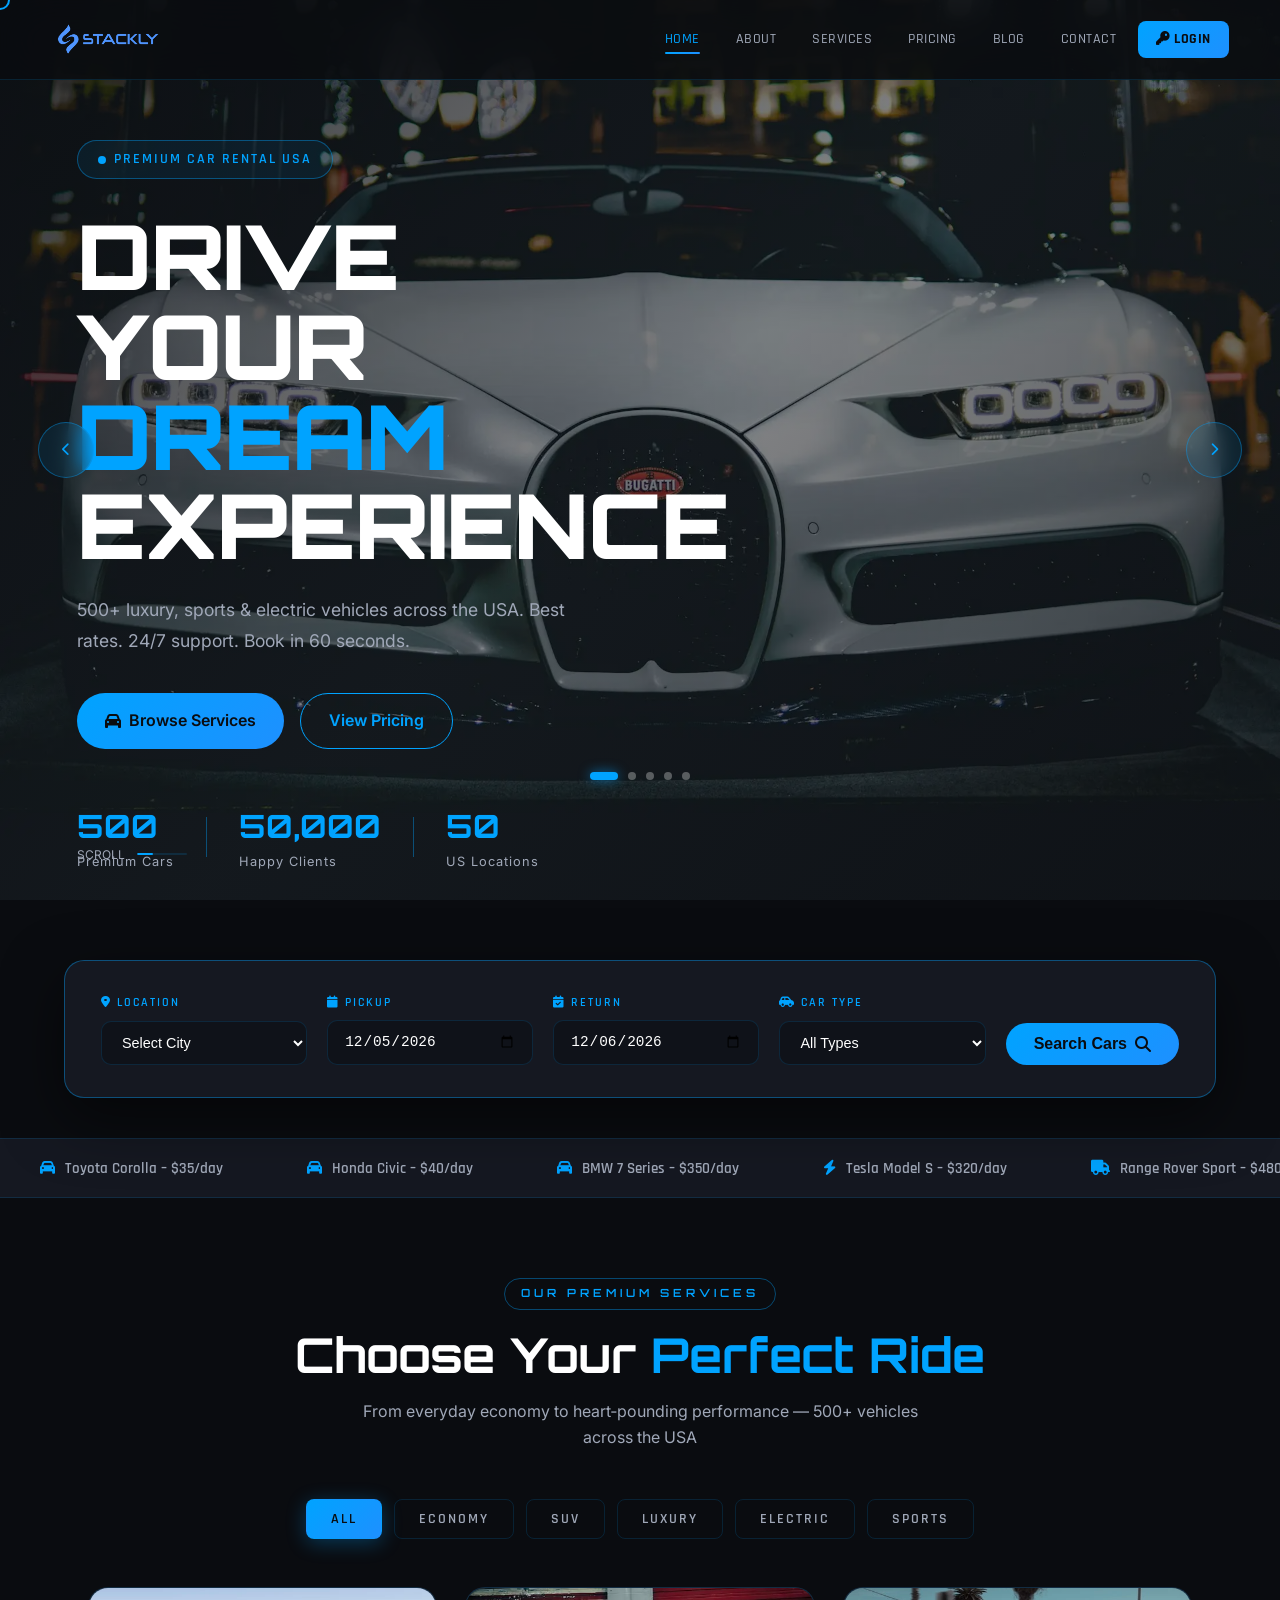
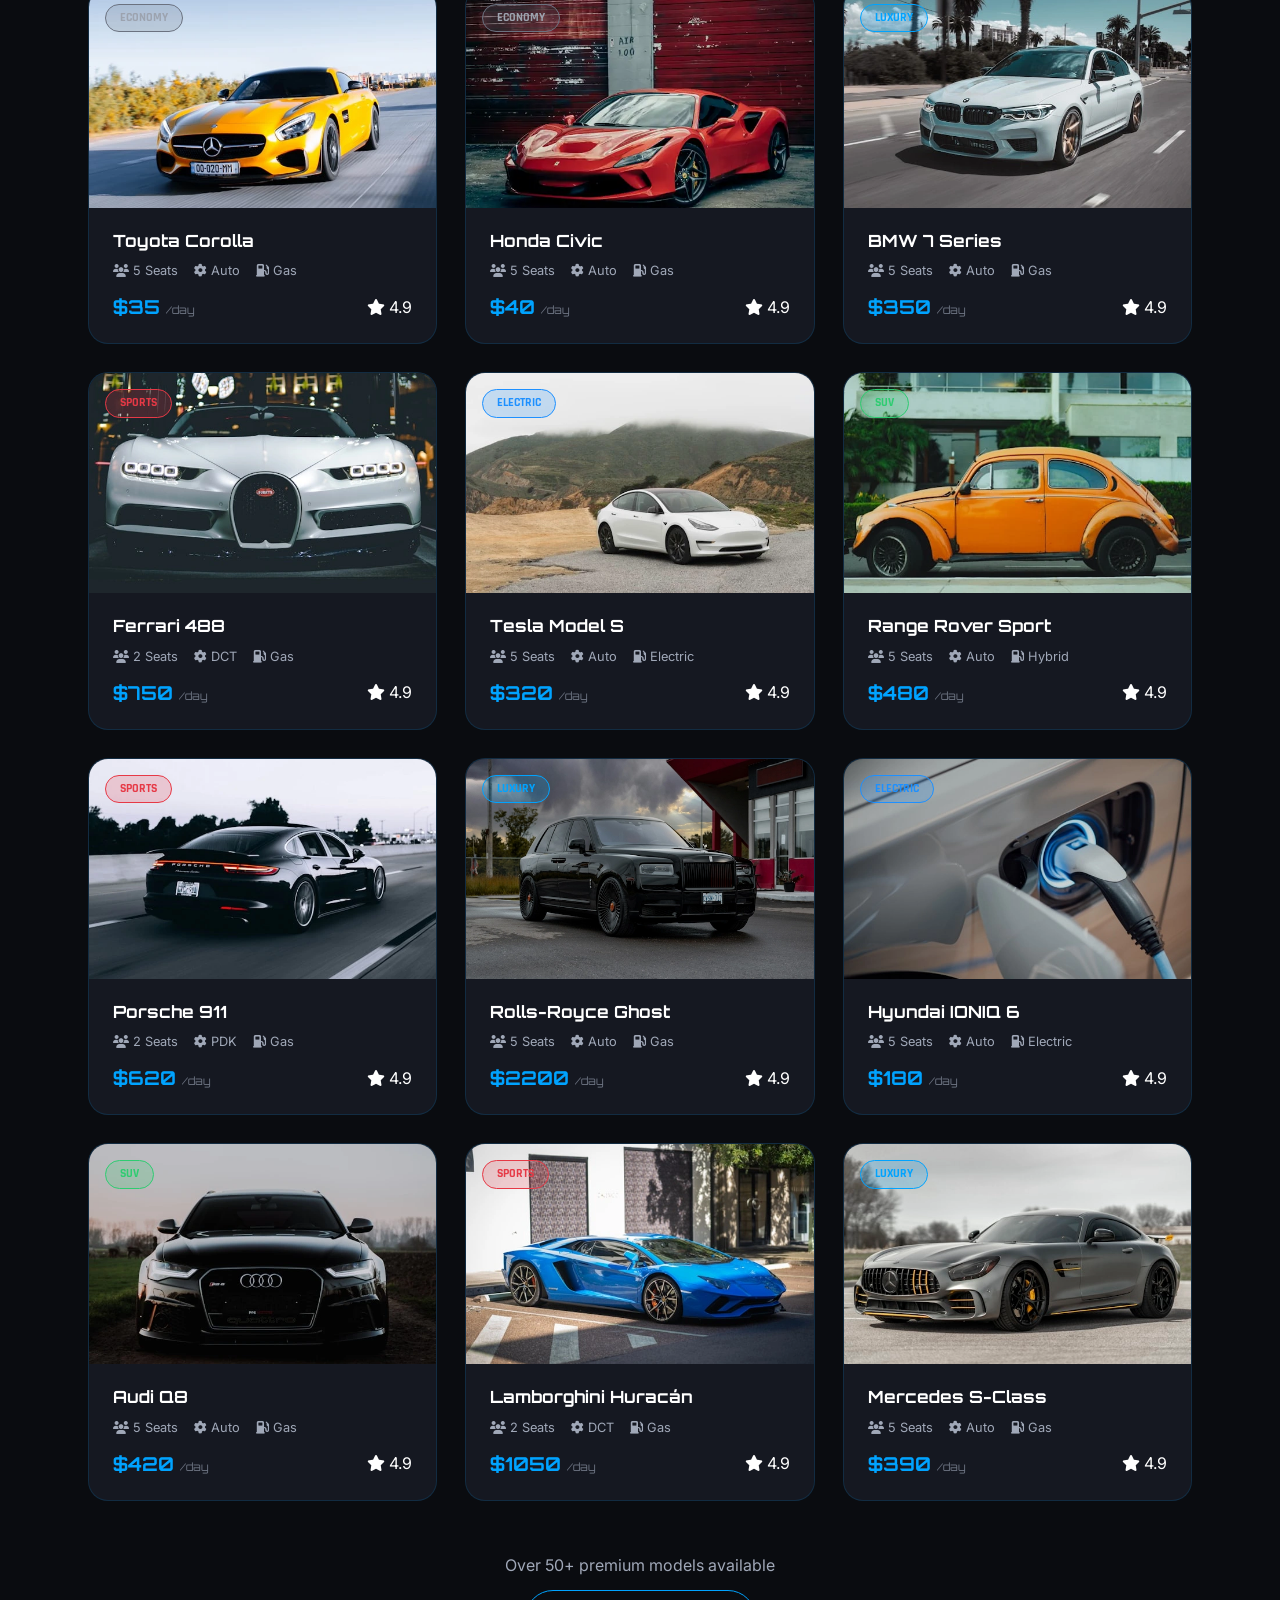
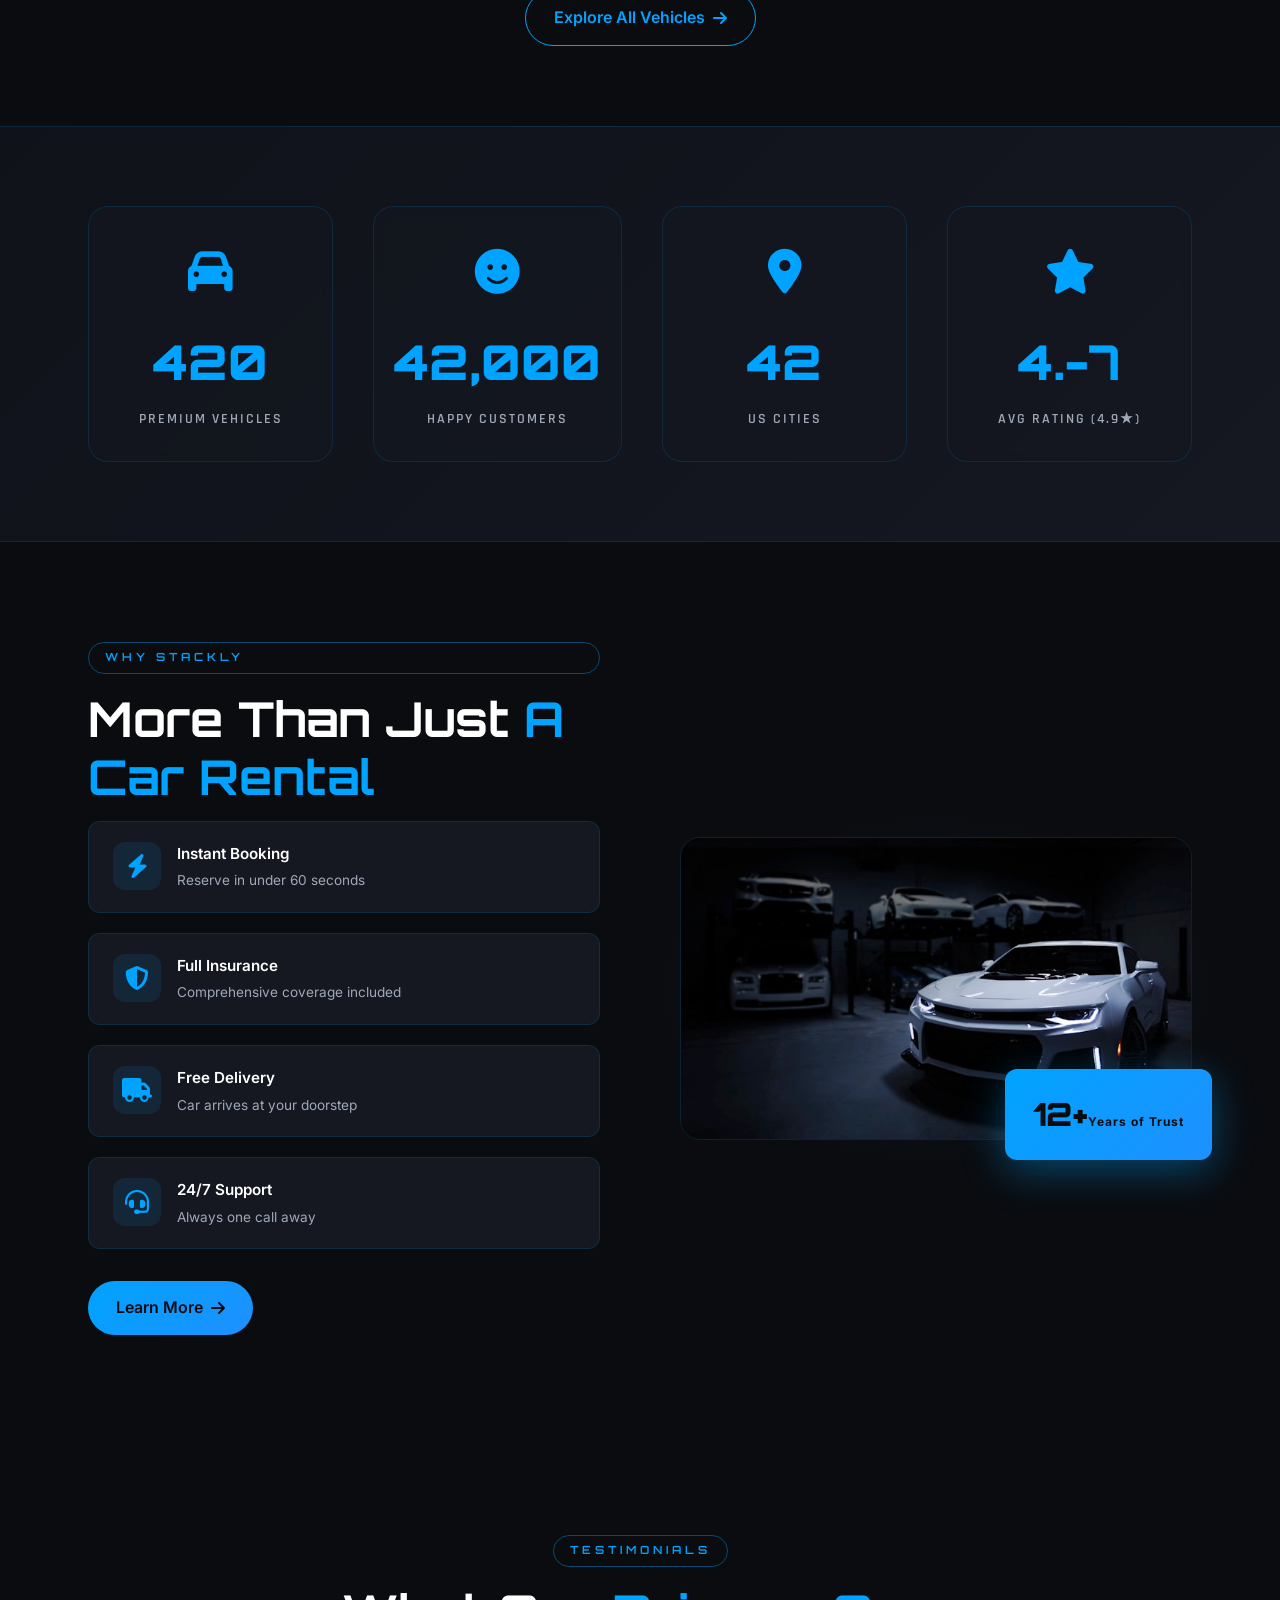
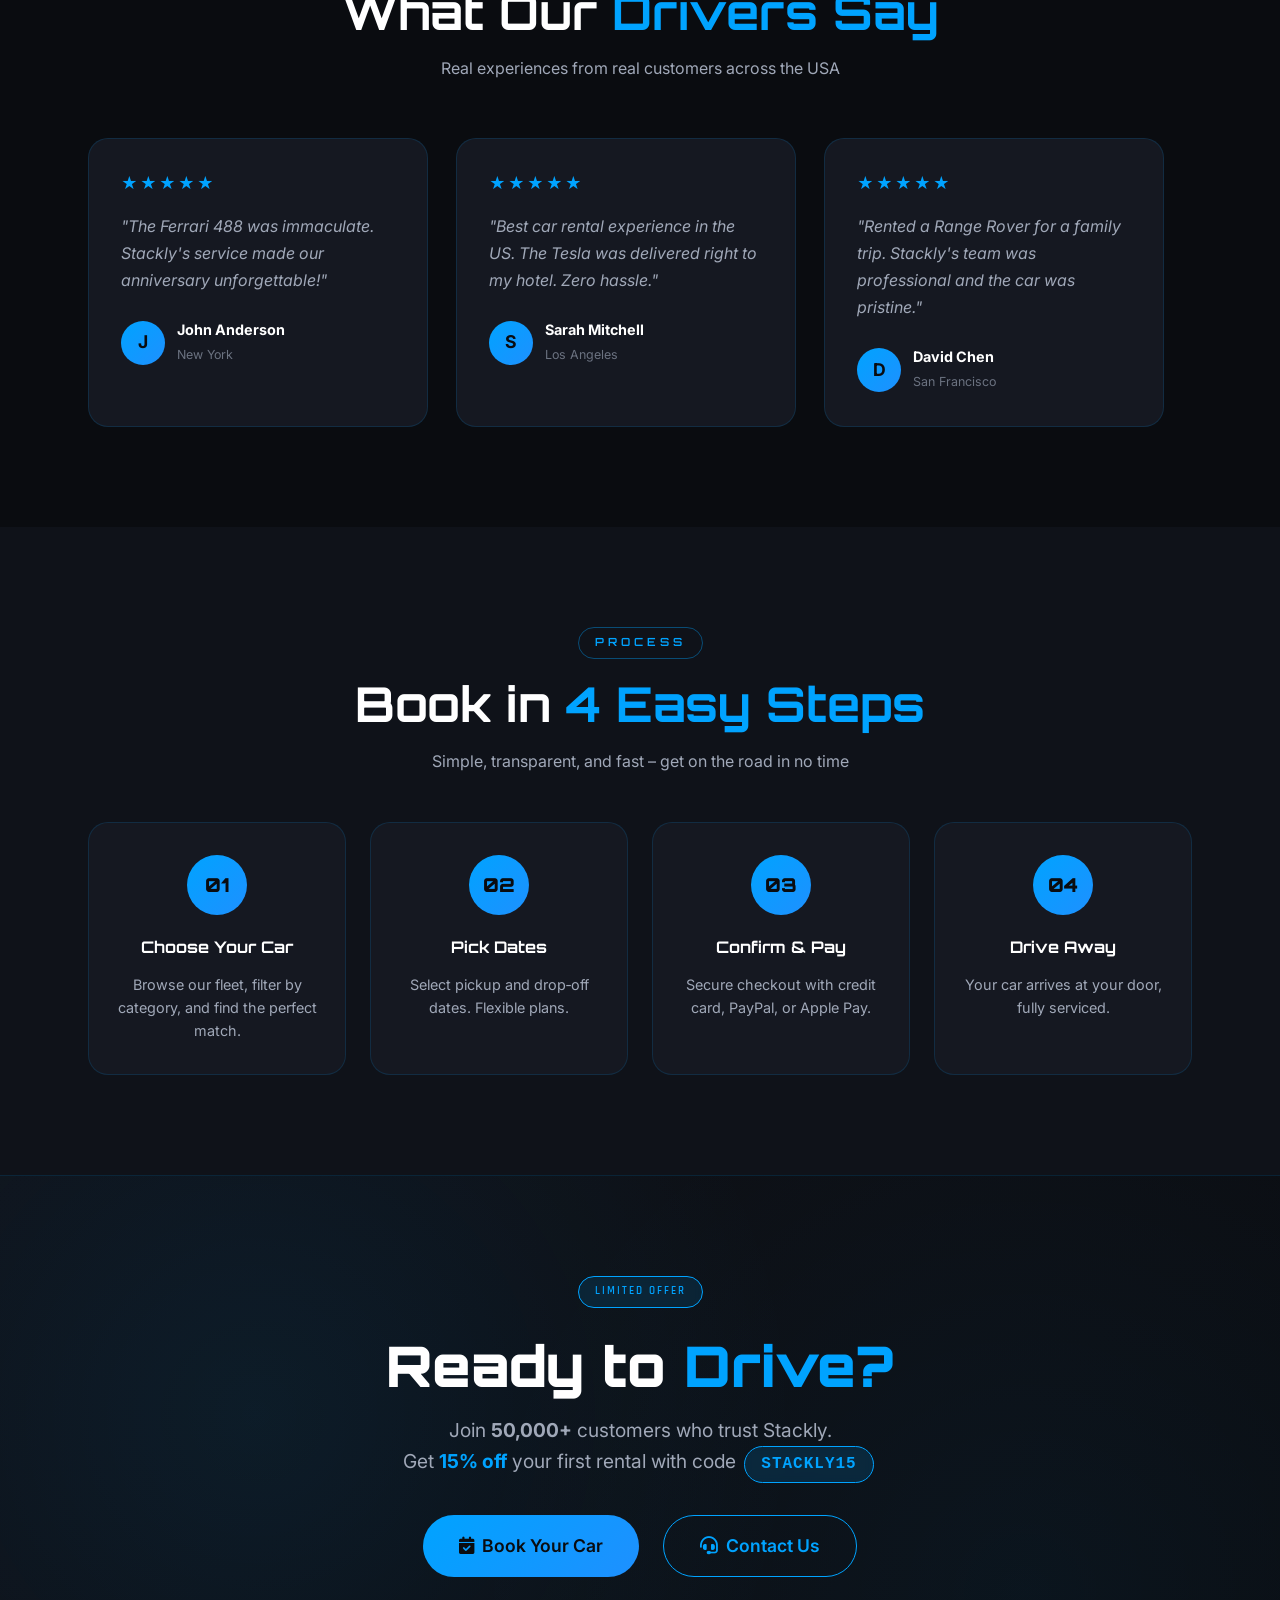
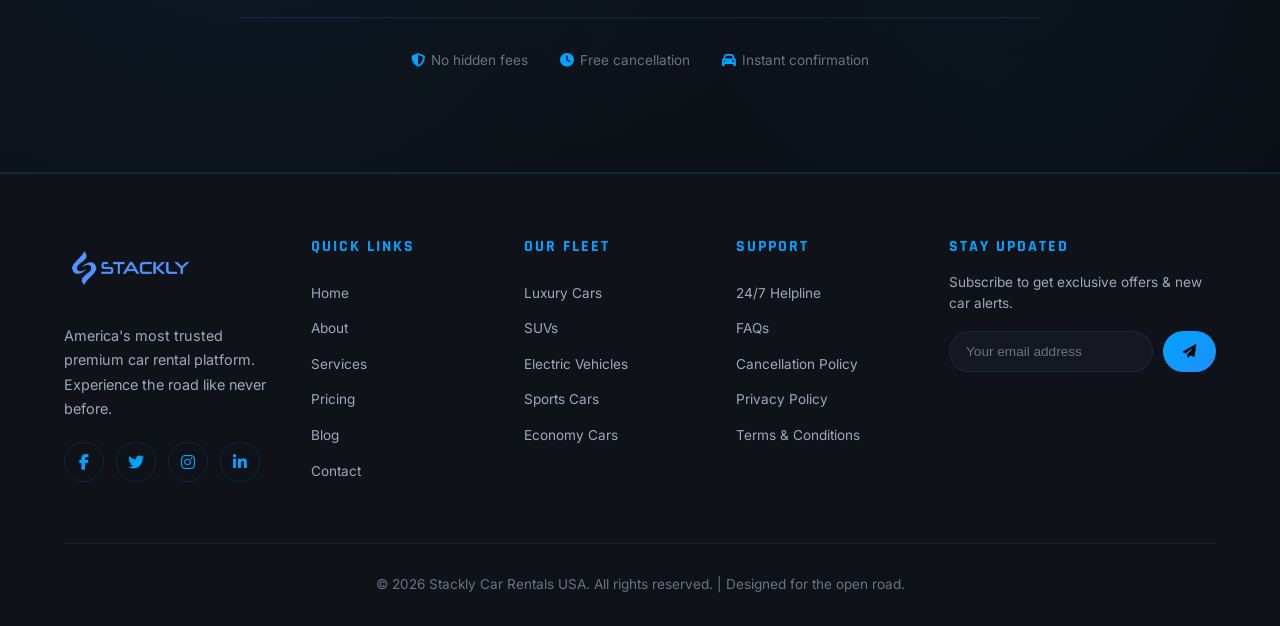
<file: index.html>
<!DOCTYPE html>
<html lang="en">
<head>
    <meta charset="UTF-8">
    <meta name="viewport" content="width=device-width, initial-scale=1.0">
    <title>Stackly – Premium Car Rentals USA</title>
    <link rel="preconnect" href="https://fonts.googleapis.com">
    <link href="https://fonts.googleapis.com/css2?family=Orbitron:wght@400;600;700;900&family=Inter:opsz,wght@14..32,300;14..32,400;14..32,500;14..32,600;14..32,700;14..32,800&family=Rajdhani:wght@300;400;500;600;700&display=swap" rel="stylesheet">
    <link rel="stylesheet" href="https://cdnjs.cloudflare.com/ajax/libs/font-awesome/6.5.1/css/all.min.css">
    <link rel="stylesheet" href="index.css">
</head>
<body>

    <!-- LOADER -->
    <div id="page-loader">
        <div class="loader-logo">STACKLY</div>
        <div class="loader-bar"><div class="loader-bar-fill"></div></div>
    </div>

    <!-- CURSOR -->
    <div class="cursor-glow"></div>

    <!-- NAVBAR -->
    <nav class="navbar" id="navbar">
        <div class="nav-container">
            <a href="index.html" class="nav-logo">
                <img src="logo-removebg-preview.webp" alt="Stackly" class="nav-logo-img">
            </a>
            <ul class="nav-links" id="navLinks">
                <li><a href="index.html" class="active">Home</a></li>
                <li><a href="about.html">About</a></li>
                <li><a href="services.html">Services</a></li>
                <li><a href="pricing.html">Pricing</a></li>
                <li><a href="blog.html">Blog</a></li>
                <li><a href="contact.html">Contact</a></li>
                <!-- ✅ Login button inside hamburger – placed at the bottom -->
                <li><a href="login.html" class="nav-btn-login"><i class="fas fa-key"></i> Login</a></li>
            </ul>
            <!-- Login button – desktop only -->

            <!-- HAMBURGER -->
            <button class="hamburger" id="hamburger" aria-label="Toggle navigation" aria-expanded="false">
                <span class="ham-line ham-top"></span>
                <span class="ham-line ham-mid"></span>
                <span class="ham-line ham-bot"></span>
            </button>
        </div>
        <!-- Overlay -->
        <div class="nav-overlay" id="navOverlay"></div>
    </nav>

    <!-- HERO (unchanged) -->
    <section class="hero" id="hero">
        <div class="hero-slides">
            <div class="slide active" style="background-image:url('index11.webp')"></div>
            <div class="slide" style="background-image:url('index1.webp')"></div>
            <div class="slide" style="background-image:url('index2\ \(1\).webp')"></div>
            <div class="slide" style="background-image:url('index3\ \(1\).webp')"></div>
            <div class="slide" style="background-image:url('index4\ \(1\).webp')"></div>
        </div>
        <div class="hero-overlay"></div>

        <div class="hero-content">
            <div class="hero-badge"><span class="badge-dot"></span> Premium Car Rental USA</div>
            <h1 class="hero-title">
                <span class="line1">DRIVE YOUR</span>
                <span class="line2">DREAM</span>
                <span class="line3">EXPERIENCE</span>
            </h1>
            <p class="hero-sub">500+ luxury, sports & electric vehicles across the USA. Best rates. 24/7 support. Book in 60 seconds.</p>
            <div class="hero-btns">
                <a href="services.html" class="btn btn-primary"><i class="fas fa-car"></i> Browse Services</a>
                <a href="pricing.html" class="btn btn-outline">View Pricing</a>
            </div>
            <div class="hero-stats">
                <div class="h-stat"><span class="h-num" data-target="500">0</span><span class="h-lbl">Premium Cars</span></div>
                <div class="h-divider"></div>
                <div class="h-stat"><span class="h-num" data-target="50000">0</span><span class="h-lbl">Happy Clients</span></div>
                <div class="h-divider"></div>
                <div class="h-stat"><span class="h-num" data-target="50">0</span><span class="h-lbl">US Locations</span></div>
            </div>
        </div>

        <div class="slide-dots">
            <span class="dot active"></span><span class="dot"></span><span class="dot"></span><span class="dot"></span><span class="dot"></span>
        </div>
        <button class="slide-arrow prev" id="slidePrev"><i class="fas fa-chevron-left"></i></button>
        <button class="slide-arrow next" id="slideNext"><i class="fas fa-chevron-right"></i></button>
        <div class="scroll-indicator"><span>Scroll</span><div class="scroll-line"><div class="scroll-dot"></div></div></div>
    </section>

    <!-- BOOKING BAR -->
    <section class="booking-section">
        <div class="booking-container">
            <form id="bookingForm" class="booking-card" onsubmit="return handleBookingSubmit(event)">
                <div class="booking-field">
                    <label><i class="fas fa-map-marker-alt"></i> Location</label>
                    <select id="bookingLocation" required>
                        <option value="">Select City</option>
                        <option value="New York">New York, NY</option>
                        <option value="Los Angeles">Los Angeles, CA</option>
                        <option value="Chicago">Chicago, IL</option>
                        <option value="Miami">Miami, FL</option>
                        <option value="Las Vegas">Las Vegas, NV</option>
                        <option value="San Francisco">San Francisco, CA</option>
                        <option value="Dallas">Dallas, TX</option>
                        <option value="Seattle">Seattle, WA</option>
                        <option value="Denver">Denver, CO</option>
                        <option value="Boston">Boston, MA</option>
                        <option value="Washington">Washington, DC</option>
                        <option value="Atlanta">Atlanta, GA</option>
                    </select>
                </div>
                <div class="booking-field">
                    <label><i class="fas fa-calendar"></i> Pickup</label>
                    <input type="date" id="pickupDate" required />
                </div>
                <div class="booking-field">
                    <label><i class="fas fa-calendar-check"></i> Return</label>
                    <input type="date" id="returnDate" required />
                </div>
                <div class="booking-field">
                    <label><i class="fas fa-car-side"></i> Car Type</label>
                    <select id="carType" required>
                        <option value="">All Types</option>
                        <option value="economy">Economy</option>
                        <option value="suv">SUV</option>
                        <option value="luxury">Luxury</option>
                        <option value="electric">Electric</option>
                        <option value="sports">Sports</option>
                    </select>
                </div>
                <button type="submit" class="btn btn-primary booking-btn">
                    Search Cars <i class="fas fa-search"></i>
                </button>
            </form>
        </div>
    </section>

    <!-- TICKER -->
    <div class="ticker-section">
        <div class="ticker-wrap"><div class="ticker-track">
            <span><i class="fas fa-car"></i> Toyota Corolla – $35/day</span>
            <span><i class="fas fa-car"></i> Honda Civic – $40/day</span>
            <span><i class="fas fa-car"></i> BMW 7 Series – $350/day</span>
            <span><i class="fas fa-bolt"></i> Tesla Model S – $320/day</span>
            <span><i class="fas fa-truck"></i> Range Rover Sport – $480/day</span>
            <span><i class="fas fa-flag-checkered"></i> Ferrari 488 – $750/day</span>
            <span><i class="fas fa-gem"></i> Rolls-Royce Ghost – $2,200/day</span>
            <span><i class="fas fa-charging-station"></i> Porsche Taycan – $620/day</span>
            <span><i class="fas fa-car"></i> Lamborghini Huracán – $1,050/day</span>
            <span><i class="fas fa-car"></i> Audi Q8 – $420/day</span>
        </div></div>
    </div>

    <!-- SERVICES -->
    <section class="services-section" id="services">
        <div class="container">
            <div class="section-head fade-up">
                <div class="section-label">Our Premium Services</div>
                <h2 class="section-title">Choose Your <span>Perfect Ride</span></h2>
                <p class="section-sub">From everyday economy to heart‑pounding performance — 500+ vehicles across the USA</p>
            </div>
            <div class="services-tabs fade-up">
                <button class="tab-btn active" data-cat="all">All</button>
                <button class="tab-btn" data-cat="economy">Economy</button>
                <button class="tab-btn" data-cat="suv">SUV</button>
                <button class="tab-btn" data-cat="luxury">Luxury</button>
                <button class="tab-btn" data-cat="electric">Electric</button>
                <button class="tab-btn" data-cat="sports">Sports</button>
            </div>
            <div class="services-grid" id="servicesGrid"></div>
            <div class="services-cta fade-up">
                <div class="services-cta-sub">Over 50+ premium models available</div>
                <a href="404.html" class="btn btn-outline">Explore All Vehicles <i class="fas fa-arrow-right"></i></a>
            </div>
        </div>
    </section>

    <!-- STATS -->
    <section class="stats-section" id="stats">
        <div class="stats-bg"></div>
        <div class="container stats-grid">
            <div class="stat-item fade-up">
                <div class="stat-icon"><i class="fas fa-car"></i></div>
                <div class="stat-num" data-target="500">0</div>
                <div class="stat-lbl">Premium Vehicles</div>
            </div>
            <div class="stat-item fade-up">
                <div class="stat-icon"><i class="fas fa-smile"></i></div>
                <div class="stat-num" data-target="50000">0</div>
                <div class="stat-lbl">Happy Customers</div>
            </div>
            <div class="stat-item fade-up">
                <div class="stat-icon"><i class="fas fa-map-marker-alt"></i></div>
                <div class="stat-num" data-target="50">0</div>
                <div class="stat-lbl">US Cities</div>
            </div>
            <div class="stat-item fade-up">
                <div class="stat-icon"><i class="fas fa-star"></i></div>
                <div class="stat-num" data-target="4">0</div>
                <div class="stat-lbl">Avg Rating (4.9★)</div>
            </div>
        </div>
    </section>

    <!-- WHY US -->
    <section class="why-section">
        <div class="container">
            <div class="why-inner">
                <div class="why-left slide-right">
                    <div class="section-label">Why Stackly</div>
                    <h2 class="section-title">More Than Just <span>A Car Rental</span></h2>
                    <div class="why-features">
                        <div class="why-feat">
                            <div class="feat-icon"><i class="fas fa-bolt"></i></div>
                            <div><h4>Instant Booking</h4><p>Reserve in under 60 seconds</p></div>
                        </div>
                        <div class="why-feat">
                            <div class="feat-icon"><i class="fas fa-shield-alt"></i></div>
                            <div><h4>Full Insurance</h4><p>Comprehensive coverage included</p></div>
                        </div>
                        <div class="why-feat">
                            <div class="feat-icon"><i class="fas fa-truck"></i></div>
                            <div><h4>Free Delivery</h4><p>Car arrives at your doorstep</p></div>
                        </div>
                        <div class="why-feat">
                            <div class="feat-icon"><i class="fas fa-headset"></i></div>
                            <div><h4>24/7 Support</h4><p>Always one call away</p></div>
                        </div>
                    </div>
                    <a href="404.html" class="btn btn-primary">Learn More <i class="fas fa-arrow-right"></i></a>
                </div>
                <div class="why-right slide-left">
                    <div class="why-img-wrap">
                        <img src="index1.webp" alt="Luxury Car">
                        <div class="why-badge"><span class="wb-num">12+</span><span class="wb-txt">Years of Trust</span></div>
                        <div class="why-glow"></div>
                    </div>
                </div>
            </div>
        </div>
    </section>

    <!-- TESTIMONIALS -->
    <section class="testimonials-section">
        <div class="container">
            <div class="section-head fade-up">
                <div class="section-label">Testimonials</div>
                <h2 class="section-title">What Our <span>Drivers Say</span></h2>
                <p class="section-sub">Real experiences from real customers across the USA</p>
            </div>
            <div class="testi-marquee">
                <div class="testi-marquee-track" id="testiMarquee"></div>
            </div>
        </div>
    </section>

    <!-- HOW IT WORKS -->
    <section class="howitworks-section">
        <div class="container">
            <div class="section-head fade-up">
                <div class="section-label">Process</div>
                <h2 class="section-title">Book in <span>4 Easy Steps</span></h2>
                <p class="section-sub">Simple, transparent, and fast – get on the road in no time</p>
            </div>
            <div class="steps-grid">
                <div class="step-card fade-up"><div class="step-number">01</div><h3>Choose Your Car</h3><p>Browse our fleet, filter by category, and find the perfect match.</p></div>
                <div class="step-card fade-up"><div class="step-number">02</div><h3>Pick Dates</h3><p>Select pickup and drop‑off dates. Flexible plans.</p></div>
                <div class="step-card fade-up"><div class="step-number">03</div><h3>Confirm & Pay</h3><p>Secure checkout with credit card, PayPal, or Apple Pay.</p></div>
                <div class="step-card fade-up"><div class="step-number">04</div><h3>Drive Away</h3><p>Your car arrives at your door, fully serviced.</p></div>
            </div>
        </div>
    </section>

    <!-- CTA -->
    <section class="cta-section">
        <div class="cta-particles-bg"></div>
        <div class="cta-inner fade-up">
            <div class="cta-badge">Limited Offer</div>
            <h2 class="cta-title">Ready to <span>Drive?</span></h2>
            <p class="cta-sub">Join <strong>50,000+</strong> customers who trust Stackly.<br>Get <strong class="highlight">15% off</strong> your first rental with code <a href="services.html" style="text-decoration: none; color: inherit;"><span class="code">STACKLY15</span></a></p>
            <div class="cta-btns">
                <a href="404.html" class="btn btn-primary btn-large"><i class="fas fa-calendar-check"></i> Book Your Car</a>
                <a href="404.html" class="btn btn-outline btn-large"><i class="fas fa-headset"></i> Contact Us</a>
            </div>
            <div class="cta-trust">
                <span><i class="fas fa-shield-alt"></i> No hidden fees</span>
                <span><i class="fas fa-clock"></i> Free cancellation</span>
                <span><i class="fas fa-car"></i> Instant confirmation</span>
            </div>
        </div>
    </section>

    <!-- FOOTER -->
    <footer class="footer">
        <div class="footer-container">
            <div class="footer-main">
                <div class="footer-brand">
                    <div class="logo-wrap">
                        <img src="logo-removebg-preview.webp" alt="Stackly">
                        
                    </div>
                    <p>America's most trusted premium car rental platform. Experience the road like never before.</p>
                    <div class="footer-social">
                        <a href="404.html"><i class="fab fa-facebook-f"></i></a>
                        <a href="404.html"><i class="fab fa-twitter"></i></a>
                        <a href="404.html"><i class="fab fa-instagram"></i></a>
                        <a href="404.html"><i class="fab fa-linkedin-in"></i></a>
                    </div>
                </div>
                <div class="footer-col">
                    <h4>Quick Links</h4>
                    <ul>
                        <li><a href="index.html">Home</a></li>
                        <li><a href="about.html">About</a></li>
                        <li><a href="services.html">Services</a></li>
                        <li><a href="pricing.html">Pricing</a></li>
                        <li><a href="blog.html">Blog</a></li>
                        <li><a href="contact.html">Contact</a></li>
                    </ul>
                </div>
                <div class="footer-col">
                    <h4>Our Fleet</h4>
                    <ul>
                        <li><a href="services.html">Luxury Cars</a></li>
                        <li><a href="services.html">SUVs</a></li>
                        <li><a href="services.html">Electric Vehicles</a></li>
                        <li><a href="services.html">Sports Cars</a></li>
                        <li><a href="services.html">Economy Cars</a></li>
                    </ul>
                </div>
                <div class="footer-col">
                    <h4>Support</h4>
                    <ul>
                        <li><a href="contact.html">24/7 Helpline</a></li>
                        <li><a href="404.html">FAQs</a></li>
                        <li><a href="404.html">Cancellation Policy</a></li>
                        <li><a href="404.html">Privacy Policy</a></li>
                        <li><a href="404.html">Terms & Conditions</a></li>
                    </ul>
                </div>
                <div class="footer-newsletter">
                    <h4>Stay Updated</h4>
                    <p>Subscribe to get exclusive offers & new car alerts.</p>
                    <div class="newsletter-form">
                        <input type="email" placeholder="Your email address" id="footerEmail">
                        <button id="footerSubscribe"><i class="fas fa-paper-plane"></i></button>
                    </div>
                    <div class="newsletter-error" id="newsletterError"><i class="fas fa-exclamation-circle"></i> Please enter a valid email.</div>
                </div>
            </div>
            <div class="footer-bottom">
                <p>&copy; 2026 Stackly Car Rentals USA. All rights reserved. | Designed for the open road.</p>
            </div>
        </div>
    </footer>

    <script src="index.js"></script>
</body>
</html>
</file>
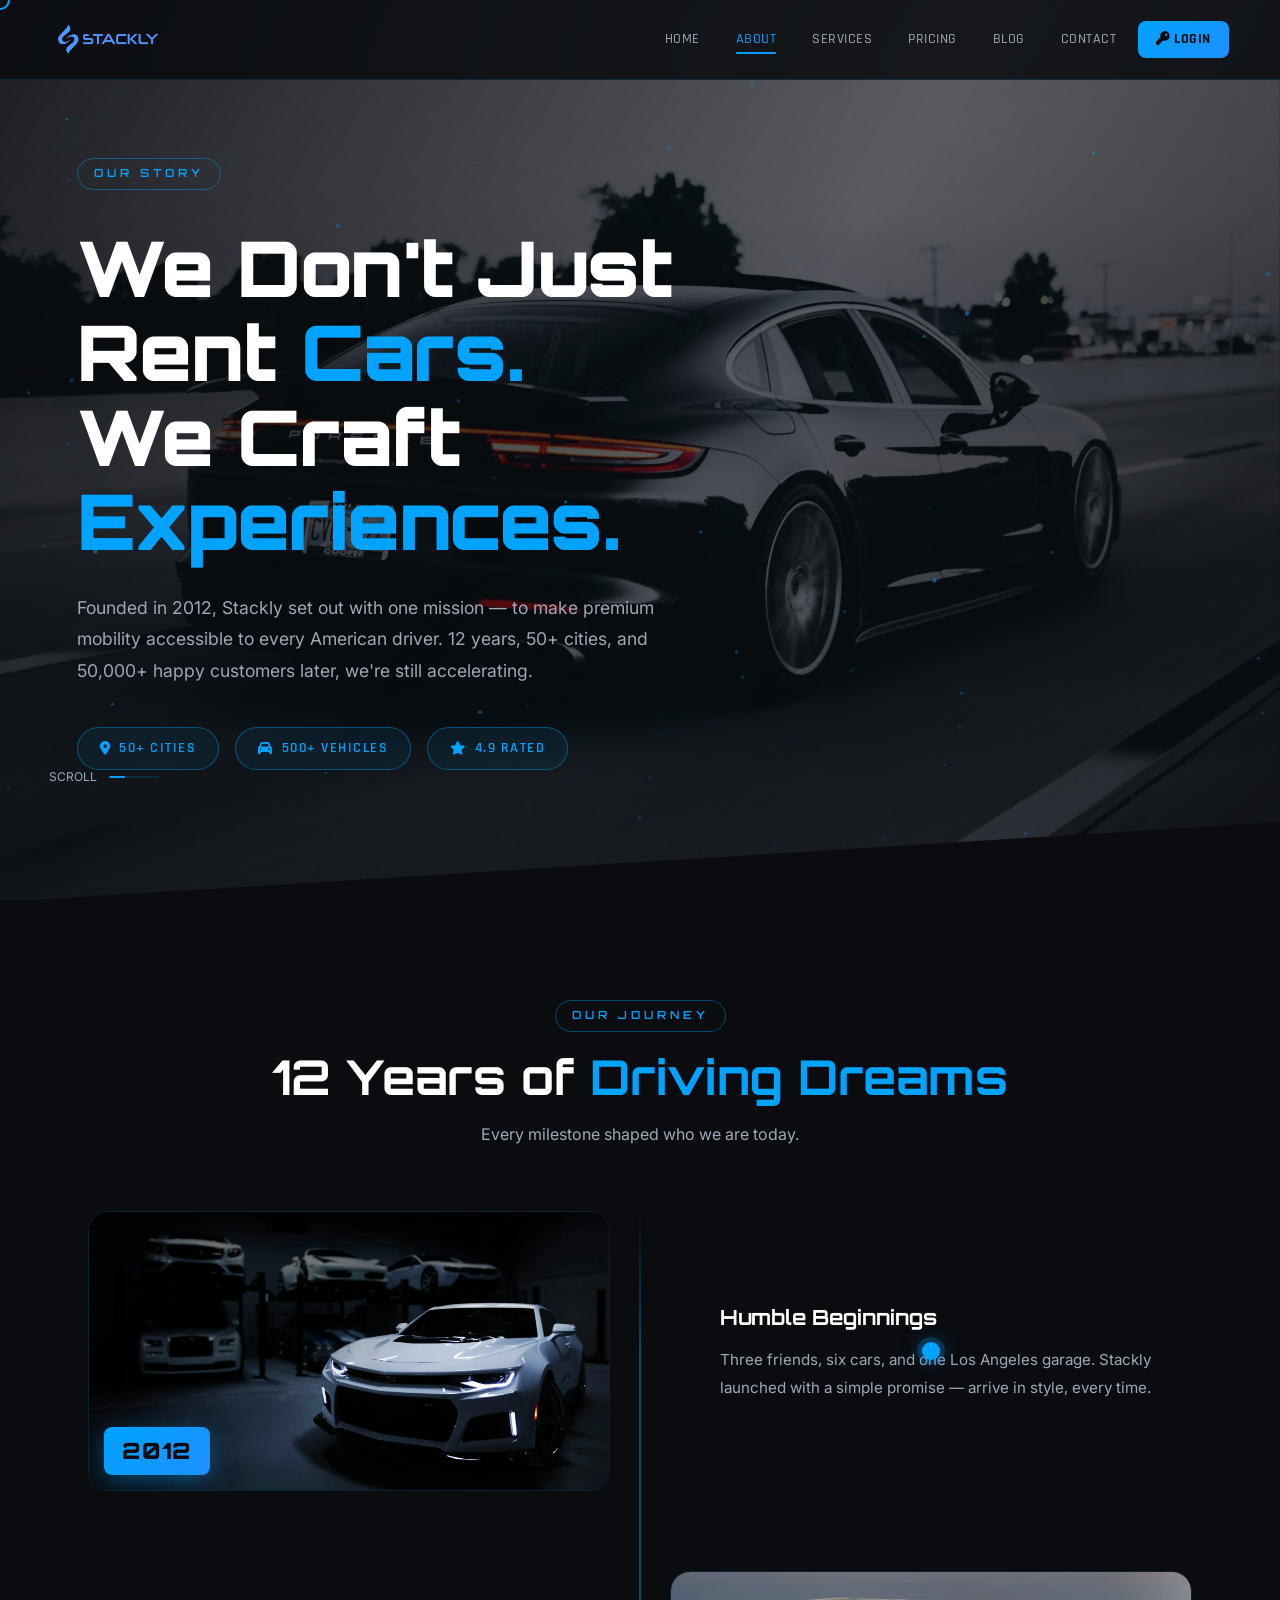
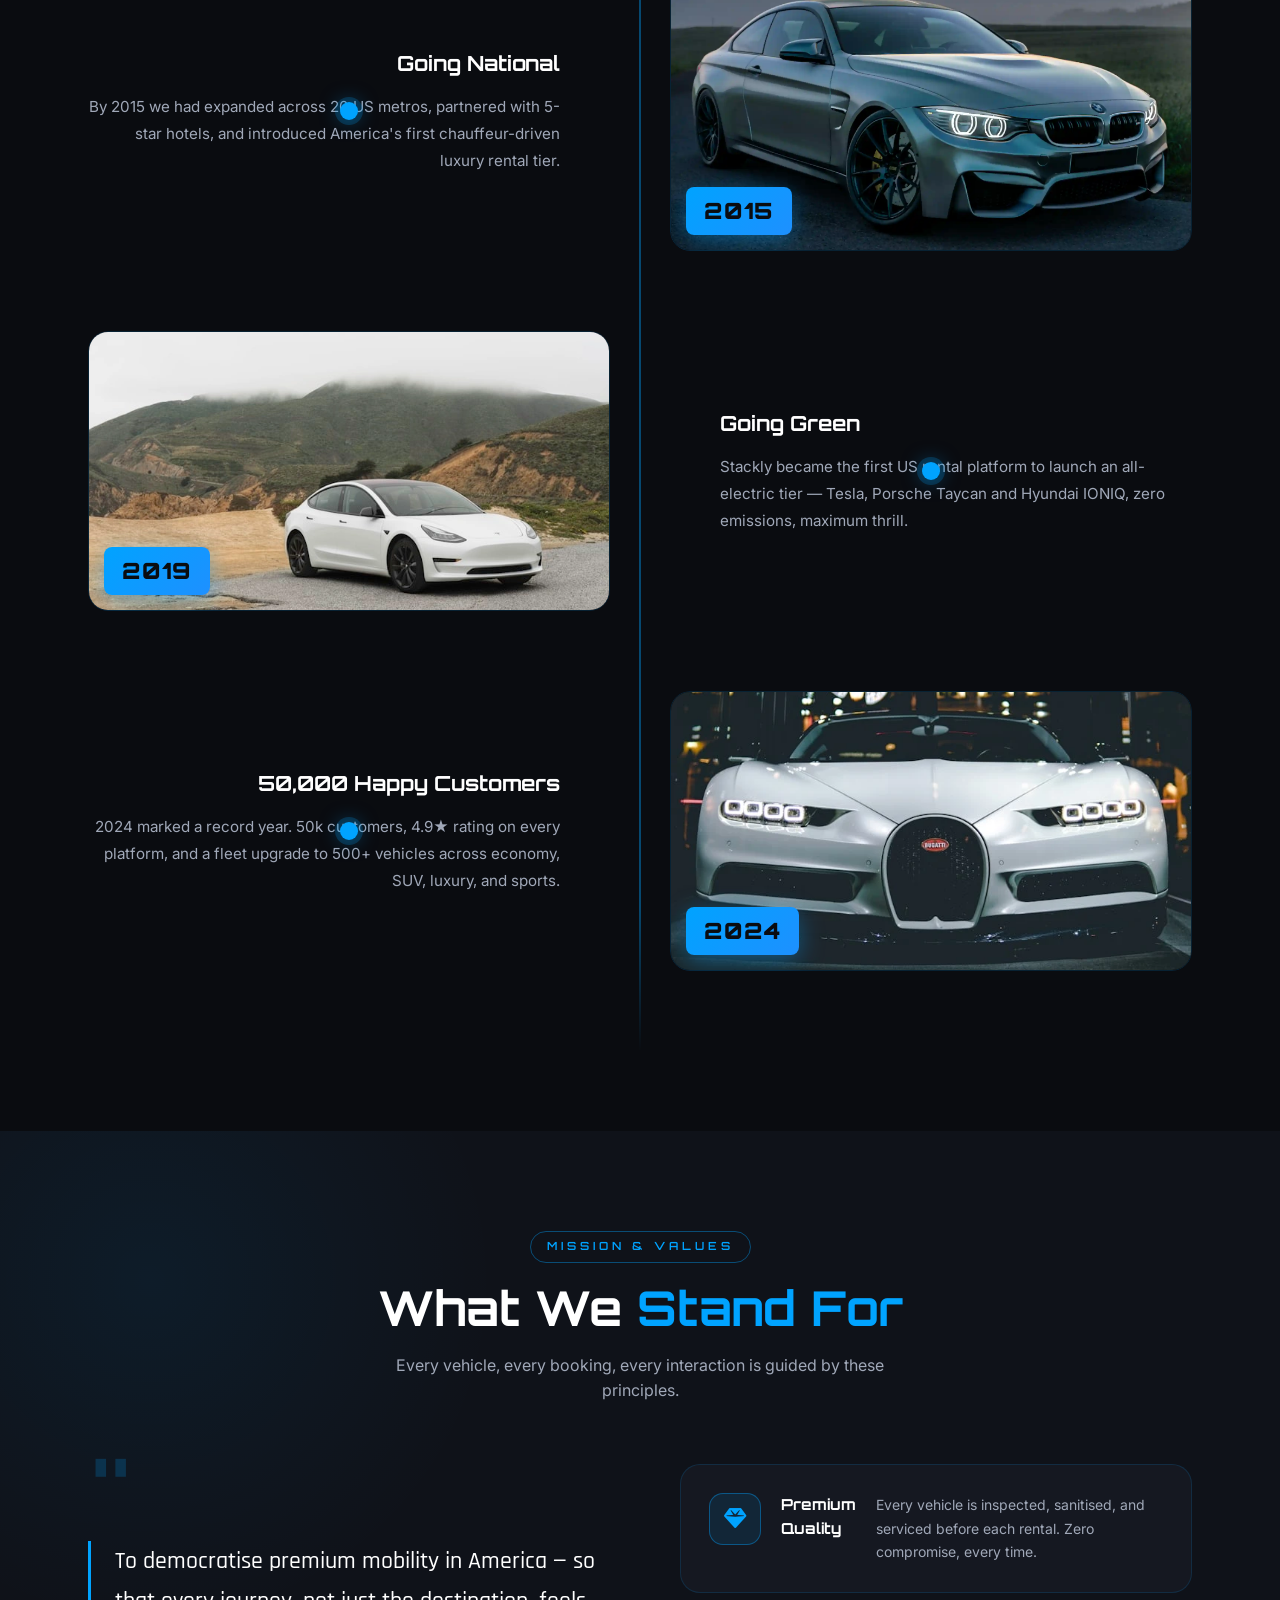
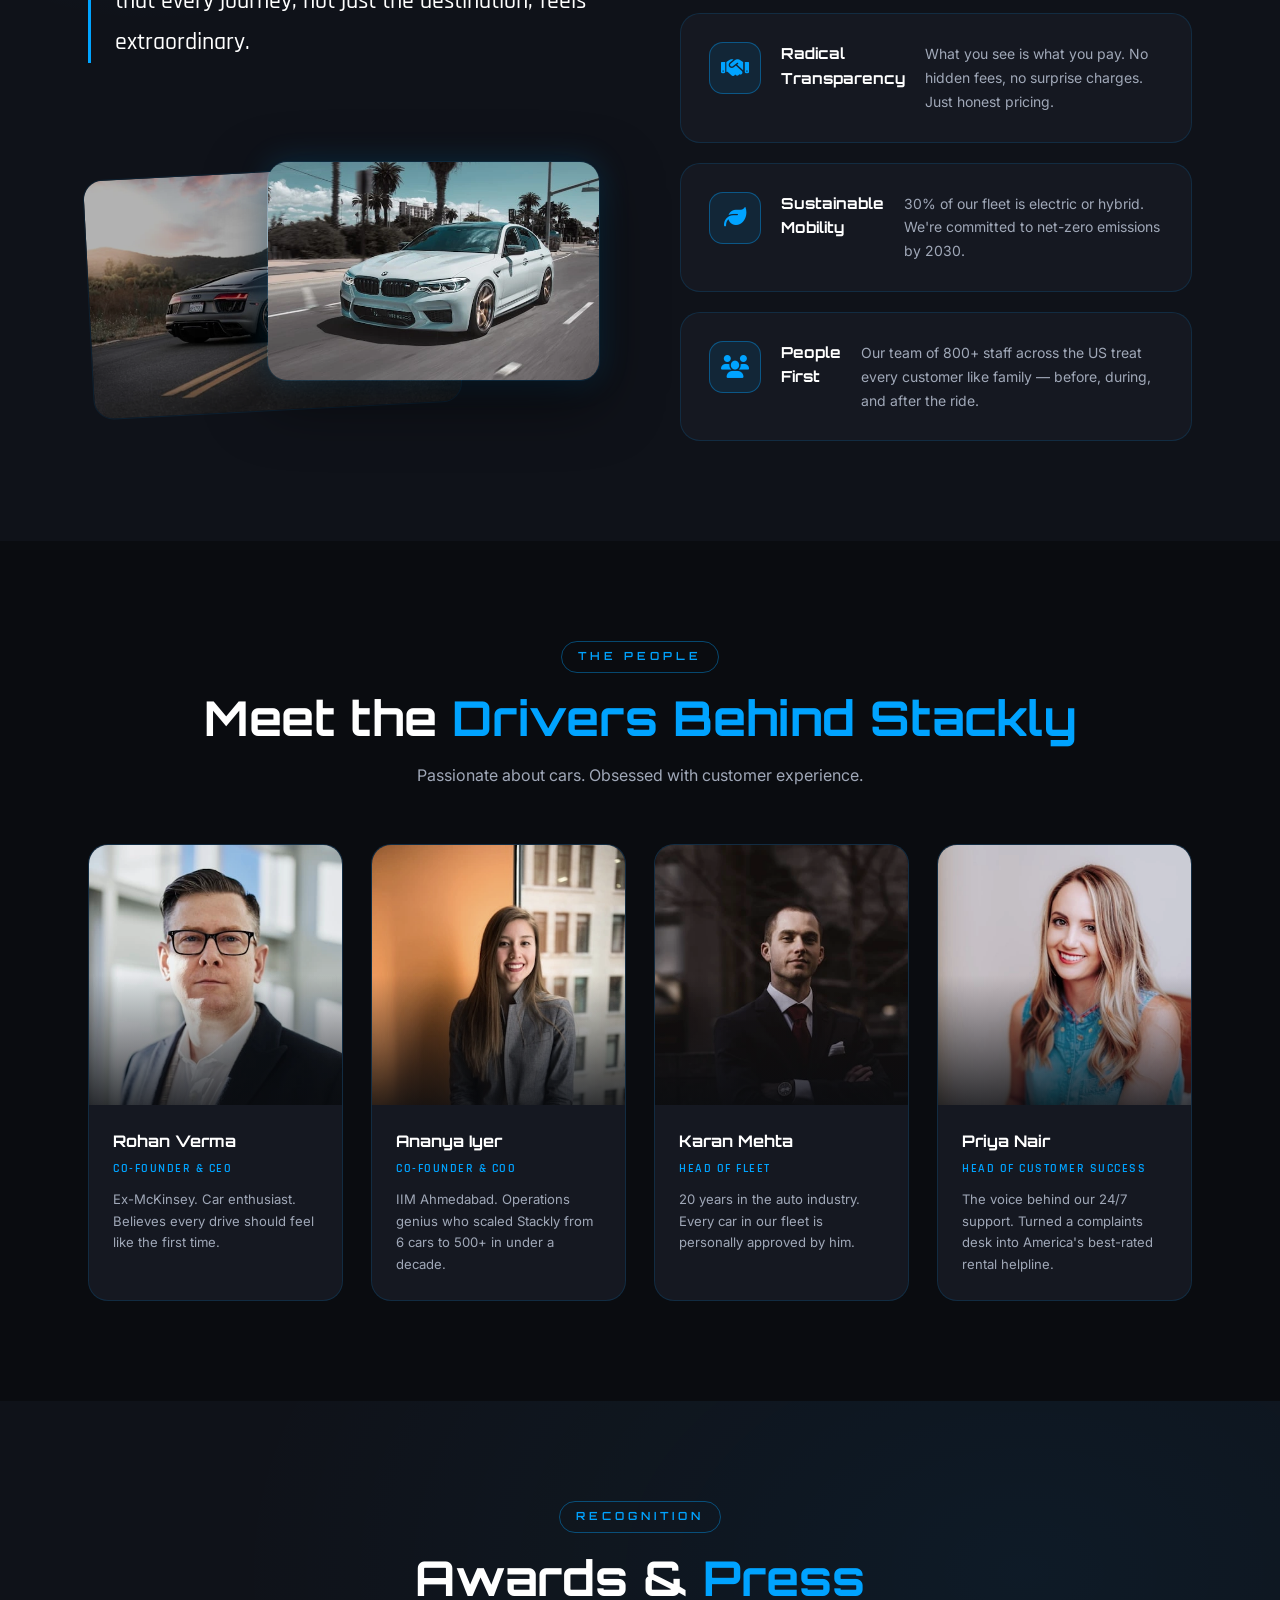
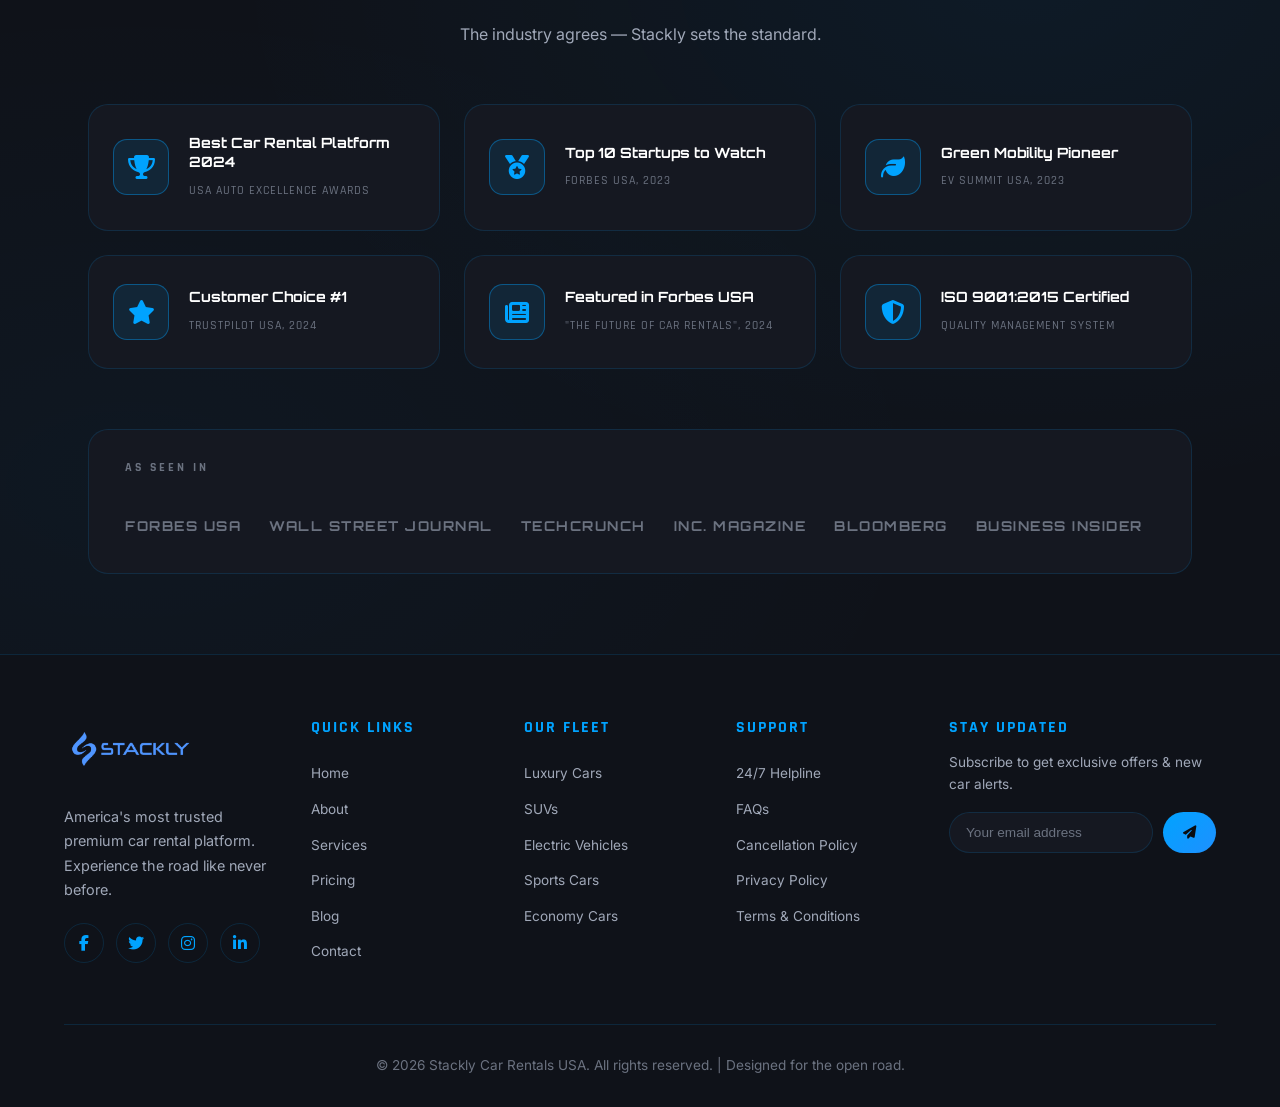
<file: about.html>
<!DOCTYPE html>
<html lang="en">
<head>
    <meta charset="UTF-8" />
    <meta name="viewport" content="width=device-width, initial-scale=1.0, viewport-fit=cover" />
    <title>About Us – Stackly Premium Car Rentals USA</title>
    <link rel="preconnect" href="https://fonts.googleapis.com" />
    <link href="https://fonts.googleapis.com/css2?family=Orbitron:wght@400;600;700;900&family=Inter:opsz,wght@14..32,300;14..32,400;14..32,500;14..32,600;14..32,700;14..32,800&family=Rajdhani:wght@300;400;500;600;700&display=swap" rel="stylesheet" />
    <link rel="stylesheet" href="https://cdnjs.cloudflare.com/ajax/libs/font-awesome/6.5.1/css/all.min.css" />
    <link rel="stylesheet" href="index.css" />
    <link rel="stylesheet" href="about.css" />
</head>
<body>

    <!-- LOADER -->
    <div id="page-loader">
        <div class="loader-logo">STACKLY</div>
        <div class="loader-bar"><div class="loader-bar-fill"></div></div>
    </div>

    <!-- CURSOR -->
    <div class="cursor-glow"></div>

    <!-- NAVBAR -->
    <nav class="navbar" id="navbar">
        <div class="nav-container">
            <a href="index.html" class="nav-logo">
                <img src="logo-removebg-preview.webp" alt="Stackly" class="nav-logo-img" />
            </a>
            <ul class="nav-links" id="navLinks">
                <li><a href="index.html">Home</a></li>
                <li><a href="about.html" class="active">About</a></li>
                <li><a href="services.html">Services</a></li>
                <li><a href="pricing.html">Pricing</a></li>
                <li><a href="blog.html">Blog</a></li>
                <li><a href="contact.html">Contact</a></li>
                <li><a href="login.html" class="nav-btn-login"><i class="fas fa-key"></i> Login</a></li>
            </ul>

            <button class="hamburger" id="hamburger" aria-label="Toggle navigation" aria-expanded="false">
                <span class="ham-line ham-top"></span>
                <span class="ham-line ham-mid"></span>
                <span class="ham-line ham-bot"></span>
            </button>
        </div>
        <div class="nav-overlay" id="navOverlay"></div>
    </nav>

    <!-- ═══ HERO ═══ -->
    <section class="about-hero">
        <canvas id="about-particles"></canvas>
        <div class="about-hero-overlay"></div>
        <div class="about-hero-img" style="background-image:url('about11.webp')"></div>

        <div class="about-hero-content">
            <div class="section-label fade-up">Our Story</div>
            <h1 class="about-hero-title fade-up">
                We Don't Just Rent <span>Cars.</span><br />
                We Craft <span>Experiences.</span>
            </h1>
            <p class="about-hero-sub fade-up">
                Founded in 2012, Stackly set out with one mission — to make premium mobility
                accessible to every American driver. 12 years, 50+ cities, and 50,000+ happy
                customers later, we're still accelerating.
            </p>
            <div class="about-hero-pills fade-up">
                <span><i class="fas fa-map-marker-alt"></i> 50+ Cities</span>
                <span><i class="fas fa-car"></i> 500+ Vehicles</span>
                <span><i class="fas fa-star"></i> 4.9 Rated</span>
            </div>
            <div class="scroll-indicator fade-up">
                <span>Scroll</span>
                <div class="scroll-line"><div class="scroll-dot"></div></div>
            </div>
        </div>

        <div class="hero-slice"></div>
    </section>

    <!-- ═══ TIMELINE ═══ -->
    <section class="story-section">
        <div class="container">
            <div class="section-head fade-up">
                <div class="section-label">Our Journey</div>
                <h2 class="section-title">12 Years of <span>Driving Dreams</span></h2>
                <p class="section-sub">Every milestone shaped who we are today.</p>
            </div>

            <div class="timeline">

                <div class="timeline-item left fade-timeline-left">
                    <div class="tl-image-wrap">
                        <img src="index3 (1).webp" alt="2012 Founding" />
                        <div class="tl-year-badge">2012</div>
                    </div>
                    <div class="tl-content">
                        <div class="tl-dot"></div>
                        <h3>Humble Beginnings</h3>
                        <p>Three friends, six cars, and one Los Angeles garage. Stackly launched with a simple promise — arrive in style, every time.</p>
                    </div>
                </div>

                <div class="timeline-item right fade-timeline-right">
                    <div class="tl-content">
                        <div class="tl-dot"></div>
                        <h3>Going National</h3>
                        <p>By 2015 we had expanded across 20 US metros, partnered with 5-star hotels, and introduced America's first chauffeur-driven luxury rental tier.</p>
                    </div>
                    <div class="tl-image-wrap">
                        <img src="index4 (1).webp" alt="2015 Expansion" />
                        <div class="tl-year-badge">2015</div>
                    </div>
                </div>

                <div class="timeline-item left fade-timeline-left">
                    <div class="tl-image-wrap">
                        <img src="abouthtml3.webp" alt="2019 Electric" />
                        <div class="tl-year-badge">2019</div>
                    </div>
                    <div class="tl-content">
                        <div class="tl-dot"></div>
                        <h3>Going Green</h3>
                        <p>Stackly became the first US rental platform to launch an all-electric tier — Tesla, Porsche Taycan and Hyundai IONIQ, zero emissions, maximum thrill.</p>
                    </div>
                </div>

                <div class="timeline-item right fade-timeline-right">
                    <div class="tl-content">
                        <div class="tl-dot"></div>
                        <h3>50,000 Happy Customers</h3>
                        <p>2024 marked a record year. 50k customers, 4.9★ rating on every platform, and a fleet upgrade to 500+ vehicles across economy, SUV, luxury, and sports.</p>
                    </div>
                    <div class="tl-image-wrap">
                        <img src="abouthtml4.webp" alt="2024 Milestone" />
                        <div class="tl-year-badge">2024</div>
                    </div>
                </div>

            </div>
        </div>
    </section>

    <!-- ═══ MISSION & VALUES ═══ -->
    <section class="values-section">
        <div class="values-bg-glow"></div>
        <div class="container">
            <div class="section-head fade-up">
                <div class="section-label">Mission &amp; Values</div>
                <h2 class="section-title">What We <span>Stand For</span></h2>
                <p class="section-sub">Every vehicle, every booking, every interaction is guided by these principles.</p>
            </div>

            <div class="values-split">
                <div class="values-mission slide-right">
                    <div class="mission-quote-mark">"</div>
                    <blockquote>
                        To democratise premium mobility in America — so that every journey,
                        not just the destination, feels extraordinary.
                    </blockquote>
                    <div class="mission-img-stack">
                        <img class="mimg mimg-back" src="abouthtml5.webp" alt="Fleet" />
                        <img class="mimg mimg-front" src="abouthtml6.webp" alt="Luxury interior" />
                    </div>
                </div>

                <div class="values-cards slide-left">
                    <div class="val-card fade-up">
                        <div class="val-icon"><i class="fas fa-gem"></i></div>
                        <h4>Premium Quality</h4>
                        <p>Every vehicle is inspected, sanitised, and serviced before each rental. Zero compromise, every time.</p>
                    </div>
                    <div class="val-card fade-up">
                        <div class="val-icon"><i class="fas fa-handshake"></i></div>
                        <h4>Radical Transparency</h4>
                        <p>What you see is what you pay. No hidden fees, no surprise charges. Just honest pricing.</p>
                    </div>
                    <div class="val-card fade-up">
                        <div class="val-icon"><i class="fas fa-leaf"></i></div>
                        <h4>Sustainable Mobility</h4>
                        <p>30% of our fleet is electric or hybrid. We're committed to net-zero emissions by 2030.</p>
                    </div>
                    <div class="val-card fade-up">
                        <div class="val-icon"><i class="fas fa-users"></i></div>
                        <h4>People First</h4>
                        <p>Our team of 800+ staff across the US treat every customer like family — before, during, and after the ride.</p>
                    </div>
                </div>
            </div>
        </div>
    </section>

    <!-- ═══ TEAM – updated with 4 social icons each ═══ -->
    <section class="team-section">
        <div class="container">
            <div class="section-head fade-up">
                <div class="section-label">The People</div>
                <h2 class="section-title">Meet the <span>Drivers Behind Stackly</span></h2>
                <p class="section-sub">Passionate about cars. Obsessed with customer experience.</p>
            </div>

            <div class="team-grid">

                <!-- Rohan Verma -->
                <div class="team-card fade-up">
                    <div class="team-img-wrap">
                        <img src="abouthtml7.webp" alt="Rohan Verma" />
                        <div class="team-social">
                            <a href="404.html"><i class="fab fa-linkedin-in"></i></a>
                            <a href="404.html"><i class="fab fa-twitter"></i></a>
                            <a href="404.html"><i class="fab fa-instagram"></i></a>
                            <a href="404.html"><i class="fab fa-facebook-f"></i></a>
                        </div>
                    </div>
                    <div class="team-info">
                        <h3>Rohan Verma</h3>
                        <span>Co-founder &amp; CEO</span>
                        <p>Ex-McKinsey. Car enthusiast. Believes every drive should feel like the first time.</p>
                    </div>
                </div>

                <!-- Ananya Iyer -->
                <div class="team-card fade-up">
                    <div class="team-img-wrap">
                        <img src="abouthtml8.webp" alt="Ananya Iyer" />
                        <div class="team-social">
                            <a href="404.html"><i class="fab fa-linkedin-in"></i></a>
                            <a href="404.html"><i class="fab fa-twitter"></i></a>
                            <a href="404.html"><i class="fab fa-instagram"></i></a>
                            <a href="404.html"><i class="fab fa-facebook-f"></i></a>
                        </div>
                    </div>
                    <div class="team-info">
                        <h3>Ananya Iyer</h3>
                        <span>Co-founder &amp; COO</span>
                        <p>IIM Ahmedabad. Operations genius who scaled Stackly from 6 cars to 500+ in under a decade.</p>
                    </div>
                </div>

                <!-- Karan Mehta -->
                <div class="team-card fade-up">
                    <div class="team-img-wrap">
                        <img src="abouthtml9.webp" alt="Karan Mehta" />
                        <div class="team-social">
                            <a href="404.html"><i class="fab fa-linkedin-in"></i></a>
                            <a href="404.html"><i class="fab fa-twitter"></i></a>
                            <a href="404.html"><i class="fab fa-instagram"></i></a>
                            <a href="404.html"><i class="fab fa-facebook-f"></i></a>
                        </div>
                    </div>
                    <div class="team-info">
                        <h3>Karan Mehta</h3>
                        <span>Head of Fleet</span>
                        <p>20 years in the auto industry. Every car in our fleet is personally approved by him.</p>
                    </div>
                </div>

                <!-- Priya Nair -->
                <div class="team-card fade-up">
                    <div class="team-img-wrap">
                        <img src="abouthtml10.webp" alt="Priya Nair" />
                        <div class="team-social">
                            <a href="404.html"><i class="fab fa-linkedin-in"></i></a>
                            <a href="404.html"><i class="fab fa-twitter"></i></a>
                            <a href="404.html"><i class="fab fa-instagram"></i></a>
                            <a href="404.html"><i class="fab fa-facebook-f"></i></a>
                        </div>
                    </div>
                    <div class="team-info">
                        <h3>Priya Nair</h3>
                        <span>Head of Customer Success</span>
                        <p>The voice behind our 24/7 support. Turned a complaints desk into America's best-rated rental helpline.</p>
                    </div>
                </div>

            </div>
        </div>
    </section>

    <!-- ═══ AWARDS & PRESS ═══ -->
    <section class="awards-section">
        <div class="awards-bg"></div>
        <div class="container">
            <div class="section-head fade-up">
                <div class="section-label">Recognition</div>
                <h2 class="section-title">Awards &amp; <span>Press</span></h2>
                <p class="section-sub">The industry agrees — Stackly sets the standard.</p>
            </div>

            <div class="awards-grid">
                <div class="award-card fade-up">
                    <div class="award-icon"><i class="fas fa-trophy"></i></div>
                    <div class="award-body">
                        <h4>Best Car Rental Platform 2024</h4>
                        <span>USA Auto Excellence Awards</span>
                    </div>
                </div>
                <div class="award-card fade-up">
                    <div class="award-icon"><i class="fas fa-medal"></i></div>
                    <div class="award-body">
                        <h4>Top 10 Startups to Watch</h4>
                        <span>Forbes USA, 2023</span>
                    </div>
                </div>
                <div class="award-card fade-up">
                    <div class="award-icon"><i class="fas fa-leaf"></i></div>
                    <div class="award-body">
                        <h4>Green Mobility Pioneer</h4>
                        <span>EV Summit USA, 2023</span>
                    </div>
                </div>
                <div class="award-card fade-up">
                    <div class="award-icon"><i class="fas fa-star"></i></div>
                    <div class="award-body">
                        <h4>Customer Choice #1</h4>
                        <span>Trustpilot USA, 2024</span>
                    </div>
                </div>
                <div class="award-card fade-up">
                    <div class="award-icon"><i class="fas fa-newspaper"></i></div>
                    <div class="award-body">
                        <h4>Featured in Forbes USA</h4>
                        <span>"The Future of Car Rentals", 2024</span>
                    </div>
                </div>
                <div class="award-card fade-up">
                    <div class="award-icon"><i class="fas fa-shield-alt"></i></div>
                    <div class="award-body">
                        <h4>ISO 9001:2015 Certified</h4>
                        <span>Quality Management System</span>
                    </div>
                </div>
            </div>

            <div class="press-strip fade-up">
                <span class="press-label">As seen in</span>
                <div class="press-logos">
                    <div class="press-logo">Forbes USA</div>
                    <div class="press-logo">Wall Street Journal</div>
                    <div class="press-logo">TechCrunch</div>
                    <div class="press-logo">Inc. Magazine</div>
                    <div class="press-logo">Bloomberg</div>
                    <div class="press-logo">Business Insider</div>
                </div>
            </div>
        </div>
    </section>

    <!-- ═══ FOOTER ═══ -->
    <footer class="footer">
        <div class="footer-container">
            <div class="footer-main">
                <div class="footer-brand">
                    <div class="logo-wrap">
                        <img src="logo-removebg-preview.webp" alt="Stackly" class="footer-logo-img" />
                        
                    </div>
                    <p>America's most trusted premium car rental platform. Experience the road like never before.</p>
                    <div class="footer-social">
                        <a href="404.html"><i class="fab fa-facebook-f"></i></a>
                        <a href="404.html"><i class="fab fa-twitter"></i></a>
                        <a href="404.html"><i class="fab fa-instagram"></i></a>
                        <a href="404.html"><i class="fab fa-linkedin-in"></i></a>
                    </div>
                </div>
                <div class="footer-col">
                    <h4>Quick Links</h4>
                    <ul>
                        <li><a href="index.html">Home</a></li>
                        <li><a href="about.html">About</a></li>
                        <li><a href="services.html">Services</a></li>
                        <li><a href="pricing.html">Pricing</a></li>
                        <li><a href="blog.html">Blog</a></li>
                        <li><a href="contact.html">Contact</a></li>
                    </ul>
                </div>
                <div class="footer-col">
                    <h4>Our Fleet</h4>
                    <ul>
                        <li><a href="services.html">Luxury Cars</a></li>
                        <li><a href="services.html">SUVs</a></li>
                        <li><a href="services.html">Electric Vehicles</a></li>
                        <li><a href="services.html">Sports Cars</a></li>
                        <li><a href="services.html">Economy Cars</a></li>
                    </ul>
                </div>
                <div class="footer-col">
                    <h4>Support</h4>
                    <ul>
                        <li><a href="contact.html">24/7 Helpline</a></li>
                        <li><a href="404.html">FAQs</a></li>
                        <li><a href="404.html">Cancellation Policy</a></li>
                        <li><a href="404.html">Privacy Policy</a></li>
                        <li><a href="404.html">Terms &amp; Conditions</a></li>
                    </ul>
                </div>
                <div class="footer-newsletter">
                    <h4>Stay Updated</h4>
                    <p>Subscribe to get exclusive offers &amp; new car alerts.</p>
                    <div class="newsletter-form">
                        <input type="email" placeholder="Your email address" id="footerEmail" />
                        <button id="footerSubscribe"><i class="fas fa-paper-plane"></i></button>
                    </div>
                    <div class="newsletter-error" id="newsletterError">
                        <i class="fas fa-exclamation-circle"></i> Please enter a valid email.
                    </div>
                </div>
            </div>
            <div class="footer-bottom">
                <p>&copy; 2026 Stackly Car Rentals USA. All rights reserved. | Designed for the open road.</p>
            </div>
        </div>
    </footer>

    <script src="index.js"></script>
    <script src="about.js"></script>
</body>
</html>
</file>
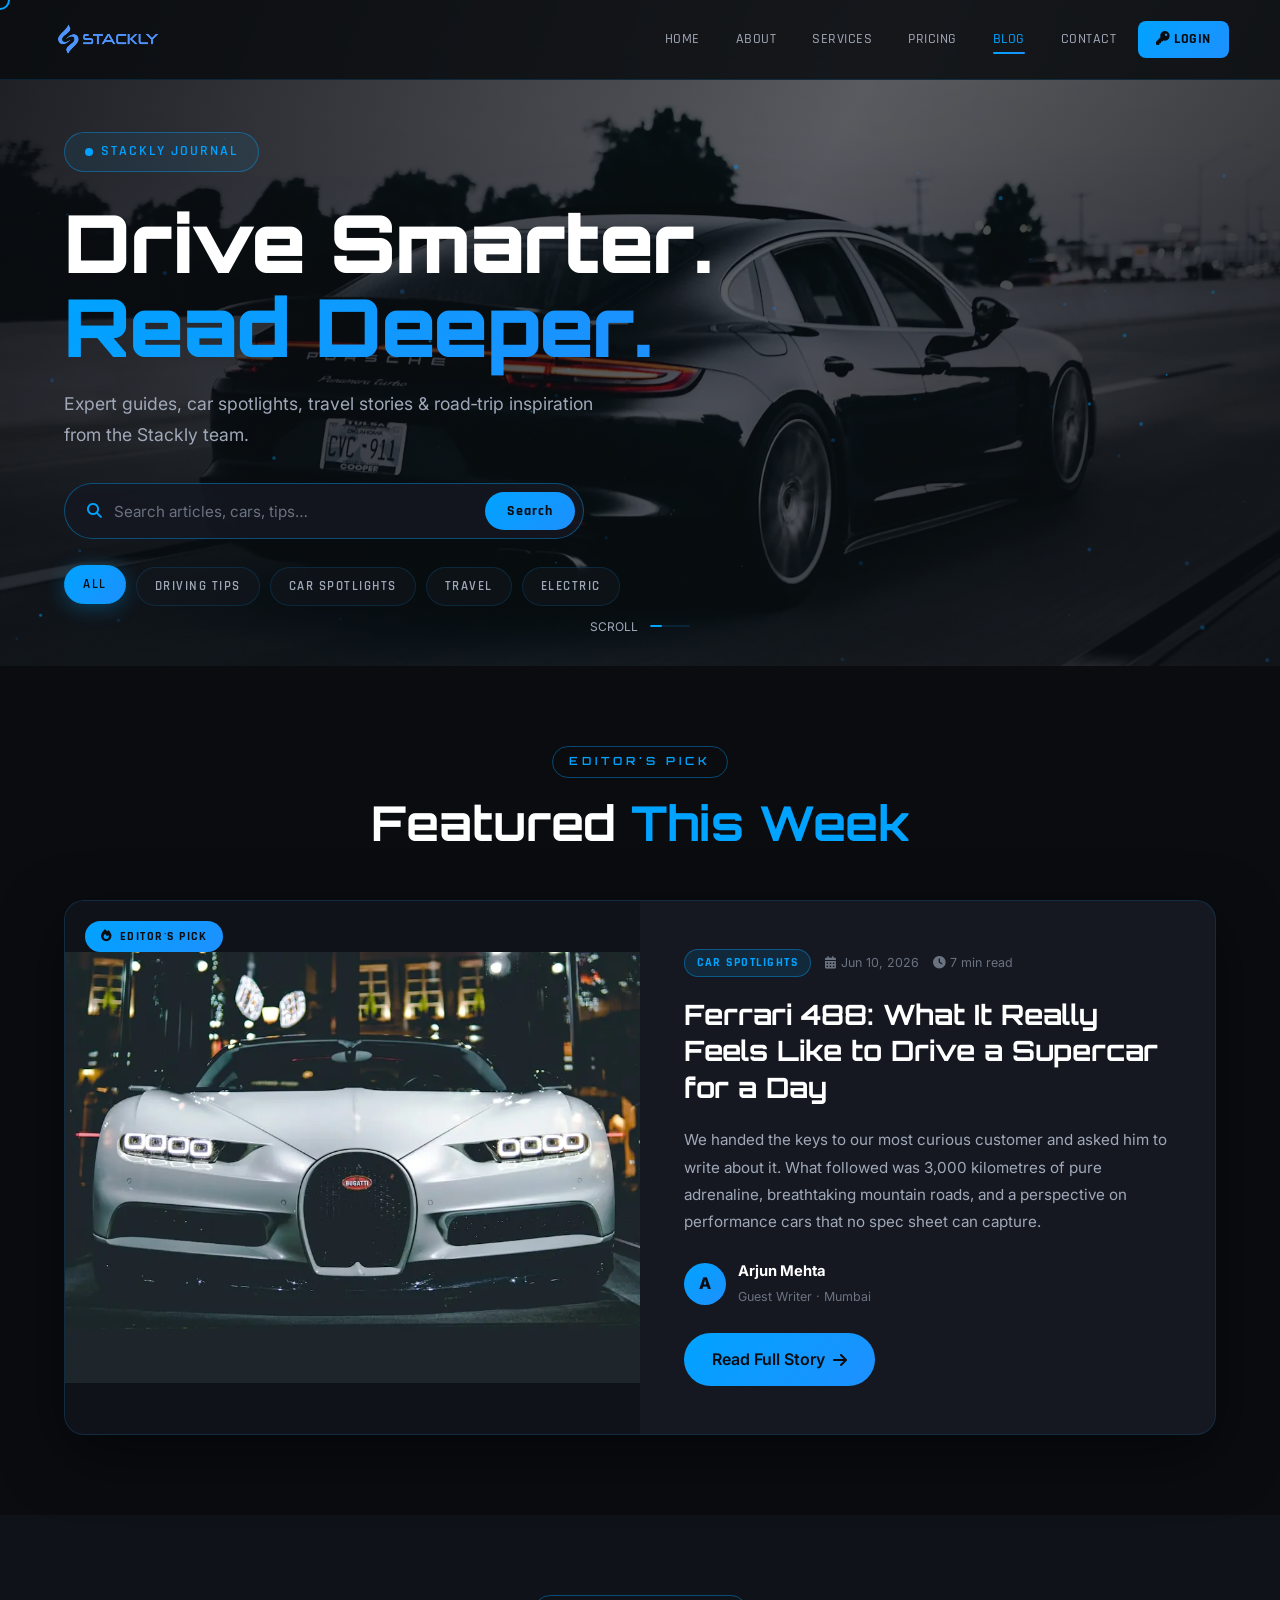
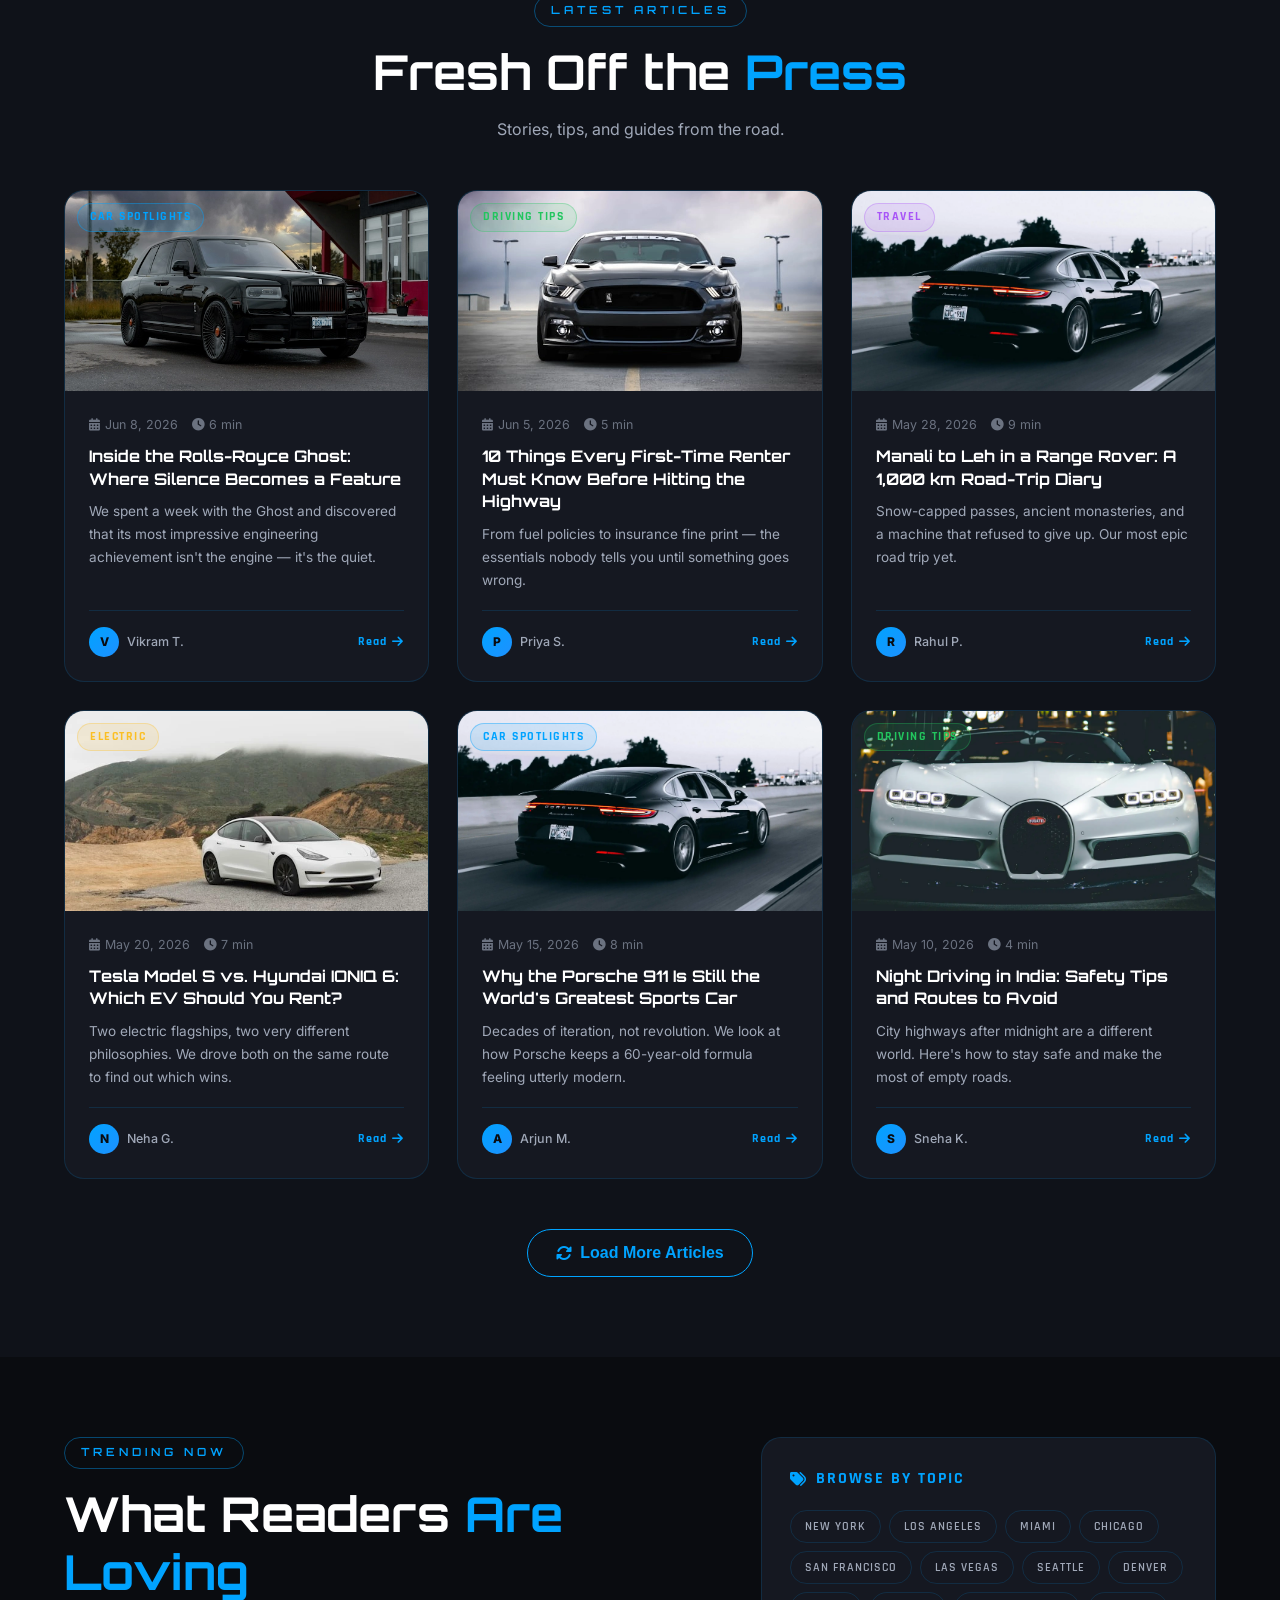
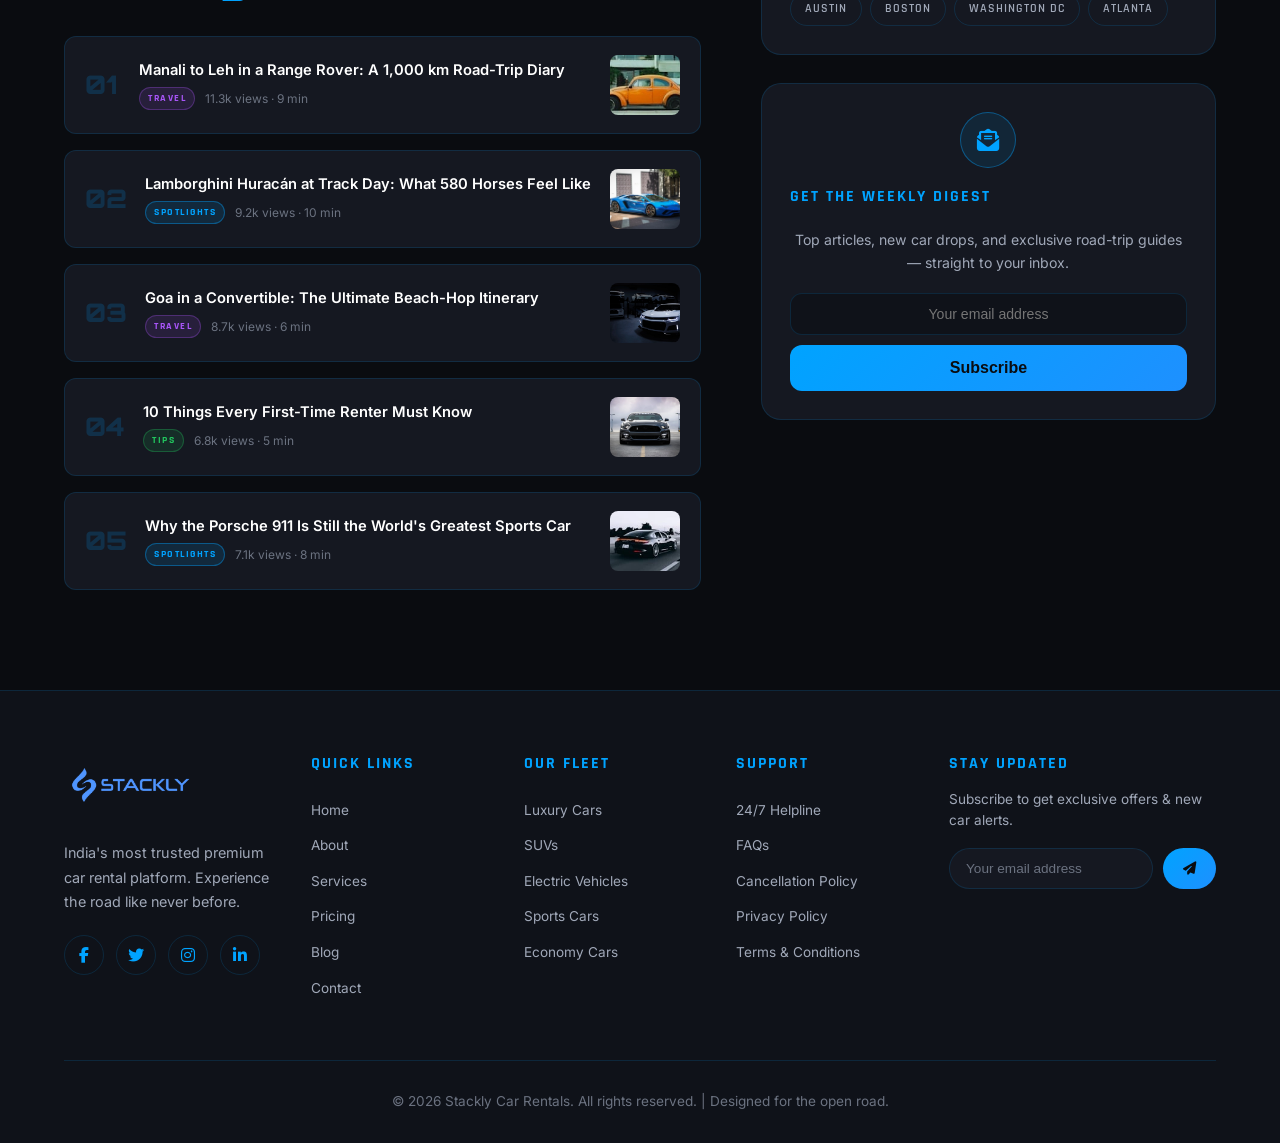
<file: blog.html>
<!DOCTYPE html>
<html lang="en">
<head>
    <meta charset="UTF-8" />
    <meta name="viewport" content="width=device-width, initial-scale=1.0, viewport-fit=cover" />
    <title>Blog – Stackly Car Rentals</title>
    <link rel="preconnect" href="https://fonts.googleapis.com" />
    <link href="https://fonts.googleapis.com/css2?family=Orbitron:wght@400;600;700;900&family=Inter:opsz,wght@14..32,300;14..32,400;14..32,500;14..32,600;14..32,700;14..32,800&family=Rajdhani:wght@300;400;500;600;700&display=swap" rel="stylesheet" />
    <link rel="stylesheet" href="https://cdnjs.cloudflare.com/ajax/libs/font-awesome/6.5.1/css/all.min.css" />
    <link rel="stylesheet" href="index.css" />
    <link rel="stylesheet" href="blog.css" />
    <style>
        /* ─── SEARCH VALIDATION ─── */
        .search-error {
            color: #ff4444;
            font-size: 0.8rem;
            margin-top: 8px;
            display: none;
            align-items: center;
            gap: 6px;
            font-weight: 500;
            transition: opacity 0.3s;
        }
        .search-error.show {
            display: flex;
        }
        .search-box.error {
            border-color: #ff4444 !important;
            box-shadow: 0 0 0 4px rgba(255, 68, 68, 0.12), var(--shadow-blue) !important;
        }
        .search-box.error input {
            color: #ff4444;
        }
        .search-box.error input::placeholder {
            color: rgba(255, 68, 68, 0.5);
        }
        .search-box.error i {
            color: #ff4444;
        }

        @media (max-width: 700px) {
            .search-error {
                font-size: 0.75rem;
                text-align: center;
                justify-content: center;
            }
        }
    </style>
</head>
<body>

    <!-- LOADER & CURSOR -->
    <div id="page-loader"><div class="loader-logo">STACKLY</div><div class="loader-bar"><div class="loader-bar-fill"></div></div></div>
    <div class="cursor-glow"></div>

    <!-- NAVBAR -->
    <nav class="navbar" id="navbar">
        <div class="nav-container">
            <a href="index.html" class="nav-logo"><img src="logo-removebg-preview.webp" alt="Stackly" class="nav-logo-img" /></a>
            <ul class="nav-links" id="navLinks">
                <li><a href="index.html">Home</a></li>
                <li><a href="about.html">About</a></li>
                <li><a href="services.html">Services</a></li>
                <li><a href="pricing.html">Pricing</a></li>
                <li><a href="blog.html" class="active">Blog</a></li>
                <li><a href="contact.html">Contact</a></li>
                <li><a href="login.html" class="nav-btn-login"><i class="fas fa-key"></i> Login</a></li>
            </ul>
            <button class="hamburger" id="hamburger" aria-label="Toggle navigation" aria-expanded="false">
                <span class="ham-line ham-top"></span>
                <span class="ham-line ham-mid"></span>
                <span class="ham-line ham-bot"></span>
            </button>
        </div>
        <div class="nav-overlay" id="navOverlay"></div>
    </nav>

    <!-- BLOG HERO -->
    <section class="blog-hero">
        <canvas id="blog-particles"></canvas>
        <div class="blog-hero-content">
            <div class="hero-badge"><span class="badge-dot"></span> Stackly Journal</div>
            <h1 class="hero-title">Drive Smarter. <span>Read Deeper.</span></h1>
            <p class="hero-sub">Expert guides, car spotlights, travel stories &amp; road‑trip inspiration from the Stackly team.</p>
            <div class="search-wrap">
                <div class="search-box" id="searchBox">
                    <i class="fas fa-search"></i>
                    <input type="text" id="blogSearch" placeholder="Search articles, cars, tips…" />
                    <button class="search-btn" id="searchBtn">Search</button>
                </div>
                <!-- ─── SEARCH ERROR (required validation) ─── -->
                <div class="search-error" id="searchError">
                    <i class="fas fa-exclamation-circle"></i> Please enter a search term.
                </div>
            </div>
            <div class="filter-pills">
                <span class="pill active" data-filter="all">All</span>
                <span class="pill" data-filter="tips">Driving Tips</span>
                <span class="pill" data-filter="spotlights">Car Spotlights</span>
                <span class="pill" data-filter="travel">Travel</span>
                <span class="pill" data-filter="ev">Electric</span>
            </div>
        </div>
        <div class="scroll-indicator"><span>Scroll</span><div class="scroll-line"><div class="scroll-dot"></div></div></div>
    </section>

    <!-- FEATURED POST -->
    <section class="featured-section">
        <div class="container">
            <div class="section-head fade-up">
                <div class="section-label">Editor's Pick</div>
                <h2 class="section-title">Featured <span>This Week</span></h2>
            </div>
            <div class="featured-card fade-up">
                <div class="featured-img">
                    <img src="bloghtml.webp" alt="Ferrari 488" />
                    <span class="featured-tag"><i class="fas fa-fire"></i> Editor's Pick</span>
                </div>
                <div class="featured-body">
                    <div class="post-meta">
                        <span class="post-cat spotlights">Car Spotlights</span>
                        <span class="post-date"><i class="fas fa-calendar-alt"></i> Jun 10, 2026</span>
                        <span class="post-read"><i class="fas fa-clock"></i> 7 min read</span>
                    </div>
                    <h2 class="featured-title">Ferrari 488: What It Really Feels Like to Drive a Supercar for a Day</h2>
                    <p class="featured-excerpt">We handed the keys to our most curious customer and asked him to write about it. What followed was 3,000 kilometres of pure adrenaline, breathtaking mountain roads, and a perspective on performance cars that no spec sheet can capture.</p>
                    <div class="featured-author">
                        <div class="author-avatar">A</div>
                        <div><strong>Arjun Mehta</strong><small>Guest Writer · Mumbai</small></div>
                    </div>
                    <a href="#" class="btn btn-primary featured-read-btn">Read Full Story <i class="fas fa-arrow-right"></i></a>
                </div>
            </div>
        </div>
    </section>

    <!-- BLOG GRID -->
    <section class="blog-grid-section">
        <div class="container">
            <div class="section-head fade-up">
                <div class="section-label">Latest Articles</div>
                <h2 class="section-title">Fresh Off the <span>Press</span></h2>
                <p class="section-sub">Stories, tips, and guides from the road.</p>
            </div>
            <div class="blog-grid" id="blogGrid"></div>
            <div class="load-more-wrap fade-up">
                <button class="btn btn-outline" id="loadMoreBtn"><i class="fas fa-sync-alt"></i> Load More Articles</button>
            </div>
        </div>
    </section>

    <!-- SIDEBAR -->
    <section class="sidebar-section">
        <div class="container">
            <div class="sidebar-layout">
                <div class="trending-col">
                    <div class="section-label fade-up">Trending Now</div>
                    <h2 class="section-title fade-up">What Readers <span>Are Loving</span></h2>
                    <div class="trending-list" id="trendingList"></div>
                </div>
                <div class="aside-col">
                    <div class="topics-card fade-up">
                        <h4><i class="fas fa-tags"></i> Browse by Topic</h4>
                        <div class="topic-tags" id="topicTags"></div>
                    </div>
                    <div class="newsletter-card fade-up">
                        <div class="nl-icon"><i class="fas fa-envelope-open-text"></i></div>
                        <h4>Get the Weekly Digest</h4>
                        <p>Top articles, new car drops, and exclusive road-trip guides — straight to your inbox.</p>
                        <div class="nl-form">
                            <input type="email" id="sidebarEmail" placeholder="Your email address" />
                            <button id="sidebarSubscribe" class="btn btn-primary">Subscribe</button>
                        </div>
                        <div class="newsletter-error" id="sidebarError"><i class="fas fa-exclamation-circle"></i> Please enter a valid email.</div>
                    </div>
                </div>
            </div>
        </div>
    </section>

    <!-- FOOTER -->
    <footer class="footer">
        <div class="footer-container">
            <div class="footer-main">
                <div class="footer-brand">
                    <div class="logo-wrap"><img src="logo-removebg-preview.webp" alt="Stackly" class="footer-logo-img" /></div>
                    <p>India's most trusted premium car rental platform. Experience the road like never before.</p>
                    <div class="footer-social">
                        <a href="#"><i class="fab fa-facebook-f"></i></a>
                        <a href="#"><i class="fab fa-twitter"></i></a>
                        <a href="#"><i class="fab fa-instagram"></i></a>
                        <a href="#"><i class="fab fa-linkedin-in"></i></a>
                    </div>
                </div>
                <div class="footer-col"><h4>Quick Links</h4><ul><li><a href="index.html">Home</a></li><li><a href="about.html">About</a></li><li><a href="services.html">Services</a></li><li><a href="pricing.html">Pricing</a></li><li><a href="blog.html">Blog</a></li><li><a href="contact.html">Contact</a></li></ul></div>
                <div class="footer-col"><h4>Our Fleet</h4><ul><li><a href="services.html">Luxury Cars</a></li><li><a href="services.html">SUVs</a></li><li><a href="services.html">Electric Vehicles</a></li><li><a href="services.html">Sports Cars</a></li><li><a href="services.html">Economy Cars</a></li></ul></div>
                <div class="footer-col"><h4>Support</h4><ul><li><a href="contact.html">24/7 Helpline</a></li><li><a href="#">FAQs</a></li><li><a href="#">Cancellation Policy</a></li><li><a href="#">Privacy Policy</a></li><li><a href="#">Terms &amp; Conditions</a></li></ul></div>
                <div class="footer-newsletter">
                    <h4>Stay Updated</h4>
                    <p>Subscribe to get exclusive offers &amp; new car alerts.</p>
                    <div class="newsletter-form">
                        <input type="email" placeholder="Your email address" id="footerEmail" />
                        <button id="footerSubscribe"><i class="fas fa-paper-plane"></i></button>
                    </div>
                    <div class="newsletter-error" id="newsletterError"><i class="fas fa-exclamation-circle"></i> Please enter a valid email.</div>
                </div>
            </div>
            <div class="footer-bottom"><p>&copy; 2026 Stackly Car Rentals. All rights reserved. | Designed for the open road.</p></div>
        </div>
    </footer>

    <script src="index.js"></script>
    <script src="blog.js"></script>
</body>
</html>
</file>
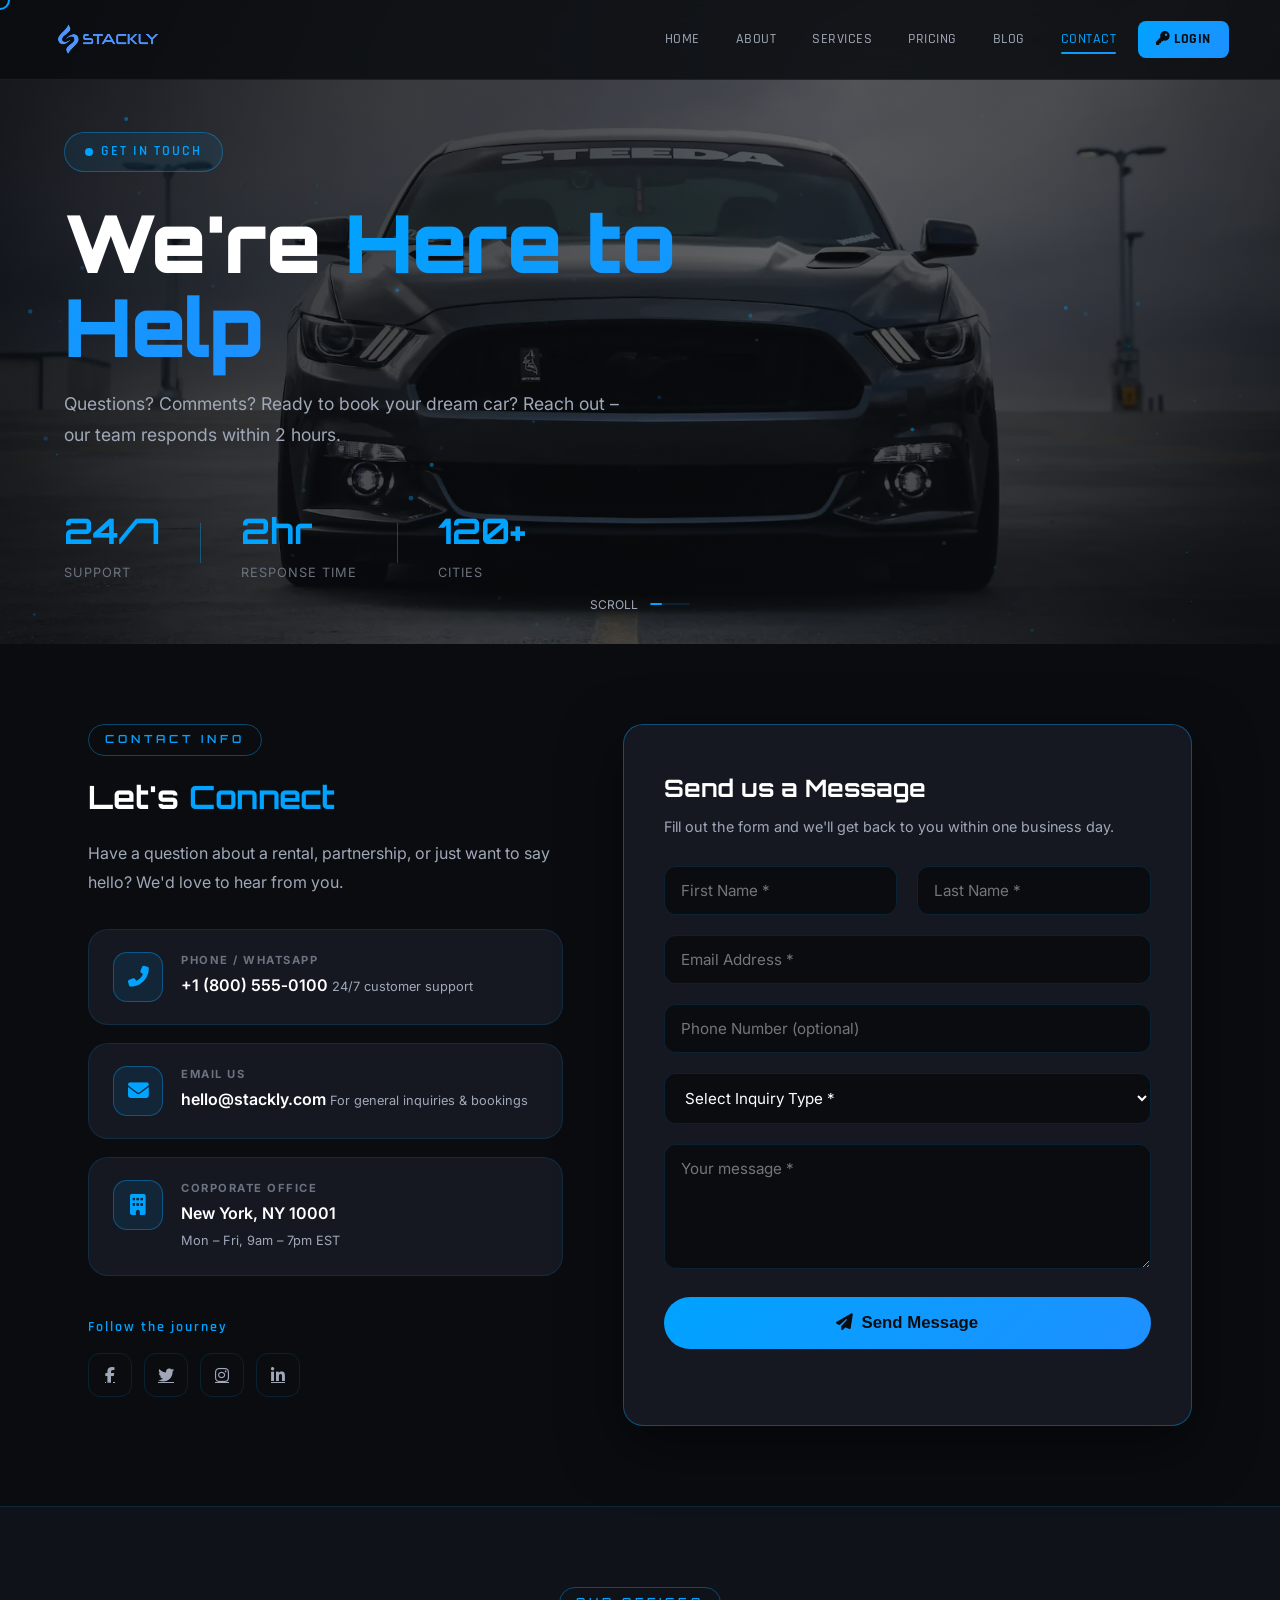
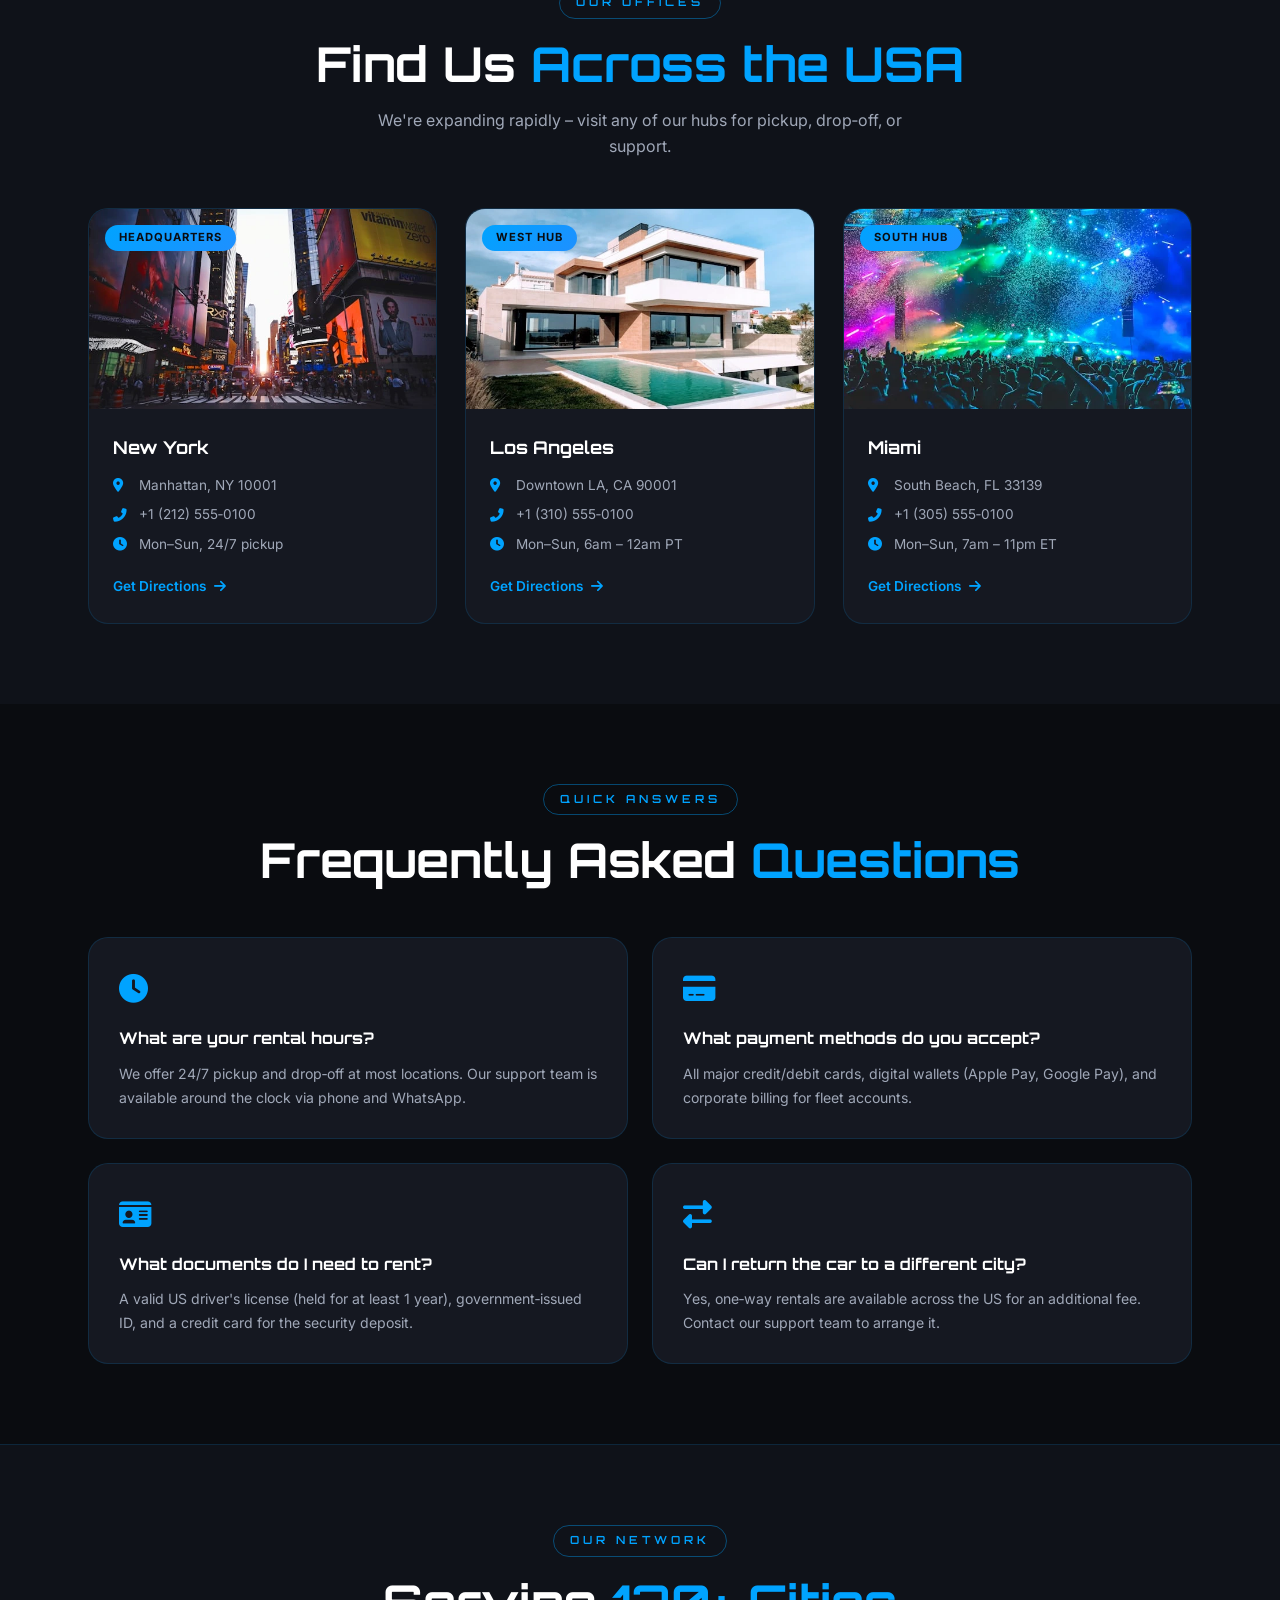
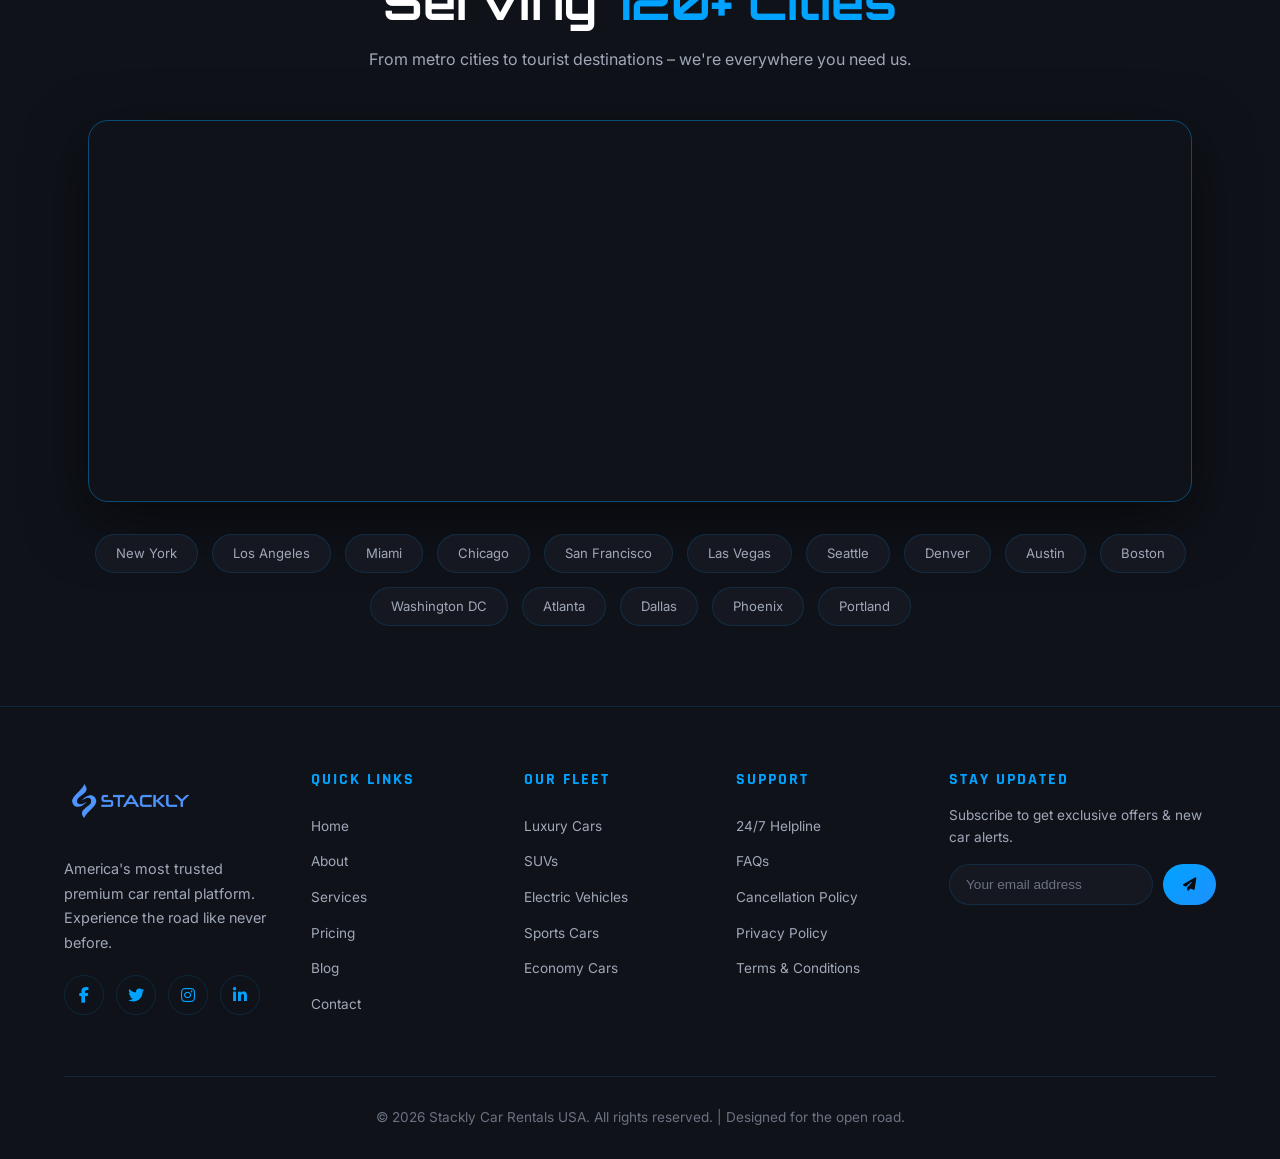
<file: contact.html>
<!DOCTYPE html>
<html lang="en">
<head>
  <meta charset="UTF-8" />
  <meta name="viewport" content="width=device-width, initial-scale=1.0, viewport-fit=cover" />
  <title>Contact – Stackly Premium Car Rentals USA</title>
  <link rel="preconnect" href="https://fonts.googleapis.com" />
  <link href="https://fonts.googleapis.com/css2?family=Orbitron:wght@400;600;700;900&family=Inter:opsz,wght@14..32,300;14..32,400;14..32,500;14..32,600;14..32,700;14..32,800&family=Rajdhani:wght@300;400;500;600;700&display=swap" rel="stylesheet" />
  <link rel="stylesheet" href="https://cdnjs.cloudflare.com/ajax/libs/font-awesome/6.5.1/css/all.min.css" />
  <link rel="stylesheet" href="index.css" />
  <link rel="stylesheet" href="contact.css" />
</head>
<body>

  <!-- LOADER & CURSOR -->
  <div id="page-loader"><div class="loader-logo">STACKLY</div><div class="loader-bar"><div class="loader-bar-fill"></div></div></div>
  <div class="cursor-glow"></div>

  <!-- NAVBAR -->
  <nav class="navbar" id="navbar">
    <div class="nav-container">
      <a href="index.html" class="nav-logo"><img src="logo-removebg-preview.webp" alt="Stackly" class="nav-logo-img" /></a>
      <ul class="nav-links" id="navLinks">
        <li><a href="index.html">Home</a></li>
        <li><a href="about.html">About</a></li>
        <li><a href="services.html">Services</a></li>
        <li><a href="pricing.html">Pricing</a></li>
        <li><a href="blog.html">Blog</a></li>
        <li><a href="contact.html" class="active">Contact</a></li>
        <li><a href="login.html" class="nav-btn-login"><i class="fas fa-key"></i> Login</a></li>
      </ul>
      <button class="hamburger" id="hamburger" aria-label="Toggle navigation" aria-expanded="false">
        <span class="ham-line ham-top"></span>
        <span class="ham-line ham-mid"></span>
        <span class="ham-line ham-bot"></span>
      </button>
    </div>
    <div class="nav-overlay" id="navOverlay"></div>
  </nav>

  <!-- CONTACT HERO -->
  <section class="contact-hero">
    <canvas id="contact-particles"></canvas>
    <div class="contact-hero-content">
      <div class="hero-badge"><span class="badge-dot"></span> Get in Touch</div>
      <h1 class="hero-title">We're <span>Here to Help</span></h1>
      <p class="hero-sub">Questions? Comments? Ready to book your dream car? Reach out – our team responds within 2 hours.</p>
      <!-- ✅ STATS WITH DATA-TARGET FOR COUNTER ANIMATION -->
      <div class="hero-stats">
        <div class="hero-stat">
          <span class="num" data-target="24" data-suffix="/7">0</span>
          <span class="label">Support</span>
        </div>
        <div class="hero-stat"><div class="divider"></div></div>
        <div class="hero-stat">
          <span class="num" data-target="2" data-suffix="hr">0</span>
          <span class="label">Response Time</span>
        </div>
        <div class="hero-stat"><div class="divider"></div></div>
        <div class="hero-stat">
          <span class="num" data-target="120" data-suffix="+">0</span>
          <span class="label">Cities</span>
        </div>
      </div>
    </div>
    <div class="scroll-indicator"><span>Scroll</span><div class="scroll-line"><div class="scroll-dot"></div></div></div>
  </section>

  <!-- CONTACT SECTION -->
  <section class="contact-section">
    <div class="container">
      <div class="contact-grid">
        <!-- Left – Info -->
        <div class="contact-info slide-right">
          <div class="section-label">Contact Info</div>
          <h2 class="contact-title">Let's <span>Connect</span></h2>
          <p class="contact-desc">Have a question about a rental, partnership, or just want to say hello? We'd love to hear from you.</p>
          <div class="info-cards">
            <div class="info-card">
              <div class="info-icon"><i class="fas fa-phone-alt"></i></div>
              <div class="info-content">
                <h4>Phone / WhatsApp</h4>
                <a href="tel:+18005550100">+1 (800) 555‑0100</a>
                <span>24/7 customer support</span>
              </div>
            </div>
            <div class="info-card">
              <div class="info-icon"><i class="fas fa-envelope"></i></div>
              <div class="info-content">
                <h4>Email Us</h4>
                <a href="mailto:hello@stackly.com">hello@stackly.com</a>
                <span>For general inquiries &amp; bookings</span>
              </div>
            </div>
            <div class="info-card">
              <div class="info-icon"><i class="fas fa-building"></i></div>
              <div class="info-content">
                <h4>Corporate Office</h4>
                <p>New York, NY 10001</p>
                <span>Mon – Fri, 9am – 7pm EST</span>
              </div>
            </div>
          </div>
          <div class="social-links">
            <h4>Follow the journey</h4>
            <div class="social-icons">
              <a href="404.html"><i class="fab fa-facebook-f"></i></a>
              <a href="404.html"><i class="fab fa-twitter"></i></a>
              <a href="404.ht"><i class="fab fa-instagram"></i></a>
              <a href="404.html"><i class="fab fa-linkedin-in"></i></a>
            </div>
          </div>
        </div>

        <!-- Right – Form -->
        <div class="contact-form-wrap slide-left">
          <div class="form-card">
            <h3>Send us a Message</h3>
            <p>Fill out the form and we'll get back to you within one business day.</p>
            <form id="contactForm" novalidate>
              <div class="form-row">
                <div class="form-group"><input type="text" id="firstName" placeholder="First Name *" required></div>
                <div class="form-group"><input type="text" id="lastName" placeholder="Last Name *" required></div>
              </div>
              <div class="form-group"><input type="email" id="email" placeholder="Email Address *" required></div>
              <div class="form-group"><input type="tel" id="phone" placeholder="Phone Number (optional)"></div>
              <div class="form-group">
                <select id="inquiryType" required>
                  <option value="" disabled selected>Select Inquiry Type *</option>
                  <option value="booking">Booking Support</option>
                  <option value="rental">Rental Question</option>
                  <option value="partnership">Partnership / Business</option>
                  <option value="feedback">Feedback</option>
                  <option value="other">Other</option>
                </select>
              </div>
              <div class="form-group"><textarea id="message" rows="5" placeholder="Your message *" required></textarea></div>
              <button type="submit" class="btn btn-primary submit-btn"><i class="fas fa-paper-plane"></i> Send Message</button>
              <div class="form-status" id="formStatus"></div>
            </form>
          </div>
        </div>
      </div>
    </div>
  </section>

  <!-- LOCATIONS – US CITIES -->
  <section class="locations-section">
    <div class="container">
      <div class="section-head fade-up">
        <div class="section-label">Our Offices</div>
        <h2 class="section-title">Find Us <span>Across the USA</span></h2>
        <p class="section-sub">We're expanding rapidly – visit any of our hubs for pickup, drop‑off, or support.</p>
      </div>
      <div class="locations-grid">
        <!-- New York – Headquarters -->
        <div class="location-card fade-up">
          <div class="location-img"><img src="contacthtml1.webp" alt="New York" loading="lazy"><span class="loc-badge">Headquarters</span></div>
          <div class="location-body"><h3>New York</h3><p><i class="fas fa-map-marker-alt"></i> Manhattan, NY 10001</p><p><i class="fas fa-phone-alt"></i> +1 (212) 555‑0100</p><p><i class="fas fa-clock"></i> Mon–Sun, 24/7 pickup</p><a href="404.html" class="loc-link">Get Directions <i class="fas fa-arrow-right"></i></a></div>
        </div>
        <!-- Los Angeles – West Hub -->
        <div class="location-card fade-up">
          <div class="location-img"><img src="contacthtml2.webp" alt="Los Angeles" loading="lazy"><span class="loc-badge">West Hub</span></div>
          <div class="location-body"><h3>Los Angeles</h3><p><i class="fas fa-map-marker-alt"></i> Downtown LA, CA 90001</p><p><i class="fas fa-phone-alt"></i> +1 (310) 555‑0100</p><p><i class="fas fa-clock"></i> Mon–Sun, 6am – 12am PT</p><a href="404.html" class="loc-link">Get Directions <i class="fas fa-arrow-right"></i></a></div>
        </div>
        <!-- Miami – South Hub -->
        <div class="location-card fade-up">
          <div class="location-img"><img src="contacthtml3.webp" alt="Miami" loading="lazy"><span class="loc-badge">South Hub</span></div>
          <div class="location-body"><h3>Miami</h3><p><i class="fas fa-map-marker-alt"></i> South Beach, FL 33139</p><p><i class="fas fa-phone-alt"></i> +1 (305) 555‑0100</p><p><i class="fas fa-clock"></i> Mon–Sun, 7am – 11pm ET</p><a href="404.html" class="loc-link">Get Directions <i class="fas fa-arrow-right"></i></a></div>
        </div>
      </div>
    </div>
  </section>

  <!-- FAQ -->
  <section class="faq-section">
    <div class="container">
      <div class="section-head fade-up">
        <div class="section-label">Quick Answers</div>
        <h2 class="section-title">Frequently Asked <span>Questions</span></h2>
      </div>
      <div class="faq-grid">
        <div class="faq-item fade-up"><div class="faq-icon"><i class="fas fa-clock"></i></div><h4>What are your rental hours?</h4><p>We offer 24/7 pickup and drop‑off at most locations. Our support team is available around the clock via phone and WhatsApp.</p></div>
        <div class="faq-item fade-up"><div class="faq-icon"><i class="fas fa-credit-card"></i></div><h4>What payment methods do you accept?</h4><p>All major credit/debit cards, digital wallets (Apple Pay, Google Pay), and corporate billing for fleet accounts.</p></div>
        <div class="faq-item fade-up"><div class="faq-icon"><i class="fas fa-id-card"></i></div><h4>What documents do I need to rent?</h4><p>A valid US driver's license (held for at least 1 year), government‑issued ID, and a credit card for the security deposit.</p></div>
        <div class="faq-item fade-up"><div class="faq-icon"><i class="fas fa-exchange-alt"></i></div><h4>Can I return the car to a different city?</h4><p>Yes, one‑way rentals are available across the US for an additional fee. Contact our support team to arrange it.</p></div>
      </div>
    </div>
  </section>

  <!-- MAP -->
  <section class="map-section">
    <div class="container">
      <div class="section-head fade-up">
        <div class="section-label">Our Network</div>
        <h2 class="section-title">Serving <span>120+ Cities</span></h2>
        <p class="section-sub">From metro cities to tourist destinations – we're everywhere you need us.</p>
      </div>
      <div class="map-wrapper fade-up">
        <!-- Embedded Google Map centered on USA -->
        <iframe src="https://www.google.com/maps/embed?pb=!1m18!1m12!1m3!1d27485014.359383948!2d-129.22714362312555!3d48.21224745887047!2m3!1f0!2f0!3f0!3m2!1i1024!2i768!4f13.1!3m3!1m2!1s0x54eab584e432360b%3A0x1c3bb99243deb742!2sUnited%20States!5e0!3m2!1sen!2sin!4v1711544027346!5m2!1sen!2sin" allowfullscreen="" loading="lazy" referrerpolicy="no-referrer-when-downgrade" title="Stackly USA locations"></iframe>
      </div>
      <div class="city-list fade-up">
        <span>New York</span><span>Los Angeles</span><span>Miami</span><span>Chicago</span><span>San Francisco</span>
        <span>Las Vegas</span><span>Seattle</span><span>Denver</span><span>Austin</span><span>Boston</span>
        <span>Washington DC</span><span>Atlanta</span><span>Dallas</span><span>Phoenix</span><span>Portland</span>
      </div>
    </div>
  </section>

  <!-- FOOTER -->
  <footer class="footer">
    <div class="footer-container">
      <div class="footer-main">
        <div class="footer-brand">
          <div class="logo-wrap"><img src="logo-removebg-preview.webp" alt="Stackly" class="footer-logo-img" /></div>
          <p>America's most trusted premium car rental platform. Experience the road like never before.</p>
          <div class="footer-social">
            <a href="404.html"><i class="fab fa-facebook-f"></i></a>
            <a href="404.html"><i class="fab fa-twitter"></i></a>
            <a href="404.html"><i class="fab fa-instagram"></i></a>
            <a href="404.html"><i class="fab fa-linkedin-in"></i></a>
          </div>
        </div>
        <div class="footer-col"><h4>Quick Links</h4><ul><li><a href="index.html">Home</a></li><li><a href="about.html">About</a></li><li><a href="services.html">Services</a></li><li><a href="pricing.html">Pricing</a></li><li><a href="blog.html">Blog</a></li><li><a href="contact.html">Contact</a></li></ul></div>
        <div class="footer-col"><h4>Our Fleet</h4><ul><li><a href="services.html">Luxury Cars</a></li><li><a href="services.html">SUVs</a></li><li><a href="services.html">Electric Vehicles</a></li><li><a href="services.html">Sports Cars</a></li><li><a href="services.html">Economy Cars</a></li></ul></div>
        <div class="footer-col"><h4>Support</h4><ul><li><a href="contact.html">24/7 Helpline</a></li><li><a href="404.html">FAQs</a></li><li><a href="404.html">Cancellation Policy</a></li><li><a href="404.html">Privacy Policy</a></li><li><a href="404.html">Terms &amp; Conditions</a></li></ul></div>
        <div class="footer-newsletter">
          <h4>Stay Updated</h4>
          <p>Subscribe to get exclusive offers &amp; new car alerts.</p>
          <div class="newsletter-form">
            <input type="email" placeholder="Your email address" id="footerEmail" />
            <button id="footerSubscribe"><i class="fas fa-paper-plane"></i></button>
          </div>
          <div class="newsletter-error" id="newsletterError"><i class="fas fa-exclamation-circle"></i> Please enter a valid email.</div>
        </div>
      </div>
      <div class="footer-bottom"><p>&copy; 2026 Stackly Car Rentals USA. All rights reserved. | Designed for the open road.</p></div>
    </div>
  </footer>

  <script src="index.js"></script>
  <script src="contact.js"></script>
</body>
</html>
</file>
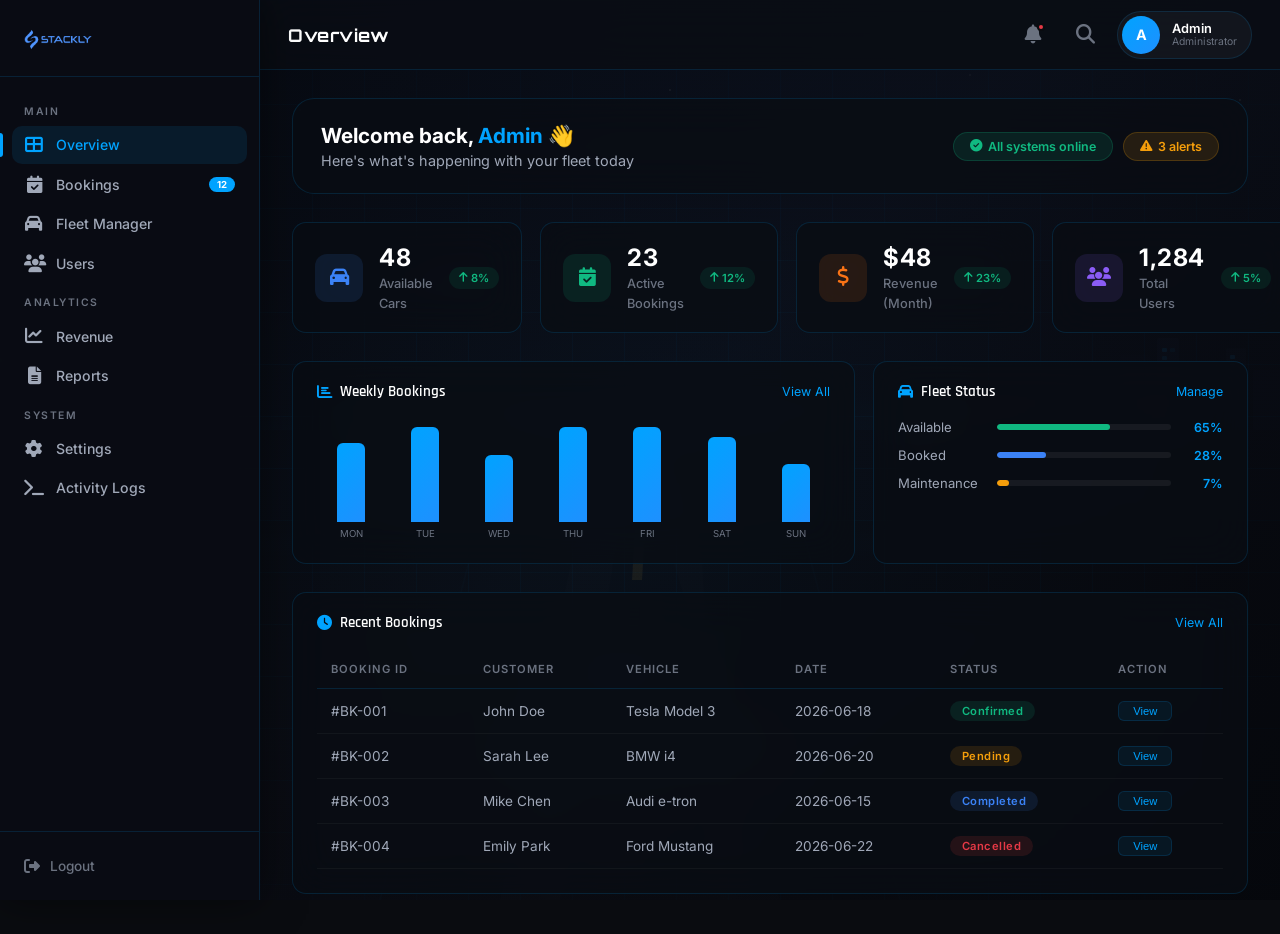
<file: dashboard-admin.html>
<!DOCTYPE html>
<html lang="en">
<head>
    <meta charset="UTF-8" />
    <meta name="viewport" content="width=device-width, initial-scale=1.0" />
    <title>Admin Dashboard – Stackly</title>
    <link rel="stylesheet" href="https://cdnjs.cloudflare.com/ajax/libs/font-awesome/6.5.1/css/all.min.css" />
    <link rel="preconnect" href="https://fonts.googleapis.com" />
    <link href="https://fonts.googleapis.com/css2?family=Inter:wght@300;400;500;600;700;800&family=Orbitron:wght@400;600;700;900&family=Rajdhani:wght@400;500;600;700&display=swap" rel="stylesheet" />
    <link rel="stylesheet" href="dashboard-admin.css" />
</head>
<body>

    <div class="bg-hero"></div>
    <div class="bg-grid"></div>

    <!-- SIDEBAR -->
    <aside class="sidebar" id="sidebar">
        <div class="sidebar-brand">
            <a href="index.html" class="brand-link">
                <!-- ✅ Logo image instead of text -->
                <img src="logo-removebg-preview.webp" alt="Stackly" style="height:40px; width:auto; filter: brightness(0) saturate(100%) invert(42%) sepia(99%) saturate(500%) hue-rotate(185deg) brightness(110%) contrast(101%);" />
             
            </a>
            <button class="sidebar-close" id="sidebarClose"><i class="fas fa-times"></i></button>
        </div>

        <nav class="sidebar-nav">
            <div class="nav-section">Main</div>
            <a href="#" class="nav-item active" data-page="overview">
                <i class="fas fa-th-large"></i>
                <span>Overview</span>
            </a>
            <a href="#" class="nav-item" data-page="bookings">
                <i class="fas fa-calendar-check"></i>
                <span>Bookings</span>
                <span class="nav-badge">12</span>
            </a>
            <a href="#" class="nav-item" data-page="fleet">
                <i class="fas fa-car"></i>
                <span>Fleet Manager</span>
            </a>
            <a href="#" class="nav-item" data-page="users">
                <i class="fas fa-users"></i>
                <span>Users</span>
            </a>

            <div class="nav-section">Analytics</div>
            <a href="#" class="nav-item" data-page="revenue">
                <i class="fas fa-chart-line"></i>
                <span>Revenue</span>
            </a>
            <a href="#" class="nav-item" data-page="reports">
                <i class="fas fa-file-alt"></i>
                <span>Reports</span>
            </a>

            <div class="nav-section">System</div>
            <a href="#" class="nav-item" data-page="settings">
                <i class="fas fa-cog"></i>
                <span>Settings</span>
            </a>
            <a href="#" class="nav-item" data-page="logs">
                <i class="fas fa-terminal"></i>
                <span>Activity Logs</span>
            </a>
        </nav>

        <div class="sidebar-footer">
            <!-- ✅ Logout → 404.html -->
            <a href="index.html" class="logout-btn">
                <i class="fas fa-sign-out-alt"></i>
                <span>Logout</span>
            </a>
        </div>
    </aside>

    <div class="overlay" id="overlay"></div>

    <!-- TOPBAR -->
    <header class="topbar" id="topbar">
        <div class="topbar-left">
            <button class="hamburger" id="hamburger">
                <i class="fas fa-bars"></i>
            </button>
            <h1 class="topbar-title" id="pageTitle">Overview</h1>
        </div>
        <div class="topbar-right">
            <!-- ✅ Bell → 404.html -->
            <button class="topbar-btn" onclick="location.href='404.html'">
                <i class="fas fa-bell"></i>
                <span class="notif-dot"></span>
            </button>
            <!-- ✅ Search → 404.html -->
            <button class="topbar-btn" onclick="location.href='404.html'">
                <i class="fas fa-search"></i>
            </button>
            <div class="user-profile">
                <div class="user-avatar" id="adminAvatar">A</div>
                <div class="user-info">
                    <span class="user-name" id="adminName">Admin</span>
                    <span class="user-role">Administrator</span>
                </div>
            </div>
        </div>
    </header>

    <!-- MAIN CONTENT -->
    <main class="main-content">

        <!-- ═══ OVERVIEW ═══ -->
        <section class="page active" id="page-overview">
            <div class="greeting-card">
                <div>
                    <h2>Welcome back, <span id="greetName">Admin</span> 👋</h2>
                    <p>Here's what's happening with your fleet today</p>
                </div>
                <div class="greeting-badges">
                    <span class="badge success"><i class="fas fa-check-circle"></i> All systems online</span>
                    <span class="badge warning"><i class="fas fa-exclamation-triangle"></i> 3 alerts</span>
                </div>
            </div>

            <div class="stats-grid">
                <div class="stat-card">
                    <div class="stat-icon blue"><i class="fas fa-car"></i></div>
                    <div class="stat-info">
                        <span class="stat-value">48</span>
                        <span class="stat-label">Available Cars</span>
                    </div>
                    <div class="stat-trend up"><i class="fas fa-arrow-up"></i> 8%</div>
                </div>
                <div class="stat-card">
                    <div class="stat-icon green"><i class="fas fa-calendar-check"></i></div>
                    <div class="stat-info">
                        <span class="stat-value">23</span>
                        <span class="stat-label">Active Bookings</span>
                    </div>
                    <div class="stat-trend up"><i class="fas fa-arrow-up"></i> 12%</div>
                </div>
                <div class="stat-card">
                    <div class="stat-icon orange"><i class="fas fa-dollar-sign"></i></div>
                    <div class="stat-info">
                        <span class="stat-value">$48.2K</span>
                        <span class="stat-label">Revenue (Month)</span>
                    </div>
                    <div class="stat-trend up"><i class="fas fa-arrow-up"></i> 23%</div>
                </div>
                <div class="stat-card">
                    <div class="stat-icon purple"><i class="fas fa-users"></i></div>
                    <div class="stat-info">
                        <span class="stat-value">1,284</span>
                        <span class="stat-label">Total Users</span>
                    </div>
                    <div class="stat-trend up"><i class="fas fa-arrow-up"></i> 5%</div>
                </div>
            </div>

            <div class="charts-row">
                <div class="chart-card">
                    <div class="chart-header">
                        <h3><i class="fas fa-chart-bar"></i> Weekly Bookings</h3>
                        <a href="404.html" class="chart-link">View All</a>
                    </div>
                    <div class="chart-bars" id="weeklyChart"></div>
                </div>
                <div class="chart-card">
                    <div class="chart-header">
                        <h3><i class="fas fa-car"></i> Fleet Status</h3>
                        <a href="404.html" class="chart-link">Manage</a>
                    </div>
                    <div class="fleet-status-list" id="fleetStatus"></div>
                </div>
            </div>

            <div class="table-card">
                <div class="table-header">
                    <h3><i class="fas fa-clock"></i> Recent Bookings</h3>
                    <a href="404.html" class="table-link">View All</a>
                </div>
                <div class="table-responsive">
                    <table class="data-table">
                        <thead>
                            <tr>
                                <th>Booking ID</th>
                                <th>Customer</th>
                                <th>Vehicle</th>
                                <th>Date</th>
                                <th>Status</th>
                                <th>Action</th>
                            </tr>
                        </thead>
                        <tbody>
                            <tr>
                                <td>#BK-001</td>
                                <td>John Doe</td>
                                <td>Tesla Model 3</td>
                                <td>2026-06-18</td>
                                <td><span class="status-badge confirmed">Confirmed</span></td>
                                <td><button class="action-btn" data-href="404.html">View</button></td>
                            </tr>
                            <tr>
                                <td>#BK-002</td>
                                <td>Sarah Lee</td>
                                <td>BMW i4</td>
                                <td>2026-06-20</td>
                                <td><span class="status-badge pending">Pending</span></td>
                                <td><button class="action-btn" data-href="404.html">View</button></td>
                            </tr>
                            <tr>
                                <td>#BK-003</td>
                                <td>Mike Chen</td>
                                <td>Audi e-tron</td>
                                <td>2026-06-15</td>
                                <td><span class="status-badge completed">Completed</span></td>
                                <td><button class="action-btn" data-href="404.html">View</button></td>
                            </tr>
                            <tr>
                                <td>#BK-004</td>
                                <td>Emily Park</td>
                                <td>Ford Mustang</td>
                                <td>2026-06-22</td>
                                <td><span class="status-badge cancelled">Cancelled</span></td>
                                <td><button class="action-btn" data-href="404.html">View</button></td>
                            </tr>
                        </tbody>
                    </table>
                </div>
            </div>
        </section>

        <!-- ═══ BOOKINGS ═══ -->
        <section class="page" id="page-bookings">
            <h2 class="page-heading">All Bookings</h2>
            <div class="table-card">
                <div class="table-header">
                    <h3><i class="fas fa-calendar-alt"></i> Booking Management</h3>
                    <button class="btn-primary-sm" data-href="404.html">
                        <i class="fas fa-plus"></i> New Booking
                    </button>
                </div>
                <div class="table-responsive">
                    <table class="data-table">
                        <thead>
                            <tr>
                                <th>Booking ID</th>
                                <th>Customer</th>
                                <th>Vehicle</th>
                                <th>Pickup</th>
                                <th>Return</th>
                                <th>Status</th>
                                <th>Action</th>
                            </tr>
                        </thead>
                        <tbody>
                            <tr>
                                <td>#BK-001</td>
                                <td>John Doe</td>
                                <td>Tesla Model 3</td>
                                <td>2026-06-18</td>
                                <td>2026-06-21</td>
                                <td><span class="status-badge confirmed">Confirmed</span></td>
                                <td><button class="action-btn" data-href="404.html">Manage</button></td>
                            </tr>
                            <tr>
                                <td>#BK-002</td>
                                <td>Sarah Lee</td>
                                <td>BMW i4</td>
                                <td>2026-06-20</td>
                                <td>2026-06-23</td>
                                <td><span class="status-badge pending">Pending</span></td>
                                <td><button class="action-btn" data-href="404.html">Manage</button></td>
                            </tr>
                            <tr>
                                <td>#BK-005</td>
                                <td>Rahul Patel</td>
                                <td>Range Rover Sport</td>
                                <td>2026-06-25</td>
                                <td>2026-06-28</td>
                                <td><span class="status-badge pending">Pending</span></td>
                                <td><button class="action-btn" data-href="404.html">Manage</button></td>
                            </tr>
                            <tr>
                                <td>#BK-006</td>
                                <td>Priya Sharma</td>
                                <td>Porsche 911</td>
                                <td>2026-06-27</td>
                                <td>2026-06-29</td>
                                <td><span class="status-badge confirmed">Confirmed</span></td>
                                <td><button class="action-btn" data-href="404.html">Manage</button></td>
                            </tr>
                            <tr>
                                <td>#BK-007</td>
                                <td>Arjun Mehta</td>
                                <td>Rolls-Royce Ghost</td>
                                <td>2026-07-01</td>
                                <td>2026-07-03</td>
                                <td><span class="status-badge pending">Pending</span></td>
                                <td><button class="action-btn" data-href="404.html">Manage</button></td>
                            </tr>
                        </tbody>
                    </table>
                </div>
            </div>
        </section>

        <!-- ═══ FLEET ═══ -->
        <section class="page" id="page-fleet">
            <h2 class="page-heading">Fleet Manager</h2>
            <div class="fleet-controls">
                <div class="filter-group">
                    <button class="filter-btn active" data-filter="all">All</button>
                    <button class="filter-btn" data-filter="economy">Economy</button>
                    <button class="filter-btn" data-filter="suv">SUV</button>
                    <button class="filter-btn" data-filter="luxury">Luxury</button>
                    <button class="filter-btn" data-filter="electric">Electric</button>
                    <button class="filter-btn" data-filter="sports">Sports</button>
                </div>
                <button class="btn-primary-sm" data-href="404.html">
                    <i class="fas fa-plus"></i> Add Vehicle
                </button>
            </div>
            <div class="fleet-grid" id="fleetGrid"></div>
        </section>

        <!-- ═══ USERS ═══ -->
        <section class="page" id="page-users">
            <h2 class="page-heading">User Management</h2>
            <div class="table-card">
                <div class="table-header">
                    <h3><i class="fas fa-users-cog"></i> All Users</h3>
                    <button class="btn-primary-sm" data-href="404.html">
                        <i class="fas fa-user-plus"></i> Invite
                    </button>
                </div>
                <div class="table-responsive">
                    <table class="data-table">
                        <thead>
                            <tr>
                                <th>Name</th>
                                <th>Email</th>
                                <th>Role</th>
                                <th>Status</th>
                                <th>Joined</th>
                                <th>Action</th>
                            </tr>
                        </thead>
                        <tbody>
                            <tr>
                                <td>John Doe</td>
                                <td>john@stackly.com</td>
                                <td>Admin</td>
                                <td><span class="status-badge confirmed">Active</span></td>
                                <td>2026-01-15</td>
                                <td><button class="action-btn" data-href="404.html">Edit</button></td>
                            </tr>
                            <tr>
                                <td>Sarah Lee</td>
                                <td>sarah@stackly.com</td>
                                <td>Viewer</td>
                                <td><span class="status-badge confirmed">Active</span></td>
                                <td>2026-02-20</td>
                                <td><button class="action-btn" data-href="404.html">Edit</button></td>
                            </tr>
                            <tr>
                                <td>Mike Chen</td>
                                <td>mike@stackly.com</td>
                                <td>Viewer</td>
                                <td><span class="status-badge pending">Pending</span></td>
                                <td>2026-03-10</td>
                                <td><button class="action-btn" data-href="404.html">Edit</button></td>
                            </tr>
                            <tr>
                                <td>Emily Park</td>
                                <td>emily@stackly.com</td>
                                <td>Admin</td>
                                <td><span class="status-badge confirmed">Active</span></td>
                                <td>2026-04-05</td>
                                <td><button class="action-btn" data-href="404.html">Edit</button></td>
                            </tr>
                        </tbody>
                    </table>
                </div>
            </div>
        </section>

        <!-- ═══ REVENUE ═══ (fixed mobile overflow) -->
        <section class="page" id="page-revenue">
            <h2 class="page-heading">Revenue Overview</h2>
            <div class="stats-grid">
                <div class="stat-card">
                    <div class="stat-icon green"><i class="fas fa-dollar-sign"></i></div>
                    <div class="stat-info">
                        <span class="stat-value">$48.2K</span>
                        <span class="stat-label">This Month</span>
                    </div>
                </div>
                <div class="stat-card">
                    <div class="stat-icon blue"><i class="fas fa-arrow-up"></i></div>
                    <div class="stat-info">
                        <span class="stat-value">+23.7%</span>
                        <span class="stat-label">Growth Rate</span>
                    </div>
                </div>
                <div class="stat-card">
                    <div class="stat-icon orange"><i class="fas fa-calendar"></i></div>
                    <div class="stat-info">
                        <span class="stat-value">$342K</span>
                        <span class="stat-label">Year to Date</span>
                    </div>
                </div>
                <div class="stat-card">
                    <div class="stat-icon purple"><i class="fas fa-star"></i></div>
                    <div class="stat-info">
                        <span class="stat-value">4.89</span>
                        <span class="stat-label">Avg. Rating</span>
                    </div>
                </div>
            </div>
            <div class="chart-card" style="overflow-x:auto;">
                <div class="chart-header">
                    <h3><i class="fas fa-chart-area"></i> Revenue Trend</h3>
                    <a href="404.html" class="chart-link">Export</a>
                </div>
                <div class="revenue-chart" id="revenueChart" style="min-width:300px;"></div>
            </div>
        </section>

        <!-- ═══ REPORTS ═══ -->
        <section class="page" id="page-reports">
            <h2 class="page-heading">Reports</h2>
            <div class="reports-grid">
                <div class="report-card">
                    <i class="fas fa-file-pdf"></i>
                    <div>
                        <h4>Monthly Summary — June 2026</h4>
                        <p>Full KPI breakdown</p>
                    </div>
                    <button class="btn-primary-sm" data-href="404.html">Download</button>
                </div>
                <div class="report-card">
                    <i class="fas fa-file-pdf"></i>
                    <div>
                        <h4>Fleet Utilization Report</h4>
                        <p>Q2 2026 analysis</p>
                    </div>
                    <button class="btn-primary-sm" data-href="404.html">Download</button>
                </div>
                <div class="report-card">
                    <i class="fas fa-file-pdf"></i>
                    <div>
                        <h4>Revenue Analysis — FY 2026</h4>
                        <p>Full year forecast</p>
                    </div>
                    <button class="btn-primary-sm" data-href="404.html">Download</button>
                </div>
                <div class="report-card">
                    <i class="fas fa-file-pdf"></i>
                    <div>
                        <h4>Customer Satisfaction Report</h4>
                        <p>Feedback & ratings</p>
                    </div>
                    <button class="btn-primary-sm" data-href="404.html">Download</button>
                </div>
            </div>
        </section>

        <!-- ═══ SETTINGS ═══ -->
        <section class="page" id="page-settings">
            <h2 class="page-heading">Settings</h2>
            <div class="settings-list">
                <div class="setting-item">
                    <div>
                        <h4>General Settings</h4>
                        <p>Company name, logo, contact info</p>
                    </div>
                    <button class="btn-primary-sm" data-href="404.html">Configure</button>
                </div>
                <div class="setting-item">
                    <div>
                        <h4>Payment Configuration</h4>
                        <p>Stripe, PayPal, UPI settings</p>
                    </div>
                    <button class="btn-primary-sm" data-href="404.html">Configure</button>
                </div>
                <div class="setting-item">
                    <div>
                        <h4>Email Notifications</h4>
                        <p>Booking confirmations, reminders</p>
                    </div>
                    <button class="btn-primary-sm" data-href="404.html">Configure</button>
                </div>
                <div class="setting-item">
                    <div>
                        <h4>Security & 2FA</h4>
                        <p>Two-factor authentication, sessions</p>
                    </div>
                    <button class="btn-primary-sm" data-href="404.html">Configure</button>
                </div>
                <div class="setting-item danger">
                    <div>
                        <h4>Danger Zone</h4>
                        <p>Reset system, delete all data</p>
                    </div>
                    <button class="btn-danger" data-href="404.html">Reset System</button>
                </div>
            </div>
        </section>

        <!-- ═══ LOGS ═══ -->
        <section class="page" id="page-logs">
            <h2 class="page-heading">Activity Logs</h2>
            <div class="log-terminal" id="logTerminal"></div>
            <button class="btn-primary-sm" data-href="404.html">
                <i class="fas fa-download"></i> Export Logs
            </button>
        </section>

    </main>

    <script src="dashboard-admin.js"></script>
</body>
</html>
</file>
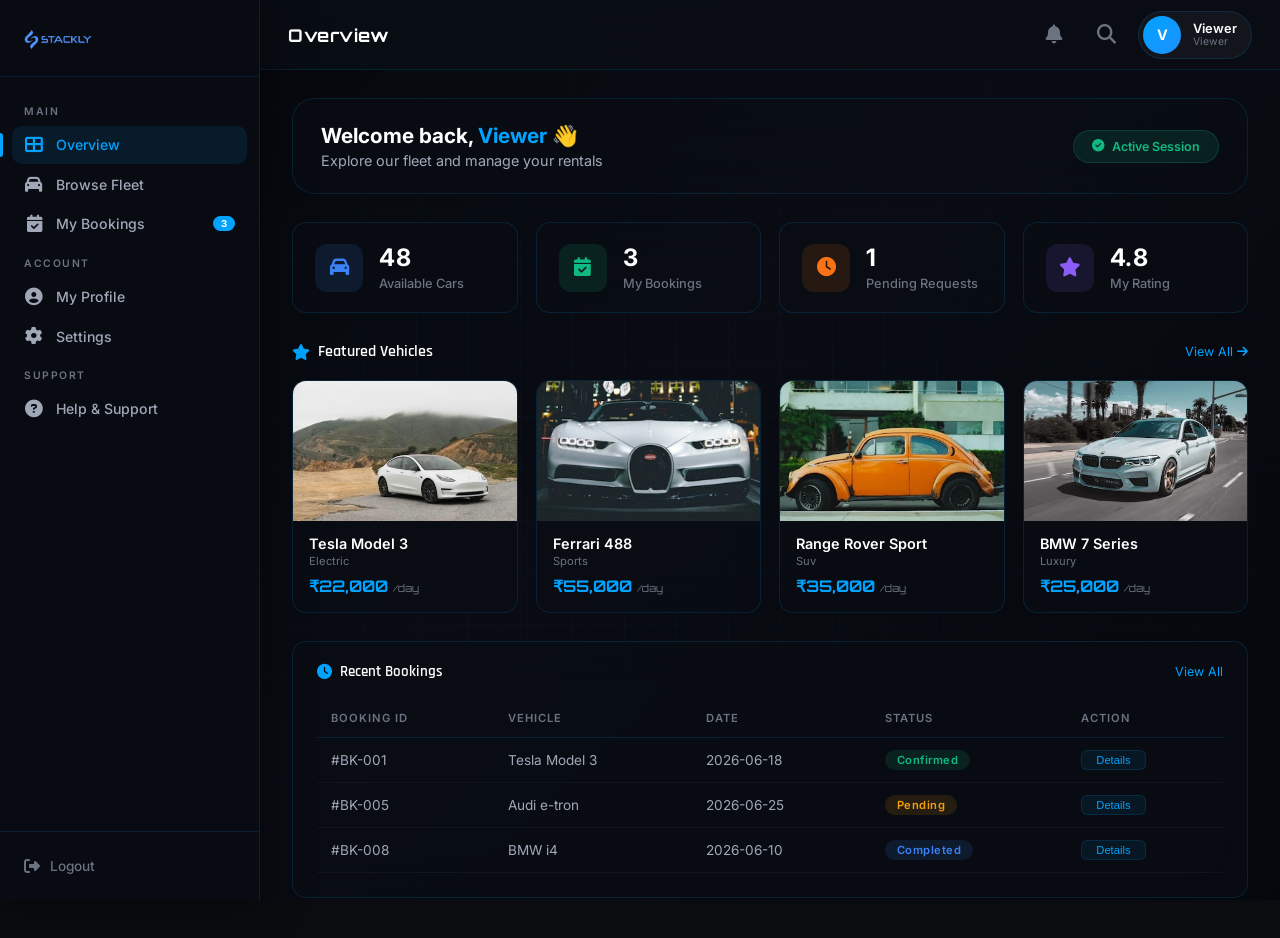
<file: dashboard-viewer.html>
<!DOCTYPE html>
<html lang="en">
<head>
    <meta charset="UTF-8" />
    <meta name="viewport" content="width=device-width, initial-scale=1.0" />
    <title>Viewer Dashboard – Stackly</title>
    <!-- Font Awesome -->
    <link rel="stylesheet" href="https://cdnjs.cloudflare.com/ajax/libs/font-awesome/6.5.1/css/all.min.css" />
    <!-- Google Fonts -->
    <link rel="preconnect" href="https://fonts.googleapis.com" />
    <link href="https://fonts.googleapis.com/css2?family=Inter:wght@300;400;500;600;700;800&family=Orbitron:wght@400;600;700;900&family=Rajdhani:wght@400;500;600;700&display=swap" rel="stylesheet" />
    <link rel="stylesheet" href="dashboard-viewer.css" />
</head>
<body>

    <!-- ─── BACKGROUND ─── -->
    <div class="bg-hero"></div>
    <div class="bg-grid"></div>

    <!-- ─── SIDEBAR ─── -->
    <aside class="sidebar" id="sidebar">
        <div class="sidebar-brand">
            <a href="index.html" class="brand-link">
                <!-- ✅ Logo image instead of text icon -->
                <img src="logo-removebg-preview.webp" alt="Stackly" style="height:40px; width:auto; filter: brightness(0) saturate(100%) invert(42%) sepia(99%) saturate(500%) hue-rotate(185deg) brightness(110%) contrast(101%);" />
                
            </a>
            <button class="sidebar-close" id="sidebarClose"><i class="fas fa-times"></i></button>
        </div>

        <nav class="sidebar-nav">
            <div class="nav-section">Main</div>
            <a href="#" class="nav-item active" data-page="overview">
                <i class="fas fa-th-large"></i>
                <span>Overview</span>
            </a>
            <a href="#" class="nav-item" data-page="fleet">
                <i class="fas fa-car"></i>
                <span>Browse Fleet</span>
            </a>
            <a href="#" class="nav-item" data-page="bookings">
                <i class="fas fa-calendar-check"></i>
                <span>My Bookings</span>
                <span class="nav-badge">3</span>
            </a>

            <div class="nav-section">Account</div>
            <a href="#" class="nav-item" data-page="profile">
                <i class="fas fa-user-circle"></i>
                <span>My Profile</span>
            </a>
            <a href="#" class="nav-item" data-page="settings">
                <i class="fas fa-cog"></i>
                <span>Settings</span>
            </a>

            <div class="nav-section">Support</div>
            <a href="#" class="nav-item" data-page="help">
                <i class="fas fa-question-circle"></i>
                <span>Help & Support</span>
            </a>
        </nav>

        <div class="sidebar-footer">
            <a href="404.html" class="logout-btn">
                <i class="fas fa-sign-out-alt"></i>
                <span>Logout</span>
            </a>
        </div>
    </aside>

    <!-- ─── OVERLAY ─── -->
    <div class="overlay" id="overlay"></div>

    <!-- ─── TOPBAR ─── -->
    <header class="topbar" id="topbar">
        <div class="topbar-left">
            <button class="hamburger" id="hamburger">
                <i class="fas fa-bars"></i>
            </button>
            <h1 class="topbar-title" id="pageTitle">Overview</h1>
        </div>
        <div class="topbar-right">
            <button class="topbar-btn" onclick="location.href='404.html'">
                <i class="fas fa-bell"></i>
            </button>
            <button class="topbar-btn" onclick="location.href='404.html'">
                <i class="fas fa-search"></i>
            </button>
            <div class="user-profile">
                <div class="user-avatar" id="viewerAvatar">V</div>
                <div class="user-info">
                    <span class="user-name" id="viewerName">Viewer</span>
                    <span class="user-role">Viewer</span>
                </div>
            </div>
        </div>
    </header>

    <!-- ─── MAIN CONTENT ─── -->
    <main class="main-content">

        <!-- ═══ OVERVIEW ═══ -->
        <section class="page active" id="page-overview">
            <!-- Greeting -->
            <div class="greeting-card">
                <div>
                    <h2>Welcome back, <span id="greetName">Viewer</span> 👋</h2>
                    <p>Explore our fleet and manage your rentals</p>
                </div>
                <div class="greeting-badge">
                    <i class="fas fa-check-circle"></i>
                    <span>Active Session</span>
                </div>
            </div>

            <!-- Stats -->
            <div class="stats-grid">
                <div class="stat-card">
                    <div class="stat-icon blue"><i class="fas fa-car"></i></div>
                    <div class="stat-info">
                        <span class="stat-value">48</span>
                        <span class="stat-label">Available Cars</span>
                    </div>
                </div>
                <div class="stat-card">
                    <div class="stat-icon green"><i class="fas fa-calendar-check"></i></div>
                    <div class="stat-info">
                        <span class="stat-value">3</span>
                        <span class="stat-label">My Bookings</span>
                    </div>
                </div>
                <div class="stat-card">
                    <div class="stat-icon orange"><i class="fas fa-clock"></i></div>
                    <div class="stat-info">
                        <span class="stat-value">1</span>
                        <span class="stat-label">Pending Requests</span>
                    </div>
                </div>
                <div class="stat-card">
                    <div class="stat-icon purple"><i class="fas fa-star"></i></div>
                    <div class="stat-info">
                        <span class="stat-value">4.8</span>
                        <span class="stat-label">My Rating</span>
                    </div>
                </div>
            </div>

            <!-- Featured Cars -->
            <div class="section-header">
                <h3><i class="fas fa-star"></i> Featured Vehicles</h3>
                <a href="#" class="section-link" onclick="navigateTo('fleet')">View All <i class="fas fa-arrow-right"></i></a>
            </div>
            <div class="featured-grid" id="featuredGrid"></div>

            <!-- My Recent Bookings -->
            <div class="table-card">
                <div class="table-header">
                    <h3><i class="fas fa-clock"></i> Recent Bookings</h3>
                    <a href="#" class="table-link" onclick="navigateTo('bookings')">View All</a>
                </div>
                <div class="table-responsive">
                    <table class="data-table">
                        <thead>
                            <tr>
                                <th>Booking ID</th>
                                <th>Vehicle</th>
                                <th>Date</th>
                                <th>Status</th>
                                <th>Action</th>
                            </tr>
                        </thead>
                        <tbody>
                            <tr>
                                <td>#BK-001</td>
                                <td>Tesla Model 3</td>
                                <td>2026-06-18</td>
                                <td><span class="status-badge confirmed">Confirmed</span></td>
                                <td><button class="action-btn" onclick="alert('View booking details')">Details</button></td>
                            </tr>
                            <tr>
                                <td>#BK-005</td>
                                <td>Audi e-tron</td>
                                <td>2026-06-25</td>
                                <td><span class="status-badge pending">Pending</span></td>
                                <td><button class="action-btn" onclick="alert('View booking details')">Details</button></td>
                            </tr>
                            <tr>
                                <td>#BK-008</td>
                                <td>BMW i4</td>
                                <td>2026-06-10</td>
                                <td><span class="status-badge completed">Completed</span></td>
                                <td><button class="action-btn" onclick="alert('View booking details')">Details</button></td>
                            </tr>
                        </tbody>
                    </table>
                </div>
            </div>
        </section>

        <!-- ═══ FLEET ═══ -->
        <section class="page" id="page-fleet">
            <h2 class="page-heading">Browse Fleet</h2>
            <div class="fleet-controls">
                <div class="filter-group">
                    <button class="filter-btn active" data-filter="all">All</button>
                    <button class="filter-btn" data-filter="economy">Economy</button>
                    <button class="filter-btn" data-filter="suv">SUV</button>
                    <button class="filter-btn" data-filter="luxury">Luxury</button>
                    <button class="filter-btn" data-filter="electric">Electric</button>
                    <button class="filter-btn" data-filter="sports">Sports</button>
                </div>
                <div class="sort-group">
                    <label><i class="fas fa-sort-amount-up"></i></label>
                    <select id="fleetSort">
                        <option value="default">Default</option>
                        <option value="price-asc">Price: Low → High</option>
                        <option value="price-desc">Price: High → Low</option>
                        <option value="name">Name A–Z</option>
                    </select>
                </div>
            </div>
            <div class="fleet-grid" id="fleetGrid"></div>
            <div class="load-more-wrap">
                <button class="btn-primary-sm" id="loadMoreBtn"><i class="fas fa-plus"></i> Load More</button>
            </div>
        </section>

        <!-- ═══ MY BOOKINGS ═══ -->
        <section class="page" id="page-bookings">
            <h2 class="page-heading">My Bookings</h2>
            <div class="table-card">
                <div class="table-header">
                    <h3><i class="fas fa-calendar-alt"></i> All Bookings</h3>
                    <button class="btn-primary-sm" onclick="alert('Book a new car')">
                        <i class="fas fa-plus"></i> New Booking
                    </button>
                </div>
                <div class="table-responsive">
                    <table class="data-table">
                        <thead>
                            <tr>
                                <th>Booking ID</th>
                                <th>Vehicle</th>
                                <th>Pickup</th>
                                <th>Return</th>
                                <th>Status</th>
                                <th>Action</th>
                            </tr>
                        </thead>
                        <tbody>
                            <tr>
                                <td>#BK-001</td>
                                <td>Tesla Model 3</td>
                                <td>2026-06-18</td>
                                <td>2026-06-21</td>
                                <td><span class="status-badge confirmed">Confirmed</span></td>
                                <td><button class="action-btn" onclick="alert('View booking details')">View</button></td>
                            </tr>
                            <tr>
                                <td>#BK-005</td>
                                <td>Audi e-tron</td>
                                <td>2026-06-25</td>
                                <td>2026-06-28</td>
                                <td><span class="status-badge pending">Pending</span></td>
                                <td><button class="action-btn" onclick="alert('View booking details')">View</button></td>
                            </tr>
                            <tr>
                                <td>#BK-008</td>
                                <td>BMW i4</td>
                                <td>2026-06-10</td>
                                <td>2026-06-12</td>
                                <td><span class="status-badge completed">Completed</span></td>
                                <td><button class="action-btn" onclick="alert('View booking details')">View</button></td>
                            </tr>
                            <tr>
                                <td>#BK-012</td>
                                <td>Porsche 911</td>
                                <td>2026-07-05</td>
                                <td>2026-07-07</td>
                                <td><span class="status-badge pending">Pending</span></td>
                                <td><button class="action-btn" onclick="alert('View booking details')">View</button></td>
                            </tr>
                            <tr>
                                <td>#BK-015</td>
                                <td>Range Rover Sport</td>
                                <td>2026-07-12</td>
                                <td>2026-07-15</td>
                                <td><span class="status-badge confirmed">Confirmed</span></td>
                                <td><button class="action-btn" onclick="alert('View booking details')">View</button></td>
                            </tr>
                        </tbody>
                    </table>
                </div>
            </div>
        </section>

        <!-- ═══ PROFILE ═══ -->
        <section class="page" id="page-profile">
            <h2 class="page-heading">My Profile</h2>
            <div class="profile-card">
                <div class="profile-avatar" id="profileAvatar">V</div>
                <h3 id="profileName">Viewer</h3>
                <p class="profile-email" id="profileEmail">viewer@stackly.com</p>
                <div class="profile-badge">Viewer</div>
                <div class="profile-stats">
                    <div class="profile-stat">
                        <span class="ps-val">12</span>
                        <span class="ps-lbl">Total Rentals</span>
                    </div>
                    <div class="profile-stat">
                        <span class="ps-val">4.8</span>
                        <span class="ps-lbl">Rating</span>
                    </div>
                    <div class="profile-stat">
                        <span class="ps-val">3</span>
                        <span class="ps-lbl">Active Bookings</span>
                    </div>
                </div>
                <button class="btn-primary-sm" onclick="alert('Edit profile')"><i class="fas fa-edit"></i> Edit Profile</button>
            </div>
        </section>

        <!-- ═══ SETTINGS ═══ -->
        <section class="page" id="page-settings">
            <h2 class="page-heading">Settings</h2>
            <div class="settings-list">
                <div class="setting-item">
                    <div>
                        <h4>Email Notifications</h4>
                        <p>Booking confirmations, reminders, offers</p>
                    </div>
                    <button class="btn-primary-sm" onclick="alert('Configure notifications')">Configure</button>
                </div>
                <div class="setting-item">
                    <div>
                        <h4>Language & Region</h4>
                        <p>English (IN) · Currency: INR</p>
                    </div>
                    <button class="btn-primary-sm" onclick="alert('Change language')">Change</button>
                </div>
                <div class="setting-item">
                    <div>
                        <h4>Change Password</h4>
                        <p>Update your account password</p>
                    </div>
                    <button class="btn-primary-sm" onclick="alert('Change password')">Update</button>
                </div>
                <div class="setting-item">
                    <div>
                        <h4>Payment Methods</h4>
                        <p>Manage saved cards & UPI</p>
                    </div>
                    <button class="btn-primary-sm" onclick="alert('Manage payment methods')">Manage</button>
                </div>
                <div class="setting-item danger">
                    <div>
                        <h4>Delete Account</h4>
                        <p>Permanently delete your account and data</p>
                    </div>
                    <button class="btn-danger" onclick="alert('Delete account?')">Delete</button>
                </div>
            </div>
        </section>

        <!-- ═══ HELP ═══ -->
        <section class="page" id="page-help">
            <h2 class="page-heading">Help & Support</h2>
            <div class="help-grid">
                <div class="help-card">
                    <i class="fas fa-headset"></i>
                    <h4>24/7 Customer Support</h4>
                    <p>Call us anytime at <strong>+91 98765 43210</strong></p>
                    <button class="btn-primary-sm" onclick="alert('Call support')">Call Now</button>
                </div>
                <div class="help-card">
                    <i class="fas fa-envelope"></i>
                    <h4>Email Support</h4>
                    <p>Send us an email at <strong>help@stackly.in</strong></p>
                    <button class="btn-primary-sm" onclick="alert('Email support')">Send Email</button>
                </div>
                <div class="help-card">
                    <i class="fas fa-file-alt"></i>
                    <h4>FAQs</h4>
                    <p>Find answers to common questions</p>
                    <button class="btn-primary-sm" onclick="location.href='404.html'">View FAQs</button>
                </div>
                <div class="help-card">
                    <i class="fas fa-comment-dots"></i>
                    <h4>Live Chat</h4>
                    <p>Chat with our support team instantly</p>
                    <button class="btn-primary-sm" onclick="alert('Start live chat')">Start Chat</button>
                </div>
            </div>
        </section>

    </main>

    <script src="dashboard-viewer.js"></script>
</body>
</html>
</file>
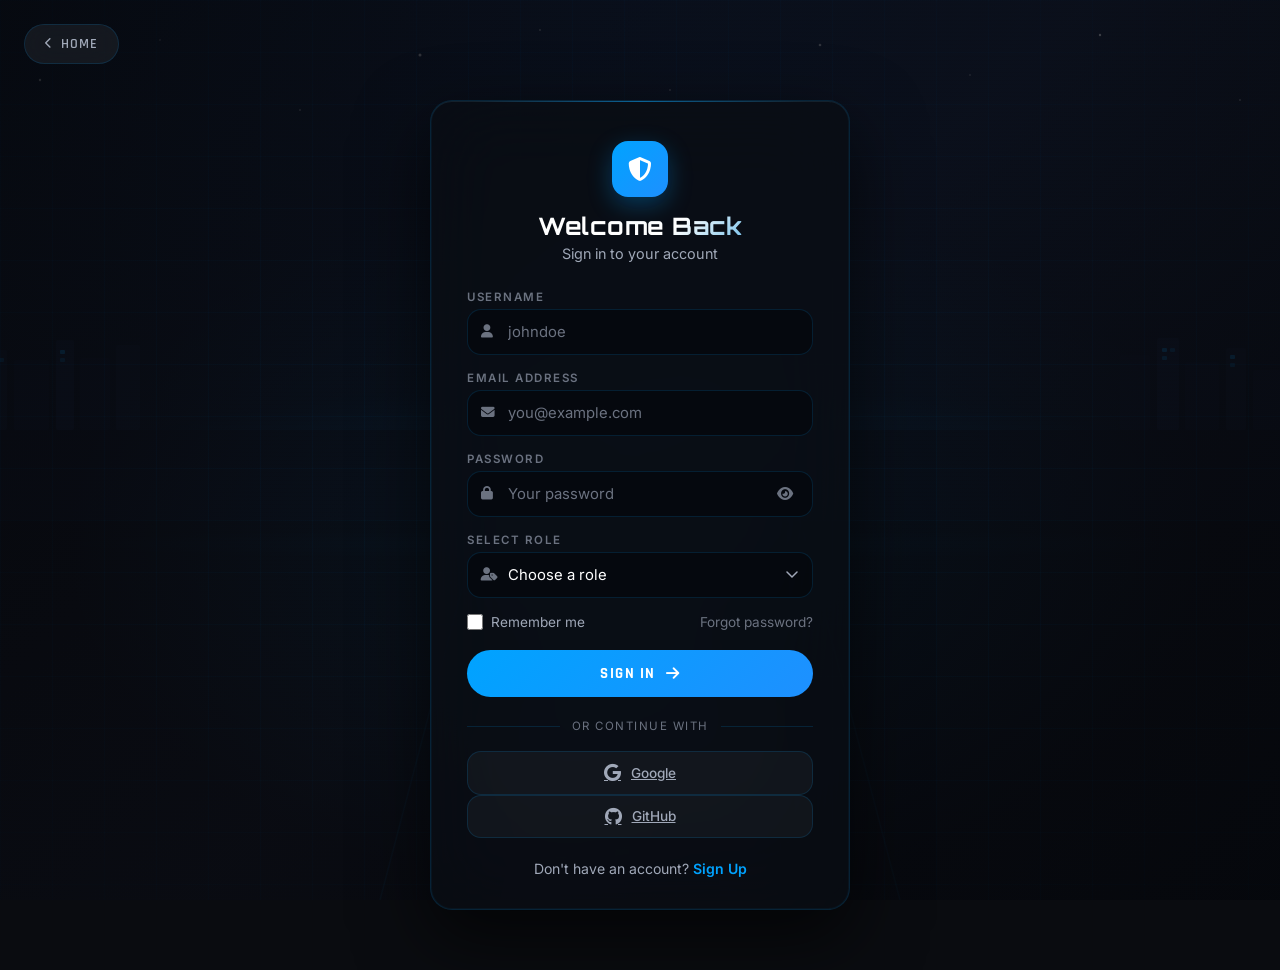
<file: login.html>
<!DOCTYPE html>
<html lang="en">
<head>
    <meta charset="UTF-8" />
    <meta name="viewport" content="width=device-width, initial-scale=1.0" />
    <title>Login</title>
    <!-- Font Awesome -->
    <link rel="stylesheet" href="https://cdnjs.cloudflare.com/ajax/libs/font-awesome/6.5.1/css/all.min.css" />
    <!-- Google Fonts -->
    <link rel="preconnect" href="https://fonts.googleapis.com" />
    <link href="https://fonts.googleapis.com/css2?family=Inter:wght@300;400;500;600;700&family=Orbitron:wght@400;600;700&family=Rajdhani:wght@400;500;600;700&display=swap" rel="stylesheet" />
    <link rel="stylesheet" href="login.css" />
</head>
<body>

    <!-- BACKGROUND -->
    <div class="bg-hero"></div>
    <div class="bg-grid"></div>

    <!-- BACK TO HOME BUTTON -->
    <a href="index.html" class="back-home" id="backHomeBtn">
        <i class="fas fa-chevron-left"></i>
        <span>Home</span>
    </a>

    <!-- MAIN CARD -->
    <main>
        <div class="auth-wrap">
            <div class="auth-card">
                <!-- Header -->
                <div class="auth-header">
                    <div class="brand-icon">
                        <i class="fas fa-shield-alt"></i>
                    </div>
                    <h2>Welcome Back</h2>
                    <p>Sign in to your account</p>
                </div>

                <!-- Login Form -->
                <form id="loginForm" novalidate>
                    <!-- Username -->
                    <div class="field-group">
                        <label class="field-label" for="loginUsername">Username</label>
                        <div class="field-wrap">
                            <i class="fas fa-user field-icon"></i>
                            <input type="text" id="loginUsername" placeholder="johndoe" required />
                        </div>
                    </div>

                    <!-- Email -->
                    <div class="field-group">
                        <label class="field-label" for="loginEmail">Email Address</label>
                        <div class="field-wrap">
                            <i class="fas fa-envelope field-icon"></i>
                            <input type="email" id="loginEmail" placeholder="you@example.com" required />
                        </div>
                    </div>

                    <!-- Password -->
                    <div class="field-group">
                        <label class="field-label" for="loginPassword">Password</label>
                        <div class="field-wrap">
                            <i class="fas fa-lock field-icon"></i>
                            <input type="password" id="loginPassword" placeholder="Your password" required minlength="6" />
                            <button type="button" class="toggle-pw" id="togglePw" aria-label="Toggle password">
                                <i class="fas fa-eye"></i>
                            </button>
                        </div>
                    </div>

                    <!-- Role Selection -->
                    <div class="field-group">
                        <label class="field-label" for="loginRole">Select Role</label>
                        <div class="field-wrap">
                            <i class="fas fa-user-tag field-icon"></i>
                            <select id="loginRole" required>
                                <option value="">Choose a role</option>
                                <option value="admin">Admin</option>
                                <option value="viewer">Viewer</option>
                            </select>
                        </div>
                    </div>

                    <!-- Options -->
                    <div class="form-options">
                        <label class="remember-me">
                            <input type="checkbox" /> Remember me
                        </label>
                        <a href="#" class="forgot-link">Forgot password?</a>
                    </div>

                    <!-- Submit -->
                    <button type="submit" class="btn-submit">
                        Sign In <i class="fas fa-arrow-right"></i>
                    </button>

                    <div class="auth-error" id="loginError"></div>
                </form>

                <!-- Divider -->
                <div class="divider">
                    <span>or continue with</span>
                </div>

                <!-- Social Buttons -->
              <a href="404.html" class="social-btn google">
    <i class="fab fa-google"></i>
    <span>Google</span>
</a>
<a href="404.html" class="social-btn github">
    <i class="fab fa-github"></i>
    <span>GitHub</span>
</a>

                <!-- Footer with working Sign Up link -->
                <p class="auth-footer">
                    Don't have an account? <a href="signup.html" id="signupLink">Sign Up</a>
                </p>
            </div>
        </div>
    </main>

    <script src="login.js"></script>
</body>
</html>
</file>
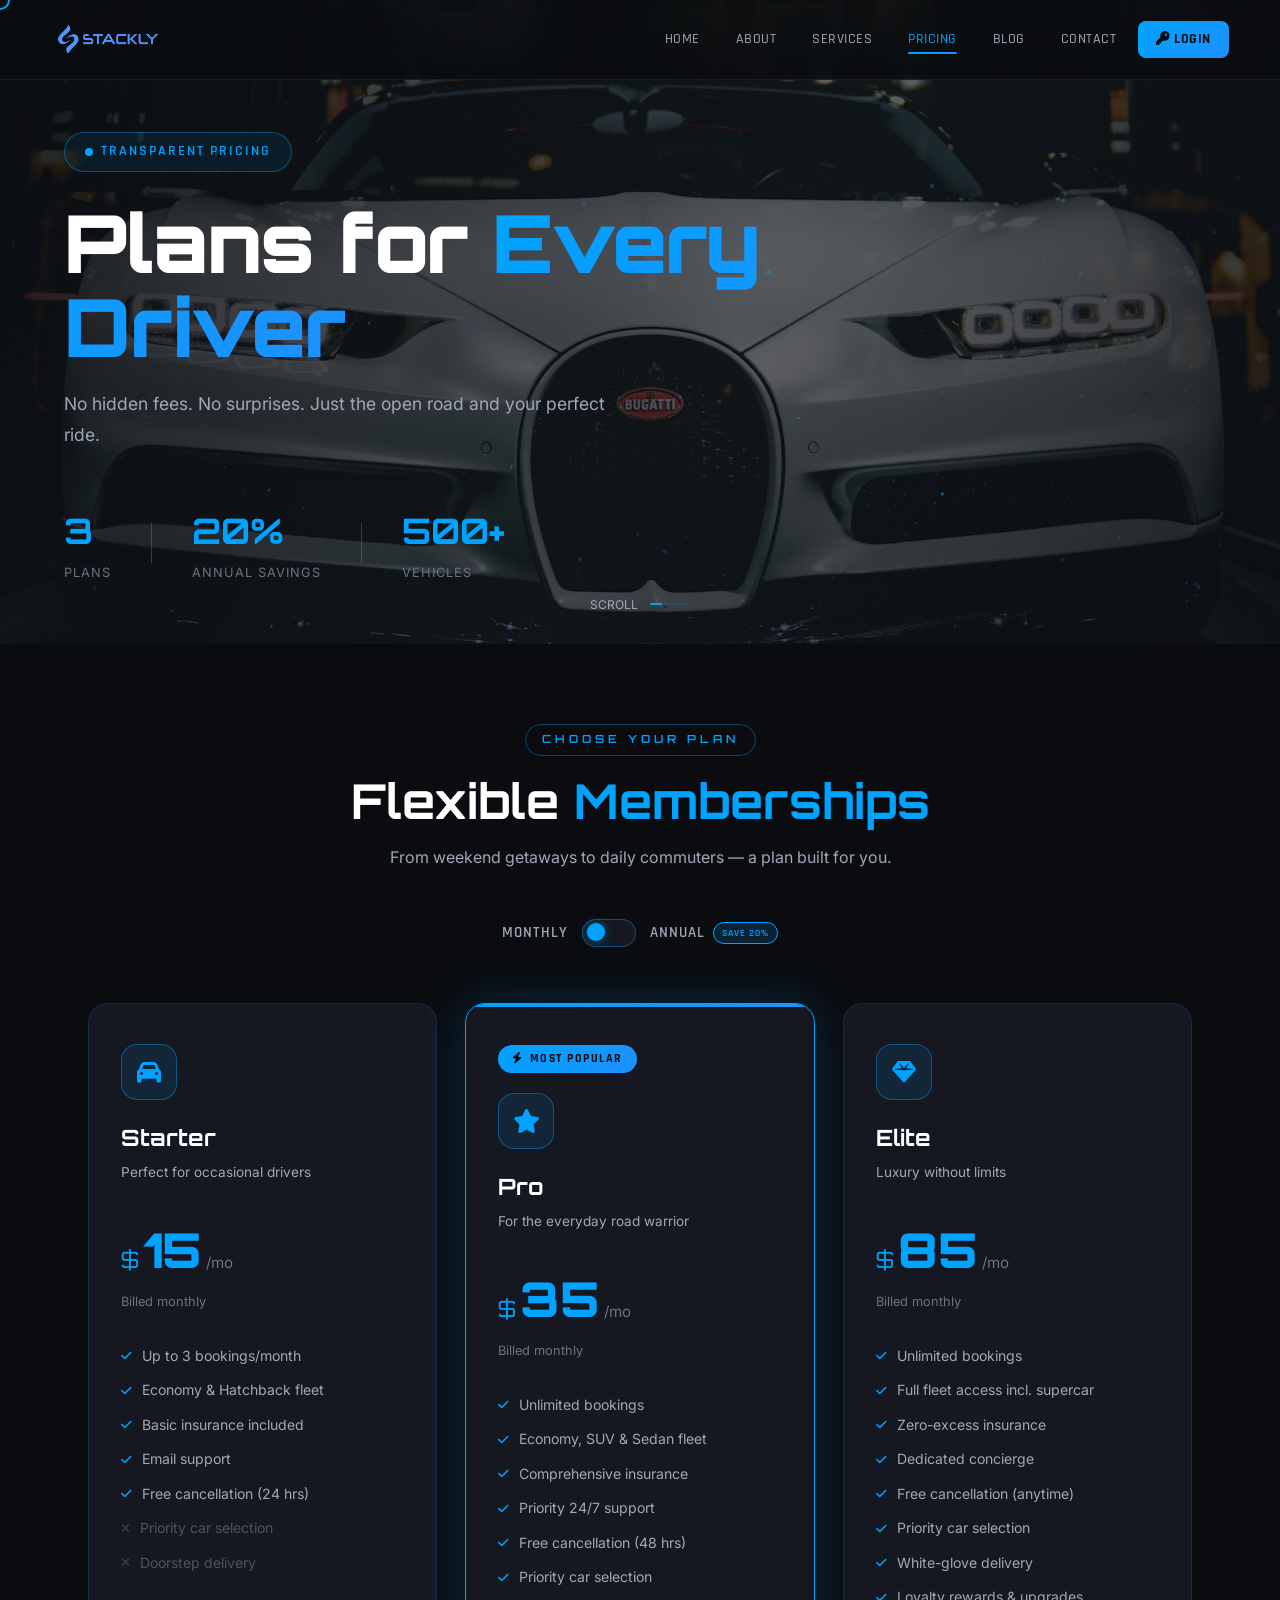
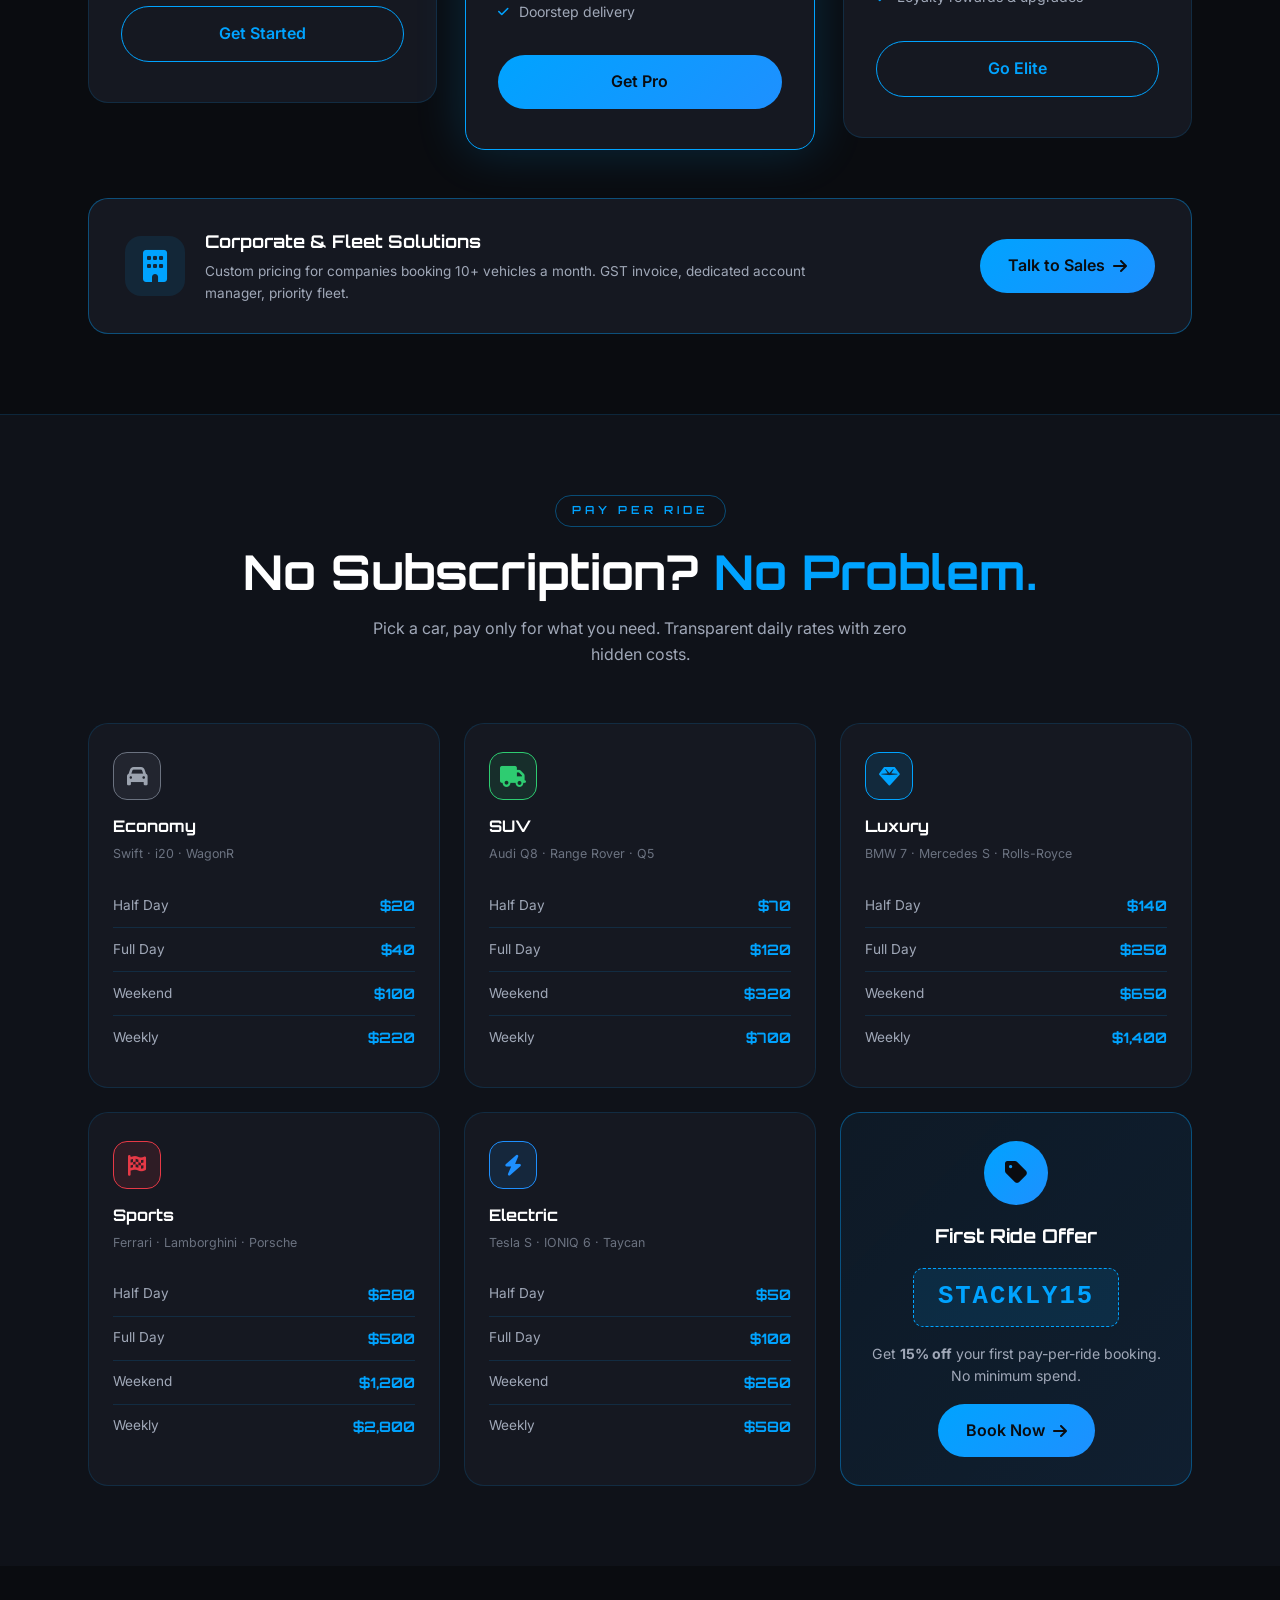
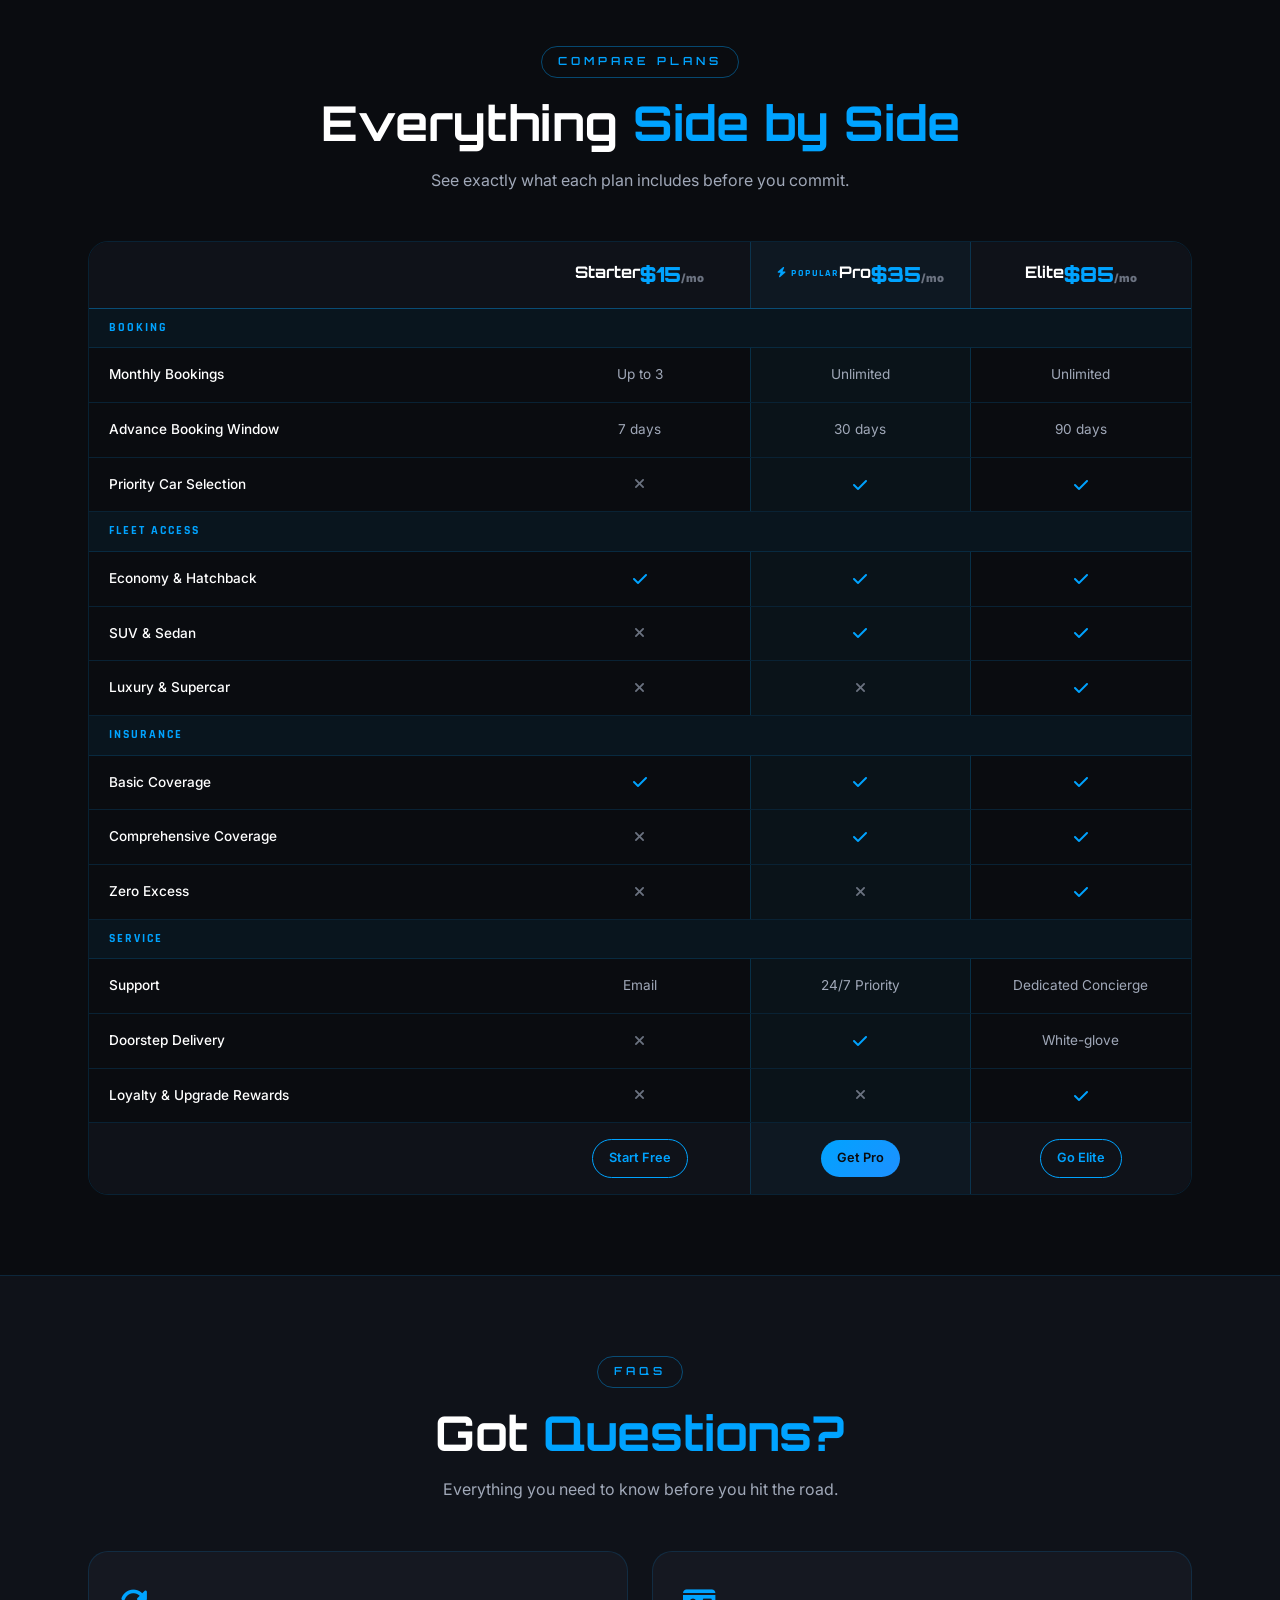
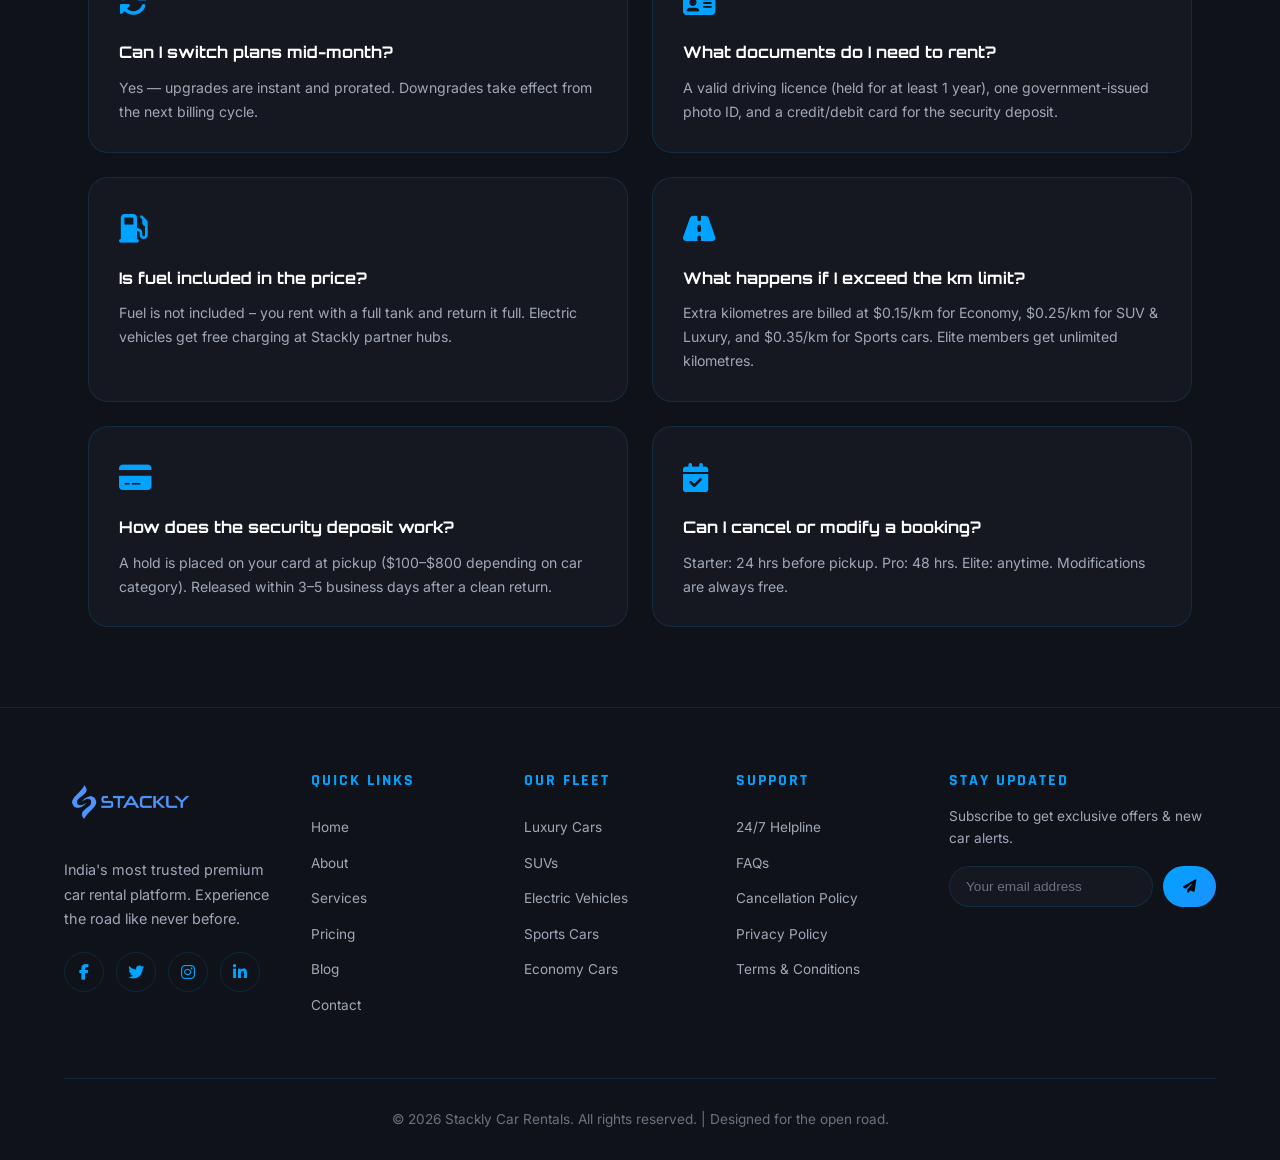
<file: pricing.html>
<!DOCTYPE html>
<html lang="en">
<head>
  <meta charset="UTF-8" />
  <meta name="viewport" content="width=device-width, initial-scale=1.0, viewport-fit=cover" />
  <title>Pricing – Stackly Premium Car Rentals</title>
  <link rel="preconnect" href="https://fonts.googleapis.com" />
  <link href="https://fonts.googleapis.com/css2?family=Orbitron:wght@400;600;700;900&family=Inter:opsz,wght@14..32,300;14..32,400;14..32,500;14..32,600;14..32,700;14..32,800&family=Rajdhani:wght@300;400;500;600;700&display=swap" rel="stylesheet" />
  <link rel="stylesheet" href="https://cdnjs.cloudflare.com/ajax/libs/font-awesome/6.5.1/css/all.min.css" />
  <link rel="stylesheet" href="index.css" />
  <link rel="stylesheet" href="pricing.css" />
</head>
<body>

  <!-- LOADER & CURSOR -->
  <div id="page-loader"><div class="loader-logo">STACKLY</div><div class="loader-bar"><div class="loader-bar-fill"></div></div></div>
  <div class="cursor-glow"></div>

  <!-- NAVBAR -->
  <nav class="navbar" id="navbar">
    <div class="nav-container">
      <a href="index.html" class="nav-logo"><img src="logo-removebg-preview.webp" alt="Stackly" class="nav-logo-img" /></a>
      <ul class="nav-links" id="navLinks">
        <li><a href="index.html">Home</a></li>
        <li><a href="about.html">About</a></li>
        <li><a href="services.html">Services</a></li>
        <li><a href="pricing.html" class="active">Pricing</a></li>
        <li><a href="blog.html">Blog</a></li>
        <li><a href="contact.html">Contact</a></li>
        <li><a href="login.html" class="nav-btn-login"><i class="fas fa-key"></i> Login</a></li>
      </ul>
      <button class="hamburger" id="hamburger" aria-label="Toggle navigation" aria-expanded="false">
        <span class="ham-line ham-top"></span>
        <span class="ham-line ham-mid"></span>
        <span class="ham-line ham-bot"></span>
      </button>
    </div>
    <div class="nav-overlay" id="navOverlay"></div>
  </nav>

  <!-- PRICING HERO -->
  <section class="pricing-hero">
    <canvas id="pricing-particles"></canvas>
    <div class="pricing-hero-content">
      <div class="hero-badge"><span class="badge-dot"></span> Transparent Pricing</div>
      <h1 class="hero-title">Plans for <span>Every Driver</span></h1>
      <p class="hero-sub">No hidden fees. No surprises. Just the open road and your perfect ride.</p>
      <div class="hero-stats">
        <div class="hero-stat">
          <span class="num" data-target="3" data-suffix="">0</span>
          <span class="label">Plans</span>
        </div>
        <div class="hero-stat"><div class="divider"></div></div>
        <div class="hero-stat">
          <span class="num" data-target="20" data-suffix="%">0</span>
          <span class="label">Annual Savings</span>
        </div>
        <div class="hero-stat"><div class="divider"></div></div>
        <div class="hero-stat">
          <span class="num" data-target="500" data-suffix="+">0</span>
          <span class="label">Vehicles</span>
        </div>
      </div>
    </div>
    <div class="scroll-indicator"><span>Scroll</span><div class="scroll-line"><div class="scroll-dot"></div></div></div>
  </section>

  <!-- PLANS SECTION -->
  <section class="plans-section">
    <div class="container">
      <div class="section-head fade-up">
        <div class="section-label">Choose Your Plan</div>
        <h2 class="section-title">Flexible <span>Memberships</span></h2>
        <p class="section-sub">From weekend getaways to daily commuters — a plan built for you.</p>
      </div>

      <div class="billing-toggle fade-up">
        <span class="toggle-label" id="lblMonthly">Monthly</span>
        <label class="toggle-switch">
          <input type="checkbox" id="billingToggle" />
          <span class="toggle-knob"></span>
        </label>
        <span class="toggle-label" id="lblAnnual">Annual <span class="save-badge">Save 20%</span></span>
      </div>

      <div class="plans-grid">
        <!-- Starter -->
        <div class="plan-card fade-up" data-monthly="15" data-annual="12">
          <div class="plan-icon"><i class="fas fa-car"></i></div>
          <div class="plan-name">Starter</div>
          <div class="plan-tagline">Perfect for occasional drivers</div>
          <div class="plan-price-wrap">
            <div class="plan-price">
              <span class="currency">$</span>
              <span class="amount" data-monthly="15" data-annual="12">15</span>
              <span class="period">/mo</span>
            </div>
            <div class="plan-billed">Billed monthly</div>
          </div>
          <ul class="plan-features">
            <li><i class="fas fa-check"></i> Up to 3 bookings/month</li>
            <li><i class="fas fa-check"></i> Economy &amp; Hatchback fleet</li>
            <li><i class="fas fa-check"></i> Basic insurance included</li>
            <li><i class="fas fa-check"></i> Email support</li>
            <li><i class="fas fa-check"></i> Free cancellation (24 hrs)</li>
            <li class="disabled"><i class="fas fa-times"></i> Priority car selection</li>
            <li class="disabled"><i class="fas fa-times"></i> Doorstep delivery</li>
          </ul>
          <a href="404.html" class="btn btn-outline plan-btn">Get Started</a>
        </div>

        <!-- Pro (Popular) -->
        <div class="plan-card plan-popular fade-up" data-monthly="35" data-annual="28">
          <div class="plan-popular-badge"><i class="fas fa-bolt"></i> Most Popular</div>
          <div class="plan-icon"><i class="fas fa-star"></i></div>
          <div class="plan-name">Pro</div>
          <div class="plan-tagline">For the everyday road warrior</div>
          <div class="plan-price-wrap">
            <div class="plan-price">
              <span class="currency">$</span>
              <span class="amount" data-monthly="35" data-annual="28">35</span>
              <span class="period">/mo</span>
            </div>
            <div class="plan-billed">Billed monthly</div>
          </div>
          <ul class="plan-features">
            <li><i class="fas fa-check"></i> Unlimited bookings</li>
            <li><i class="fas fa-check"></i> Economy, SUV &amp; Sedan fleet</li>
            <li><i class="fas fa-check"></i> Comprehensive insurance</li>
            <li><i class="fas fa-check"></i> Priority 24/7 support</li>
            <li><i class="fas fa-check"></i> Free cancellation (48 hrs)</li>
            <li><i class="fas fa-check"></i> Priority car selection</li>
            <li><i class="fas fa-check"></i> Doorstep delivery</li>
          </ul>
          <a href="404.html" class="btn btn-primary plan-btn">Get Pro</a>
        </div>

        <!-- Elite -->
        <div class="plan-card fade-up" data-monthly="85" data-annual="68">
          <div class="plan-icon"><i class="fas fa-gem"></i></div>
          <div class="plan-name">Elite</div>
          <div class="plan-tagline">Luxury without limits</div>
          <div class="plan-price-wrap">
            <div class="plan-price">
              <span class="currency">$</span>
              <span class="amount" data-monthly="85" data-annual="68">85</span>
              <span class="period">/mo</span>
            </div>
            <div class="plan-billed">Billed monthly</div>
          </div>
          <ul class="plan-features">
            <li><i class="fas fa-check"></i> Unlimited bookings</li>
            <li><i class="fas fa-check"></i> Full fleet access incl. supercar</li>
            <li><i class="fas fa-check"></i> Zero-excess insurance</li>
            <li><i class="fas fa-check"></i> Dedicated concierge</li>
            <li><i class="fas fa-check"></i> Free cancellation (anytime)</li>
            <li><i class="fas fa-check"></i> Priority car selection</li>
            <li><i class="fas fa-check"></i> White-glove delivery</li>
            <li><i class="fas fa-check"></i> Loyalty rewards &amp; upgrades</li>
          </ul>
          <a href="404.html" class="btn btn-outline plan-btn">Go Elite</a>
        </div>
      </div>

      <div class="enterprise-strip fade-up">
        <div class="enterprise-left">
          <i class="fas fa-building enterprise-icon"></i>
          <div>
            <div class="enterprise-title">Corporate &amp; Fleet Solutions</div>
            <div class="enterprise-sub">Custom pricing for companies booking 10+ vehicles a month. GST invoice, dedicated account manager, priority fleet.</div>
          </div>
        </div>
        <a href="404.html" class="btn btn-primary">Talk to Sales <i class="fas fa-arrow-right"></i></a>
      </div>
    </div>
  </section>

  <!-- PAY-PER-RIDE RATES -->
  <section class="rates-section">
    <div class="container">
      <div class="section-head fade-up">
        <div class="section-label">Pay Per Ride</div>
        <h2 class="section-title">No Subscription? <span>No Problem.</span></h2>
        <p class="section-sub">Pick a car, pay only for what you need. Transparent daily rates with zero hidden costs.</p>
      </div>
      <div class="rates-grid">
        <div class="rate-card fade-up"><div class="rate-icon economy-icon"><i class="fas fa-car"></i></div><div class="rate-name">Economy</div><div class="rate-desc">Swift · i20 · WagonR</div><div class="rate-row"><span>Half Day</span><span class="rate-price">$20</span></div><div class="rate-row"><span>Full Day</span><span class="rate-price">$40</span></div><div class="rate-row"><span>Weekend</span><span class="rate-price">$100</span></div><div class="rate-row"><span>Weekly</span><span class="rate-price">$220</span></div></div>
        <div class="rate-card fade-up"><div class="rate-icon suv-icon"><i class="fas fa-truck"></i></div><div class="rate-name">SUV</div><div class="rate-desc">Audi Q8 · Range Rover · Q5</div><div class="rate-row"><span>Half Day</span><span class="rate-price">$70</span></div><div class="rate-row"><span>Full Day</span><span class="rate-price">$120</span></div><div class="rate-row"><span>Weekend</span><span class="rate-price">$320</span></div><div class="rate-row"><span>Weekly</span><span class="rate-price">$700</span></div></div>
        <div class="rate-card fade-up"><div class="rate-icon luxury-icon"><i class="fas fa-gem"></i></div><div class="rate-name">Luxury</div><div class="rate-desc">BMW 7 · Mercedes S · Rolls-Royce</div><div class="rate-row"><span>Half Day</span><span class="rate-price">$140</span></div><div class="rate-row"><span>Full Day</span><span class="rate-price">$250</span></div><div class="rate-row"><span>Weekend</span><span class="rate-price">$650</span></div><div class="rate-row"><span>Weekly</span><span class="rate-price">$1,400</span></div></div>
        <div class="rate-card fade-up"><div class="rate-icon sports-icon"><i class="fas fa-flag-checkered"></i></div><div class="rate-name">Sports</div><div class="rate-desc">Ferrari · Lamborghini · Porsche</div><div class="rate-row"><span>Half Day</span><span class="rate-price">$280</span></div><div class="rate-row"><span>Full Day</span><span class="rate-price">$500</span></div><div class="rate-row"><span>Weekend</span><span class="rate-price">$1,200</span></div><div class="rate-row"><span>Weekly</span><span class="rate-price">$2,800</span></div></div>
        <div class="rate-card fade-up"><div class="rate-icon electric-icon"><i class="fas fa-bolt"></i></div><div class="rate-name">Electric</div><div class="rate-desc">Tesla S · IONIQ 6 · Taycan</div><div class="rate-row"><span>Half Day</span><span class="rate-price">$50</span></div><div class="rate-row"><span>Full Day</span><span class="rate-price">$100</span></div><div class="rate-row"><span>Weekend</span><span class="rate-price">$260</span></div><div class="rate-row"><span>Weekly</span><span class="rate-price">$580</span></div></div>
        <div class="rate-card rate-promo fade-up">
          <div class="promo-inner">
            <div class="promo-icon"><i class="fas fa-tag"></i></div>
            <div class="promo-title">First Ride Offer</div>
            <div class="promo-code">STACKLY15</div>
            <div class="promo-desc">Get <strong>15% off</strong> your first pay-per-ride booking. No minimum spend.</div>
            <a href="404.html" class="btn btn-primary">Book Now <i class="fas fa-arrow-right"></i></a>
          </div>
        </div>
      </div>
    </div>
  </section>

  <!-- COMPARISON TABLE -->
  <section class="compare-section">
    <div class="container">
      <div class="section-head fade-up">
        <div class="section-label">Compare Plans</div>
        <h2 class="section-title">Everything <span>Side by Side</span></h2>
        <p class="section-sub">See exactly what each plan includes before you commit.</p>
      </div>
      <div class="compare-wrap fade-up">
        <div class="compare-table">
          <div class="ct-header">
            <div class="ct-cell ct-feature-col"></div>
            <div class="ct-cell ct-plan-col"><div class="ct-plan-name">Starter</div><div class="ct-plan-price">$15<small>/mo</small></div></div>
            <div class="ct-cell ct-plan-col ct-popular-col"><div class="ct-popular-label"><i class="fas fa-bolt"></i> Popular</div><div class="ct-plan-name">Pro</div><div class="ct-plan-price">$35<small>/mo</small></div></div>
            <div class="ct-cell ct-plan-col"><div class="ct-plan-name">Elite</div><div class="ct-plan-price">$85<small>/mo</small></div></div>
          </div>
          <div class="ct-group-label">Booking</div>
          <div class="ct-row"><div class="ct-cell ct-feature-col">Monthly Bookings</div><div class="ct-cell">Up to 3</div><div class="ct-cell ct-popular-col">Unlimited</div><div class="ct-cell">Unlimited</div></div>
          <div class="ct-row"><div class="ct-cell ct-feature-col">Advance Booking Window</div><div class="ct-cell">7 days</div><div class="ct-cell ct-popular-col">30 days</div><div class="ct-cell">90 days</div></div>
          <div class="ct-row"><div class="ct-cell ct-feature-col">Priority Car Selection</div><div class="ct-cell"><i class="fas fa-times ct-no"></i></div><div class="ct-cell ct-popular-col"><i class="fas fa-check ct-yes"></i></div><div class="ct-cell"><i class="fas fa-check ct-yes"></i></div></div>
          <div class="ct-group-label">Fleet Access</div>
          <div class="ct-row"><div class="ct-cell ct-feature-col">Economy &amp; Hatchback</div><div class="ct-cell"><i class="fas fa-check ct-yes"></i></div><div class="ct-cell ct-popular-col"><i class="fas fa-check ct-yes"></i></div><div class="ct-cell"><i class="fas fa-check ct-yes"></i></div></div>
          <div class="ct-row"><div class="ct-cell ct-feature-col">SUV &amp; Sedan</div><div class="ct-cell"><i class="fas fa-times ct-no"></i></div><div class="ct-cell ct-popular-col"><i class="fas fa-check ct-yes"></i></div><div class="ct-cell"><i class="fas fa-check ct-yes"></i></div></div>
          <div class="ct-row"><div class="ct-cell ct-feature-col">Luxury &amp; Supercar</div><div class="ct-cell"><i class="fas fa-times ct-no"></i></div><div class="ct-cell ct-popular-col"><i class="fas fa-times ct-no"></i></div><div class="ct-cell"><i class="fas fa-check ct-yes"></i></div></div>
          <div class="ct-group-label">Insurance</div>
          <div class="ct-row"><div class="ct-cell ct-feature-col">Basic Coverage</div><div class="ct-cell"><i class="fas fa-check ct-yes"></i></div><div class="ct-cell ct-popular-col"><i class="fas fa-check ct-yes"></i></div><div class="ct-cell"><i class="fas fa-check ct-yes"></i></div></div>
          <div class="ct-row"><div class="ct-cell ct-feature-col">Comprehensive Coverage</div><div class="ct-cell"><i class="fas fa-times ct-no"></i></div><div class="ct-cell ct-popular-col"><i class="fas fa-check ct-yes"></i></div><div class="ct-cell"><i class="fas fa-check ct-yes"></i></div></div>
          <div class="ct-row"><div class="ct-cell ct-feature-col">Zero Excess</div><div class="ct-cell"><i class="fas fa-times ct-no"></i></div><div class="ct-cell ct-popular-col"><i class="fas fa-times ct-no"></i></div><div class="ct-cell"><i class="fas fa-check ct-yes"></i></div></div>
          <div class="ct-group-label">Service</div>
          <div class="ct-row"><div class="ct-cell ct-feature-col">Support</div><div class="ct-cell">Email</div><div class="ct-cell ct-popular-col">24/7 Priority</div><div class="ct-cell">Dedicated Concierge</div></div>
          <div class="ct-row"><div class="ct-cell ct-feature-col">Doorstep Delivery</div><div class="ct-cell"><i class="fas fa-times ct-no"></i></div><div class="ct-cell ct-popular-col"><i class="fas fa-check ct-yes"></i></div><div class="ct-cell">White-glove</div></div>
          <div class="ct-row"><div class="ct-cell ct-feature-col">Loyalty &amp; Upgrade Rewards</div><div class="ct-cell"><i class="fas fa-times ct-no"></i></div><div class="ct-cell ct-popular-col"><i class="fas fa-times ct-no"></i></div><div class="ct-cell"><i class="fas fa-check ct-yes"></i></div></div>
          <div class="ct-row ct-cta-row">
            <div class="ct-cell ct-feature-col"></div>
            <div class="ct-cell"><a href="404.html" class="btn btn-outline btn-sm">Start Free</a></div>
            <div class="ct-cell ct-popular-col"><a href="404.html" class="btn btn-primary btn-sm">Get Pro</a></div>
            <div class="ct-cell"><a href="404.html" class="btn btn-outline btn-sm">Go Elite</a></div>
          </div>
        </div>
      </div>
    </div>
  </section>

  <!-- FAQ -->
  <section class="faq-section">
    <div class="container">
      <div class="section-head fade-up">
        <div class="section-label">FAQs</div>
        <h2 class="section-title">Got <span>Questions?</span></h2>
        <p class="section-sub">Everything you need to know before you hit the road.</p>
      </div>
      <div class="faq-grid">
        <div class="faq-item fade-up"><div class="faq-icon"><i class="fas fa-sync-alt"></i></div><h4>Can I switch plans mid-month?</h4><p>Yes — upgrades are instant and prorated. Downgrades take effect from the next billing cycle.</p></div>
        <div class="faq-item fade-up"><div class="faq-icon"><i class="fas fa-id-card"></i></div><h4>What documents do I need to rent?</h4><p>A valid driving licence (held for at least 1 year), one government-issued photo ID, and a credit/debit card for the security deposit.</p></div>
        <div class="faq-item fade-up"><div class="faq-icon"><i class="fas fa-gas-pump"></i></div><h4>Is fuel included in the price?</h4><p>Fuel is not included – you rent with a full tank and return it full. Electric vehicles get free charging at Stackly partner hubs.</p></div>
        <div class="faq-item fade-up"><div class="faq-icon"><i class="fas fa-road"></i></div><h4>What happens if I exceed the km limit?</h4><p>Extra kilometres are billed at $0.15/km for Economy, $0.25/km for SUV &amp; Luxury, and $0.35/km for Sports cars. Elite members get unlimited kilometres.</p></div>
        <div class="faq-item fade-up"><div class="faq-icon"><i class="fas fa-credit-card"></i></div><h4>How does the security deposit work?</h4><p>A hold is placed on your card at pickup ($100–$800 depending on car category). Released within 3–5 business days after a clean return.</p></div>
        <div class="faq-item fade-up"><div class="faq-icon"><i class="fas fa-calendar-check"></i></div><h4>Can I cancel or modify a booking?</h4><p>Starter: 24 hrs before pickup. Pro: 48 hrs. Elite: anytime. Modifications are always free.</p></div>
      </div>
    </div>
  </section>

  <!-- FOOTER -->
  <footer class="footer">
    <div class="footer-container">
      <div class="footer-main">
        <div class="footer-brand">
          <div class="logo-wrap"><img src="logo-removebg-preview.webp" alt="Stackly" class="footer-logo-img" /></div>
          <p>India's most trusted premium car rental platform. Experience the road like never before.</p>
          <div class="footer-social">
            <a href="#"><i class="fab fa-facebook-f"></i></a>
            <a href="#"><i class="fab fa-twitter"></i></a>
            <a href="#"><i class="fab fa-instagram"></i></a>
            <a href="#"><i class="fab fa-linkedin-in"></i></a>
          </div>
        </div>
        <div class="footer-col"><h4>Quick Links</h4><ul><li><a href="index.html">Home</a></li><li><a href="about.html">About</a></li><li><a href="services.html">Services</a></li><li><a href="pricing.html">Pricing</a></li><li><a href="blog.html">Blog</a></li><li><a href="contact.html">Contact</a></li></ul></div>
        <div class="footer-col"><h4>Our Fleet</h4><ul><li><a href="services.html">Luxury Cars</a></li><li><a href="services.html">SUVs</a></li><li><a href="services.html">Electric Vehicles</a></li><li><a href="services.html">Sports Cars</a></li><li><a href="services.html">Economy Cars</a></li></ul></div>
        <div class="footer-col"><h4>Support</h4><ul><li><a href="contact.html">24/7 Helpline</a></li><li><a href="#">FAQs</a></li><li><a href="#">Cancellation Policy</a></li><li><a href="#">Privacy Policy</a></li><li><a href="#">Terms &amp; Conditions</a></li></ul></div>
        <div class="footer-newsletter">
          <h4>Stay Updated</h4>
          <p>Subscribe to get exclusive offers &amp; new car alerts.</p>
          <div class="newsletter-form">
            <input type="email" placeholder="Your email address" id="footerEmail" />
            <button id="footerSubscribe"><i class="fas fa-paper-plane"></i></button>
          </div>
          <div class="newsletter-error" id="newsletterError"><i class="fas fa-exclamation-circle"></i> Please enter a valid email.</div>
        </div>
      </div>
      <div class="footer-bottom"><p>&copy; 2026 Stackly Car Rentals. All rights reserved. | Designed for the open road.</p></div>
    </div>
  </footer>

  <script src="index.js"></script>
  <script src="pricing.js"></script>
</body>
</html>
</file>
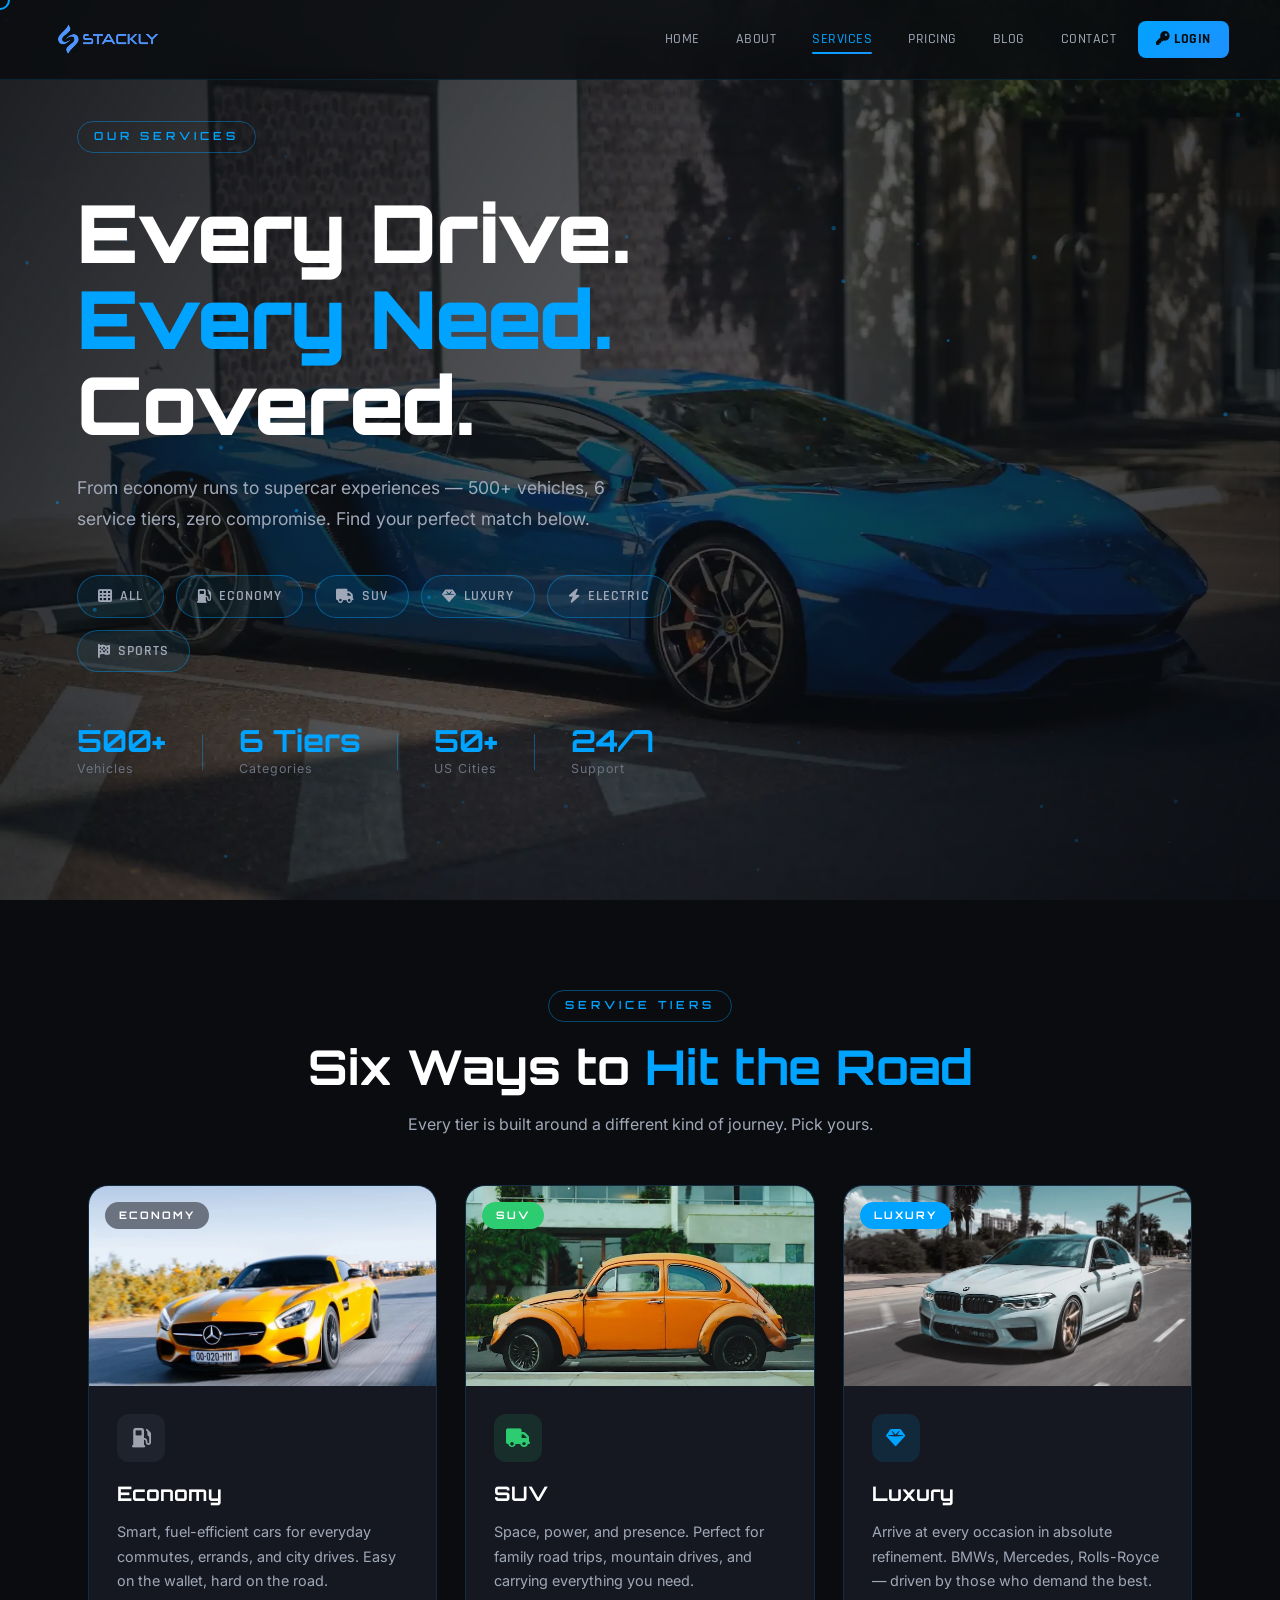
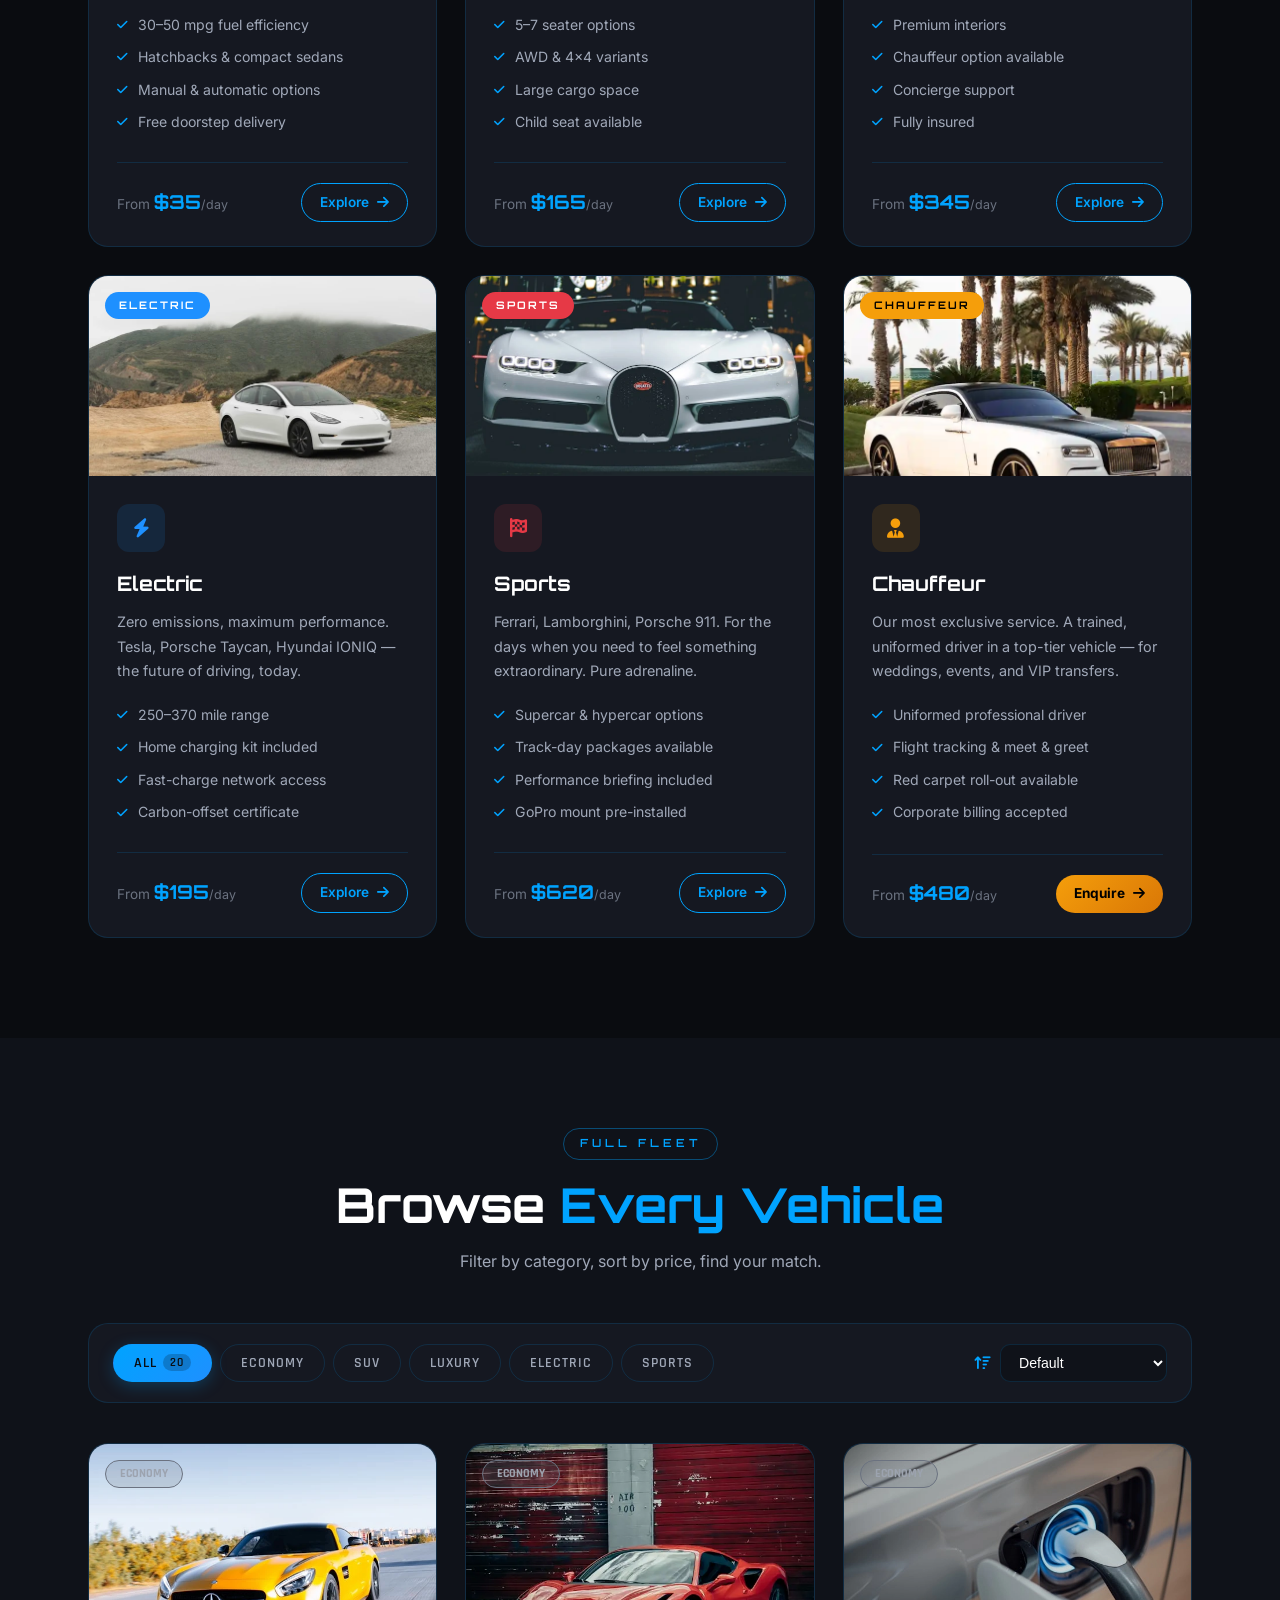
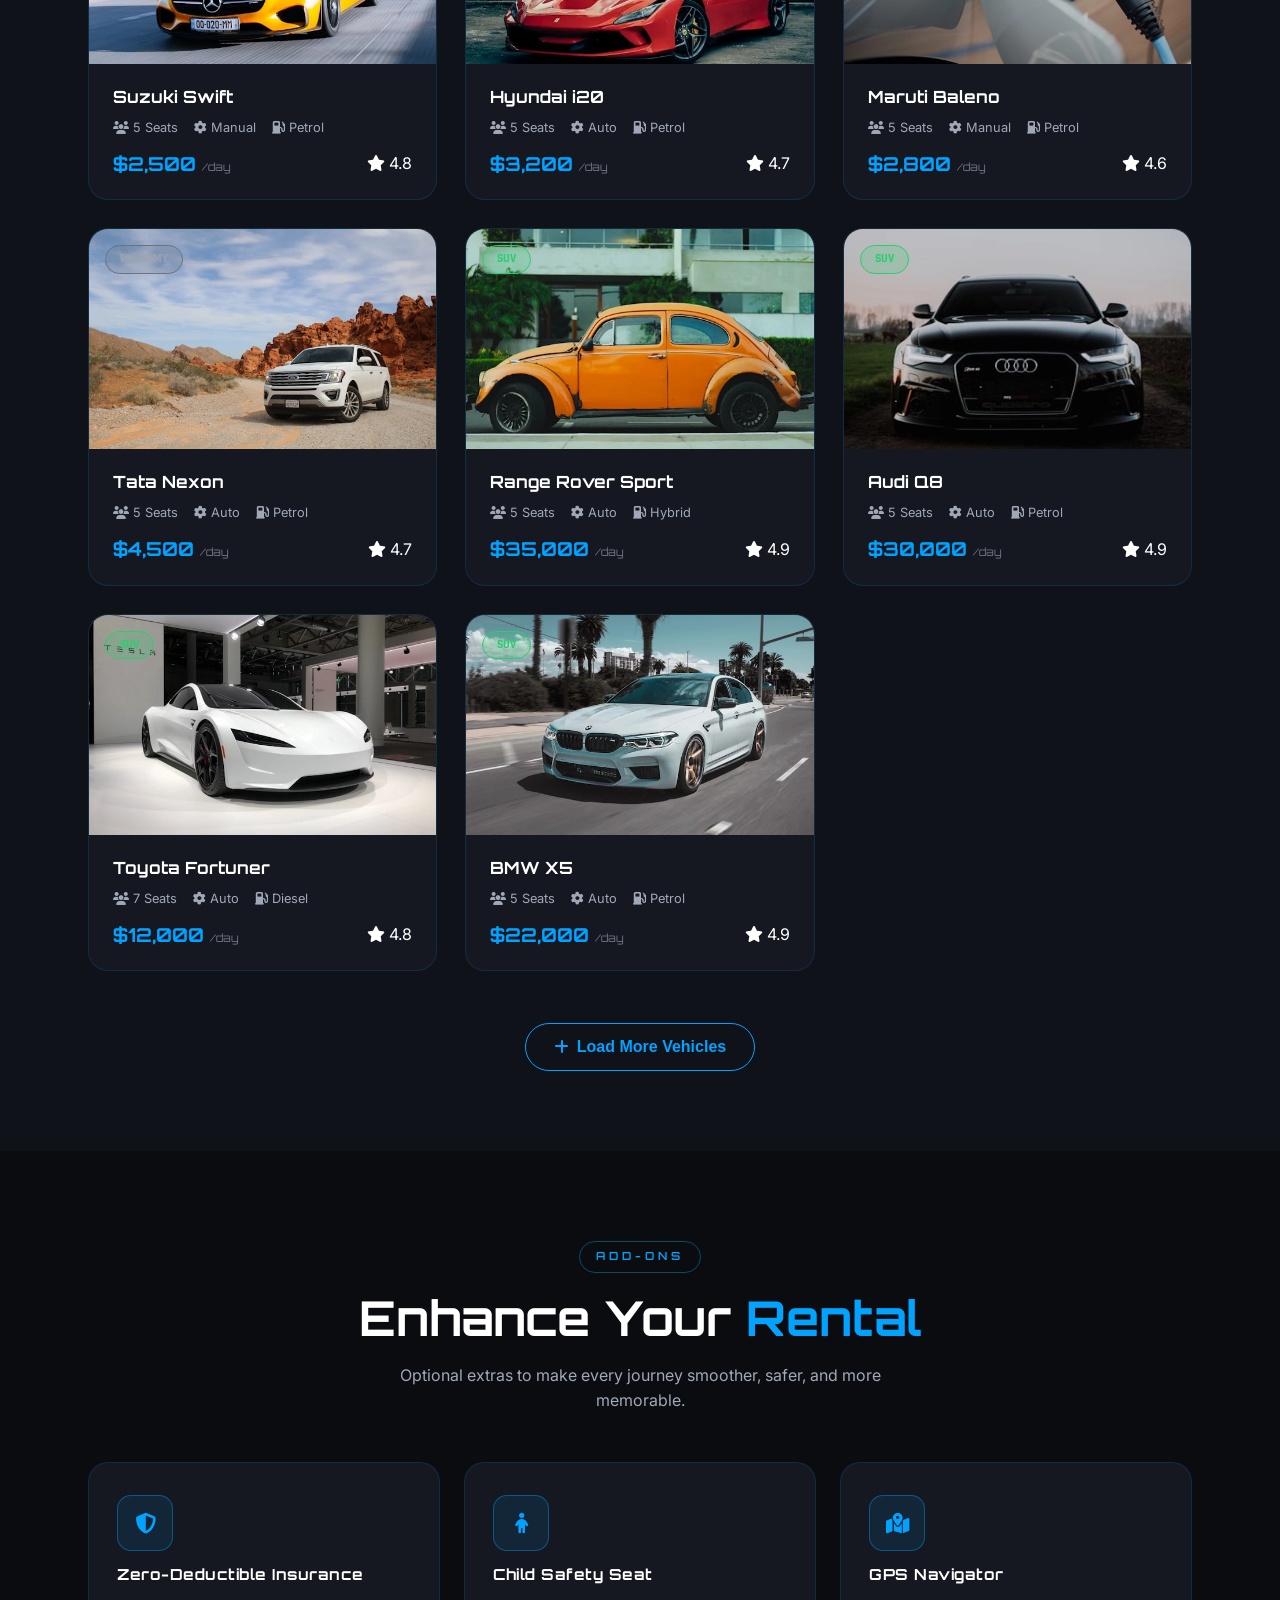
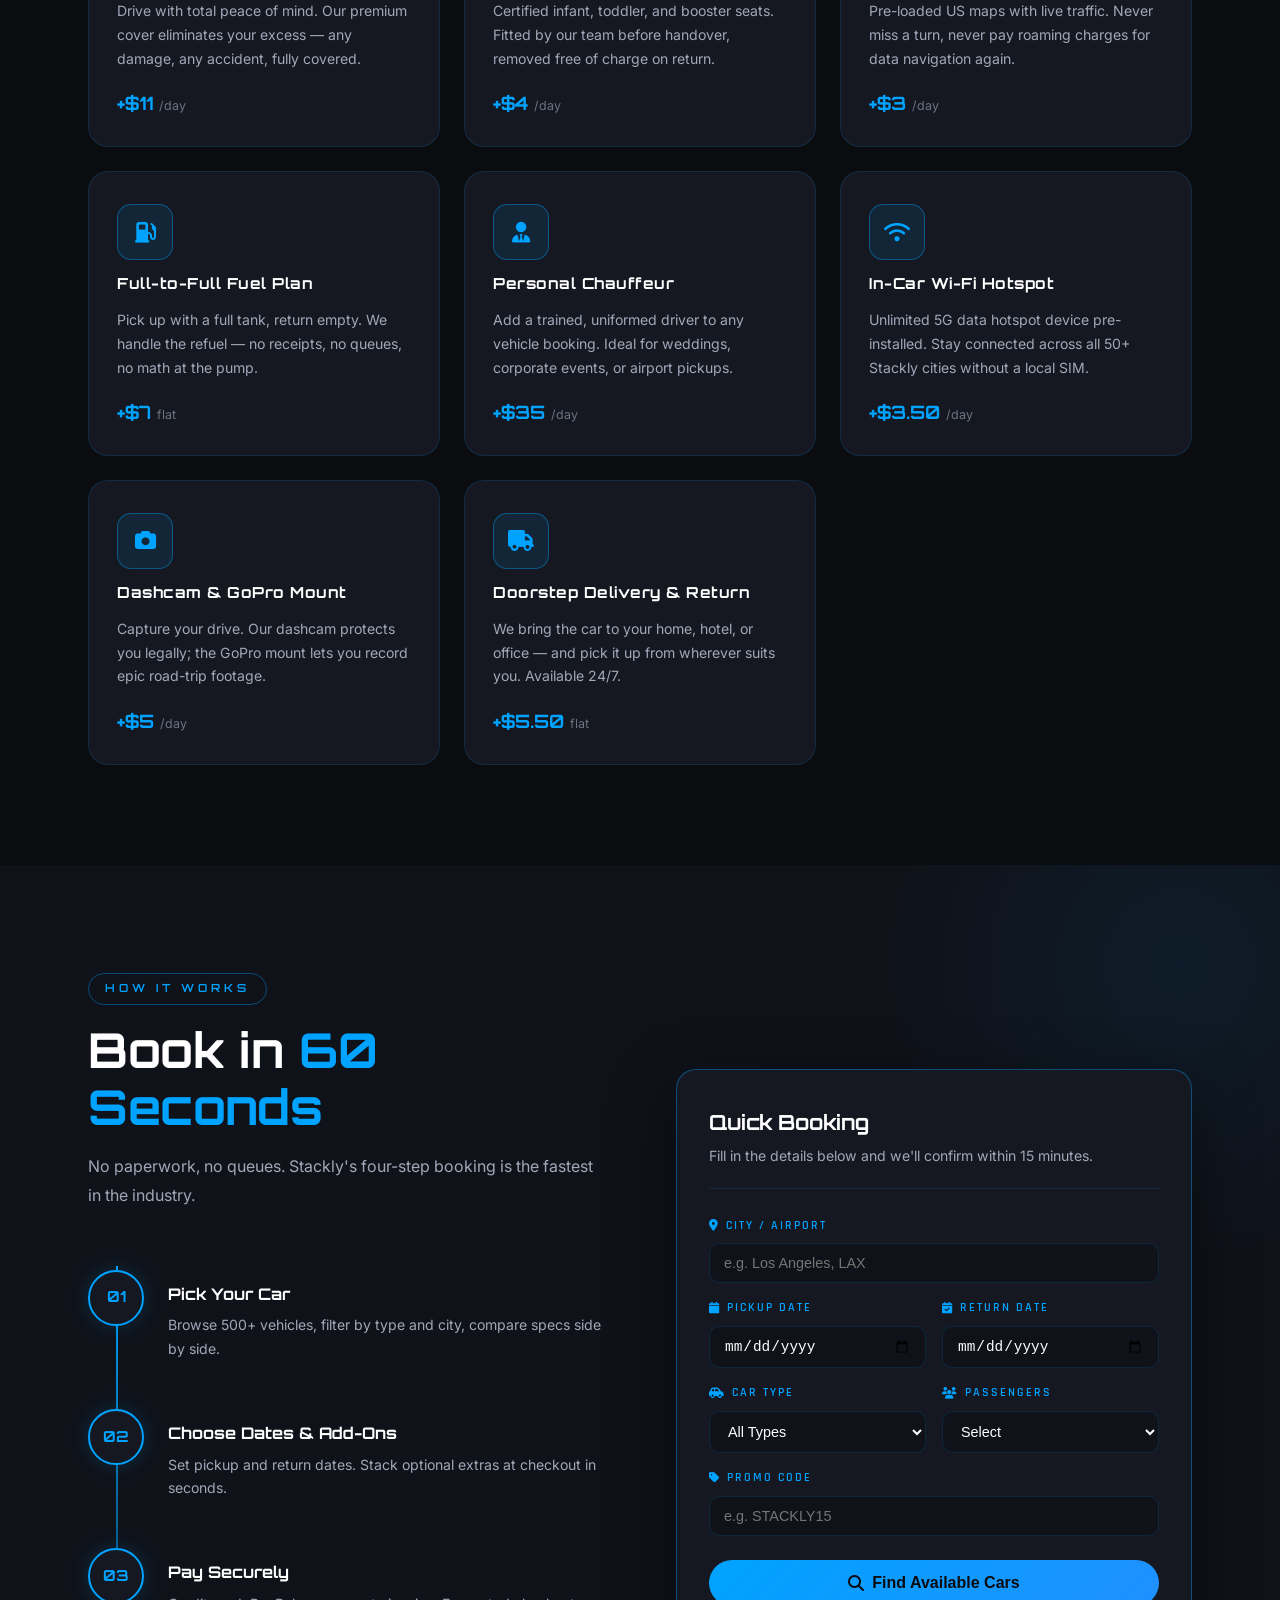
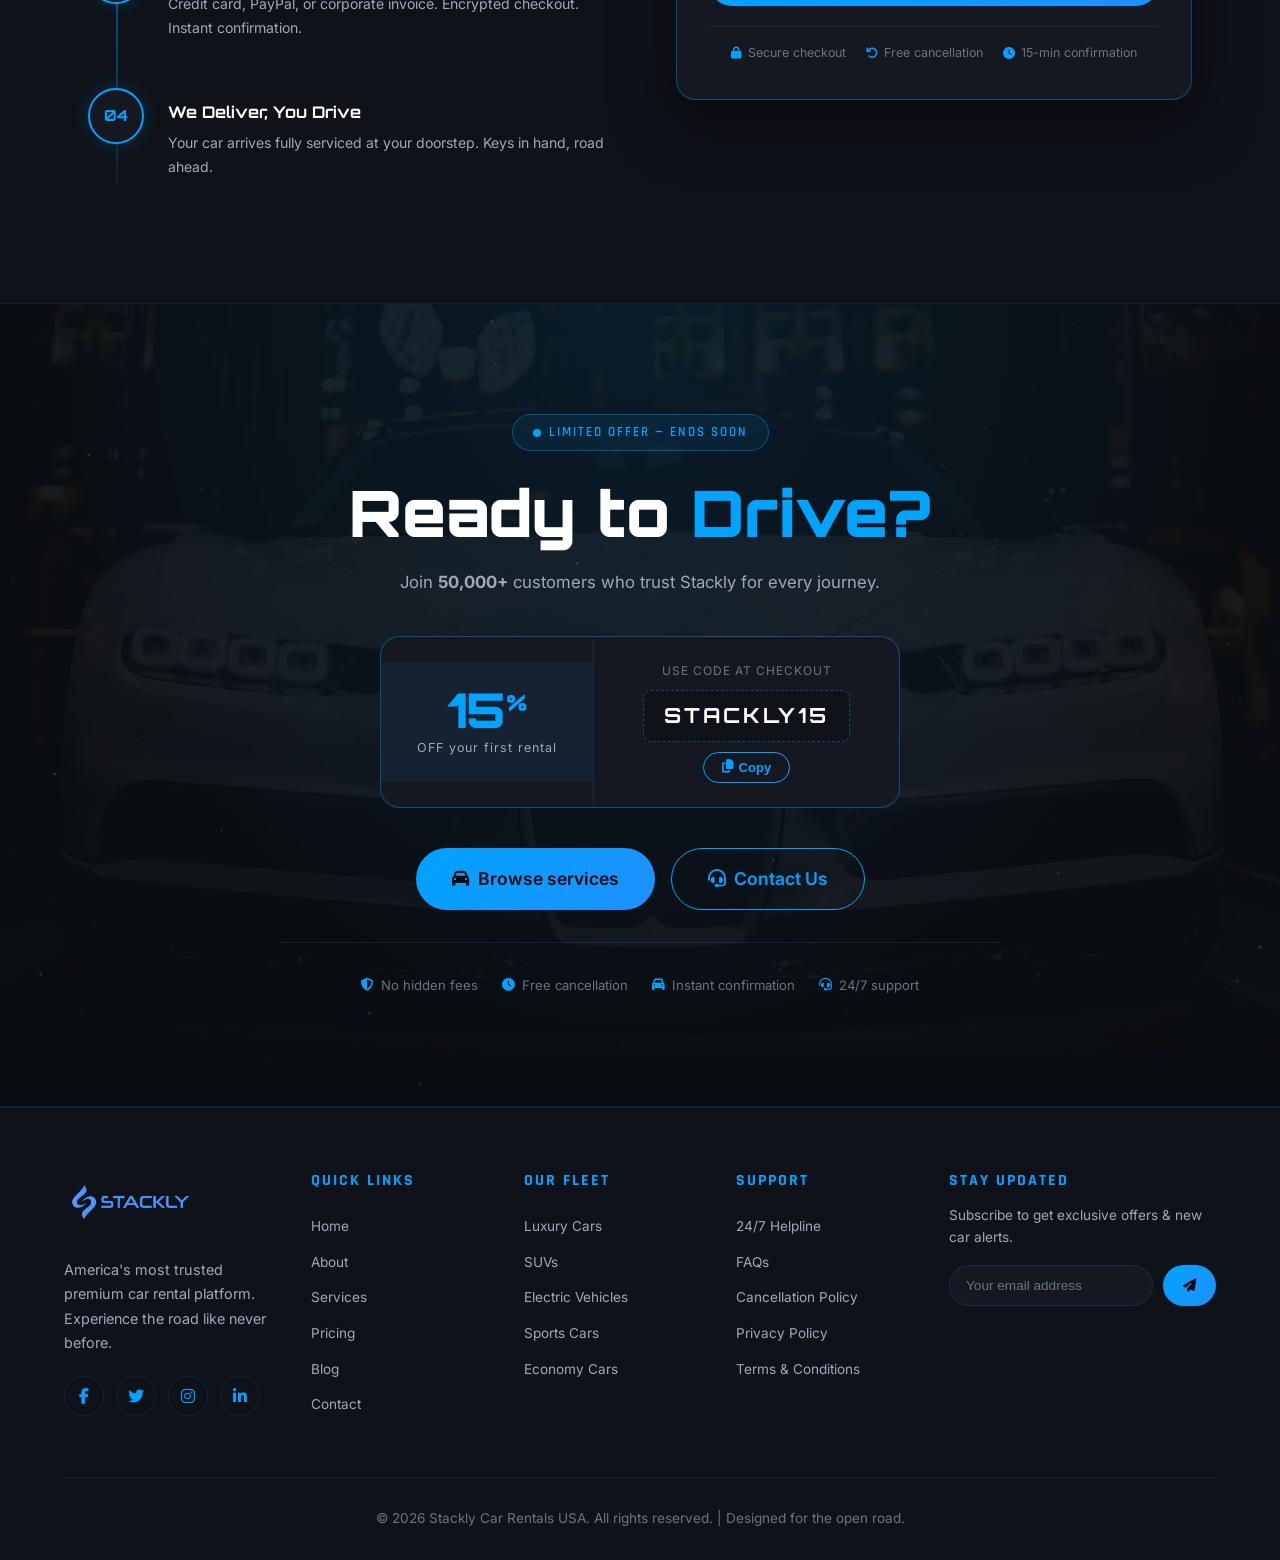
<file: services.html>
<!DOCTYPE html>
<html lang="en">
<head>
<meta charset="UTF-8">
<meta name="viewport" content="width=device-width, initial-scale=1.0, viewport-fit=cover">
<title>Services – Stackly Premium Car Rentals USA</title>
<link rel="preconnect" href="https://fonts.googleapis.com">
<link href="https://fonts.googleapis.com/css2?family=Orbitron:wght@400;600;700;900&family=Inter:opsz,wght@14..32,300;14..32,400;14..32,500;14..32,600;14..32,700;14..32,800&family=Rajdhani:wght@300;400;500;600;700&display=swap" rel="stylesheet">
<link rel="stylesheet" href="https://cdnjs.cloudflare.com/ajax/libs/font-awesome/6.5.1/css/all.min.css">
<link rel="stylesheet" href="index.css">
<link rel="stylesheet" href="services.css">
</head>
<body>

<div id="page-loader"><div class="loader-logo">STACKLY</div><div class="loader-bar"><div class="loader-bar-fill"></div></div></div>
<div class="cursor-glow"></div>

<!-- NAVBAR -->
<nav class="navbar" id="navbar">
    <div class="nav-container">
        <a href="index.html" class="nav-logo">
            <img src="logo-removebg-preview.webp" alt="Stackly" class="nav-logo-img">
        </a>
        <ul class="nav-links" id="navLinks">
            <li><a href="index.html">Home</a></li>
            <li><a href="about.html">About</a></li>
            <li><a href="services.html" class="active">Services</a></li>
            <li><a href="pricing.html">Pricing</a></li>
            <li><a href="blog.html">Blog</a></li>
            <li><a href="contact.html">Contact</a></li>
            <li><a href="login.html" class="nav-btn-login"><i class="fas fa-key"></i> Login</a></li>
        </ul>

        <button class="hamburger" id="hamburger" aria-label="Toggle navigation" aria-expanded="false">
            <span class="ham-line ham-top"></span>
            <span class="ham-line ham-mid"></span>
            <span class="ham-line ham-bot"></span>
        </button>
    </div>
    <div class="nav-overlay" id="navOverlay"></div>
</nav>

<!-- HERO -->
<section class="sv-hero">
  <canvas id="sv-particles"></canvas>
  <div class="sv-hero-bg" style="background-image:url('services1.webp')"></div>
  <div class="sv-hero-overlay"></div>

  <div class="sv-hero-content">
    <div class="section-label fade-up"><span class="badge-dot"></span> Our Services</div>
    <h1 class="sv-hero-title fade-up">Every Drive.<br><span>Every Need.</span><br>Covered.</h1>
    <p class="sv-hero-sub fade-up">From economy runs to supercar experiences — 500+ vehicles, 6 service tiers, zero compromise. Find your perfect match below.</p>

    <div class="sv-hero-cats fade-up">
      <a href="404.html" class="sv-cat-pill" data-cat="all"><i class="fas fa-th"></i> All</a>
      <a href="404.html" class="sv-cat-pill" data-cat="economy"><i class="fas fa-gas-pump"></i> Economy</a>
      <a href="404.html" class="sv-cat-pill" data-cat="suv"><i class="fas fa-truck"></i> SUV</a>
      <a href="404.html" class="sv-cat-pill" data-cat="luxury"><i class="fas fa-gem"></i> Luxury</a>
      <a href="404.html" class="sv-cat-pill" data-cat="electric"><i class="fas fa-bolt"></i> Electric</a>
      <a href="404.html" class="sv-cat-pill" data-cat="sports"><i class="fas fa-flag-checkered"></i> Sports</a>
    </div>

    <div class="sv-hero-stats fade-up">
      <div class="sv-hstat"><span class="sv-hnum" data-target="500" data-suffix="+">0</span><span>Vehicles</span></div>
      <div class="sv-hdiv"></div>
      <div class="sv-hstat"><span class="sv-hnum" data-target="6" data-suffix=" Tiers">0</span><span>Categories</span></div>
      <div class="sv-hdiv"></div>
      <div class="sv-hstat"><span class="sv-hnum" data-target="50" data-suffix="+">0</span><span>US Cities</span></div>
      <div class="sv-hdiv"></div>
      <div class="sv-hstat"><span class="sv-hnum" data-target="24" data-suffix="/7">0</span><span>Support</span></div>
    </div>
  </div>
</section>

<!-- SERVICE TIERS -->
<section class="sv-tiers-section">
  <div class="container">
    <div class="section-head fade-up">
      <div class="section-label">Service Tiers</div>
      <h2 class="section-title">Six Ways to <span>Hit the Road</span></h2>
      <p class="section-sub">Every tier is built around a different kind of journey. Pick yours.</p>
    </div>

    <div class="sv-tiers-grid">
      <!-- Economy -->
      <div class="sv-tier-card fade-up" data-color="#6b7280">
        <div class="sv-tier-img">
          <img src="services2.webp" alt="Economy">
          <div class="sv-tier-badge" style="background:#6b7280">ECONOMY</div>
        </div>
        <div class="sv-tier-body">
          <div class="sv-tier-icon" style="background:rgba(107,114,128,0.12);color:#9ca3af"><i class="fas fa-gas-pump"></i></div>
          <h3>Economy</h3>
          <p>Smart, fuel-efficient cars for everyday commutes, errands, and city drives. Easy on the wallet, hard on the road.</p>
          <ul class="sv-tier-features">
            <li><i class="fas fa-check"></i> 30–50 mpg fuel efficiency</li>
            <li><i class="fas fa-check"></i> Hatchbacks & compact sedans</li>
            <li><i class="fas fa-check"></i> Manual & automatic options</li>
            <li><i class="fas fa-check"></i> Free doorstep delivery</li>
          </ul>
          <div class="sv-tier-footer">
            <div class="sv-tier-price">From <strong>$35</strong><span>/day</span></div>
            <a href="404.html" class="btn btn-outline btn-sm sv-book-trigger" data-cat="economy">Explore <i class="fas fa-arrow-right"></i></a>
          </div>
        </div>
      </div>

      <!-- SUV -->
      <div class="sv-tier-card fade-up" data-color="#2ecc71">
        <div class="sv-tier-img">
          <img src="services3.webp" alt="SUV">
          <div class="sv-tier-badge" style="background:#2ecc71">SUV</div>
        </div>
        <div class="sv-tier-body">
          <div class="sv-tier-icon" style="background:rgba(46,204,113,0.12);color:#2ecc71"><i class="fas fa-truck"></i></div>
          <h3>SUV</h3>
          <p>Space, power, and presence. Perfect for family road trips, mountain drives, and carrying everything you need.</p>
          <ul class="sv-tier-features">
            <li><i class="fas fa-check"></i> 5–7 seater options</li>
            <li><i class="fas fa-check"></i> AWD & 4x4 variants</li>
            <li><i class="fas fa-check"></i> Large cargo space</li>
            <li><i class="fas fa-check"></i> Child seat available</li>
          </ul>
          <div class="sv-tier-footer">
            <div class="sv-tier-price">From <strong>$165</strong><span>/day</span></div>
            <a href="404.html" class="btn btn-outline btn-sm sv-book-trigger" data-cat="suv">Explore <i class="fas fa-arrow-right"></i></a>
          </div>
        </div>
      </div>

      <!-- Luxury -->
      <div class="sv-tier-card fade-up" data-color="#00a3ff">
        <div class="sv-tier-img">
          <img src="services4.webp" alt="Luxury">
          <div class="sv-tier-badge" style="background:#00a3ff">LUXURY</div>
        </div>
        <div class="sv-tier-body">
          <div class="sv-tier-icon" style="background:rgba(0,163,255,0.12);color:#00a3ff"><i class="fas fa-gem"></i></div>
          <h3>Luxury</h3>
          <p>Arrive at every occasion in absolute refinement. BMWs, Mercedes, Rolls-Royce — driven by those who demand the best.</p>
          <ul class="sv-tier-features">
            <li><i class="fas fa-check"></i> Premium interiors</li>
            <li><i class="fas fa-check"></i> Chauffeur option available</li>
            <li><i class="fas fa-check"></i> Concierge support</li>
            <li><i class="fas fa-check"></i> Fully insured</li>
          </ul>
          <div class="sv-tier-footer">
            <div class="sv-tier-price">From <strong>$345</strong><span>/day</span></div>
            <a href="404.html" class="btn btn-outline btn-sm sv-book-trigger" data-cat="luxury">Explore <i class="fas fa-arrow-right"></i></a>
          </div>
        </div>
      </div>

      <!-- Electric -->
      <div class="sv-tier-card fade-up" data-color="#1e90ff">
        <div class="sv-tier-img">
          <img src="servies5.webp" alt="Electric">
          <div class="sv-tier-badge" style="background:#1e90ff">ELECTRIC</div>
        </div>
        <div class="sv-tier-body">
          <div class="sv-tier-icon" style="background:rgba(30,144,255,0.12);color:#1e90ff"><i class="fas fa-bolt"></i></div>
          <h3>Electric</h3>
          <p>Zero emissions, maximum performance. Tesla, Porsche Taycan, Hyundai IONIQ — the future of driving, today.</p>
          <ul class="sv-tier-features">
            <li><i class="fas fa-check"></i> 250–370 mile range</li>
            <li><i class="fas fa-check"></i> Home charging kit included</li>
            <li><i class="fas fa-check"></i> Fast-charge network access</li>
            <li><i class="fas fa-check"></i> Carbon-offset certificate</li>
          </ul>
          <div class="sv-tier-footer">
            <div class="sv-tier-price">From <strong>$195</strong><span>/day</span></div>
            <a href="404.html" class="btn btn-outline btn-sm sv-book-trigger" data-cat="electric">Explore <i class="fas fa-arrow-right"></i></a>
          </div>
        </div>
      </div>

      <!-- Sports -->
      <div class="sv-tier-card fade-up" data-color="#e63946">
        <div class="sv-tier-img">
          <img src="services6.webp" alt="Sports">
          <div class="sv-tier-badge" style="background:#e63946">SPORTS</div>
        </div>
        <div class="sv-tier-body">
          <div class="sv-tier-icon" style="background:rgba(230,57,70,0.12);color:#e63946"><i class="fas fa-flag-checkered"></i></div>
          <h3>Sports</h3>
          <p>Ferrari, Lamborghini, Porsche 911. For the days when you need to feel something extraordinary. Pure adrenaline.</p>
          <ul class="sv-tier-features">
            <li><i class="fas fa-check"></i> Supercar & hypercar options</li>
            <li><i class="fas fa-check"></i> Track-day packages available</li>
            <li><i class="fas fa-check"></i> Performance briefing included</li>
            <li><i class="fas fa-check"></i> GoPro mount pre-installed</li>
          </ul>
          <div class="sv-tier-footer">
            <div class="sv-tier-price">From <strong>$620</strong><span>/day</span></div>
            <a href="404.html" class="btn btn-outline btn-sm sv-book-trigger" data-cat="sports">Explore <i class="fas fa-arrow-right"></i></a>
          </div>
        </div>
      </div>

      <!-- Chauffeur -->
      <div class="sv-tier-card fade-up sv-tier-chauffeur" data-color="#f59e0b">
        <div class="sv-tier-img">
          <img src="services7.webp" alt="Chauffeur">
          <div class="sv-tier-badge" style="background:#f59e0b;color:#000">CHAUFFEUR</div>
        </div>
        <div class="sv-tier-body">
          <div class="sv-tier-icon" style="background:rgba(245,158,11,0.12);color:#f59e0b"><i class="fas fa-user-tie"></i></div>
          <h3>Chauffeur</h3>
          <p>Our most exclusive service. A trained, uniformed driver in a top-tier vehicle — for weddings, events, and VIP transfers.</p>
          <ul class="sv-tier-features">
            <li><i class="fas fa-check"></i> Uniformed professional driver</li>
            <li><i class="fas fa-check"></i> Flight tracking & meet & greet</li>
            <li><i class="fas fa-check"></i> Red carpet roll-out available</li>
            <li><i class="fas fa-check"></i> Corporate billing accepted</li>
          </ul>
          <div class="sv-tier-footer">
            <div class="sv-tier-price">From <strong>$480</strong><span>/day</span></div>
            <a href="404.html" class="btn btn-sm" style="background:linear-gradient(135deg,#f59e0b,#d97706);color:#000;font-weight:700">Enquire <i class="fas fa-arrow-right"></i></a>
          </div>
        </div>
      </div>
    </div>
  </div>
</section>

<!-- FULL FLEET -->
<section class="sv-fleet-section" id="fleet">
  <div class="container">
    <div class="section-head fade-up">
      <div class="section-label">Full Fleet</div>
      <h2 class="section-title">Browse <span>Every Vehicle</span></h2>
      <p class="section-sub">Filter by category, sort by price, find your match.</p>
    </div>

    <div class="sv-filter-bar fade-up">
      <div class="sv-filter-tabs" id="svFilterTabs">
        <button class="sv-tab active" data-cat="all">All <span class="sv-tab-count" id="count-all"></span></button>
        <button class="sv-tab" data-cat="economy">Economy</button>
        <button class="sv-tab" data-cat="suv">SUV</button>
        <button class="sv-tab" data-cat="luxury">Luxury</button>
        <button class="sv-tab" data-cat="electric">Electric</button>
        <button class="sv-tab" data-cat="sports">Sports</button>
      </div>
      <div class="sv-sort-wrap">
        <label><i class="fas fa-sort-amount-up"></i></label>
        <select id="svSort">
          <option value="default">Default</option>
          <option value="price-asc">Price: Low → High</option>
          <option value="price-desc">Price: High → Low</option>
          <option value="name">Name A–Z</option>
        </select>
      </div>
    </div>

    <div class="sv-fleet-grid" id="svFleetGrid"></div>

    <div class="sv-no-results" id="svNoResults" style="display:none">
      <i class="fas fa-car-crash"></i>
      <p>No vehicles match your filter. Try a different category.</p>
    </div>

    <div class="sv-load-more-wrap fade-up">
      <button class="btn btn-outline" id="svLoadMore"><i class="fas fa-plus"></i> Load More Vehicles</button>
    </div>
  </div>
</section>

<!-- ADD-ONS -->
<section class="sv-addons-section">
  <div class="container">
    <div class="section-head fade-up">
      <div class="section-label">Add-Ons</div>
      <h2 class="section-title">Enhance Your <span>Rental</span></h2>
      <p class="section-sub">Optional extras to make every journey smoother, safer, and more memorable.</p>
    </div>

    <div class="sv-addons-grid">
      <div class="sv-addon-card fade-up">
        <div class="sv-addon-icon"><i class="fas fa-shield-alt"></i></div>
        <h4>Zero-Deductible Insurance</h4>
        <p>Drive with total peace of mind. Our premium cover eliminates your excess — any damage, any accident, fully covered.</p>
        <div class="sv-addon-price">+$11 <span>/day</span></div>
      </div>
      <div class="sv-addon-card fade-up">
        <div class="sv-addon-icon"><i class="fas fa-child"></i></div>
        <h4>Child Safety Seat</h4>
        <p>Certified infant, toddler, and booster seats. Fitted by our team before handover, removed free of charge on return.</p>
        <div class="sv-addon-price">+$4 <span>/day</span></div>
      </div>
      <div class="sv-addon-card fade-up">
        <div class="sv-addon-icon"><i class="fas fa-map-marked-alt"></i></div>
        <h4>GPS Navigator</h4>
        <p>Pre-loaded US maps with live traffic. Never miss a turn, never pay roaming charges for data navigation again.</p>
        <div class="sv-addon-price">+$3 <span>/day</span></div>
      </div>
      <div class="sv-addon-card fade-up">
        <div class="sv-addon-icon"><i class="fas fa-gas-pump"></i></div>
        <h4>Full-to-Full Fuel Plan</h4>
        <p>Pick up with a full tank, return empty. We handle the refuel — no receipts, no queues, no math at the pump.</p>
        <div class="sv-addon-price">+$7 <span>flat</span></div>
      </div>
      <div class="sv-addon-card fade-up">
        <div class="sv-addon-icon"><i class="fas fa-user-tie"></i></div>
        <h4>Personal Chauffeur</h4>
        <p>Add a trained, uniformed driver to any vehicle booking. Ideal for weddings, corporate events, or airport pickups.</p>
        <div class="sv-addon-price">+$35 <span>/day</span></div>
      </div>
      <div class="sv-addon-card fade-up">
        <div class="sv-addon-icon"><i class="fas fa-wifi"></i></div>
        <h4>In-Car Wi-Fi Hotspot</h4>
        <p>Unlimited 5G data hotspot device pre-installed. Stay connected across all 50+ Stackly cities without a local SIM.</p>
        <div class="sv-addon-price">+$3.50 <span>/day</span></div>
      </div>
      <div class="sv-addon-card fade-up">
        <div class="sv-addon-icon"><i class="fas fa-camera"></i></div>
        <h4>Dashcam & GoPro Mount</h4>
        <p>Capture your drive. Our dashcam protects you legally; the GoPro mount lets you record epic road-trip footage.</p>
        <div class="sv-addon-price">+$5 <span>/day</span></div>
      </div>
      <div class="sv-addon-card fade-up">
        <div class="sv-addon-icon"><i class="fas fa-truck"></i></div>
        <h4>Doorstep Delivery & Return</h4>
        <p>We bring the car to your home, hotel, or office — and pick it up from wherever suits you. Available 24/7.</p>
        <div class="sv-addon-price">+$5.50 <span>flat</span></div>
      </div>
    </div>
  </div>
</section>

<!-- HOW TO BOOK + QUICK FORM -->
<section class="sv-book-section">
  <div class="sv-book-bg"></div>
  <div class="container">
    <div class="sv-book-inner">
      <div class="sv-book-steps slide-right">
        <div class="section-label">How It Works</div>
        <h2 class="section-title">Book in <span>60 Seconds</span></h2>
        <p style="color:var(--text-secondary);margin:12px 0 36px;line-height:1.8">No paperwork, no queues. Stackly's four-step booking is the fastest in the industry.</p>

        <div class="sv-steps">
          <div class="sv-step">
            <div class="sv-step-num">01</div>
            <div class="sv-step-body">
              <h4>Pick Your Car</h4>
              <p>Browse 500+ vehicles, filter by type and city, compare specs side by side.</p>
            </div>
          </div>
          <div class="sv-step">
            <div class="sv-step-num">02</div>
            <div class="sv-step-body">
              <h4>Choose Dates & Add-Ons</h4>
              <p>Set pickup and return dates. Stack optional extras at checkout in seconds.</p>
            </div>
          </div>
          <div class="sv-step">
            <div class="sv-step-num">03</div>
            <div class="sv-step-body">
              <h4>Pay Securely</h4>
              <p>Credit card, PayPal, or corporate invoice. Encrypted checkout. Instant confirmation.</p>
            </div>
          </div>
          <div class="sv-step">
            <div class="sv-step-num">04</div>
            <div class="sv-step-body">
              <h4>We Deliver, You Drive</h4>
              <p>Your car arrives fully serviced at your doorstep. Keys in hand, road ahead.</p>
            </div>
          </div>
        </div>
      </div>

      <!-- QUICK BOOKING FORM – UPDATED WITH NAME ATTRIBUTES AND ACTION -->
      <div class="sv-book-form-wrap slide-left">
        <div class="sv-book-form">
          <div class="sv-form-head">
            <h3>Quick Booking</h3>
            <p>Fill in the details below and we'll confirm within 15 minutes.</p>
          </div>

        <form id="svQuickForm" action="404.html" method="GET">
  <div class="sv-form-grid">
    <div class="sv-form-field full">
      <label><i class="fas fa-map-marker-alt"></i> City / Airport</label>
      <input type="text" name="city" placeholder="e.g. Los Angeles, LAX" required>
    </div>
    <div class="sv-form-field">
      <label><i class="fas fa-calendar"></i> Pickup Date</label>
      <input type="date" name="pickup" required>
    </div>
    <div class="sv-form-field">
      <label><i class="fas fa-calendar-check"></i> Return Date</label>
      <input type="date" name="return" required>
    </div>
    <div class="sv-form-field">
      <label><i class="fas fa-car-side"></i> Car Type</label>
      <select name="carType" required>
        <option value="">All Types</option>
        <option value="economy">Economy</option>
        <option value="suv">SUV</option>
        <option value="luxury">Luxury</option>
        <option value="electric">Electric</option>
        <option value="sports">Sports</option>
        <option value="chauffeur">Chauffeur</option>
      </select>
    </div>
    <div class="sv-form-field">
      <label><i class="fas fa-users"></i> Passengers</label>
      <select name="passengers" required>
        <option value="">Select</option>
        <option value="1-2">1–2</option>
        <option value="3-4">3–4</option>
        <option value="5-6">5–6</option>
        <option value="7+">7+</option>
      </select>
    </div>
    <div class="sv-form-field full">
      <label><i class="fas fa-tag"></i> Promo Code</label>
      <input type="text" name="promo" placeholder="e.g. STACKLY15">
    </div>
  </div>

  <button type="submit" class="btn btn-primary sv-form-submit">
    <i class="fas fa-search"></i> Find Available Cars
  </button>

  <div class="sv-form-trust">
    <span><i class="fas fa-lock"></i> Secure checkout</span>
    <span><i class="fas fa-undo"></i> Free cancellation</span>
    <span><i class="fas fa-clock"></i> 15-min confirmation</span>
  </div>
</form>
        </div>
      </div>
    </div>
  </div>
</section>

<!-- CTA -->
<section class="cta-section">
  <canvas class="cta-canvas" id="ctaCanvas"></canvas>
  <div class="cta-bg-image"></div>
  <div class="cta-overlay"></div>
  <div class="cta-inner fade-up">
    <div class="cta-badge"><span class="badge-dot"></span> Limited Offer — Ends Soon</div>
    <h2 class="cta-title">Ready to <span>Drive?</span></h2>
    <p class="cta-sub">Join <strong>50,000+</strong> customers who trust Stackly for every journey.</p>
    <div class="cta-offer-box">
      <div class="cta-offer-left">
        <span class="offer-pct">15<sup>%</sup></span>
        <span class="offer-label">OFF your first rental</span>
      </div>
      <div class="cta-offer-divider"></div>
      <div class="cta-offer-right">
        <span class="offer-copy-label">Use code at checkout</span>
        <span class="code" id="ctaCode">STACKLY15</span>
        <button class="copy-btn" id="copyCode"><i class="fas fa-copy"></i> <span id="copyText">Copy</span></button>
      </div>
    </div>
    <div class="cta-btns">
      <a href="404.html" class="btn btn-primary btn-large"><i class="fas fa-car"></i> Browse services</a>
      <a href="404.html" class="btn btn-outline btn-large"><i class="fas fa-headset"></i> Contact Us</a>
    </div>
    <div class="cta-trust">
      <span><i class="fas fa-shield-alt"></i> No hidden fees</span>
      <span><i class="fas fa-clock"></i> Free cancellation</span>
      <span><i class="fas fa-car"></i> Instant confirmation</span>
      <span><i class="fas fa-headset"></i> 24/7 support</span>
    </div>
  </div>
</section>

<!-- FOOTER -->
<footer class="footer">
  <div class="footer-container">
    <div class="footer-main">
      <div class="footer-brand">
        <div class="logo-wrap"><img src="logo-removebg-preview.webp" alt="Stackly" class="footer-logo-img"></div>
        <p>America's most trusted premium car rental platform. Experience the road like never before.</p>
        <div class="footer-social">
          <a href="404.html"><i class="fab fa-facebook-f"></i></a>
          <a href="404.html"><i class="fab fa-twitter"></i></a>
          <a href="404.html"><i class="fab fa-instagram"></i></a>
          <a href="404.html"><i class="fab fa-linkedin-in"></i></a>
        </div>
      </div>
      <div class="footer-col"><h4>Quick Links</h4><ul>
        <li><a href="index.html">Home</a></li><li><a href="about.html">About</a></li>
        <li><a href="services.html">Services</a></li><li><a href="pricing.html">Pricing</a></li>
        <li><a href="blog.html">Blog</a></li><li><a href="contact.html">Contact</a></li>
      </ul></div>
      <div class="footer-col"><h4>Our Fleet</h4><ul>
        <li><a href="services.html">Luxury Cars</a></li><li><a href="services.html">SUVs</a></li>
        <li><a href="services.html">Electric Vehicles</a></li><li><a href="services.html">Sports Cars</a></li>
        <li><a href="services.html">Economy Cars</a></li>
      </ul></div>
      <div class="footer-col"><h4>Support</h4><ul>
        <li><a href="contact.html">24/7 Helpline</a></li><li><a href="404.html">FAQs</a></li>
        <li><a href="404.html">Cancellation Policy</a></li><li><a href="404.html">Privacy Policy</a></li>
        <li><a href="404.html">Terms & Conditions</a></li>
      </ul></div>
      <div class="footer-newsletter">
        <h4>Stay Updated</h4>
        <p>Subscribe to get exclusive offers & new car alerts.</p>
        <div class="newsletter-form">
          <input type="email" placeholder="Your email address" id="footerEmail">
          <button id="footerSubscribe"><i class="fas fa-paper-plane"></i></button>
        </div>
        <div class="newsletter-error" id="newsletterError"><i class="fas fa-exclamation-circle"></i> Please enter a valid email.</div>
      </div>
    </div>
    <div class="footer-bottom">
      <p>&copy; 2026 Stackly Car Rentals USA. All rights reserved. | Designed for the open road.</p>
    </div>
  </div>
</footer>

<script src="index.js"></script>
<script src="services.js"></script>
</body>
</html>
</file>
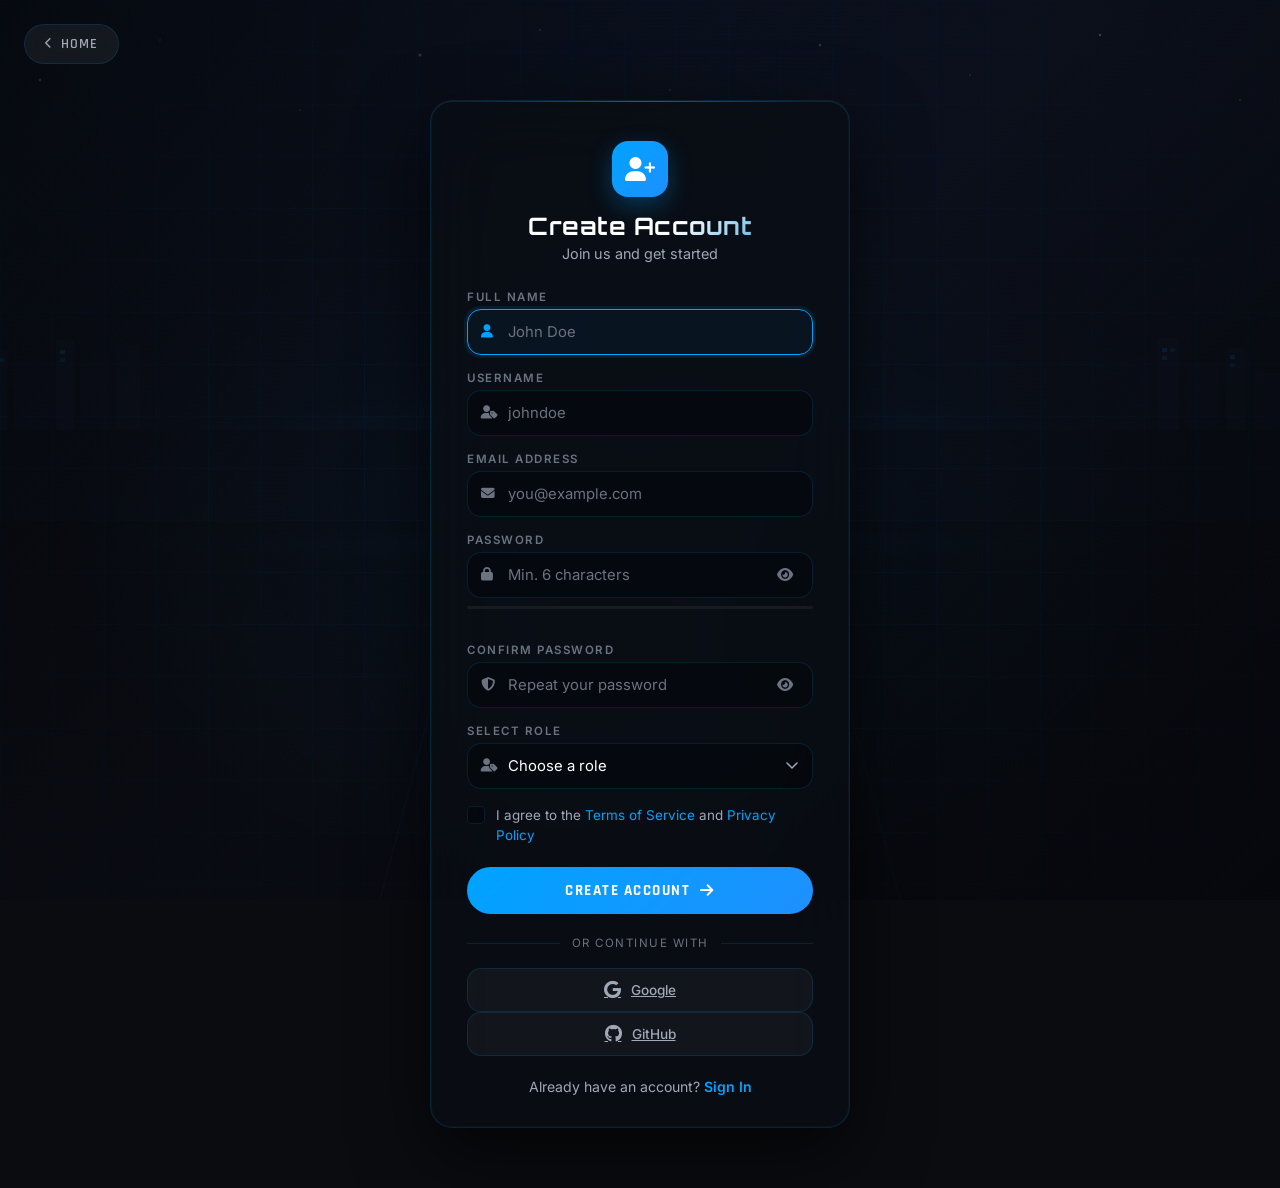
<file: signup.html>
<!DOCTYPE html>
<html lang="en">
<head>
    <meta charset="UTF-8" />
    <meta name="viewport" content="width=device-width, initial-scale=1.0" />
    <title>Sign Up</title>
    <!-- Font Awesome -->
    <link rel="stylesheet" href="https://cdnjs.cloudflare.com/ajax/libs/font-awesome/6.5.1/css/all.min.css" />
    <!-- Google Fonts -->
    <link rel="preconnect" href="https://fonts.googleapis.com" />
    <link href="https://fonts.googleapis.com/css2?family=Inter:wght@300;400;500;600;700&family=Orbitron:wght@400;600;700&family=Rajdhani:wght@400;500;600;700&display=swap" rel="stylesheet" />
    <link rel="stylesheet" href="signup.css" />
</head>
<body>

    <!-- BACKGROUND -->
    <div class="bg-hero"></div>
    <div class="bg-grid"></div>

    <!-- BACK TO HOME BUTTON -->
    <a href="index.html" class="back-home" id="backHomeBtn">
        <i class="fas fa-chevron-left"></i>
        <span>Home</span>
    </a>

    <!-- MAIN CARD -->
    <main>
        <div class="auth-wrap">
            <div class="auth-card">
                <!-- Header -->
                <div class="auth-header">
                    <div class="brand-icon">
                        <i class="fas fa-user-plus"></i>
                    </div>
                    <h2>Create Account</h2>
                    <p>Join us and get started</p>
                </div>

                <!-- Signup Form -->
                <form id="signupForm" novalidate>
                    <!-- Full Name -->
                    <div class="field-group">
                        <label class="field-label" for="signupName">Full Name</label>
                        <div class="field-wrap">
                            <i class="fas fa-user field-icon"></i>
                            <input type="text" id="signupName" placeholder="John Doe" required autofocus />
                        </div>
                    </div>

                    <!-- Username -->
                    <div class="field-group">
                        <label class="field-label" for="signupUsername">Username</label>
                        <div class="field-wrap">
                            <i class="fas fa-user-tag field-icon"></i>
                            <input type="text" id="signupUsername" placeholder="johndoe" required />
                        </div>
                    </div>

                    <!-- Email -->
                    <div class="field-group">
                        <label class="field-label" for="signupEmail">Email Address</label>
                        <div class="field-wrap">
                            <i class="fas fa-envelope field-icon"></i>
                            <input type="email" id="signupEmail" placeholder="you@example.com" required />
                        </div>
                    </div>

                    <!-- Password -->
                    <div class="field-group">
                        <label class="field-label" for="signupPassword">Password</label>
                        <div class="field-wrap">
                            <i class="fas fa-lock field-icon"></i>
                            <input type="password" id="signupPassword" placeholder="Min. 6 characters" required minlength="6" />
                            <button type="button" class="toggle-pw" id="togglePw" aria-label="Toggle password">
                                <i class="fas fa-eye"></i>
                            </button>
                        </div>
                        <div class="strength-meter" id="strengthMeter">
                            <div class="strength-bar" id="strengthBar"></div>
                        </div>
                        <span class="strength-label" id="strengthLabel"></span>
                    </div>

                    <!-- Confirm Password -->
                    <div class="field-group">
                        <label class="field-label" for="signupConfirm">Confirm Password</label>
                        <div class="field-wrap">
                            <i class="fas fa-shield-halved field-icon"></i>
                            <input type="password" id="signupConfirm" placeholder="Repeat your password" required />
                            <button type="button" class="toggle-pw" id="toggleConfirm" aria-label="Toggle confirm">
                                <i class="fas fa-eye"></i>
                            </button>
                        </div>
                    </div>

                    <!-- Role Selection -->
                    <div class="field-group">
                        <label class="field-label" for="signupRole">Select Role</label>
                        <div class="field-wrap">
                            <i class="fas fa-user-tag field-icon"></i>
                            <select id="signupRole" required>
                                <option value="">Choose a role</option>
                                <option value="admin">Admin</option>
                                <option value="viewer">Viewer</option>
                            </select>
                        </div>
                    </div>

                    <!-- Terms -->
                    <div class="terms-row">
                        <label class="custom-check">
                            <input type="checkbox" id="agreeTerms" required />
                            <span class="check-box"><i class="fas fa-check"></i></span>
                            <span class="check-label">I agree to the <a href="404.html">Terms of Service</a> and <a href="404.html">Privacy Policy</a></span>
                        </label>
                    </div>

                    <!-- Submit -->
                    <button type="submit" class="btn-submit">
                        Create Account <i class="fas fa-arrow-right"></i>
                    </button>

                    <div class="auth-error" id="signupError"></div>
                    <div class="auth-success" id="signupSuccess"></div>
                </form>

                <!-- Divider -->
                <div class="divider">
                    <span>or continue with</span>
                </div>

                <!-- Social Buttons -->
             <a href="404.html" class="social-btn google">
    <i class="fab fa-google"></i>
    <span>Google</span>
</a>
<a href="404.html" class="social-btn github">
    <i class="fab fa-github"></i>
    <span>GitHub</span>
</a>

                <!-- Footer with working Sign In link -->
                <p class="auth-footer">
                    Already have an account? <a href="login.html" id="loginLink">Sign In</a>
                </p>
            </div>
        </div>
    </main>

    <script src="signup.js"></script>
</body>
</html>
</file>
<file: index.css>
/* ============================================================
   STYLE.CSS – Car Rental Homepage (USA)
   Hamburger hidden on desktop, nav links RIGHT
   ============================================================ */

:root {
    --bg-primary: #0a0c10;
    --bg-secondary: #0f1219;
    --bg-card: #151821;
    --accent-blue: #00a3ff;
    --accent-blue-light: #4db8ff;
    --text-primary: #ffffff;
    --text-secondary: #a0a8b8;
    --text-muted: #6b7280;
    --border: rgba(0, 163, 255, 0.15);
    --border-bright: rgba(0, 163, 255, 0.4);
    --shadow-blue: 0 0 30px rgba(0, 163, 255, 0.2);
    --shadow-card: 0 20px 60px rgba(0, 0, 0, 0.5);
    --gradient-blue: linear-gradient(135deg, #00a3ff, #1e90ff);
    --font-display: 'Orbitron', monospace;
    --font-body: 'Inter', sans-serif;
    --font-accent: 'Rajdhani', sans-serif;
    --nav-h: 80px;
    --radius: 12px;
    --radius-lg: 20px;
    --transition: all 0.4s cubic-bezier(0.23, 1, 0.32, 1);
}

/* ─── RESET ─── */
*,
*::before,
*::after {
    margin: 0;
    padding: 0;
    box-sizing: border-box;
}
html {
    scroll-behavior: smooth;
    overflow-x: hidden;
}
body {
    font-family: var(--font-body);
    background: var(--bg-primary);
    color: var(--text-primary);
    line-height: 1.6;
    overflow-x: hidden;
}
body.menu-open {
    overflow: hidden;
    position: fixed;
    width: 100%;
}

/* ─── LOADER ─── */
#page-loader {
    position: fixed;
    inset: 0;
    background: var(--bg-primary);
    z-index: 9999;
    display: flex;
    flex-direction: column;
    align-items: center;
    justify-content: center;
    gap: 20px;
    transition: opacity 0.6s;
}
.loader-logo {
    font-family: var(--font-display);
    font-size: 2rem;
    font-weight: 700;
    color: var(--accent-blue);
    letter-spacing: 6px;
}
.loader-bar {
    width: 200px;
    height: 3px;
    background: var(--border);
    border-radius: 3px;
    overflow: hidden;
}
.loader-bar-fill {
    height: 100%;
    width: 0;
    background: var(--gradient-blue);
    animation: loaderFill 1.2s ease forwards;
}
@keyframes loaderFill {
    to { width: 100%; }
}

/* ─── CURSOR ─── */
.cursor-glow {
    width: 20px;
    height: 20px;
    border: 2px solid var(--accent-blue);
    border-radius: 50%;
    position: fixed;
    pointer-events: none;
    z-index: 9999;
    transform: translate(-50%, -50%);
}
@media (max-width: 768px) {
    .cursor-glow { display: none; }
}

/* ─── NAVBAR ─── */
.navbar {
    position: fixed;
    top: 0;
    left: 0;
    right: 0;
    z-index: 1000;
    height: var(--nav-h);
    display: flex;
    align-items: center;
    justify-content: center;
    padding: 0 4%;
    background: rgba(10, 12, 16, 0.85);
    backdrop-filter: blur(24px);
    -webkit-backdrop-filter: blur(24px);
    border-bottom: 1px solid var(--border);
    transition: var(--transition);
}
.navbar.scrolled {
    background: rgba(10, 12, 16, 0.95);
    box-shadow: var(--shadow-blue);
}
.nav-container {
    width: 100%;
    max-width: 1400px;
    display: flex;
    align-items: center;
    justify-content: space-between;
    position: relative;
}

/* Logo */
.nav-logo {
    display: flex;
    align-items: center;
    gap: 8px;
    text-decoration: none;
    flex-shrink: 0;
    z-index: 10001;
}
.nav-logo-img {
    height: 44px;
    width: auto;
    filter: brightness(0) saturate(100%) invert(42%) sepia(99%) saturate(500%) hue-rotate(185deg) brightness(110%) contrast(101%);
    transition: var(--transition);
}
.navbar.scrolled .nav-logo-img {
    filter: brightness(0) saturate(100%) invert(42%) sepia(99%) saturate(500%) hue-rotate(185deg) brightness(110%) contrast(101%);
}
.nav-logo span {
    font-family: var(--font-display);
    font-size: 1.3rem;
    font-weight: 700;
    color: var(--accent-blue);
    letter-spacing: 2px;
}

/* Nav links – default (will be overridden on desktop) */
.nav-links {
    display: flex;
    align-items: center;
    gap: 4px;
    list-style: none;
    margin: 0;
    padding: 0;
    /* position will be overridden on desktop */
}
.nav-links a {
    font-family: var(--font-accent);
    font-size: 0.85rem;
    font-weight: 500;
    letter-spacing: 0.5px;
    color: var(--text-secondary);
    text-decoration: none;
    padding: 6px 14px;
    border-radius: 8px;
    position: relative;
    text-transform: uppercase;
    transition: var(--transition);
}
.nav-links a::after {
    content: '';
    position: absolute;
    bottom: 2px;
    left: 50%;
    right: 50%;
    height: 2px;
    background: var(--gradient-blue);
    transition: var(--transition);
    border-radius: 2px;
}
.nav-links a:hover::after,
.nav-links a.active::after {
    left: 14px;
    right: 14px;
}
.nav-links a.active {
    color: var(--accent-blue);
}

/* Login button – separate, on the right */
.nav-login-right {
    display: flex;
    align-items: center;
    z-index: 10001;
}
.nav-btn-login {
    background: var(--gradient-blue) !important;
    color: var(--bg-primary) !important;
    font-weight: 700 !important;
    border-radius: 8px !important;
    padding: 8px 18px !important;
    transition: var(--transition);
    text-decoration: none;
    font-family: var(--font-accent);
    font-size: 0.85rem;
    text-transform: uppercase;
    display: inline-flex;
    align-items: center;
    gap: 6px;
}
.nav-btn-login:hover {
    transform: translateY(-2px);
    box-shadow: var(--shadow-blue);
}

/* ─── HAMBURGER ─── */
.hamburger {
    display: none; /* hidden by default, shown only on mobile */
    flex-direction: column;
    justify-content: center;
    align-items: center;
    width: 44px;
    height: 44px;
    border-radius: 12px;
    border: 1.5px solid rgba(255, 255, 255, 0.25);
    background: rgba(255, 255, 255, 0.08);
    cursor: pointer;
    z-index: 10000;
    gap: 5px;
    transition: background 0.3s ease, border-color 0.3s ease;
    flex-shrink: 0;
    padding: 0;
    position: relative;
}
.navbar.scrolled .hamburger {
    border-color: var(--border);
    background: var(--bg-card);
    box-shadow: var(--shadow-card);
}
.hamburger.open {
    border-color: var(--border-bright) !important;
    background: rgba(0, 163, 255, 0.08) !important;
    box-shadow: none !important;
}
.hamburger:hover {
    background: rgba(255, 255, 255, 0.18);
    border-color: rgba(255, 255, 255, 0.5);
}
.navbar.scrolled .hamburger:hover {
    border-color: var(--accent-blue);
    background: rgba(0, 163, 255, 0.08);
}

.ham-line {
    display: block;
    width: 20px;
    height: 2px;
    border-radius: 2px;
    background: var(--text-primary);
    transition: transform 0.35s cubic-bezier(0.22, 1, 0.36, 1),
                opacity 0.25s ease,
                width 0.35s cubic-bezier(0.22, 1, 0.36, 1);
    transform-origin: center;
    position: absolute;
    left: 50%;
    transform: translateX(-50%);
}
.navbar.scrolled .ham-line {
    background: var(--text-secondary);
}
.hamburger.open .ham-line {
    background: var(--accent-blue) !important;
}

.ham-top {
    top: 12px;
}
.ham-mid {
    top: 50%;
    transform: translate(-50%, -50%);
}
.ham-bot {
    bottom: 12px;
    top: auto;
}

.hamburger.open .ham-top {
    top: 50%;
    transform: translate(-50%, -50%) rotate(45deg);
    width: 24px;
}
.hamburger.open .ham-mid {
    opacity: 0;
    width: 0;
}
.hamburger.open .ham-bot {
    top: 50%;
    transform: translate(-50%, -50%) rotate(-45deg);
    width: 24px;
}

/* Overlay */
.nav-overlay {
    display: none;
    position: fixed;
    inset: 0;
    background: rgba(0, 0, 0, 0.6);
    backdrop-filter: blur(6px);
    -webkit-backdrop-filter: blur(6px);
    z-index: 9997;
    opacity: 0;
    transition: opacity 0.4s ease;
    pointer-events: none;
}
.nav-overlay.active {
    opacity: 1;
    pointer-events: all;
}

/* ════════════════════════════════════════════════════════════
   DESKTOP (≥901px): Hamburger HIDDEN, Nav links RIGHT
   ════════════════════════════════════════════════════════════ */
@media (min-width: 901px) {
    .hamburger {
        display: none !important;   /* ❌ hide hamburger on desktop */
    }
    .nav-logo {
        order: 0;                  /* logo first */
        margin-right: auto;        /* push everything else to the right */
    }
    .nav-links {
        display: flex !important;  /* ensure visible */
        position: static;          /* remove absolute centering */
        transform: none;
        order: 1;
        margin-left: auto;         /* push nav links to the RIGHT */
        gap: 8px;
        flex: 0 1 auto;
        background: transparent;
        backdrop-filter: none;
        padding: 0;
        flex-direction: row;
        width: auto;
        height: auto;
        opacity: 1;
        pointer-events: auto;
    }
    .nav-links li {
        opacity: 1;
        transform: none;
        width: auto;
        border-bottom: none;
        margin: 0;
        padding: 0;
        transition: none;
    }
    .nav-links a {
        display: inline-block;
        padding: 6px 14px;
        font-size: 0.85rem;
        color: var(--text-secondary);
        font-family: var(--font-accent);
        font-weight: 500;
        letter-spacing: 0.5px;
        text-transform: uppercase;
        transition: var(--transition);
        width: auto;
    }
    .nav-links a::after {
        display: block;
        content: '';
        position: absolute;
        bottom: 2px;
        left: 50%;
        right: 50%;
        height: 2px;
        background: var(--gradient-blue);
        transition: var(--transition);
        border-radius: 2px;
    }
    .nav-links a:hover::after,
    .nav-links a.active::after {
        left: 14px;
        right: 14px;
    }
    .nav-links a.active {
        color: var(--accent-blue);
    }
    .nav-links a.active::before {
        display: none; /* hide the dot indicator on desktop */
    }
    /* Login button on the far right */
    .nav-login-right {
        display: flex !important;
        order: 2;
        margin-left: 16px;
        flex-shrink: 0;
    }
}

/* ─── MOBILE (≤900px) ─── */
@media (max-width: 900px) {
    .hamburger {
        display: flex;
        z-index: 10000;
        order: 2;                 /* 👈 moved to right */
        margin-left: auto;        /* 👈 push to the right edge */
        margin-right: 0;
    }
    .nav-overlay {
        display: block;
    }

    /* Logo on the left */
    .nav-logo {
        position: static;         /* 👈 removed absolute centering */
        transform: none;
        order: 0;                 /* 👈 first in flex order */
        margin-right: auto;       /* 👈 push hamburger to the right */
    }

    .nav-links {
        position: fixed;
        top: 0;
        left: 0;
        width: 100%;
        height: 100dvh;
        background: rgba(10, 12, 16, 0.98);
        backdrop-filter: blur(24px);
        -webkit-backdrop-filter: blur(24px);
        flex-direction: column;
        justify-content: center;
        align-items: center;
        gap: 0;
        padding: 100px 40px 60px;
        z-index: 9998;
        transition: opacity 0.4s cubic-bezier(0.22, 1, 0.36, 1),
                    transform 0.4s cubic-bezier(0.22, 1, 0.36, 1);
        overflow-y: auto;
        opacity: 0;
        transform: translateY(-18px);
        pointer-events: none;
        position: fixed;
        left: 0;
        width: 100%;
        order: 2;
    }
    .nav-links.active {
        opacity: 1;
        transform: translateY(0);
        pointer-events: all;
    }

    .nav-links::before {
        content: '';
        position: absolute;
        top: 0;
        left: 0;
        width: 100%;
        height: 3px;
        background: linear-gradient(90deg, transparent, var(--accent-blue), var(--accent-blue-light), transparent);
    }

    .nav-links li {
        width: 100%;
        max-width: 300px;
        text-align: center;
        border-bottom: 1px solid var(--border);
        opacity: 0;
        transform: translateY(16px);
        transition: opacity 0.35s ease, transform 0.35s ease;
    }
    .nav-links li:last-child {
        border-bottom: none;
        margin-top: 28px;
    }

    .nav-links.active li {
        opacity: 1;
        transform: translateY(0);
    }
    .nav-links.active li:nth-child(1) { transition-delay: 0.08s; }
    .nav-links.active li:nth-child(2) { transition-delay: 0.14s; }
    .nav-links.active li:nth-child(3) { transition-delay: 0.20s; }
    .nav-links.active li:nth-child(4) { transition-delay: 0.26s; }
    .nav-links.active li:nth-child(5) { transition-delay: 0.32s; }
    .nav-links.active li:nth-child(6) { transition-delay: 0.38s; }
    .nav-links.active li:nth-child(7) { transition-delay: 0.44s; }

    .nav-links a {
        display: block;
        color: var(--text-secondary) !important;
        font-family: var(--font-accent);
        font-size: 1.1rem;
        font-weight: 600;
        padding: 16px 0;
        letter-spacing: 0.5px;
        text-transform: uppercase;
        transition: color 0.25s ease, letter-spacing 0.25s ease;
    }
    .nav-links a::after {
        display: none;
    }
    .nav-links a:hover,
    .nav-links a.active {
        color: var(--accent-blue) !important;
        letter-spacing: 1px;
    }
    .nav-links a.active::before {
        content: '•';
        margin-right: 8px;
        color: var(--accent-blue);
        font-size: 0.6rem;
        vertical-align: middle;
    }

    .nav-links .nav-btn-login {
        display: inline-flex !important;
        align-items: center;
        justify-content: center;
        width: 100%;
        max-width: 200px;
        margin: 0 auto !important;
        padding: 14px 32px !important;
        border-radius: 50px !important;
        font-size: 1rem !important;
        background: var(--gradient-blue) !important;
        box-shadow: var(--shadow-blue) !important;
        color: var(--bg-primary) !important;
        letter-spacing: 0 !important;
    }
    .nav-links .nav-btn-login:hover {
        transform: translateY(-2px) !important;
        box-shadow: 0 12px 32px rgba(0, 163, 255, 0.45) !important;
    }

    .nav-login-right {
        display: none;
    }

    .nav-logo-img {
        height: 52px;
    }
}

/* ─── HERO ─── */
.hero {
    position: relative;
    min-height: 100vh;
    display: flex;
    align-items: center;
    overflow: hidden;
    padding-top: var(--nav-h);
}
.hero-slides {
    position: absolute;
    inset: 0;
    z-index: 0;
}
.slide {
    position: absolute;
    inset: 0;
    background-size: cover;
    background-position: center;
    opacity: 0;
    transform: scale(1.08);
    transition: opacity 1.2s cubic-bezier(0.4, 0, 0.2, 1), transform 8s cubic-bezier(0.4, 0, 0.2, 1);
}
.slide.active {
    opacity: 1;
    transform: scale(1);
}
.hero-overlay {
    position: absolute;
    inset: 0;
    z-index: 1;
    background: linear-gradient(135deg, rgba(10, 12, 16, 0.85) 0%, rgba(10, 12, 16, 0.5) 50%, rgba(10, 12, 16, 0.75) 100%);
}
.hero-content {
    position: relative;
    z-index: 5;
    padding: 20px 6% 0;
    max-width: 760px;
    width: 100%;
    margin: 0 auto 0 0;
}
.hero-badge {
    display: inline-flex;
    align-items: center;
    gap: 8px;
    font-family: var(--font-accent);
    font-size: 0.85rem;
    font-weight: 600;
    letter-spacing: 2px;
    text-transform: uppercase;
    color: var(--accent-blue);
    padding: 8px 20px;
    border-radius: 50px;
    border: 1px solid var(--border-bright);
    background: rgba(0, 163, 255, 0.08);
    margin-bottom: 32px;
    margin-top: 12px;
    animation: fadeIn 1s ease 0.3s both;
}
.badge-dot {
    width: 8px;
    height: 8px;
    border-radius: 50%;
    background: var(--accent-blue);
    animation: pulse 2s infinite;
}
.hero-title {
    font-family: var(--font-display);
    font-size: clamp(2.8rem, 7vw, 6rem);
    font-weight: 900;
    line-height: 1.0;
    letter-spacing: -1px;
    margin-bottom: 24px;
}
.hero-title .line1 {
    display: block;
    color: var(--text-primary);
    animation: slideRight 1s 0.5s both;
}
.hero-title .line2 {
    display: block;
    color: var(--accent-blue);
    animation: slideRight 1s 0.7s both;
}
.hero-title .line3 {
    display: block;
    color: var(--text-primary);
    animation: slideRight 1s 0.9s both;
}
.hero-sub {
    font-size: 1.1rem;
    color: var(--text-secondary);
    line-height: 1.8;
    max-width: 520px;
    margin-bottom: 36px;
    animation: fadeUp 1s 1.1s both;
}
.hero-btns {
    display: flex;
    gap: 16px;
    flex-wrap: wrap;
    animation: fadeUp 1s 1.3s both;
}
.btn {
    display: inline-flex;
    align-items: center;
    gap: 8px;
    padding: 14px 28px;
    border-radius: 50px;
    font-weight: 600;
    font-size: 1rem;
    cursor: pointer;
    transition: var(--transition);
    border: none;
    text-decoration: none;
}
.btn-primary {
    background: var(--gradient-blue);
    color: var(--bg-primary);
}
.btn-primary:hover {
    transform: translateY(-3px);
    box-shadow: 0 10px 40px rgba(0, 163, 255, 0.4);
}
.btn-outline {
    background: transparent;
    color: var(--accent-blue);
    border: 1.5px solid var(--accent-blue);
}
.btn-outline:hover {
    background: var(--accent-blue);
    color: var(--bg-primary);
    transform: translateY(-3px);
}
.btn-large {
    padding: 16px 36px;
    font-size: 1.1rem;
}
.hero-stats {
    display: flex;
    align-items: center;
    gap: 32px;
    margin-top: 52px;
    animation: fadeUp 1s 1.5s both;
    flex-wrap: wrap;
}
.h-stat {
    display: flex;
    flex-direction: column;
}
.h-num {
    font-family: var(--font-display);
    font-size: 2rem;
    font-weight: 700;
    color: var(--accent-blue);
}
.h-lbl {
    font-size: 0.8rem;
    color: var(--text-secondary);
    letter-spacing: 1px;
}
.h-divider {
    width: 1px;
    height: 40px;
    background: var(--border-bright);
}
.slide-dots {
    position: absolute;
    bottom: 120px;
    left: 50%;
    transform: translateX(-50%);
    z-index: 10;
    display: flex;
    gap: 10px;
}
.dot {
    width: 8px;
    height: 8px;
    border-radius: 50%;
    background: rgba(255, 255, 255, 0.3);
    cursor: pointer;
    transition: all 0.4s;
}
.dot.active {
    width: 28px;
    border-radius: 4px;
    background: var(--accent-blue);
    box-shadow: 0 0 12px rgba(0, 163, 255, 0.6);
}
.slide-arrow {
    position: absolute;
    top: 50%;
    z-index: 10;
    transform: translateY(-50%);
    background: rgba(0, 163, 255, 0.1);
    border: 1.5px solid var(--border-bright);
    color: var(--accent-blue);
    width: 56px;
    height: 56px;
    border-radius: 50%;
    cursor: pointer;
    display: flex;
    align-items: center;
    justify-content: center;
    transition: all 0.4s;
    backdrop-filter: blur(10px);
    -webkit-backdrop-filter: blur(10px);
}
.slide-arrow:hover {
    background: var(--accent-blue);
    color: var(--bg-primary);
    transform: translateY(-50%) scale(1.08);
    box-shadow: 0 0 30px rgba(0, 163, 255, 0.5);
}
.slide-arrow.prev { left: 3%; }
.slide-arrow.next { right: 3%; }
.scroll-indicator {
    position: absolute;
    bottom: 36px;
    left: 6%;
    z-index: 10;
    display: flex;
    align-items: center;
    gap: 12px;
    font-size: 0.75rem;
    color: var(--text-secondary);
    text-transform: uppercase;
    animation: fadeIn 2s 2s both;
}
.scroll-line {
    width: 50px;
    height: 2px;
    background: var(--border);
    border-radius: 2px;
    overflow: hidden;
}
.scroll-dot {
    width: 16px;
    height: 2px;
    background: var(--accent-blue);
    border-radius: 2px;
    animation: scrollMove 2s ease infinite;
}
@keyframes scrollMove {
    0%, 100% { transform: translateX(-16px); }
    50% { transform: translateX(50px); }
}
@keyframes pulse {
    0%, 100% { opacity: 1; }
    50% { opacity: 0.5; }
}
@keyframes slideRight {
    from { opacity: 0; transform: translateX(-60px); }
    to { opacity: 1; transform: translateX(0); }
}
@keyframes fadeUp {
    from { opacity: 0; transform: translateY(40px); }
    to { opacity: 1; transform: translateY(0); }
}
@keyframes fadeIn {
    from { opacity: 0; }
    to { opacity: 1; }
}

@media (max-width: 600px) {
    .hero-title {
        font-size: clamp(2.2rem, 10vw, 3.5rem);
        line-height: 1.1;
    }
    .hero-content {
        padding-top: 10px;
    }
    .hero-badge {
        font-size: 0.7rem;
        padding: 6px 14px;
        margin-bottom: 20px;
    }
    .hero-sub {
        font-size: 0.95rem;
    }
    .hero-stats {
        gap: 16px;
        margin-top: 30px;
    }
    .h-num {
        font-size: 1.5rem;
    }
    .h-divider {
        height: 30px;
    }
    .slide-arrow {
        width: 40px;
        height: 40px;
        font-size: 0.8rem;
    }
}

/* ─── BOOKING BAR ─── */
.booking-section {
    padding: 60px 5% 40px;
    position: relative;
    z-index: 20;
    background: transparent;
}
.booking-container {
    max-width: 1280px;
    margin: 0 auto;
}
.booking-card {
    background: var(--bg-card);
    border: 1px solid var(--border-bright);
    border-radius: var(--radius-lg);
    padding: 32px 36px;
    display: flex;
    gap: 20px;
    align-items: flex-end;
    flex-wrap: wrap;
    box-shadow: var(--shadow-card);
}
.booking-field {
    flex: 1;
    min-width: 160px;
    display: flex;
    flex-direction: column;
    gap: 8px;
}
.booking-field label {
    font-family: var(--font-accent);
    font-size: 0.75rem;
    font-weight: 600;
    letter-spacing: 2px;
    text-transform: uppercase;
    color: var(--accent-blue);
}
.booking-field input,
.booking-field select {
    background: var(--bg-secondary);
    border: 1px solid var(--border);
    border-radius: 10px;
    padding: 12px 16px;
    color: var(--text-primary);
    font-size: 0.9rem;
    outline: none;
    transition: var(--transition);
    width: 100%;
}
.booking-field input:focus,
.booking-field select:focus {
    border-color: var(--accent-blue);
    box-shadow: 0 0 0 3px rgba(0, 163, 255, 0.1);
}
.booking-field select option {
    background: var(--bg-primary);
    color: var(--text-primary);
}
.booking-btn {
    margin: 0;
    padding: 12px 28px;
}
@media (max-width: 900px) {
    .booking-card {
        flex-direction: column;
        align-items: stretch;
        padding: 24px 20px;
    }
    .booking-field { min-width: 100%; }
}

/* ─── TICKER ─── */
.ticker-section {
    background: var(--bg-card);
    border-top: 1px solid var(--border);
    border-bottom: 1px solid var(--border);
    padding: 16px 0;
    overflow: hidden;
}
.ticker-wrap {
    overflow: hidden;
    white-space: nowrap;
}
.ticker-track {
    display: inline-block;
    animation: ticker 30s linear infinite;
    font-family: var(--font-accent);
    font-size: 0.95rem;
    font-weight: 600;
    color: var(--text-secondary);
}
.ticker-track span {
    display: inline-block;
    padding: 0 40px;
}
.ticker-track span i {
    color: var(--accent-blue);
    margin-right: 6px;
}
@keyframes ticker {
    from { transform: translateX(0); }
    to { transform: translateX(-50%); }
}

/* ─── SERVICES (formerly FLEET) ─── */
.services-section {
    padding: 80px 5%;
}
.container {
    max-width: 1280px;
    margin: 0 auto;
    padding: 0 24px;
    width: 100%;
}
.section-head {
    text-align: center;
    margin-bottom: 48px;
}
.section-label {
    display: inline-block;
    font-family: var(--font-display);
    font-size: 0.7rem;
    font-weight: 600;
    letter-spacing: 4px;
    text-transform: uppercase;
    color: var(--accent-blue);
    padding: 6px 16px;
    border: 1px solid var(--border-bright);
    border-radius: 50px;
    margin-bottom: 16px;
}
.section-title {
    font-family: var(--font-display);
    font-size: clamp(2rem, 4vw, 3rem);
    font-weight: 700;
    line-height: 1.2;
    margin-bottom: 16px;
}
.section-title span {
    color: var(--accent-blue);
}
.section-sub {
    color: var(--text-secondary);
    font-size: 1rem;
    max-width: 560px;
    margin: 0 auto;
}
.services-tabs {
    display: flex;
    gap: 12px;
    flex-wrap: wrap;
    justify-content: center;
    margin-bottom: 48px;
}
.tab-btn {
    font-family: var(--font-accent);
    font-size: 0.85rem;
    font-weight: 600;
    letter-spacing: 2px;
    text-transform: uppercase;
    padding: 10px 24px;
    border-radius: 8px;
    cursor: pointer;
    border: 1.5px solid var(--border);
    background: transparent;
    color: var(--text-secondary);
    transition: var(--transition);
}
.tab-btn.active,
.tab-btn:hover {
    background: var(--gradient-blue);
    color: var(--bg-primary);
    border-color: transparent;
    box-shadow: 0 4px 20px rgba(0, 163, 255, 0.3);
}
.services-grid {
    display: grid;
    grid-template-columns: repeat(auto-fill, minmax(320px, 1fr));
    gap: 28px;
}
.car-card {
    background: var(--bg-card);
    border: 1px solid var(--border);
    border-radius: var(--radius-lg);
    overflow: hidden;
    transition: var(--transition);
    cursor: pointer;
}
.car-card:hover {
    transform: translateY(-8px) scale(1.02);
    border-color: var(--border-bright);
    box-shadow: var(--shadow-blue);
}
.car-img-wrap {
    position: relative;
    height: 220px;
    overflow: hidden;
}
.car-img-wrap img {
    width: 100%;
    height: 100%;
    object-fit: cover;
    transition: transform 0.6s;
}
.car-card:hover .car-img-wrap img {
    transform: scale(1.08);
}
.car-badge {
    position: absolute;
    top: 16px;
    left: 16px;
    padding: 4px 14px;
    border-radius: 50px;
    font-family: var(--font-accent);
    font-size: 0.72rem;
    font-weight: 700;
    text-transform: uppercase;
}
.car-badge.economy {
    background: rgba(107, 114, 128, 0.2);
    color: #9ca3af;
    border: 1px solid #6b7280;
}
.car-badge.luxury {
    background: rgba(0, 163, 255, 0.2);
    color: var(--accent-blue);
    border: 1px solid var(--accent-blue);
}
.car-badge.sports {
    background: rgba(230, 57, 70, 0.2);
    color: #e63946;
    border: 1px solid #e63946;
}
.car-badge.electric {
    background: rgba(30, 144, 255, 0.2);
    color: #1e90ff;
    border: 1px solid #1e90ff;
}
.car-badge.suv {
    background: rgba(46, 204, 113, 0.2);
    color: #2ecc71;
    border: 1px solid #2ecc71;
}
.car-overlay {
    position: absolute;
    inset: 0;
    background: rgba(10, 12, 16, 0.7);
    backdrop-filter: blur(4px);
    -webkit-backdrop-filter: blur(4px);
    display: flex;
    align-items: center;
    justify-content: center;
    opacity: 0;
    transition: var(--transition);
}
.car-card:hover .car-overlay {
    opacity: 1;
}
.btn-sm {
    padding: 8px 18px;
    font-size: 0.8rem;
}
.car-info {
    padding: 20px 24px;
    display: flex;
    flex-direction: column;
    gap: 8px;
}
.car-info h3 {
    font-family: var(--font-display);
    font-size: 1.05rem;
    font-weight: 700;
    margin: 0;
    white-space: nowrap;
    overflow: hidden;
    text-overflow: ellipsis;
}
.car-specs {
    display: flex;
    gap: 16px;
    flex-wrap: wrap;
    font-size: 0.8rem;
    color: var(--text-secondary);
    margin: 0;
    line-height: 1.4;
}
.car-footer {
    display: flex;
    justify-content: space-between;
    align-items: center;
    margin-top: 4px;
}
.car-price {
    font-family: var(--font-display);
    font-size: 1.2rem;
    font-weight: 700;
    color: var(--accent-blue);
}
.car-price small {
    font-size: 0.7rem;
    font-weight: 400;
    color: var(--text-muted);
}
.services-cta {
    text-align: center;
    margin-top: 52px;
}
.services-cta-sub {
    font-size: 1rem;
    color: var(--text-secondary);
    margin-bottom: 12px;
}
@media (max-width: 700px) {
    .services-grid {
        grid-template-columns: 1fr;
    }
}

/* ─── STATS ─── */
.stats-section {
    padding: 80px 5%;
    position: relative;
}
.stats-bg {
    position: absolute;
    inset: 0;
    background: linear-gradient(135deg, var(--bg-secondary), var(--bg-card));
    border-top: 1px solid var(--border);
    border-bottom: 1px solid var(--border);
}
.stats-grid {
    display: grid;
    grid-template-columns: repeat(4, 1fr);
    gap: 40px;
    position: relative;
}
.stat-item {
    text-align: center;
    background: rgba(21, 24, 33, 0.6);
    backdrop-filter: blur(4px);
    -webkit-backdrop-filter: blur(4px);
    border-radius: var(--radius-lg);
    padding: 30px 20px;
    transition: var(--transition);
    border: 1px solid var(--border);
}
.stat-item:hover {
    border-color: var(--border-bright);
    transform: translateY(-4px);
    background: rgba(21, 24, 33, 0.9);
    box-shadow: var(--shadow-blue);
}
.stat-icon {
    font-size: 2.8rem;
    margin-bottom: 16px;
    color: var(--accent-blue);
}
.stat-num {
    font-family: var(--font-display);
    font-size: 3rem;
    font-weight: 900;
    color: var(--accent-blue);
    display: block;
    margin-bottom: 8px;
}
.stat-lbl {
    font-family: var(--font-accent);
    font-size: 0.85rem;
    font-weight: 600;
    letter-spacing: 2px;
    text-transform: uppercase;
    color: var(--text-secondary);
}
@media (max-width: 1100px) {
    .stats-grid {
        grid-template-columns: repeat(2, 1fr);
        gap: 20px;
    }
}
@media (max-width: 600px) {
    .stats-grid {
        grid-template-columns: 1fr;
    }
}

/* ─── WHY US ─── */
.why-section {
    padding: 100px 5%;
}
.why-inner {
    display: grid;
    grid-template-columns: 1fr 1fr;
    gap: 80px;
    align-items: center;
}
.why-left {
    display: flex;
    flex-direction: column;
}
.why-features {
    display: flex;
    flex-direction: column;
    gap: 20px;
    margin-bottom: 32px;
}
.why-feat {
    display: flex;
    align-items: flex-start;
    gap: 16px;
    padding: 20px 24px;
    border-radius: var(--radius);
    border: 1px solid var(--border);
    background: var(--bg-card);
    transition: var(--transition);
}
.why-feat:hover {
    border-color: var(--border-bright);
    transform: translateX(8px);
}
.feat-icon {
    width: 48px;
    height: 48px;
    border-radius: 12px;
    background: rgba(0, 163, 255, 0.1);
    display: flex;
    align-items: center;
    justify-content: center;
    font-size: 1.5rem;
    color: var(--accent-blue);
    flex-shrink: 0;
}
.why-feat h4 {
    font-size: 0.95rem;
    font-weight: 600;
    margin-bottom: 4px;
}
.why-feat p {
    font-size: 0.85rem;
    color: var(--text-secondary);
}
.why-left .btn {
    align-self: flex-start;
}
.why-img-wrap {
    position: relative;
    border-radius: var(--radius-lg);
    max-width: 100%;
    overflow: visible;
}
.why-img-wrap img {
    width: 100%;
    border-radius: var(--radius-lg);
    border: 1px solid var(--border);
    transition: var(--transition);
    display: block;
}
.why-img-wrap:hover img {
    transform: scale(1.02);
}
.why-glow {
    position: absolute;
    inset: -20px;
    background: radial-gradient(ellipse, rgba(0, 163, 255, 0.15) 0%, transparent 70%);
    border-radius: 50%;
    z-index: -1;
    pointer-events: none;
}
.why-badge {
    position: absolute;
    bottom: -20px;
    right: -20px;
    background: var(--gradient-blue);
    border-radius: var(--radius);
    padding: 20px 28px;
    text-align: center;
    box-shadow: 0 10px 40px rgba(0, 163, 255, 0.4);
    z-index: 2;
    white-space: nowrap;
}
.wb-num {
    font-family: var(--font-display);
    font-size: 2rem;
    font-weight: 900;
    color: var(--bg-primary);
}
.wb-txt {
    font-size: 0.75rem;
    font-weight: 700;
    color: var(--bg-primary);
    letter-spacing: 1px;
}
@media (max-width: 900px) {
    .why-inner {
        grid-template-columns: 1fr;
        gap: 50px;
    }
    .why-right { order: -1; }
    .why-badge {
        position: relative;
        bottom: 0;
        right: 0;
        margin-top: 20px;
        display: inline-block;
        left: 50%;
        transform: translateX(-50%);
        white-space: nowrap;
    }
    .why-img-wrap {
        display: flex;
        flex-direction: column;
        align-items: center;
    }
}

/* ─── TESTIMONIALS ─── */
.testimonials-section {
    padding: 100px 5%;
    overflow: hidden;
    position: relative;
}
.testi-marquee {
    width: 100%;
    overflow: hidden;
    position: relative;
    margin-top: 56px;
}
.testi-marquee-track {
    display: flex;
    gap: 28px;
    width: max-content;
    animation: scrollTestimonials 30s linear infinite;
}
.testi-marquee-track:hover {
    animation-play-state: paused;
}
.testi-card {
    flex: 0 0 340px;
    background: var(--bg-card);
    border: 1px solid var(--border);
    border-radius: var(--radius-lg);
    padding: 32px;
    transition: var(--transition);
}
.testi-card:hover {
    border-color: var(--border-bright);
    transform: translateY(-6px);
    box-shadow: var(--shadow-blue);
}
.testi-stars {
    color: var(--accent-blue);
    font-size: 1rem;
    margin-bottom: 16px;
    letter-spacing: 2px;
}
.testi-card p {
    color: var(--text-secondary);
    font-style: italic;
    line-height: 1.7;
    margin-bottom: 24px;
}
.testi-author {
    display: flex;
    align-items: center;
    gap: 12px;
}
.ta-avatar {
    width: 44px;
    height: 44px;
    border-radius: 50%;
    background: var(--gradient-blue);
    display: flex;
    align-items: center;
    justify-content: center;
    font-weight: 700;
    color: var(--bg-primary);
    font-size: 1.1rem;
}
.testi-author strong {
    display: block;
    font-size: 0.9rem;
}
.testi-author small {
    font-size: 0.78rem;
    color: var(--text-muted);
}
@keyframes scrollTestimonials {
    0% { transform: translateX(0); }
    100% { transform: translateX(-50%); }
}

/* ─── HOW IT WORKS ─── */
.howitworks-section {
    padding: 100px 5%;
    background: var(--bg-secondary);
}
.steps-grid {
    display: grid;
    grid-template-columns: repeat(4, 1fr);
    gap: 24px;
    margin-top: 48px;
}
.step-card {
    text-align: center;
    padding: 32px 24px;
    background: var(--bg-card);
    border: 1px solid var(--border);
    border-radius: var(--radius-lg);
    transition: var(--transition);
}
.step-card:hover {
    border-color: var(--border-bright);
    transform: translateY(-6px);
    box-shadow: var(--shadow-blue);
}
.step-number {
    width: 60px;
    height: 60px;
    border-radius: 50%;
    background: var(--gradient-blue);
    color: var(--bg-primary);
    font-family: var(--font-display);
    font-size: 1.2rem;
    font-weight: 900;
    display: flex;
    align-items: center;
    justify-content: center;
    margin: 0 auto 20px;
}
.step-card h3 {
    font-family: var(--font-display);
    font-size: 1rem;
    font-weight: 700;
    margin-bottom: 12px;
}
.step-card p {
    color: var(--text-secondary);
    font-size: 0.9rem;
    line-height: 1.6;
}
@media (max-width: 900px) {
    .steps-grid {
        grid-template-columns: repeat(2, 1fr);
    }
}
@media (max-width: 600px) {
    .steps-grid {
        grid-template-columns: 1fr;
    }
}

/* ─── CTA ─── */
.cta-section {
    padding: 100px 5%;
    text-align: center;
    position: relative;
    background: linear-gradient(135deg, var(--bg-secondary), var(--bg-primary));
    border-top: 1px solid var(--border);
    border-bottom: 1px solid var(--border);
    overflow: hidden;
}
.cta-particles-bg {
    position: absolute;
    inset: 0;
    background-image: radial-gradient(circle at 20% 40%, rgba(0, 163, 255, 0.08) 0%, transparent 50%), radial-gradient(circle at 80% 70%, rgba(0, 163, 255, 0.05) 0%, transparent 50%);
    pointer-events: none;
}
.cta-inner {
    position: relative;
    z-index: 2;
    max-width: 800px;
    margin: 0 auto;
}
.cta-badge {
    display: inline-block;
    background: rgba(0, 163, 255, 0.12);
    border: 1px solid var(--accent-blue);
    color: var(--accent-blue);
    font-family: var(--font-accent);
    font-size: 0.7rem;
    font-weight: 600;
    letter-spacing: 2px;
    text-transform: uppercase;
    padding: 6px 16px;
    border-radius: 50px;
    margin-bottom: 24px;
    backdrop-filter: blur(4px);
    -webkit-backdrop-filter: blur(4px);
}
.cta-title {
    font-family: var(--font-display);
    font-size: clamp(2rem, 6vw, 3.5rem);
    font-weight: 900;
    margin-bottom: 1rem;
    line-height: 1.2;
}
.cta-title span {
    color: var(--accent-blue);
}
.cta-sub {
    color: var(--text-secondary);
    font-size: 1.2rem;
    line-height: 1.6;
    margin: 1rem 0 2rem;
}
.highlight {
    color: var(--accent-blue);
    font-weight: 700;
}
.code {
    display: inline-block;
    background: rgba(0, 163, 255, 0.15);
    border: 1px solid var(--accent-blue);
    padding: 0.3rem 1rem;
    border-radius: 40px;
    font-family: monospace;
    font-size: 1rem;
    font-weight: 600;
    letter-spacing: 1px;
    margin: 0 0.2rem;
    color: var(--accent-blue);
    backdrop-filter: blur(4px);
    -webkit-backdrop-filter: blur(4px);
}
.cta-btns {
    display: flex;
    gap: 1.5rem;
    justify-content: center;
    margin: 2rem 0 2.5rem;
    flex-wrap: wrap;
}
.cta-trust {
    display: flex;
    justify-content: center;
    gap: 2rem;
    flex-wrap: wrap;
    font-size: 0.85rem;
    color: var(--text-muted);
    border-top: 1px solid var(--border);
    padding-top: 2rem;
    margin-top: 0.5rem;
}
.cta-trust span {
    display: flex;
    align-items: center;
    gap: 6px;
}
.cta-trust i {
    color: var(--accent-blue);
}
@media (max-width: 600px) {
    .cta-btns {
        flex-direction: column;
        align-items: center;
    }
    .cta-btns .btn {
        width: 100%;
        max-width: 300px;
        justify-content: center;
    }
    .cta-trust {
        flex-direction: column;
        align-items: center;
        gap: 0.8rem;
    }
}

/* ─── FOOTER ─── */
.footer {
    background: var(--bg-secondary);
    border-top: 1px solid var(--border);
    padding: 60px 5% 30px;
    position: relative;
    z-index: 10;
}

.footer-container {
    max-width: 1280px;
    margin: 0 auto;
}

.footer-main {
    display: grid;
    grid-template-columns: 1.2fr 1fr 1fr 1fr 1.5fr;
    gap: 40px;
    margin-bottom: 50px;
}

.footer-brand .logo-wrap {
    display: flex;
    align-items: center;
    gap: 10px;
    margin-bottom: 20px;
}

.footer-brand img {
    height: 42px;
    width: auto;
    filter: brightness(0) saturate(100%) invert(42%) sepia(99%) saturate(500%) hue-rotate(185deg) brightness(110%) contrast(101%);
}

.footer-brand .brand-name {
    font-family: var(--font-display);
    font-size: 1.3rem;
    font-weight: 700;
    color: var(--accent-blue);
}

.footer-brand p {
    color: var(--text-secondary);
    font-size: 0.9rem;
    line-height: 1.7;
    margin-bottom: 20px;
    max-width: 280px;
}

.footer-social {
    display: flex;
    gap: 12px;
}

.footer-social a {
    width: 40px;
    height: 40px;
    border-radius: 50%;
    border: 1px solid var(--border);
    display: flex;
    align-items: center;
    justify-content: center;
    color: var(--accent-blue);
    transition: all 0.3s ease;
    text-decoration: none;
}

.footer-social a:hover {
    border-color: var(--accent-blue);
    color: #fff;
    background: var(--gradient-blue);
    transform: translateY(-3px);
    box-shadow: 0 0 20px rgba(0, 163, 255, 0.4);
}

.footer-col h4 {
    font-family: var(--font-accent);
    font-size: 1rem;
    font-weight: 700;
    letter-spacing: 2px;
    text-transform: uppercase;
    color: var(--accent-blue);
    margin-bottom: 20px;
}

.footer-col ul {
    list-style: none;
}

.footer-col ul li {
    margin-bottom: 10px;
}

.footer-col ul li a {
    color: var(--text-secondary);
    text-decoration: none;
    font-size: 0.85rem;
    transition: all 0.3s ease;
    display: inline-block;
}

.footer-col ul li a:hover {
    color: var(--accent-blue);
    padding-left: 5px;
}

.footer-newsletter h4 {
    font-family: var(--font-accent);
    font-size: 1rem;
    font-weight: 700;
    letter-spacing: 2px;
    text-transform: uppercase;
    color: var(--accent-blue);
    margin-bottom: 12px;
}

.footer-newsletter p {
    color: var(--text-secondary);
    font-size: 0.85rem;
    margin-bottom: 16px;
}

.newsletter-form {
    display: flex;
    gap: 10px;
    margin-bottom: 20px;
}

.newsletter-form input {
    flex: 1;
    padding: 12px 16px;
    background: var(--bg-card);
    border: 1px solid var(--border);
    border-radius: 40px;
    color: var(--text-primary);
    font-size: 0.85rem;
    outline: none;
    transition: all 0.3s;
    min-width: 0;
}

.newsletter-form input:focus {
    border-color: var(--accent-blue);
    box-shadow: 0 0 0 3px rgba(0, 163, 255, 0.1);
}

.newsletter-form input::placeholder {
    color: var(--text-muted);
}

.newsletter-form button {
    padding: 0 20px;
    background: var(--gradient-blue);
    border: none;
    border-radius: 40px;
    color: var(--bg-primary);
    font-weight: 600;
    cursor: pointer;
    transition: all 0.3s;
    flex-shrink: 0;
}

.newsletter-form button:hover {
    transform: translateY(-2px);
    box-shadow: 0 5px 15px rgba(0, 163, 255, 0.3);
}

.newsletter-error {
    color: #ff4444;
    font-size: 0.82rem;
    margin-top: 0;
    margin-bottom: 8px;
    display: none;
    font-weight: 500;
    letter-spacing: 0.3px;
}

.newsletter-error.show {
    display: block;
}

.footer-bottom {
    border-top: 1px solid var(--border);
    padding-top: 30px;
    text-align: center;
    color: var(--text-muted);
    font-size: 0.85rem;
}

/* ─── FOOTER RESPONSIVE FIXES ─── */
@media (max-width: 1100px) {
    .footer-main {
        grid-template-columns: repeat(2, 1fr);
        gap: 30px;
    }
}

@media (max-width: 768px) {
    .footer-main {
        grid-template-columns: 1fr;
        gap: 30px;
        text-align: center;
    }
    .footer-brand p {
        margin: 0 auto 20px;
        max-width: 100%;
    }
    .footer-social {
        justify-content: center;
    }
    .footer-newsletter {
        max-width: 100%;
        margin: 0 auto 16px;
        padding: 0 10px;
    }
    .footer-newsletter p {
        max-width: 100%;
    }
    .newsletter-form {
        flex-direction: column;
        gap: 10px;
        max-width: 100%;
    }
    .newsletter-form input {
        width: 100%;
        min-width: 0;
        text-align: center;
    }
    .newsletter-form button {
        width: 100%;
        padding: 14px 20px;
        justify-content: center;
    }
    .footer-col ul li a {
        display: inline-block;
    }
    .footer {
        padding: 40px 4% 20px;
    }
    .footer-container {
        padding: 0;
        overflow: hidden;
    }
}

/* Extra small screens (≤400px) */
@media (max-width: 400px) {
    .footer {
        padding: 30px 3% 20px;
    }
    .footer-main {
        gap: 24px;
    }
    .footer-brand .logo-wrap {
        justify-content: center;
    }
    .footer-brand img {
        height: 52px !important;  /* 👈 matches header logo on mobile */
    }
    .footer-col h4 {
        font-size: 0.9rem;
    }
    .footer-col ul li a {
        font-size: 0.8rem;
    }
    .newsletter-form input {
        font-size: 0.8rem;
        padding: 10px 14px;
    }
    .newsletter-form button {
        font-size: 0.85rem;
        padding: 12px 16px;
    }
    .footer-bottom {
        font-size: 0.7rem;
        padding-top: 20px;
    }
}

/* ─── SCROLL REVEAL ─── */
.fade-up {
    opacity: 0;
    transform: translateY(40px);
    transition: opacity 0.8s ease, transform 0.8s ease;
}
.fade-up.visible {
    opacity: 1;
    transform: translateY(0);
}
.slide-right {
    opacity: 0;
    transform: translateX(-40px);
    transition: opacity 0.8s ease, transform 0.8s ease;
}
.slide-right.visible {
    opacity: 1;
    transform: translateX(0);
}
.slide-left {
    opacity: 0;
    transform: translateX(40px);
    transition: opacity 0.8s ease, transform 0.8s ease;
}
.slide-left.visible {
    opacity: 1;
    transform: translateX(0);
}

/* ════════════════════════════════════════════════════════════
   LOGO SIZE – LAPTOP & MOBILE (footer matches header on mobile)
   ════════════════════════════════════════════════════════════ */

/* 1. HEADER LOGO (Laptop & Desktop) */
.nav-logo-img {
    height: 60px;
    width: auto;
    max-height: 80px;
}

/* 2. FOOTER LOGO (Laptop & Desktop) */
.footer-brand img {
    height: 70px;
    width: auto;
}

/* 3. MOBILE: Both logos are the SAME size (52px) */
@media (max-width: 900px) {
    .nav-logo-img {
        height: 52px;
    }
    .footer-brand img {
        height: 52px;  /* 👈 matches header logo on mobile */
    }
}
</file>
<file: about.css>
/* ══════════════════════════════════════════════
   ABOUT.CSS – Stackly About Page
   Extends index.css design tokens
══════════════════════════════════════════════ */

/* ─── MOBILE NAV MENU FIX ─────────────────────
   index.css's mobile menu only partially covers
   the screen and uses a light background. Loaded
   after index.css, so these rules win the cascade
   and give the slide-in panel a proper full-screen,
   dark, centered layout on phones/tablets. ─── */
@media (max-width: 900px) {
  .nav-links {
    position: fixed;
    inset: 0;
    width: 100%;
    height: 100dvh;
    margin: 0;
    padding: 100px 24px 40px;
    list-style: none;
    background: var(--bg-primary, #0a0c10);
    display: flex;
    flex-direction: column;
    align-items: center;
    justify-content: center;
    gap: 28px;
    z-index: 999;
    overflow-y: auto;
    transform: translateX(100%);
    transition: transform 0.45s cubic-bezier(0.23,1,0.32,1);
  }
  .nav-links.active {
    transform: translateX(0);
  }
  .nav-links li {
    width: 100%;
    text-align: center;
  }
  .nav-links a {
    display: block;
    color: var(--text-primary, #fff);
    padding: 10px 0;
  }
  .nav-links a.active {
    color: var(--accent-blue, #00a3ff);
  }

  .nav-overlay {
    position: fixed;
    inset: 0;
    width: 100%;
    height: 100dvh;
    background: rgba(0,0,0,0.65);
    z-index: 998;
    opacity: 0;
    pointer-events: none;
    transition: opacity 0.4s;
  }
  .nav-overlay.active {
    opacity: 1;
    pointer-events: auto;
  }

  .hamburger {
    position: relative;
    z-index: 1001;
  }
}

/* ─── SECTION 1: HERO ─────────────────────── */
.about-hero {
  position: relative;
  min-height: 100vh;
  display: flex;
  align-items: center;
  overflow: hidden;
  padding-top: var(--nav-h);
}

.about-hero-img {
  position: absolute;
  inset: 0;
  background-size: cover;
  background-position: center 30%;
  transform: scale(1.04);
  animation: heroZoomIn 12s ease forwards;
  z-index: 0;
}
@keyframes heroZoomIn {
  to { transform: scale(1); }
}

.about-hero-overlay {
  position: absolute;
  inset: 0;
  z-index: 1;
  background: linear-gradient(
    120deg,
    rgba(10,12,16,0.92) 0%,
    rgba(10,12,16,0.65) 55%,
    rgba(10,12,16,0.88) 100%
  );
}

#about-particles {
  position: absolute;
  inset: 0;
  z-index: 2;
  pointer-events: none;
  width: 100%;
  height: 100%;
}

.about-hero-content {
  position: relative;
  z-index: 5;
  padding: 0 6%;
  max-width: 820px;
}

.about-hero-title {
  font-family: var(--font-display);
  font-size: clamp(2.4rem, 6vw, 5rem);
  font-weight: 900;
  line-height: 1.1;
  margin: 20px 0 28px;
  letter-spacing: -1px;
}
.about-hero-title span {
  color: var(--accent-blue);
}

.about-hero-sub {
  font-size: 1.1rem;
  color: var(--text-secondary);
  line-height: 1.8;
  max-width: 600px;
  margin-bottom: 40px;
}

.about-hero-pills {
  display: flex;
  gap: 16px;
  flex-wrap: wrap;
  margin-bottom: 52px;
}
.about-hero-pills span {
  display: inline-flex;
  align-items: center;
  gap: 8px;
  font-family: var(--font-accent);
  font-size: 0.85rem;
  font-weight: 600;
  letter-spacing: 1.5px;
  text-transform: uppercase;
  color: var(--accent-blue);
  padding: 10px 22px;
  border-radius: 50px;
  border: 1.5px solid var(--border-bright);
  background: rgba(0,163,255,0.07);
  backdrop-filter: blur(10px);
  transition: var(--transition);
}
.about-hero-pills span:hover {
  background: rgba(0,163,255,0.18);
  transform: translateY(-3px);
  box-shadow: 0 8px 24px rgba(0,163,255,0.2);
}

/* Diagonal slice at bottom of hero */
.hero-slice {
  position: absolute;
  bottom: -2px;
  left: 0;
  right: 0;
  height: 80px;
  background: var(--bg-primary);
  clip-path: polygon(0 100%, 100% 0, 100% 100%);
  z-index: 6;
}


/* ─── SECTION 2: TIMELINE ─────────────────── */
.story-section {
  padding: 100px 5% 80px;
  background: var(--bg-primary);
}

.timeline {
  position: relative;
  margin-top: 64px;
  display: flex;
  flex-direction: column;
  gap: 0;
}

/* Vertical centre line */
.timeline::before {
  content: '';
  position: absolute;
  left: 50%;
  top: 0;
  bottom: 0;
  width: 2px;
  background: linear-gradient(to bottom, transparent, var(--border-bright) 10%, var(--border-bright) 90%, transparent);
  transform: translateX(-50%);
  z-index: 0;
}

.timeline-item {
  display: grid;
  grid-template-columns: 1fr 1fr;
  gap: 60px;
  align-items: center;
  margin-bottom: 80px;
  position: relative;
}

/* Dot on the line */
.tl-dot {
  position: absolute;
  width: 18px;
  height: 18px;
  border-radius: 50%;
  background: var(--accent-blue);
  box-shadow: 0 0 0 5px rgba(0,163,255,0.2), 0 0 20px rgba(0,163,255,0.5);
  top: 50%;
  left: 50%;
  transform: translate(-50%, -50%);
  z-index: 2;
  flex-shrink: 0;
}

/* Left items: image on left, text on right */
.timeline-item.left .tl-image-wrap { order: 0; }
.timeline-item.left .tl-content    { order: 1; padding-left: 50px; }
/* Right items: text on left, image on right */
.timeline-item.right .tl-content    { order: 0; padding-right: 50px; text-align: right; }
.timeline-item.right .tl-image-wrap { order: 1; }
.timeline-item.right .tl-dot { left: 50%; }

.tl-image-wrap {
  position: relative;
  border-radius: var(--radius-lg);
  overflow: hidden;
}
.tl-image-wrap img {
  width: 100%;
  height: 280px;
  object-fit: cover;
  border-radius: var(--radius-lg);
  border: 1px solid var(--border);
  transition: transform 0.7s cubic-bezier(0.23,1,0.32,1);
  display: block;
}
.tl-image-wrap:hover img {
  transform: scale(1.05);
}

/* Glow border on hover */
.tl-image-wrap::after {
  content: '';
  position: absolute;
  inset: 0;
  border-radius: var(--radius-lg);
  border: 1.5px solid transparent;
  transition: border-color 0.4s;
  pointer-events: none;
}
.tl-image-wrap:hover::after {
  border-color: var(--accent-blue);
  box-shadow: inset 0 0 30px rgba(0,163,255,0.08), 0 0 30px rgba(0,163,255,0.2);
}

.tl-year-badge {
  position: absolute;
  bottom: 16px;
  left: 16px;
  font-family: var(--font-display);
  font-size: 1.4rem;
  font-weight: 900;
  color: var(--bg-primary);
  background: var(--gradient-blue);
  padding: 6px 18px;
  border-radius: 8px;
  letter-spacing: 1px;
  box-shadow: 0 6px 24px rgba(0,163,255,0.4);
}

.tl-content {
  position: relative;
}
.tl-content h3 {
  font-family: var(--font-display);
  font-size: 1.3rem;
  font-weight: 700;
  margin-bottom: 12px;
  color: var(--text-primary);
}
.tl-content p {
  color: var(--text-secondary);
  line-height: 1.8;
  font-size: 0.95rem;
}

/* Scroll-reveal for timeline */
.fade-timeline-left {
  opacity: 0;
  transform: translateX(-60px);
  transition: opacity 0.9s cubic-bezier(0.23,1,0.32,1), transform 0.9s cubic-bezier(0.23,1,0.32,1);
}
.fade-timeline-right {
  opacity: 0;
  transform: translateX(60px);
  transition: opacity 0.9s cubic-bezier(0.23,1,0.32,1), transform 0.9s cubic-bezier(0.23,1,0.32,1);
}
.fade-timeline-left.visible,
.fade-timeline-right.visible {
  opacity: 1;
  transform: translateX(0);
}


/* ─── SECTION 3: VALUES ───────────────────── */
.values-section {
  padding: 100px 5%;
  background: var(--bg-secondary);
  position: relative;
  overflow: hidden;
}

.values-bg-glow {
  position: absolute;
  top: -200px;
  left: -200px;
  width: 700px;
  height: 700px;
  background: radial-gradient(circle, rgba(0,163,255,0.07) 0%, transparent 70%);
  pointer-events: none;
}

.values-split {
  display: grid;
  grid-template-columns: 1fr 1fr;
  gap: 80px;
  align-items: start;
  margin-top: 60px;
}

/* Mission quote side */
.values-mission {
  position: relative;
}

.mission-quote-mark {
  font-family: var(--font-display);
  font-size: 8rem;
  line-height: 0.6;
  color: var(--accent-blue);
  opacity: 0.2;
  margin-bottom: 0;
  pointer-events: none;
}

.values-mission blockquote {
  font-family: var(--font-accent);
  font-size: 1.5rem;
  font-weight: 500;
  line-height: 1.7;
  color: var(--text-primary);
  border-left: 3px solid var(--accent-blue);
  padding-left: 24px;
  margin: 0 0 48px;
}

/* Stacked image effect */
.mission-img-stack {
  position: relative;
  height: 300px;
}
.mimg {
  position: absolute;
  border-radius: var(--radius-lg);
  object-fit: cover;
  border: 1px solid var(--border);
  transition: transform 0.6s cubic-bezier(0.23,1,0.32,1), box-shadow 0.6s;
}
.mimg-back {
  width: 72%;
  height: 240px;
  bottom: 0;
  left: 0;
  transform: rotate(-3deg);
  filter: brightness(0.7);
  z-index: 1;
}
.mimg-front {
  width: 65%;
  height: 220px;
  bottom: 30px;
  right: 0;
  z-index: 2;
  box-shadow: 0 20px 60px rgba(0,0,0,0.5), 0 0 30px rgba(0,163,255,0.2);
}
.mission-img-stack:hover .mimg-back  { transform: rotate(-6deg) scale(1.02); filter: brightness(0.85); }
.mission-img-stack:hover .mimg-front { transform: translateY(-8px) scale(1.04); box-shadow: 0 30px 80px rgba(0,0,0,0.6), 0 0 40px rgba(0,163,255,0.3); }

/* Values cards */
.values-cards {
  display: flex;
  flex-direction: column;
  gap: 20px;
}

.val-card {
  display: flex;
  align-items: flex-start;
  gap: 20px;
  padding: 28px;
  background: var(--bg-card);
  border: 1px solid var(--border);
  border-radius: var(--radius-lg);
  transition: var(--transition);
  position: relative;
  overflow: hidden;
}
.val-card::before {
  content: '';
  position: absolute;
  top: 0; left: 0;
  width: 3px;
  height: 100%;
  background: var(--gradient-blue);
  transform: scaleY(0);
  transition: transform 0.4s cubic-bezier(0.23,1,0.32,1);
  transform-origin: bottom;
}
.val-card:hover {
  border-color: var(--border-bright);
  transform: translateX(8px);
  box-shadow: var(--shadow-blue);
}
.val-card:hover::before {
  transform: scaleY(1);
}

.val-icon {
  width: 52px;
  height: 52px;
  border-radius: 14px;
  background: rgba(0,163,255,0.1);
  border: 1px solid var(--border-bright);
  display: flex;
  align-items: center;
  justify-content: center;
  font-size: 1.4rem;
  color: var(--accent-blue);
  flex-shrink: 0;
  transition: var(--transition);
}
.val-card:hover .val-icon {
  background: var(--gradient-blue);
  color: var(--bg-primary);
  transform: scale(1.1) rotate(5deg);
}
.val-card h4 {
  font-family: var(--font-display);
  font-size: 0.95rem;
  font-weight: 700;
  margin-bottom: 6px;
}
.val-card p {
  font-size: 0.875rem;
  color: var(--text-secondary);
  line-height: 1.7;
  margin: 0;
}


/* ─── SECTION 4: TEAM ─────────────────────── */
.team-section {
  padding: 100px 5%;
  background: var(--bg-primary);
}

.team-grid {
  display: grid;
  grid-template-columns: repeat(4, 1fr);
  gap: 28px;
  margin-top: 56px;
}

.team-card {
  background: var(--bg-card);
  border: 1px solid var(--border);
  border-radius: var(--radius-lg);
  overflow: hidden;
  transition: var(--transition);
  position: relative;
}
.team-card:hover {
  border-color: var(--border-bright);
  transform: translateY(-10px);
  box-shadow: var(--shadow-blue);
}

.team-img-wrap {
  position: relative;
  height: 260px;
  overflow: hidden;
}
.team-img-wrap img {
  width: 100%;
  height: 100%;
  object-fit: cover;
  object-position: top;
  transition: transform 0.7s cubic-bezier(0.23,1,0.32,1);
  filter: grayscale(20%);
}
.team-card:hover .team-img-wrap img {
  transform: scale(1.08);
  filter: grayscale(0%);
}

/* Blue tint overlay on image */
.team-img-wrap::before {
  content: '';
  position: absolute;
  inset: 0;
  background: linear-gradient(to top, rgba(10,12,16,0.8) 0%, transparent 50%);
  z-index: 1;
}

/* Social links appear on hover */
.team-social {
  position: absolute;
  top: 16px;
  right: 16px;
  z-index: 2;
  display: flex;
  flex-direction: column;
  gap: 8px;
  opacity: 0;
  transform: translateX(16px);
  transition: var(--transition);
}
.team-card:hover .team-social {
  opacity: 1;
  transform: translateX(0);
}
.team-social a {
  width: 36px;
  height: 36px;
  border-radius: 50%;
  background: rgba(0,163,255,0.9);
  color: var(--bg-primary);
  display: flex;
  align-items: center;
  justify-content: center;
  font-size: 0.8rem;
  text-decoration: none;
  transition: var(--transition);
  backdrop-filter: blur(8px);
}
.team-social a:hover {
  background: var(--gradient-blue);
  transform: scale(1.15);
  box-shadow: 0 4px 16px rgba(0,163,255,0.5);
}

.team-info {
  padding: 24px;
}
.team-info h3 {
  font-family: var(--font-display);
  font-size: 1rem;
  font-weight: 700;
  margin-bottom: 4px;
}
.team-info span {
  display: block;
  font-family: var(--font-accent);
  font-size: 0.78rem;
  font-weight: 600;
  letter-spacing: 1.5px;
  text-transform: uppercase;
  color: var(--accent-blue);
  margin-bottom: 10px;
}
.team-info p {
  font-size: 0.82rem;
  color: var(--text-secondary);
  line-height: 1.65;
  margin: 0;
}


/* ─── SECTION 5: AWARDS ───────────────────── */
.awards-section {
  padding: 100px 5% 80px;
  background: var(--bg-secondary);
  position: relative;
  overflow: hidden;
}

.awards-bg {
  position: absolute;
  inset: 0;
  background:
    radial-gradient(ellipse at 80% 20%, rgba(0,163,255,0.06) 0%, transparent 55%),
    radial-gradient(ellipse at 10% 80%, rgba(0,163,255,0.04) 0%, transparent 50%);
  pointer-events: none;
}

.awards-grid {
  display: grid;
  grid-template-columns: repeat(3, 1fr);
  gap: 24px;
  margin-top: 56px;
}

.award-card {
  display: flex;
  align-items: center;
  gap: 20px;
  padding: 28px 24px;
  background: var(--bg-card);
  border: 1px solid var(--border);
  border-radius: var(--radius-lg);
  transition: var(--transition);
  position: relative;
  overflow: hidden;
}
.award-card::after {
  content: '';
  position: absolute;
  inset: 0;
  border-radius: var(--radius-lg);
  background: linear-gradient(135deg, rgba(0,163,255,0.06) 0%, transparent 60%);
  opacity: 0;
  transition: opacity 0.4s;
}
.award-card:hover {
  border-color: var(--border-bright);
  transform: translateY(-6px);
  box-shadow: var(--shadow-blue);
}
.award-card:hover::after {
  opacity: 1;
}

.award-icon {
  width: 56px;
  height: 56px;
  border-radius: 14px;
  background: rgba(0,163,255,0.1);
  border: 1px solid var(--border-bright);
  display: flex;
  align-items: center;
  justify-content: center;
  font-size: 1.5rem;
  color: var(--accent-blue);
  flex-shrink: 0;
  transition: var(--transition);
  position: relative;
  z-index: 1;
}
.award-card:hover .award-icon {
  background: var(--gradient-blue);
  color: var(--bg-primary);
  transform: rotate(8deg) scale(1.1);
}
.award-body {
  position: relative;
  z-index: 1;
}
.award-body h4 {
  font-family: var(--font-display);
  font-size: 0.88rem;
  font-weight: 700;
  margin-bottom: 4px;
  line-height: 1.4;
}
.award-body span {
  font-family: var(--font-accent);
  font-size: 0.78rem;
  font-weight: 500;
  letter-spacing: 1px;
  color: var(--text-muted);
  text-transform: uppercase;
}

/* Press strip */
.press-strip {
  margin-top: 60px;
  display: flex;
  align-items: center;
  gap: 32px;
  flex-wrap: wrap;
  padding: 28px 36px;
  background: var(--bg-card);
  border: 1px solid var(--border);
  border-radius: var(--radius-lg);
}
.press-label {
  font-family: var(--font-accent);
  font-size: 0.75rem;
  font-weight: 700;
  letter-spacing: 3px;
  text-transform: uppercase;
  color: var(--text-muted);
  white-space: nowrap;
  flex-shrink: 0;
}
.press-logos {
  display: flex;
  gap: 28px;
  flex-wrap: wrap;
  align-items: center;
}
.press-logo {
  font-family: var(--font-display);
  font-size: 0.85rem;
  font-weight: 700;
  letter-spacing: 1.5px;
  color: var(--text-muted);
  text-transform: uppercase;
  transition: var(--transition);
  cursor: default;
  padding: 6px 0;
  border-bottom: 2px solid transparent;
}
.press-logo:hover {
  color: var(--accent-blue);
  border-bottom-color: var(--accent-blue);
}


/* ─── RESPONSIVE ──────────────────────────── */
@media (max-width: 1100px) {
  .team-grid { grid-template-columns: repeat(2, 1fr); }
  .awards-grid { grid-template-columns: repeat(2, 1fr); }
}

@media (max-width: 900px) {
  .timeline::before { left: 28px; }
  .timeline-item { grid-template-columns: 1fr; gap: 28px; }
  .timeline-item.left .tl-image-wrap,
  .timeline-item.right .tl-image-wrap { order: 0; }
  .timeline-item.left .tl-content,
  .timeline-item.right .tl-content { order: 1; padding: 0 0 0 56px; text-align: left; }
  .tl-dot { left: 28px; top: -8px; transform: translateX(-50%); }
  .timeline-item.right .tl-dot { left: 28px; }

  .values-split { grid-template-columns: 1fr; gap: 50px; }
  .mission-img-stack { height: 220px; }
  .mimg-back  { width: 65%; height: 180px; }
  .mimg-front { width: 60%; height: 170px; bottom: 20px; }

  .team-grid { grid-template-columns: repeat(2, 1fr); }
  .about-hero-title { font-size: 2.6rem; }
}

@media (max-width: 600px) {
  .team-grid { grid-template-columns: 1fr; }
  .awards-grid { grid-template-columns: 1fr; }
  .about-hero-pills { flex-direction: column; }
  .about-hero-pills span { justify-content: center; }
  .timeline-item.left .tl-content,
  .timeline-item.right .tl-content { padding: 0 0 0 44px; }
  .press-strip { flex-direction: column; align-items: flex-start; gap: 16px; }
  .tl-image-wrap img { height: 200px; }
  .hero-slice { height: 40px; }
  .about-hero-title { font-size: 2rem; }
}
/* ─── MOBILE ABOUT HERO FIX ────────────────── */
@media (max-width: 768px) {
    .about-hero {
        min-height: 100dvh;
        padding-top: calc(var(--nav-h) + 10px);
    }
    .about-hero-content {
        padding: 0 5%;
        max-width: 100%;
    }
    .about-hero-title {
        font-size: clamp(2rem, 10vw, 3rem);
        margin: 10px 0 16px;
    }
    .about-hero-sub {
        font-size: 0.95rem;
        margin-bottom: 24px;
    }
    .about-hero-pills {
        gap: 10px;
        margin-bottom: 30px;
    }
    .about-hero-pills span {
        font-size: 0.75rem;
        padding: 8px 16px;
    }
    .hero-slice {
        height: 40px;
    }

    .story-section,
    .values-section,
    .team-section,
    .awards-section {
        padding: 64px 5% 56px;
    }

    .section-title { font-size: clamp(1.5rem, 6vw, 2rem); }
    .section-sub { font-size: 0.92rem; }

    .timeline { margin-top: 40px; }
    .timeline-item { margin-bottom: 48px; }

    .values-split { margin-top: 36px; }
    .mission-quote-mark { font-size: 5.5rem; }
    .values-mission blockquote {
        font-size: 1.2rem;
        padding-left: 18px;
        margin-bottom: 32px;
    }

    .val-card { padding: 20px; gap: 14px; }
    .val-icon { width: 44px; height: 44px; font-size: 1.2rem; }

    .team-grid { margin-top: 36px; gap: 18px; }
    .team-img-wrap { height: 220px; }
    .team-info { padding: 18px; }

    .awards-grid { margin-top: 36px; gap: 16px; }
    .award-card { padding: 20px 18px; gap: 14px; }
    .award-icon { width: 46px; height: 46px; font-size: 1.25rem; }

    .press-strip { padding: 22px 20px; margin-top: 40px; }
    .press-logos { gap: 18px; }
}

/* ─── SMALL PHONES ──────────────────────────── */
@media (max-width: 480px) {
    .about-hero-title { font-size: clamp(1.7rem, 9vw, 2.3rem); }
    .about-hero-sub { font-size: 0.88rem; line-height: 1.65; }
    .about-hero-pills span { font-size: 0.7rem; padding: 7px 14px; }

    .story-section,
    .values-section,
    .team-section,
    .awards-section {
        padding: 48px 5% 44px;
    }

    .timeline-item.left .tl-content,
    .timeline-item.right .tl-content { padding: 0 0 0 36px; }
    .tl-dot { left: 20px; width: 14px; height: 14px; }
    .timeline-item.right .tl-dot { left: 20px; }
    .timeline::before { left: 20px; }
    .tl-image-wrap img { height: 170px; }
    .tl-year-badge { font-size: 1.1rem; padding: 4px 14px; }
    .tl-content h3 { font-size: 1.1rem; }
    .tl-content p { font-size: 0.88rem; }

    .mission-quote-mark { font-size: 4.5rem; }
    .values-mission blockquote { font-size: 1.05rem; }
    .mission-img-stack { height: 190px; }
    .mimg-back  { width: 70%; height: 150px; }
    .mimg-front { width: 62%; height: 140px; bottom: 16px; }

    .val-card { flex-direction: column; align-items: flex-start; }
    .award-card { padding: 18px 16px; }
    .award-body h4 { font-size: 0.82rem; }

    .team-img-wrap { height: 240px; }

    .press-strip { flex-direction: column; align-items: flex-start; gap: 14px; }
    .press-logo { font-size: 0.78rem; }
}
</file>
<file: blog.css>
/* ══════════════════════════════════════════════
   BLOG.CSS – Stackly Blog Page
══════════════════════════════════════════════ */

/* ─── HERO ─── */
.blog-hero {
  position: relative;
  min-height: 60vh;
  display: flex;
  align-items: center;
  justify-content: flex-start;
  text-align: left;
  padding: calc(var(--nav-h) + 40px) 5% 60px;
  overflow: hidden;
  background-image: url('blogcss\ \(1\).webp');
  background-size: cover;
  background-position: center 30%;
  background-repeat: no-repeat;
  background-color: var(--bg-primary);
}
.blog-hero::before {
  content: '';
  position: absolute;
  inset: 0;
  background: linear-gradient(
    120deg,
    rgba(10, 12, 16, 0.92) 0%,
    rgba(10, 12, 16, 0.65) 55%,
    rgba(10, 12, 16, 0.88) 100%
  );
  z-index: 0;
}
#blog-particles {
  position: absolute;
  inset: 0;
  z-index: 1;
  pointer-events: none;
  width: 100%;
  height: 100%;
}
.blog-hero-content {
  position: relative;
  z-index: 5;
  max-width: 780px;
  margin: 0;
  text-align: left;
}
.blog-hero .hero-badge {
  display: inline-flex;
  align-items: center;
  gap: 8px;
  font-family: var(--font-accent);
  font-size: 0.85rem;
  font-weight: 600;
  letter-spacing: 2px;
  text-transform: uppercase;
  color: var(--accent-blue);
  padding: 8px 20px;
  border-radius: 50px;
  border: 1px solid var(--border-bright);
  background: rgba(0, 163, 255, 0.08);
  margin-bottom: 28px;
  opacity: 0;
  animation: fadeUp 0.8s 0.3s both;
}
.blog-hero .badge-dot {
  width: 8px;
  height: 8px;
  border-radius: 50%;
  background: var(--accent-blue);
  animation: pulse 2s infinite;
}
.blog-hero .hero-title {
  font-family: var(--font-display);
  font-size: clamp(2.8rem, 7vw, 5rem);
  font-weight: 900;
  line-height: 1.05;
  margin-bottom: 20px;
  letter-spacing: -1px;
}
.blog-hero .hero-title span {
  background: var(--gradient-blue);
  -webkit-background-clip: text;
  background-clip: text;
  color: transparent;
}
.blog-hero .hero-sub {
  color: var(--text-secondary);
  font-size: 1.1rem;
  line-height: 1.8;
  max-width: 560px;
  margin: 0 0 32px 0;
  opacity: 0;
  animation: fadeUp 0.8s 0.6s both;
}
.search-wrap {
  margin-bottom: 28px;
  opacity: 0;
  animation: fadeUp 0.8s 0.9s both;
}
.search-box {
  display: flex;
  align-items: center;
  gap: 12px;
  background: rgba(21, 24, 33, 0.85);
  border: 1.5px solid var(--border-bright);
  border-radius: 50px;
  padding: 8px 8px 8px 22px;
  backdrop-filter: blur(20px);
  transition: all 0.4s;
  max-width: 520px;
  margin: 0;
}
.search-box:focus-within {
  border-color: var(--accent-blue);
  box-shadow: 0 0 0 4px rgba(0, 163, 255, 0.12), var(--shadow-blue);
}
.search-box i { color: var(--accent-blue); font-size: 0.95rem; }
.search-box input {
  flex: 1;
  background: none;
  border: none;
  outline: none;
  color: var(--text-primary);
  font-size: 0.95rem;
  font-family: var(--font-body);
  min-width: 0;
}
.search-box input::placeholder { color: var(--text-muted); }
.search-btn {
  background: var(--gradient-blue);
  border: none;
  border-radius: 50px;
  color: var(--bg-primary);
  font-weight: 700;
  font-size: 0.85rem;
  font-family: var(--font-accent);
  letter-spacing: 1px;
  padding: 10px 22px;
  cursor: pointer;
  transition: all 0.3s;
  flex-shrink: 0;
}
.search-btn:hover { transform: scale(1.04); box-shadow: 0 4px 20px rgba(0, 163, 255, 0.4); }

.filter-pills {
  display: flex;
  gap: 10px;
  flex-wrap: wrap;
  justify-content: flex-start;
  opacity: 0;
  animation: fadeUp 0.8s 1.1s both;
}
.pill {
  font-family: var(--font-accent);
  font-size: 0.82rem;
  font-weight: 600;
  letter-spacing: 1.5px;
  text-transform: uppercase;
  color: var(--text-secondary);
  padding: 8px 18px;
  border-radius: 50px;
  border: 1px solid var(--border);
  cursor: pointer;
  transition: all 0.35s;
  backdrop-filter: blur(10px);
  background: rgba(21, 24, 33, 0.5);
  white-space: nowrap;
}
.pill:hover,
.pill.active {
  color: var(--bg-primary);
  background: var(--gradient-blue);
  border-color: var(--accent-blue);
  box-shadow: 0 4px 20px rgba(0, 163, 255, 0.3);
  transform: translateY(-2px);
}

.blog-hero .scroll-indicator {
  position: absolute;
  bottom: 30px;
  left: 50%;
  transform: translateX(-50%);
  display: flex;
  align-items: center;
  gap: 12px;
  font-size: 0.75rem;
  color: var(--text-secondary);
  text-transform: uppercase;
  z-index: 10;
  opacity: 0;
  animation: fadeIn 1s 1.5s both;
}
.blog-hero .scroll-line { width: 40px; height: 2px; background: var(--border); border-radius: 2px; overflow: hidden; }
.blog-hero .scroll-dot { width: 12px; height: 2px; background: var(--accent-blue); animation: scrollMove 2s infinite; }
@keyframes scrollMove { 0%,100% { transform: translateX(-12px); } 50% { transform: translateX(28px); } }
@keyframes pulse { 0%,100% { opacity: 1; } 50% { opacity: 0.5; } }
@keyframes fadeUp { from { opacity:0; transform:translateY(30px); } to { opacity:1; transform:translateY(0); } }
@keyframes fadeIn { from { opacity:0; } to { opacity:1; } }

/* ─── FEATURED ─── */
.featured-section { padding: 80px 0; }
.container { max-width: 1280px; margin: 0 auto; padding: 0 5%; }
.section-head { text-align: center; margin-bottom: 48px; }
.section-label {
  display: inline-block;
  font-family: var(--font-display);
  font-size: 0.7rem;
  font-weight: 600;
  letter-spacing: 4px;
  text-transform: uppercase;
  color: var(--accent-blue);
  padding: 6px 16px;
  border: 1px solid var(--border-bright);
  border-radius: 50px;
  margin-bottom: 16px;
}
.section-title {
  font-family: var(--font-display);
  font-size: clamp(2rem, 4vw, 3rem);
  font-weight: 700;
  line-height: 1.2;
}
.section-title span { color: var(--accent-blue); }
.section-sub {
  color: var(--text-secondary);
  font-size: 1rem;
  max-width: 560px;
  margin: 16px auto 0;
}

.featured-card {
  display: grid;
  grid-template-columns: 1fr 1fr;
  gap: 0;
  background: var(--bg-card);
  border: 1px solid var(--border);
  border-radius: var(--radius-lg);
  overflow: hidden;
  transition: var(--transition);
  box-shadow: var(--shadow-card);
  align-items: stretch;
}
.featured-card:hover {
  border-color: var(--border-bright);
  box-shadow: 0 30px 80px rgba(0, 0, 0, 0.6), var(--shadow-blue);
  transform: translateY(-6px);
}
.featured-img {
  position: relative;
  overflow: hidden;
  height: 100%;
  min-height: 400px;
  background: var(--bg-secondary);
}
.featured-img img {
  width: 100%;
  height: 100%;
  object-fit: contain;
  display: block;
  transition: transform 0.7s cubic-bezier(0.23, 1, 0.32, 1);
  background: var(--bg-secondary);
}
.featured-card:hover .featured-img img { transform: scale(1.03); }
.featured-tag {
  position: absolute;
  top: 20px;
  left: 20px;
  background: var(--gradient-blue);
  color: var(--bg-primary);
  font-family: var(--font-accent);
  font-size: 0.75rem;
  font-weight: 700;
  letter-spacing: 1.5px;
  text-transform: uppercase;
  padding: 6px 16px;
  border-radius: 50px;
  display: flex;
  align-items: center;
  gap: 6px;
  z-index: 2;
}
.featured-body {
  padding: 48px 44px;
  display: flex;
  flex-direction: column;
  justify-content: center;
  gap: 20px;
}
.post-meta {
  display: flex;
  align-items: center;
  gap: 14px;
  flex-wrap: wrap;
}
.post-cat {
  font-family: var(--font-accent);
  font-size: 0.72rem;
  font-weight: 700;
  letter-spacing: 1.5px;
  text-transform: uppercase;
  padding: 4px 12px;
  border-radius: 50px;
}
.post-cat.spotlights { background: rgba(0,163,255,0.12); color: var(--accent-blue); border: 1px solid var(--border-bright); }
.post-cat.tips { background: rgba(34,197,94,0.12); color: #22c55e; border: 1px solid rgba(34,197,94,0.3); }
.post-cat.travel { background: rgba(168,85,247,0.12); color: #a855f7; border: 1px solid rgba(168,85,247,0.3); }
.post-cat.ev { background: rgba(251,191,36,0.12); color: #fbbf24; border: 1px solid rgba(251,191,36,0.3); }
.post-date, .post-read { font-size: 0.78rem; color: var(--text-muted); display: flex; align-items: center; gap: 5px; }
.featured-title {
  font-family: var(--font-display);
  font-size: clamp(1.3rem, 2.5vw, 1.75rem);
  font-weight: 700;
  color: var(--text-primary);
  line-height: 1.3;
}
.featured-excerpt {
  color: var(--text-secondary);
  font-size: 0.95rem;
  line-height: 1.8;
}
.featured-author {
  display: flex;
  align-items: center;
  gap: 12px;
  padding-top: 4px;
}
.author-avatar {
  width: 42px;
  height: 42px;
  border-radius: 50%;
  background: var(--gradient-blue);
  color: var(--bg-primary);
  font-weight: 800;
  font-size: 1rem;
  display: flex;
  align-items: center;
  justify-content: center;
}
.featured-author strong { display: block; font-size: 0.92rem; color: var(--text-primary); }
.featured-author small { font-size: 0.78rem; color: var(--text-muted); }
.featured-read-btn { align-self: flex-start; margin-top: 4px; }

/* ─── BLOG GRID ─── */
.blog-grid-section { padding: 80px 0; background: var(--bg-secondary); }
.blog-grid {
  display: grid;
  grid-template-columns: repeat(3, 1fr);
  gap: 28px;
  margin-bottom: 50px;
}

/* ✅ FIX: Ensure all cards have equal height and footer aligned */
.blog-card {
  background: var(--bg-card);
  border: 1px solid var(--border);
  border-radius: var(--radius-lg);
  overflow: hidden;
  transition: var(--transition);
  cursor: pointer;
  opacity: 0;
  transform: translateY(40px);
  display: flex;
  flex-direction: column; /* ← critical for equal height */
}
.blog-card.visible { opacity: 1; transform: translateY(0); }
.blog-card:hover {
  border-color: var(--border-bright);
  transform: translateY(-8px) scale(1.01);
  box-shadow: 0 20px 60px rgba(0, 0, 0, 0.5), var(--shadow-blue);
}
.blog-card-img {
  position: relative;
  overflow: hidden;
  height: 200px;
}
.blog-card-img img {
  width: 100%;
  height: 100%;
  object-fit: cover;
  transition: transform 0.6s;
}
.blog-card:hover .blog-card-img img { transform: scale(1.1); }
.blog-card-img .post-cat {
  position: absolute;
  top: 12px;
  left: 12px;
}
.blog-card-body {
  padding: 24px;
  flex: 1; /* pushes footer down */
  display: flex;
  flex-direction: column;
}
.blog-card-body .post-meta { margin-bottom: 10px; }
.blog-card-title {
  font-family: var(--font-display);
  font-size: 1rem;
  font-weight: 700;
  color: var(--text-primary);
  line-height: 1.4;
  margin-bottom: 10px;
  transition: color 0.3s;
}
.blog-card:hover .blog-card-title { color: var(--accent-blue); }
.blog-card-excerpt {
  font-size: 0.85rem;
  color: var(--text-secondary);
  line-height: 1.7;
  margin-bottom: 18px;
  display: -webkit-box;
  -webkit-line-clamp: 3;
  -webkit-box-orient: vertical;
  overflow: hidden;
  flex: 1; /* consumes available space */
}
.blog-card-footer {
  display: flex;
  align-items: center;
  justify-content: space-between;
  border-top: 1px solid var(--border);
  padding-top: 16px;
  gap: 12px;
  margin-top: auto; /* pushes to bottom */
}
.bc-author {
  display: flex;
  align-items: center;
  gap: 8px;
  flex-shrink: 0;
}
.bc-avatar {
  width: 30px;
  height: 30px;
  border-radius: 50%;
  background: var(--gradient-blue);
  color: var(--bg-primary);
  font-size: 0.75rem;
  font-weight: 800;
  display: flex;
  align-items: center;
  justify-content: center;
  flex-shrink: 0;
}
.bc-author-name {
  font-size: 0.78rem;
  color: var(--text-secondary);
  font-weight: 500;
  white-space: nowrap;
}
.bc-read-link {
  font-size: 0.78rem;
  font-weight: 700;
  font-family: var(--font-accent);
  letter-spacing: 1px;
  color: var(--accent-blue);
  text-decoration: none;
  display: flex;
  align-items: center;
  gap: 5px;
  transition: gap 0.3s;
  flex-shrink: 0;
}
.bc-read-link:hover { gap: 9px; }
.load-more-wrap { text-align: center; }

/* ─── SIDEBAR ─── */
.sidebar-section {
  padding: 80px 0 100px;
  background: var(--bg-primary);
}
.sidebar-layout {
  display: grid;
  grid-template-columns: 1.4fr 1fr;
  gap: 60px;
  align-items: start;
}
.trending-col .section-label,
.trending-col .section-title { text-align: left; }
.trending-list {
  margin-top: 36px;
  display: flex;
  flex-direction: column;
  gap: 16px;
}
.trending-item {
  display: flex;
  gap: 18px;
  align-items: center;
  padding: 18px 20px;
  background: var(--bg-card);
  border: 1px solid var(--border);
  border-radius: var(--radius);
  transition: var(--transition);
  cursor: pointer;
  opacity: 0;
  transform: translateX(-30px);
}
.trending-item.visible { opacity: 1; transform: translateX(0); }
.trending-item:hover {
  border-color: var(--border-bright);
  background: rgba(0, 163, 255, 0.05);
  transform: translateX(6px);
}
.trending-rank {
  font-family: var(--font-display);
  font-size: 1.6rem;
  font-weight: 900;
  color: rgba(0, 163, 255, 0.18);
  min-width: 36px;
  line-height: 1;
}
.trending-body { flex: 1; min-width: 0; }
.trending-title {
  font-size: 0.92rem;
  font-weight: 600;
  color: var(--text-primary);
  line-height: 1.4;
  margin-bottom: 6px;
  transition: color 0.3s;
}
.trending-item:hover .trending-title { color: var(--accent-blue); }
.trending-meta {
  font-size: 0.75rem;
  color: var(--text-muted);
  display: flex;
  align-items: center;
  gap: 10px;
}
.trending-img {
  width: 70px;
  height: 60px;
  border-radius: 8px;
  object-fit: cover;
  flex-shrink: 0;
  transition: transform 0.4s;
}
.trending-item:hover .trending-img { transform: scale(1.05); }

.aside-col {
  display: flex;
  flex-direction: column;
  gap: 28px;
  position: sticky;
  top: 100px;
}
.topics-card,
.newsletter-card {
  background: var(--bg-card);
  border: 1px solid var(--border);
  border-radius: var(--radius-lg);
  padding: 28px;
}
.topics-card h4,
.newsletter-card h4 {
  font-family: var(--font-accent);
  font-size: 1rem;
  font-weight: 700;
  letter-spacing: 2px;
  text-transform: uppercase;
  color: var(--accent-blue);
  margin-bottom: 18px;
  display: flex;
  align-items: center;
  gap: 8px;
}
.topic-tags {
  display: flex;
  flex-wrap: wrap;
  gap: 8px;
}
.topic-tag {
  font-family: var(--font-accent);
  font-size: 0.76rem;
  font-weight: 600;
  letter-spacing: 1px;
  text-transform: uppercase;
  color: var(--text-secondary);
  padding: 6px 14px;
  border: 1px solid var(--border);
  border-radius: 50px;
  cursor: pointer;
  transition: all 0.3s;
  background: transparent;
}
.topic-tag:hover {
  color: var(--accent-blue);
  border-color: var(--accent-blue);
  background: rgba(0, 163, 255, 0.08);
  transform: translateY(-2px);
}

.newsletter-card { text-align: center; }
.nl-icon {
  width: 56px;
  height: 56px;
  border-radius: 50%;
  background: rgba(0, 163, 255, 0.1);
  border: 1.5px solid var(--border-bright);
  display: flex;
  align-items: center;
  justify-content: center;
  font-size: 1.4rem;
  color: var(--accent-blue);
  margin: 0 auto 16px;
}
.newsletter-card p {
  font-size: 0.88rem;
  color: var(--text-secondary);
  line-height: 1.7;
  margin-bottom: 18px;
}
.nl-form {
  display: flex;
  flex-direction: column;
  gap: 10px;
}
.nl-form input {
  padding: 12px 16px;
  background: var(--bg-secondary);
  border: 1px solid var(--border);
  border-radius: var(--radius);
  color: var(--text-primary);
  font-size: 0.88rem;
  outline: none;
  transition: all 0.3s;
  text-align: center;
}
.nl-form input:focus {
  border-color: var(--accent-blue);
  box-shadow: 0 0 0 3px rgba(0, 163, 255, 0.1);
}
.nl-form .btn { justify-content: center; width: 100%; border-radius: var(--radius); }

/* ─── RESPONSIVE ─── */
@media (max-width: 1024px) {
  .featured-card { grid-template-columns: 1fr; }
  .featured-img { min-height: 280px; }
  .blog-grid { grid-template-columns: repeat(2, 1fr); }
  .sidebar-layout { grid-template-columns: 1fr; gap: 50px; }
  .aside-col { position: static; }
}
@media (max-width: 700px) {
  .blog-grid { grid-template-columns: 1fr; }
  .featured-body { padding: 28px 24px; }
  .blog-hero .hero-title { font-size: 2.4rem; }
  .search-box { flex-direction: column; gap: 10px; padding: 12px 16px; border-radius: 28px; }
  .search-box input { width: 100%; text-align: center; }
  .search-btn { width: 100%; justify-content: center; }
  .filter-pills { gap: 8px; }
  .pill { font-size: 0.72rem; padding: 6px 14px; }
  .trending-item { flex-wrap: wrap; gap: 12px; padding: 16px; }
  .trending-img { width: 55px; height: 45px; }
  .trending-rank { font-size: 1.3rem; min-width: 28px; }
  .newsletter-card { padding: 24px 18px; }
}
</file>
<file: contact.css>
/* ══════════════════════════════════════════════
   CONTACT.CSS – Stackly Contact Page
   Extends index.css design tokens
══════════════════════════════════════════════ */

/* ─── CONTACT HERO ─── */
.contact-hero {
  position: relative;
  min-height: 70vh;
  display: flex;
  align-items: center;
  justify-content: flex-start;
  text-align: left;
  padding: calc(var(--nav-h) + 40px) 5% 60px;
  overflow: hidden;
  background-image: url('contactcss.webp');
  background-size: cover;
  background-position: center 40%;
  background-repeat: no-repeat;
  background-color: var(--bg-primary);
}
.contact-hero::before {
  content: '';
  position: absolute;
  inset: 0;
  /* Full dark gradient – matches About page */
  background: linear-gradient(
    120deg,
    rgba(10, 12, 16, 0.92) 0%,
    rgba(10, 12, 16, 0.65) 55%,
    rgba(10, 12, 16, 0.88) 100%
  );
  z-index: 0;
}
#contact-particles {
  position: absolute;
  inset: 0;
  z-index: 1;
  pointer-events: none;
  width: 100%;
  height: 100%;
}
.contact-hero-content {
  position: relative;
  z-index: 5;
  max-width: 780px;
  margin: 0;
  text-align: left;
}
.contact-hero .hero-badge {
  display: inline-flex;
  align-items: center;
  gap: 8px;
  font-family: var(--font-accent);
  font-size: 0.85rem;
  font-weight: 600;
  letter-spacing: 2px;
  text-transform: uppercase;
  color: var(--accent-blue);
  padding: 8px 20px;
  border-radius: 50px;
  border: 1px solid var(--border-bright);
  background: rgba(0, 163, 255, 0.08);
  margin-bottom: 28px;
  opacity: 0;
  animation: fadeUp 0.8s 0.3s both;
}
.contact-hero .badge-dot {
  width: 8px;
  height: 8px;
  border-radius: 50%;
  background: var(--accent-blue);
  animation: pulse 2s infinite;
}
.contact-hero .hero-title {
  font-family: var(--font-display);
  font-size: clamp(2.8rem, 7vw, 5rem);
  font-weight: 900;
  line-height: 1.05;
  margin-bottom: 20px;
  letter-spacing: -1px;
}
.contact-hero .hero-title span {
  background: var(--gradient-blue);
  -webkit-background-clip: text;
  background-clip: text;
  color: transparent;
}
.contact-hero .hero-sub {
  color: var(--text-secondary);
  font-size: 1.1rem;
  line-height: 1.8;
  max-width: 560px;
  margin: 0 0 32px 0;
  opacity: 0;
  animation: fadeUp 0.8s 0.6s both;
}
.contact-hero .hero-stats {
  display: flex;
  align-items: center;
  justify-content: flex-start;
  gap: 40px;
  flex-wrap: wrap;
  opacity: 0;
  animation: fadeUp 0.8s 0.9s both;
}
.contact-hero .hero-stat {
  display: flex;
  flex-direction: column;
  align-items: flex-start;
  gap: 4px;
}
.contact-hero .hero-stat .num {
  font-family: var(--font-display);
  font-size: 2.2rem;
  font-weight: 700;
  color: var(--accent-blue);
}
.contact-hero .hero-stat .label {
  font-size: 0.8rem;
  color: var(--text-muted);
  letter-spacing: 1px;
  text-transform: uppercase;
}
.contact-hero .hero-stat .divider {
  width: 1px;
  height: 40px;
  background: var(--border-bright);
}
.contact-hero .scroll-indicator {
  position: absolute;
  bottom: 30px;
  left: 50%;
  transform: translateX(-50%);
  display: flex;
  align-items: center;
  gap: 12px;
  font-size: 0.75rem;
  color: var(--text-secondary);
  text-transform: uppercase;
  z-index: 10;
  opacity: 0;
  animation: fadeIn 1s 1.5s both;
}
.contact-hero .scroll-line { width: 40px; height: 2px; background: var(--border); border-radius: 2px; overflow: hidden; }
.contact-hero .scroll-dot { width: 12px; height: 2px; background: var(--accent-blue); animation: scrollMove 2s infinite; }
@keyframes scrollMove { 0%,100% { transform: translateX(-12px); } 50% { transform: translateX(28px); } }
@keyframes pulse { 0%,100% { opacity: 1; } 50% { opacity: 0.5; } }
@keyframes fadeUp { from { opacity:0; transform:translateY(30px); } to { opacity:1; transform:translateY(0); } }
@keyframes fadeIn { from { opacity:0; } to { opacity:1; } }

/* ─── CONTACT SECTION ─── */
.contact-section { padding: 80px 5%; }
.container { max-width: 1280px; margin: 0 auto; }
.contact-grid { display: grid; grid-template-columns: 1fr 1.2fr; gap: 60px; align-items: start; }

/* Left – Info */
.contact-info .section-label {
  display: inline-block;
  font-family: var(--font-display);
  font-size: 0.7rem;
  font-weight: 600;
  letter-spacing: 4px;
  text-transform: uppercase;
  color: var(--accent-blue);
  padding: 6px 16px;
  border: 1px solid var(--border-bright);
  border-radius: 50px;
  margin-bottom: 16px;
}
.contact-title {
  font-family: var(--font-display);
  font-size: 2rem;
  font-weight: 700;
  margin-bottom: 16px;
}
.contact-title span { color: var(--accent-blue); }
.contact-desc {
  color: var(--text-secondary);
  margin-bottom: 32px;
  line-height: 1.8;
}
.info-cards { display: flex; flex-direction: column; gap: 18px; margin-bottom: 40px; }
.info-card {
  display: flex;
  gap: 18px;
  align-items: flex-start;
  background: var(--bg-card);
  border: 1px solid var(--border);
  border-radius: var(--radius-lg);
  padding: 22px 24px;
  transition: var(--transition);
}
.info-card:hover {
  border-color: var(--border-bright);
  transform: translateX(8px);
  box-shadow: var(--shadow-blue);
}
.info-icon {
  width: 50px;
  height: 50px;
  border-radius: 14px;
  background: rgba(0, 163, 255, 0.1);
  border: 1px solid var(--border-bright);
  display: flex;
  align-items: center;
  justify-content: center;
  font-size: 1.3rem;
  color: var(--accent-blue);
  flex-shrink: 0;
  transition: var(--transition);
}
.info-card:hover .info-icon {
  background: var(--gradient-blue);
  color: var(--bg-primary);
  transform: scale(1.05);
}
.info-content h4 {
  font-size: 0.7rem;
  font-weight: 700;
  text-transform: uppercase;
  letter-spacing: 1.5px;
  color: var(--text-muted);
  margin-bottom: 4px;
}
.info-content a,
.info-content p {
  color: var(--text-primary);
  font-size: 1rem;
  font-weight: 600;
  text-decoration: none;
}
.info-content span {
  font-size: 0.8rem;
  color: var(--text-secondary);
}
.social-links h4 {
  font-family: var(--font-accent);
  font-size: 0.9rem;
  font-weight: 600;
  letter-spacing: 2px;
  margin-bottom: 14px;
  color: var(--accent-blue);
}
.social-icons {
  display: flex;
  gap: 12px;
}
.social-icons a {
  width: 44px;
  height: 44px;
  border-radius: 12px;
  border: 1px solid var(--border);
  display: flex;
  align-items: center;
  justify-content: center;
  color: var(--text-secondary);
  transition: var(--transition);
}
.social-icons a:hover {
  border-color: var(--accent-blue);
  color: var(--accent-blue);
  background: rgba(0, 163, 255, 0.1);
  transform: translateY(-4px);
}

/* Right – Form */
.contact-form-wrap {
  background: var(--bg-card);
  border: 1px solid var(--border-bright);
  border-radius: var(--radius-lg);
  padding: 44px 40px;
  box-shadow: var(--shadow-card);
}
.form-card h3 {
  font-family: var(--font-display);
  font-size: 1.5rem;
  font-weight: 700;
  margin-bottom: 8px;
}
.form-card p {
  color: var(--text-secondary);
  font-size: 0.9rem;
  margin-bottom: 28px;
}
.form-row {
  display: grid;
  grid-template-columns: 1fr 1fr;
  gap: 20px;
}
.form-group { margin-bottom: 20px; }
.form-group input,
.form-group select,
.form-group textarea {
  width: 100%;
  padding: 14px 16px;
  background: var(--bg-primary);
  border: 1px solid var(--border);
  border-radius: var(--radius);
  color: var(--text-primary);
  font-size: 0.95rem;
  font-family: var(--font-body);
  outline: none;
  transition: var(--transition);
}
.form-group input:focus,
.form-group select:focus,
.form-group textarea:focus {
  border-color: var(--accent-blue);
  box-shadow: 0 0 0 3px rgba(0, 163, 255, 0.1);
}
.form-group textarea {
  resize: vertical;
  min-height: 110px;
}
.form-group select option { background: var(--bg-primary); color: var(--text-primary); }
.submit-btn {
  width: 100%;
  justify-content: center;
  padding: 16px 28px;
  font-size: 1.05rem;
}
.form-status {
  margin-top: 16px;
  font-size: 0.85rem;
  text-align: center;
  padding: 8px;
  border-radius: 8px;
}
.form-status.success { color: #2ecc71; background: rgba(46, 204, 113, 0.08); }
.form-status.error { color: #e63946; background: rgba(230, 57, 70, 0.08); }

/* ─── LOCATIONS ─── */
.locations-section {
  padding: 80px 5%;
  background: var(--bg-secondary);
  border-top: 1px solid var(--border);
}
.section-head { text-align: center; margin-bottom: 48px; }
.section-label {
  display: inline-block;
  font-family: var(--font-display);
  font-size: 0.7rem;
  font-weight: 600;
  letter-spacing: 4px;
  text-transform: uppercase;
  color: var(--accent-blue);
  padding: 6px 16px;
  border: 1px solid var(--border-bright);
  border-radius: 50px;
  margin-bottom: 16px;
}
.section-title {
  font-family: var(--font-display);
  font-size: clamp(2rem, 4vw, 3rem);
  font-weight: 700;
  line-height: 1.2;
}
.section-title span { color: var(--accent-blue); }
.section-sub {
  color: var(--text-secondary);
  font-size: 1rem;
  max-width: 560px;
  margin: 16px auto 0;
}
.locations-grid {
  display: grid;
  grid-template-columns: repeat(3, 1fr);
  gap: 28px;
}
.location-card {
  background: var(--bg-card);
  border: 1px solid var(--border);
  border-radius: var(--radius-lg);
  overflow: hidden;
  transition: var(--transition);
}
.location-card:hover {
  transform: translateY(-8px);
  border-color: var(--border-bright);
  box-shadow: var(--shadow-blue);
}
.location-img {
  position: relative;
  height: 200px;
  overflow: hidden;
}
.location-img img {
  width: 100%;
  height: 100%;
  object-fit: cover;
  transition: transform 0.6s;
}
.location-card:hover .location-img img { transform: scale(1.06); }
.loc-badge {
  position: absolute;
  top: 16px;
  left: 16px;
  background: var(--gradient-blue);
  color: var(--bg-primary);
  padding: 4px 14px;
  border-radius: 50px;
  font-size: 0.7rem;
  font-weight: 700;
  text-transform: uppercase;
  letter-spacing: 1px;
}
.location-body { padding: 24px; }
.location-body h3 {
  font-family: var(--font-display);
  font-size: 1.1rem;
  font-weight: 700;
  margin-bottom: 14px;
}
.location-body p {
  margin-bottom: 8px;
  font-size: 0.85rem;
  color: var(--text-secondary);
  display: flex;
  align-items: center;
  gap: 8px;
}
.location-body i { width: 18px; color: var(--accent-blue); }
.loc-link {
  display: inline-flex;
  align-items: center;
  gap: 8px;
  margin-top: 12px;
  color: var(--accent-blue);
  font-weight: 600;
  font-size: 0.85rem;
  text-decoration: none;
  transition: gap 0.3s;
}
.loc-link:hover { gap: 12px; }

/* ─── FAQ ─── */
.faq-section { padding: 80px 5%; }
.faq-grid {
  display: grid;
  grid-template-columns: repeat(2, 1fr);
  gap: 24px;
  margin-top: 48px;
}
.faq-item {
  background: var(--bg-card);
  border: 1px solid var(--border);
  border-radius: var(--radius-lg);
  padding: 28px 30px;
  transition: var(--transition);
  cursor: default;
}
.faq-item:hover {
  border-color: var(--border-bright);
  transform: translateY(-4px);
  box-shadow: var(--shadow-blue);
}
.faq-item .faq-icon {
  font-size: 1.8rem;
  color: var(--accent-blue);
  margin-bottom: 14px;
}
.faq-item h4 {
  font-family: var(--font-display);
  font-size: 1rem;
  font-weight: 700;
  margin-bottom: 10px;
}
.faq-item p {
  color: var(--text-secondary);
  font-size: 0.88rem;
  line-height: 1.7;
}

/* ─── MAP ─── */
.map-section {
  padding: 80px 5%;
  background: var(--bg-secondary);
  border-top: 1px solid var(--border);
}
.map-wrapper {
  margin-top: 40px;
  border-radius: var(--radius-lg);
  overflow: hidden;
  border: 1px solid var(--border-bright);
  box-shadow: var(--shadow-card);
  transition: var(--transition);
}
.map-wrapper:hover {
  transform: translateY(-4px);
  box-shadow: var(--shadow-blue);
}
.map-wrapper iframe {
  display: block;
  width: 100%;
  height: 380px;
  border: none;
}
.city-list {
  display: flex;
  flex-wrap: wrap;
  justify-content: center;
  gap: 14px;
  margin-top: 32px;
}
.city-list span {
  background: var(--bg-card);
  border: 1px solid var(--border);
  padding: 8px 20px;
  border-radius: 40px;
  font-size: 0.82rem;
  color: var(--text-secondary);
  transition: var(--transition);
}
.city-list span:hover {
  border-color: var(--accent-blue);
  color: var(--accent-blue);
  transform: translateY(-2px);
}

/* ─── SCROLL REVEAL ─── */
.fade-up {
  opacity: 0;
  transform: translateY(40px);
  transition: opacity 0.8s ease, transform 0.8s ease;
}
.fade-up.visible { opacity: 1; transform: translateY(0); }
.slide-right {
  opacity: 0;
  transform: translateX(-40px);
  transition: opacity 0.8s ease, transform 0.8s ease;
}
.slide-right.visible { opacity: 1; transform: translateX(0); }
.slide-left {
  opacity: 0;
  transform: translateX(40px);
  transition: opacity 0.8s ease, transform 0.8s ease;
}
.slide-left.visible { opacity: 1; transform: translateX(0); }

/* ─── RESPONSIVE ─── */
@media (max-width: 1100px) {
  .contact-grid { grid-template-columns: 1fr; gap: 50px; }
  .locations-grid { grid-template-columns: repeat(2, 1fr); }
}
@media (max-width: 900px) {
  .locations-grid { grid-template-columns: 1fr; max-width: 480px; margin: 0 auto; }
  .faq-grid { grid-template-columns: 1fr; max-width: 600px; margin: 40px auto 0; }
  .contact-hero .hero-stats { gap: 20px; }
  .contact-hero .hero-stat .num { font-size: 1.8rem; }
}
@media (max-width: 700px) {
  .contact-hero { min-height: 60vh; padding-top: calc(var(--nav-h) + 20px); }
  .contact-hero .hero-title { font-size: 2.4rem; }
  .contact-hero .hero-sub { font-size: 1rem; }
  .contact-form-wrap { padding: 28px 20px; }
  .form-row { grid-template-columns: 1fr; gap: 0; }
  .info-card { flex-direction: column; align-items: center; text-align: center; }
  .info-icon { margin-bottom: 8px; }
  .social-icons { justify-content: center; }
  .map-wrapper iframe { height: 250px; }
  .city-list span { font-size: 0.75rem; padding: 6px 14px; }
}
@media (max-width: 480px) {
  .contact-section { padding: 50px 4%; }
  .locations-section { padding: 50px 4%; }
  .faq-section { padding: 50px 4%; }
  .map-section { padding: 50px 4%; }
  .contact-hero { padding: calc(var(--nav-h) + 20px) 4% 40px; }
  .contact-hero .hero-title { font-size: 2rem; }
  .contact-title { font-size: 1.5rem; }
  .faq-item { padding: 20px; }
}
</file>
<file: dashboard-admin.css>
/* ============================================================
   ADMIN DASHBOARD – STYLES (Stackly Car Rental Theme)
   ============================================================ */

:root {
    --bg-primary: #0a0c10;
    --bg-secondary: #0f1219;
    --bg-card: rgba(15, 18, 25, 0.85);
    --accent: #00a3ff;
    --accent2: #1e90ff;
    --text-primary: #ffffff;
    --text-secondary: #a0a8b8;
    --text-muted: #6b7280;
    --border: rgba(0, 163, 255, 0.15);
    --border-hover: rgba(0, 163, 255, 0.45);
    --radius: 14px;
    --radius-lg: 22px;
    --ease: cubic-bezier(0.23, 1, 0.32, 1);
    --gradient: linear-gradient(135deg, #00a3ff 0%, #1e90ff 100%);
    --font-body: 'Inter', sans-serif;
    --font-display: 'Orbitron', monospace;
    --font-accent: 'Rajdhani', sans-serif;
    --shadow-blue: 0 0 40px rgba(0, 163, 255, 0.18);
    --success: #10b981;
    --error: #e63946;
    --warning: #f59e0b;
    --sidebar-w: 260px;
    --topbar-h: 70px;
}

/* ─── RESET ─── */
*,
*::before,
*::after {
    margin: 0;
    padding: 0;
    box-sizing: border-box;
}

body {
    font-family: var(--font-body);
    background: var(--bg-primary);
    color: var(--text-primary);
    min-height: 100vh;
    overflow-x: hidden;
    display: flex;
}

/* ─── BACKGROUND ─── */
.bg-hero {
    position: fixed;
    inset: 0;
    z-index: 0;
    background:
        linear-gradient(135deg,
            rgba(5, 7, 12, 0.88) 0%,
            rgba(10, 12, 20, 0.78) 50%,
            rgba(5, 7, 12, 0.92) 100%),
        url("data:image/svg+xml,%3Csvg xmlns='http://www.w3.org/2000/svg' viewBox='0 0 1440 900'%3E%3Cdefs%3E%3CradialGradient id='sky' cx='50%25' cy='0%25' r='80%25'%3E%3Cstop offset='0%25' stop-color='%230d1f3c'/%3E%3Cstop offset='100%25' stop-color='%230a0c10'/%3E%3C/radialGradient%3E%3CradialGradient id='glow' cx='50%25' cy='60%25' r='40%25'%3E%3Cstop offset='0%25' stop-color='%2300a3ff' stop-opacity='0.15'/%3E%3Cstop offset='100%25' stop-color='%2300a3ff' stop-opacity='0'/%3E%3C/radialGradient%3E%3Cfilter id='blur6'%3E%3CfeGaussianBlur stdDeviation='6'/%3E%3C/filter%3E%3Cfilter id='blur12'%3E%3CfeGaussianBlur stdDeviation='12'/%3E%3C/filter%3E%3C/defs%3E%3Crect width='1440' height='900' fill='url(%23sky)'/%3E%3Cellipse cx='720' cy='520' rx='600' ry='120' fill='%2300a3ff' opacity='0.06' filter='url(%23blur12)'/%3E%3Ccircle cx='120' cy='80' r='1.2' fill='white' opacity='0.4'/%3E%3Ccircle cx='240' cy='40' r='0.8' fill='white' opacity='0.3'/%3E%3Ccircle cx='380' cy='110' r='1' fill='white' opacity='0.3'/%3E%3Ccircle cx='500' cy='55' r='1.5' fill='white' opacity='0.5'/%3E%3Ccircle cx='620' cy='30' r='0.9' fill='white' opacity='0.3'/%3E%3Ccircle cx='750' cy='90' r='1.1' fill='white' opacity='0.3'/%3E%3Ccircle cx='900' cy='45' r='1.3' fill='white' opacity='0.4'/%3E%3Ccircle cx='1050' cy='75' r='0.8' fill='white' opacity='0.3'/%3E%3Ccircle cx='1180' cy='35' r='1.2' fill='white' opacity='0.5'/%3E%3Ccircle cx='1320' cy='100' r='1' fill='white' opacity='0.3'/%3E%3Ccircle cx='1400' cy='60' r='0.9' fill='white' opacity='0.4'/%3E%3Crect x='0' y='430' width='1440' height='90' fill='%230a0e18'/%3E%3Crect x='30' y='370' width='28' height='60' fill='%230d1424' rx='2'/%3E%3Crect x='65' y='350' width='22' height='80' fill='%230f1828' rx='2'/%3E%3Crect x='94' y='360' width='35' height='70' fill='%230d1424' rx='2'/%3E%3Crect x='136' y='340' width='18' height='90' fill='%23101a2e' rx='2'/%3E%3Crect x='160' y='358' width='30' height='72' fill='%230d1424' rx='2'/%3E%3Crect x='196' y='345' width='24' height='85' fill='%230f1828' rx='2'/%3E%3Crect x='1200' y='355' width='30' height='75' fill='%230d1424' rx='2'/%3E%3Crect x='1237' y='338' width='22' height='92' fill='%23101a2e' rx='2'/%3E%3Crect x='1265' y='362' width='34' height='68' fill='%230d1424' rx='2'/%3E%3Crect x='1306' y='348' width='20' height='82' fill='%230f1828' rx='2'/%3E%3Crect x='1333' y='370' width='28' height='60' fill='%230d1424' rx='2'/%3E%3Crect x='1368' y='355' width='25' height='75' fill='%23101a2e' rx='2'/%3E%3Crect x='70' y='358' width='5' height='4' fill='%2300a3ff' opacity='0.4' rx='1'/%3E%3Crect x='79' y='358' width='5' height='4' fill='%2300a3ff' opacity='0.2' rx='1'/%3E%3Crect x='70' y='366' width='5' height='4' fill='%2300a3ff' opacity='0.3' rx='1'/%3E%3Crect x='140' y='350' width='5' height='4' fill='%2300a3ff' opacity='0.4' rx='1'/%3E%3Crect x='140' y='358' width='5' height='4' fill='%2300a3ff' opacity='0.2' rx='1'/%3E%3Crect x='1242' y='348' width='5' height='4' fill='%2300a3ff' opacity='0.4' rx='1'/%3E%3Crect x='1250' y='348' width='5' height='4' fill='%2300a3ff' opacity='0.2' rx='1'/%3E%3Crect x='1242' y='356' width='5' height='4' fill='%2300a3ff' opacity='0.3' rx='1'/%3E%3Crect x='1310' y='355' width='5' height='4' fill='%2300a3ff' opacity='0.4' rx='1'/%3E%3Crect x='1310' y='363' width='5' height='4' fill='%2300a3ff' opacity='0.2' rx='1'/%3E%3Crect x='0' y='520' width='1440' height='380' fill='%23080a0e'/%3E%3Crect x='0' y='520' width='1440' height='40' fill='url(%23glow)' opacity='0.3'/%3E%3Cpolygon points='660,520 580,900 640,900 700,520' fill='%23ffffff' opacity='0.03'/%3E%3Cpolygon points='780,520 800,900 860,900 740,520' fill='%23ffffff' opacity='0.03'/%3E%3Cpolygon points='715,530 725,530 722,580 712,580' fill='%23f0c040' opacity='0.4'/%3E%3Cpolygon points='710,600 720,600 717,660 707,660' fill='%23f0c040' opacity='0.3'/%3E%3Cpolygon points='704,680 716,680 713,750 701,750' fill='%23f0c040' opacity='0.2'/%3E%3Cpolygon points='698,770 712,770 709,860 695,860' fill='%23f0c040' opacity='0.15'/%3E%3Cline x1='560' y1='520' x2='460' y2='900' stroke='%2300a3ff' stroke-width='1.5' opacity='0.08'/%3E%3Cline x1='880' y1='520' x2='980' y2='900' stroke='%2300a3ff' stroke-width='1.5' opacity='0.08'/%3E%3Cpolygon points='680,680 720,600 760,680 820,900 620,900' fill='%23ffffff' opacity='0.02' filter='url(%23blur6)'/%3E%3Cellipse cx='720' cy='820' rx='130' ry='18' fill='%23000000' opacity='0.5' filter='url(%23blur6)'/%3E%3Crect x='610' y='800' width='220' height='12' fill='%23181c28' rx='4'/%3E%3Crect x='625' y='800' width='90' height='8' fill='%23111520' rx='3'/%3E%3Crect x='725' y='800' width='90' height='8' fill='%23111520' rx='3'/%3E%3Cellipse cx='648' cy='808' rx='10' ry='5' fill='%230a0c14'/%3E%3Cellipse cx='792' cy='808' rx='10' ry='5' fill='%230a0c14'/%3E%3Ccircle cx='648' cy='808' r='4' fill='%23050608'/%3E%3Ccircle cx='792' cy='808' r='4' fill='%23050608'/%3E%3Cellipse cx='720' cy='760' rx='160' ry='55' fill='%23141828'/%3E%3Cellipse cx='720' cy='735' rx='140' ry='25' fill='%231e2438' opacity='0.8'/%3E%3Cellipse cx='720' cy='728' rx='110' ry='12' fill='%2322293e' opacity='0.7'/%3E%3Cellipse cx='720' cy='700' rx='100' ry='42' fill='%230f1320'/%3E%3Cellipse cx='720' cy='692' rx='85' ry='28' fill='%23161c2c' opacity='0.8'/%3E%3Cellipse cx='720' cy='690' rx='72' ry='22' fill='%230a1020' opacity='0.9'/%3E%3Cellipse cx='720' cy='688' rx='65' ry='18' fill='%230d1828' opacity='0.8'/%3E%3Cellipse cx='700' cy='683' rx='28' ry='7' fill='%2300a3ff' opacity='0.06' transform='rotate(-10 700 683)'/%3E%3Crect x='612' y='772' width='34' height='10' fill='%23ff1a1a' rx='3' opacity='0.8'/%3E%3Crect x='794' y='772' width='34' height='10' fill='%23ff1a1a' rx='3' opacity='0.8'/%3E%3Cellipse cx='629' cy='777' rx='22' ry='8' fill='%23ff0000' opacity='0.2' filter='url(%23blur6)'/%3E%3Cellipse cx='811' cy='777' rx='22' ry='8' fill='%23ff0000' opacity='0.2' filter='url(%23blur6)'/%3E%3Ccircle cx='630' cy='800' r='32' fill='%230d1020'/%3E%3Ccircle cx='630' cy='800' r='24' fill='%23181e30'/%3E%3Ccircle cx='630' cy='800' r='14' fill='%230a0d18'/%3E%3Ccircle cx='630' cy='800' r='6' fill='%2300a3ff' opacity='0.5'/%3E%3Ccircle cx='810' cy='800' r='32' fill='%230d1020'/%3E%3Ccircle cx='810' cy='800' r='24' fill='%23181e30'/%3E%3Ccircle cx='810' cy='800' r='14' fill='%230a0d18'/%3E%3Ccircle cx='810' cy='800' r='6' fill='%2300a3ff' opacity='0.5'/%3E%3Carc cx='630' cy='800' r='26' fill='none' stroke='%2300a3ff' stroke-width='1.5' opacity='0.1'/%3E%3Carc cx='810' cy='800' r='26' fill='none' stroke='%2300a3ff' stroke-width='1.5' opacity='0.1'/%3E%3Cellipse cx='720' cy='840' rx='140' ry='14' fill='%2300a3ff' opacity='0.04' filter='url(%23blur6)'/%3E%3Cellipse cx='720' cy='655' rx='90' ry='35' fill='%2300a3ff' opacity='0.05' filter='url(%23blur12)'/%3E%3Crect x='0' y='0' width='1440' height='900' fill='url(%23glow)'/%3E%3C/svg%3E")
        center center / cover no-repeat;
}

.bg-hero::after {
    content: '';
    position: absolute;
    inset: 0;
    background: repeating-linear-gradient(0deg,
            transparent,
            transparent 3px,
            rgba(0, 0, 0, 0.03) 3px,
            rgba(0, 0, 0, 0.03) 4px);
    pointer-events: none;
}

.bg-grid {
    position: fixed;
    inset: 0;
    z-index: 1;
    background-image:
        linear-gradient(rgba(0, 163, 255, 0.03) 1px, transparent 1px),
        linear-gradient(90deg, rgba(0, 163, 255, 0.03) 1px, transparent 1px);
    background-size: 52px 52px;
    mask-image: radial-gradient(ellipse 90% 90% at 50% 50%, black 20%, transparent 100%);
    pointer-events: none;
}

/* ─── SIDEBAR ─── */
.sidebar {
    position: fixed;
    top: 0;
    left: 0;
    bottom: 0;
    width: var(--sidebar-w);
    z-index: 200;
    background: rgba(10, 13, 20, 0.92);
    backdrop-filter: blur(24px);
    -webkit-backdrop-filter: blur(24px);
    border-right: 1px solid var(--border);
    display: flex;
    flex-direction: column;
    transition: transform 0.35s var(--ease);
    box-shadow: 0 0 40px rgba(0, 0, 0, 0.5);
}

.sidebar-brand {
    display: flex;
    align-items: center;
    justify-content: space-between;
    padding: 20px 20px 16px;
    border-bottom: 1px solid var(--border);
}

.brand-link {
    display: flex;
    align-items: center;
    gap: 12px;
    text-decoration: none;
}

.brand-icon {
    width: 40px;
    height: 40px;
    background: var(--gradient);
    border-radius: 10px;
    display: flex;
    align-items: center;
    justify-content: center;
    font-family: var(--font-display);
    font-size: 0.8rem;
    font-weight: 700;
    color: #fff;
    letter-spacing: 1px;
    box-shadow: 0 4px 16px rgba(0, 163, 255, 0.3);
}

.brand-name {
    font-family: var(--font-display);
    font-size: 1.1rem;
    font-weight: 700;
    color: var(--accent);
    letter-spacing: 2px;
}

.sidebar-close {
    display: none;
    background: none;
    border: none;
    color: var(--text-muted);
    font-size: 1.2rem;
    cursor: pointer;
    padding: 4px 8px;
    border-radius: 8px;
    transition: var(--ease);
}

.sidebar-close:hover {
    color: var(--text-primary);
    background: rgba(255, 255, 255, 0.05);
}

.sidebar-nav {
    flex: 1;
    overflow-y: auto;
    padding: 16px 12px;
    display: flex;
    flex-direction: column;
    gap: 2px;
}

.sidebar-nav::-webkit-scrollbar {
    width: 4px;
}
.sidebar-nav::-webkit-scrollbar-track {
    background: transparent;
}
.sidebar-nav::-webkit-scrollbar-thumb {
    background: var(--border);
    border-radius: 4px;
}

.nav-section {
    font-size: 0.65rem;
    font-weight: 600;
    color: var(--text-muted);
    text-transform: uppercase;
    letter-spacing: 1.5px;
    padding: 12px 12px 6px;
}

.nav-item {
    display: flex;
    align-items: center;
    gap: 12px;
    padding: 10px 12px;
    border-radius: 10px;
    color: var(--text-secondary);
    text-decoration: none;
    font-size: 0.88rem;
    font-weight: 500;
    transition: var(--ease);
    cursor: pointer;
    position: relative;
}

.nav-item i {
    font-size: 1.1rem;
    width: 20px;
    text-align: center;
    flex-shrink: 0;
}

.nav-item:hover {
    color: var(--text-primary);
    background: rgba(255, 255, 255, 0.04);
}

.nav-item.active {
    color: var(--accent);
    background: rgba(0, 163, 255, 0.1);
}

.nav-item.active::before {
    content: '';
    position: absolute;
    left: -12px;
    top: 50%;
    transform: translateY(-50%);
    width: 3px;
    height: 24px;
    background: var(--accent);
    border-radius: 0 3px 3px 0;
}

.nav-badge {
    margin-left: auto;
    background: var(--accent);
    color: #fff;
    font-size: 0.6rem;
    font-weight: 700;
    padding: 2px 8px;
    border-radius: 20px;
    min-width: 20px;
    text-align: center;
}

.sidebar-footer {
    padding: 16px 12px;
    border-top: 1px solid var(--border);
}

.logout-btn {
    display: flex;
    align-items: center;
    gap: 10px;
    padding: 10px 12px;
    border-radius: 10px;
    color: var(--text-muted);
    text-decoration: none;
    font-size: 0.85rem;
    font-weight: 500;
    transition: var(--ease);
}

.logout-btn:hover {
    color: var(--error);
    background: rgba(230, 57, 70, 0.1);
}

.logout-btn i {
    font-size: 1rem;
}

/* ─── OVERLAY ─── */
.overlay {
    display: none;
    position: fixed;
    inset: 0;
    z-index: 150;
    background: rgba(0, 0, 0, 0.5);
    backdrop-filter: blur(4px);
    -webkit-backdrop-filter: blur(4px);
}

.overlay.active {
    display: block;
}

/* ─── TOPBAR ─── */
.topbar {
    position: fixed;
    top: 0;
    left: var(--sidebar-w);
    right: 0;
    height: var(--topbar-h);
    z-index: 100;
    background: rgba(10, 13, 20, 0.85);
    backdrop-filter: blur(20px);
    -webkit-backdrop-filter: blur(20px);
    border-bottom: 1px solid var(--border);
    display: flex;
    align-items: center;
    justify-content: space-between;
    padding: 0 28px;
    gap: 16px;
}

.topbar-left {
    display: flex;
    align-items: center;
    gap: 16px;
}

.hamburger {
    display: none;
    background: none;
    border: none;
    color: var(--text-secondary);
    font-size: 1.3rem;
    cursor: pointer;
    padding: 6px 8px;
    border-radius: 8px;
    transition: var(--ease);
}

.hamburger:hover {
    color: var(--text-primary);
    background: rgba(255, 255, 255, 0.05);
}

.topbar-title {
    font-family: var(--font-display);
    font-size: 1.1rem;
    font-weight: 700;
    color: var(--text-primary);
    letter-spacing: 0.5px;
}

.topbar-right {
    display: flex;
    align-items: center;
    gap: 12px;
}

.topbar-btn {
    position: relative;
    background: none;
    border: none;
    color: var(--text-muted);
    font-size: 1.2rem;
    cursor: pointer;
    padding: 8px;
    border-radius: 10px;
    transition: var(--ease);
    width: 40px;
    height: 40px;
    display: flex;
    align-items: center;
    justify-content: center;
}

.topbar-btn:hover {
    color: var(--accent);
    background: rgba(0, 163, 255, 0.08);
}

.notif-dot {
    position: absolute;
    top: 8px;
    right: 8px;
    width: 8px;
    height: 8px;
    background: var(--error);
    border-radius: 50%;
    border: 2px solid var(--bg-primary);
}

.user-profile {
    display: flex;
    align-items: center;
    gap: 12px;
    padding: 4px 14px 4px 4px;
    border-radius: 40px;
    background: rgba(255, 255, 255, 0.04);
    border: 1px solid var(--border);
    transition: var(--ease);
    cursor: default;
}

.user-profile:hover {
    border-color: var(--border-hover);
    background: rgba(255, 255, 255, 0.06);
}

.user-avatar {
    width: 38px;
    height: 38px;
    border-radius: 50%;
    background: var(--gradient);
    display: flex;
    align-items: center;
    justify-content: center;
    font-size: 0.9rem;
    font-weight: 700;
    color: #fff;
    flex-shrink: 0;
}

.user-info {
    display: flex;
    flex-direction: column;
    line-height: 1.2;
}

.user-name {
    font-size: 0.8rem;
    font-weight: 600;
    color: var(--text-primary);
}

.user-role {
    font-size: 0.65rem;
    color: var(--text-muted);
}

/* ─── MAIN CONTENT ─── */
.main-content {
    margin-left: var(--sidebar-w);
    margin-top: var(--topbar-h);
    padding: 28px 32px 40px;
    flex: 1;
    min-height: calc(100vh - var(--topbar-h));
    position: relative;
    z-index: 2;
    width: calc(100% - var(--sidebar-w));
}

.page {
    display: none;
    animation: fadeSlide 0.4s var(--ease);
}

.page.active {
    display: block;
}

@keyframes fadeSlide {
    from {
        opacity: 0;
        transform: translateY(12px);
    }
    to {
        opacity: 1;
        transform: translateY(0);
    }
}

.page-heading {
    font-family: var(--font-display);
    font-size: 1.5rem;
    font-weight: 700;
    margin-bottom: 24px;
    letter-spacing: 0.5px;
}

/* ─── GREETING ─── */
.greeting-card {
    display: flex;
    align-items: center;
    justify-content: space-between;
    background: rgba(10, 13, 20, 0.78);
    backdrop-filter: blur(20px);
    -webkit-backdrop-filter: blur(20px);
    border: 1px solid var(--border);
    border-radius: var(--radius-lg);
    padding: 24px 28px;
    margin-bottom: 28px;
    flex-wrap: wrap;
    gap: 16px;
}

.greeting-card h2 {
    font-size: 1.3rem;
    font-weight: 700;
}

.greeting-card h2 span {
    color: var(--accent);
}

.greeting-card p {
    color: var(--text-secondary);
    font-size: 0.9rem;
    margin-top: 4px;
}

.greeting-badges {
    display: flex;
    gap: 10px;
    flex-wrap: wrap;
}

.badge {
    display: flex;
    align-items: center;
    gap: 6px;
    padding: 6px 16px;
    border-radius: 50px;
    font-size: 0.78rem;
    font-weight: 600;
}

.badge.success {
    background: rgba(16, 185, 129, 0.12);
    color: var(--success);
    border: 1px solid rgba(16, 185, 129, 0.2);
}

.badge.warning {
    background: rgba(245, 158, 11, 0.12);
    color: var(--warning);
    border: 1px solid rgba(245, 158, 11, 0.2);
}

/* ─── STATS GRID ─── */
.stats-grid {
    display: grid;
    grid-template-columns: repeat(4, 1fr);
    gap: 18px;
    margin-bottom: 28px;
}

.stat-card {
    background: rgba(10, 13, 20, 0.78);
    backdrop-filter: blur(20px);
    -webkit-backdrop-filter: blur(20px);
    border: 1px solid var(--border);
    border-radius: var(--radius);
    padding: 20px 22px;
    display: flex;
    align-items: center;
    gap: 16px;
    transition: var(--ease);
}

.stat-card:hover {
    border-color: var(--border-hover);
    transform: translateY(-3px);
    box-shadow: var(--shadow-blue);
}

.stat-icon {
    width: 48px;
    height: 48px;
    border-radius: 12px;
    display: flex;
    align-items: center;
    justify-content: center;
    font-size: 1.2rem;
    flex-shrink: 0;
}

.stat-icon.blue {
    background: rgba(59, 130, 246, 0.12);
    color: #3b82f6;
}
.stat-icon.green {
    background: rgba(16, 185, 129, 0.12);
    color: var(--success);
}
.stat-icon.orange {
    background: rgba(249, 115, 22, 0.12);
    color: #f97316;
}
.stat-icon.purple {
    background: rgba(139, 92, 246, 0.12);
    color: #8b5cf6;
}

.stat-info {
    flex: 1;
}

.stat-value {
    display: block;
    font-size: 1.5rem;
    font-weight: 700;
    letter-spacing: 0.5px;
}

.stat-label {
    font-size: 0.8rem;
    color: var(--text-muted);
    font-weight: 500;
}

.stat-trend {
    font-size: 0.7rem;
    font-weight: 600;
    padding: 4px 10px;
    border-radius: 50px;
    display: flex;
    align-items: center;
    gap: 4px;
}

.stat-trend.up {
    color: var(--success);
    background: rgba(16, 185, 129, 0.1);
}

.stat-trend.down {
    color: var(--error);
    background: rgba(230, 57, 70, 0.1);
}

/* ─── CHARTS ROW ─── */
.charts-row {
    display: grid;
    grid-template-columns: 1.5fr 1fr;
    gap: 18px;
    margin-bottom: 28px;
}

.chart-card {
    background: rgba(10, 13, 20, 0.78);
    backdrop-filter: blur(20px);
    -webkit-backdrop-filter: blur(20px);
    border: 1px solid var(--border);
    border-radius: var(--radius);
    padding: 20px 24px 24px;
    transition: var(--ease);
}

.chart-card:hover {
    border-color: var(--border-hover);
}

.chart-header {
    display: flex;
    align-items: center;
    justify-content: space-between;
    margin-bottom: 18px;
}

.chart-header h3 {
    font-family: var(--font-accent);
    font-size: 0.95rem;
    font-weight: 600;
    display: flex;
    align-items: center;
    gap: 8px;
    color: var(--text-primary);
}

.chart-header h3 i {
    color: var(--accent);
}

.chart-link {
    font-size: 0.78rem;
    color: var(--accent);
    text-decoration: none;
    transition: var(--ease);
}

.chart-link:hover {
    text-decoration: underline;
}

/* Weekly Chart Bars */
.chart-bars {
    display: flex;
    align-items: flex-end;
    justify-content: space-between;
    height: 120px;
    gap: 6px;
    padding-top: 8px;
}

.chart-bar-wrap {
    flex: 1;
    display: flex;
    flex-direction: column;
    align-items: center;
    gap: 6px;
    height: 100%;
    justify-content: flex-end;
}

.chart-bar {
    width: 100%;
    max-width: 28px;
    border-radius: 6px 6px 0 0;
    background: var(--gradient);
    transition: height 0.6s var(--ease);
    min-height: 4px;
}

.chart-bar-label {
    font-size: 0.6rem;
    color: var(--text-muted);
    text-transform: uppercase;
}

/* Fleet Status List */
.fleet-status-list {
    display: flex;
    flex-direction: column;
    gap: 12px;
}

.fleet-status-item {
    display: flex;
    align-items: center;
    gap: 12px;
}

.fleet-status-item .label {
    font-size: 0.82rem;
    color: var(--text-secondary);
    flex: 1;
}

.fleet-status-item .bar-wrap {
    flex: 2;
    height: 6px;
    background: rgba(255, 255, 255, 0.06);
    border-radius: 4px;
    overflow: hidden;
}

.fleet-status-item .bar-fill {
    height: 100%;
    border-radius: 4px;
    transition: width 0.6s var(--ease);
}

.fleet-status-item .pct {
    font-size: 0.78rem;
    font-weight: 600;
    color: var(--accent);
    width: 40px;
    text-align: right;
}

/* ─── TABLE CARD ─── */
.table-card {
    background: rgba(10, 13, 20, 0.78);
    backdrop-filter: blur(20px);
    -webkit-backdrop-filter: blur(20px);
    border: 1px solid var(--border);
    border-radius: var(--radius);
    padding: 20px 24px 24px;
    transition: var(--ease);
}

.table-card:hover {
    border-color: var(--border-hover);
}

.table-header {
    display: flex;
    align-items: center;
    justify-content: space-between;
    margin-bottom: 18px;
    flex-wrap: wrap;
    gap: 12px;
}

.table-header h3 {
    font-family: var(--font-accent);
    font-size: 0.95rem;
    font-weight: 600;
    display: flex;
    align-items: center;
    gap: 8px;
    color: var(--text-primary);
}

.table-header h3 i {
    color: var(--accent);
}

.table-link {
    font-size: 0.78rem;
    color: var(--accent);
    text-decoration: none;
    transition: var(--ease);
}

.table-link:hover {
    text-decoration: underline;
}

.table-responsive {
    overflow-x: auto;
    -webkit-overflow-scrolling: touch;
}

.data-table {
    width: 100%;
    border-collapse: collapse;
    font-size: 0.85rem;
    min-width: 600px;
}

.data-table thead th {
    text-align: left;
    padding: 12px 14px;
    color: var(--text-muted);
    font-weight: 600;
    font-size: 0.7rem;
    text-transform: uppercase;
    letter-spacing: 1px;
    border-bottom: 1px solid var(--border);
}

.data-table tbody td {
    padding: 12px 14px;
    color: var(--text-secondary);
    border-bottom: 1px solid rgba(255, 255, 255, 0.04);
}

.data-table tbody tr:hover td {
    background: rgba(255, 255, 255, 0.02);
}

.status-badge {
    display: inline-block;
    padding: 3px 12px;
    border-radius: 50px;
    font-size: 0.7rem;
    font-weight: 600;
    letter-spacing: 0.5px;
}

.status-badge.confirmed {
    background: rgba(16, 185, 129, 0.12);
    color: var(--success);
}
.status-badge.pending {
    background: rgba(245, 158, 11, 0.12);
    color: var(--warning);
}
.status-badge.completed {
    background: rgba(59, 130, 246, 0.12);
    color: #3b82f6;
}
.status-badge.cancelled {
    background: rgba(239, 68, 68, 0.12);
    color: var(--error);
}

.action-btn {
    padding: 3px 14px;
    background: rgba(0, 163, 255, 0.08);
    border: 1px solid rgba(0, 163, 255, 0.15);
    border-radius: 6px;
    color: var(--accent);
    font-size: 0.7rem;
    font-weight: 500;
    cursor: pointer;
    transition: var(--ease);
}

.action-btn:hover {
    background: rgba(0, 163, 255, 0.18);
}

/* ─── BUTTONS ─── */
.btn-primary-sm {
    display: inline-flex;
    align-items: center;
    gap: 6px;
    padding: 8px 18px;
    background: var(--gradient);
    border: none;
    border-radius: 50px;
    color: #fff;
    font-size: 0.78rem;
    font-weight: 600;
    cursor: pointer;
    transition: var(--ease);
    font-family: var(--font-accent);
    letter-spacing: 0.5px;
    text-transform: uppercase;
}

.btn-primary-sm:hover {
    transform: translateY(-2px);
    box-shadow: 0 8px 24px rgba(0, 163, 255, 0.35);
}

.btn-danger {
    display: inline-flex;
    align-items: center;
    gap: 6px;
    padding: 8px 18px;
    background: rgba(230, 57, 70, 0.12);
    border: 1px solid rgba(230, 57, 70, 0.2);
    border-radius: 50px;
    color: var(--error);
    font-size: 0.78rem;
    font-weight: 600;
    cursor: pointer;
    transition: var(--ease);
    font-family: var(--font-accent);
    letter-spacing: 0.5px;
    text-transform: uppercase;
}

.btn-danger:hover {
    background: var(--error);
    color: #fff;
}

/* ─── FLEET CONTROLS ─── */
.fleet-controls {
    display: flex;
    align-items: center;
    justify-content: space-between;
    gap: 16px;
    flex-wrap: wrap;
    margin-bottom: 24px;
}

.filter-group {
    display: flex;
    gap: 6px;
    flex-wrap: wrap;
}

.filter-btn {
    padding: 6px 16px;
    border-radius: 50px;
    border: 1px solid var(--border);
    background: transparent;
    color: var(--text-secondary);
    font-size: 0.78rem;
    font-weight: 500;
    cursor: pointer;
    transition: var(--ease);
    font-family: var(--font-accent);
    letter-spacing: 0.5px;
    text-transform: uppercase;
}

.filter-btn:hover {
    border-color: var(--accent);
    color: var(--accent);
}

.filter-btn.active {
    background: var(--gradient);
    border-color: transparent;
    color: #fff;
}

/* ─── FLEET GRID ─── */
.fleet-grid {
    display: grid;
    grid-template-columns: repeat(auto-fill, minmax(260px, 1fr));
    gap: 18px;
}

.fleet-card {
    background: rgba(10, 13, 20, 0.78);
    backdrop-filter: blur(20px);
    -webkit-backdrop-filter: blur(20px);
    border: 1px solid var(--border);
    border-radius: var(--radius);
    overflow: hidden;
    transition: var(--ease);
}

.fleet-card:hover {
    border-color: var(--border-hover);
    transform: translateY(-4px);
    box-shadow: var(--shadow-blue);
}

.fleet-card-img {
    height: 160px;
    overflow: hidden;
    position: relative;
}

.fleet-card-img img {
    width: 100%;
    height: 100%;
    object-fit: cover;
    transition: transform 0.6s var(--ease);
}

.fleet-card:hover .fleet-card-img img {
    transform: scale(1.05);
}

.fleet-card-img .fleet-badge {
    position: absolute;
    top: 12px;
    left: 12px;
    padding: 3px 12px;
    border-radius: 50px;
    font-size: 0.6rem;
    font-weight: 700;
    text-transform: uppercase;
    letter-spacing: 1px;
}

.fleet-card-body {
    padding: 16px 18px 18px;
}

.fleet-card-body h4 {
    font-size: 0.95rem;
    font-weight: 600;
    margin-bottom: 4px;
}

.fleet-card-body .specs {
    display: flex;
    gap: 12px;
    font-size: 0.75rem;
    color: var(--text-muted);
    margin-bottom: 10px;
}

.fleet-card-body .specs i {
    margin-right: 4px;
}

.fleet-card-body .footer {
    display: flex;
    align-items: center;
    justify-content: space-between;
}

.fleet-card-body .price {
    font-family: var(--font-display);
    font-size: 1.1rem;
    font-weight: 700;
    color: var(--accent);
}

.fleet-card-body .price small {
    font-size: 0.7rem;
    font-weight: 400;
    color: var(--text-muted);
}

/* ─── REPORTS GRID ─── */
.reports-grid {
    display: grid;
    grid-template-columns: repeat(auto-fill, minmax(280px, 1fr));
    gap: 18px;
}

.report-card {
    background: rgba(10, 13, 20, 0.78);
    backdrop-filter: blur(20px);
    -webkit-backdrop-filter: blur(20px);
    border: 1px solid var(--border);
    border-radius: var(--radius);
    padding: 20px 24px;
    display: flex;
    align-items: center;
    gap: 16px;
    transition: var(--ease);
}

.report-card:hover {
    border-color: var(--border-hover);
    transform: translateY(-3px);
    box-shadow: var(--shadow-blue);
}

.report-card i {
    font-size: 2rem;
    color: var(--accent);
    opacity: 0.7;
}

.report-card div {
    flex: 1;
}

.report-card h4 {
    font-size: 0.9rem;
    font-weight: 600;
    margin-bottom: 2px;
}

.report-card p {
    font-size: 0.78rem;
    color: var(--text-muted);
}

/* ─── SETTINGS ─── */
.settings-list {
    display: flex;
    flex-direction: column;
    gap: 4px;
}

.setting-item {
    display: flex;
    align-items: center;
    justify-content: space-between;
    padding: 18px 24px;
    background: rgba(10, 13, 20, 0.78);
    backdrop-filter: blur(20px);
    -webkit-backdrop-filter: blur(20px);
    border: 1px solid var(--border);
    border-radius: var(--radius);
    transition: var(--ease);
    flex-wrap: wrap;
    gap: 12px;
}

.setting-item:hover {
    border-color: var(--border-hover);
}

.setting-item h4 {
    font-size: 0.9rem;
    font-weight: 600;
}

.setting-item p {
    font-size: 0.78rem;
    color: var(--text-muted);
}

.setting-item.danger {
    border-color: rgba(230, 57, 70, 0.15);
}

.setting-item.danger h4 {
    color: var(--error);
}

/* ─── LOG TERMINAL ─── */
.log-terminal {
    background: rgba(5, 7, 12, 0.8);
    border: 1px solid var(--border);
    border-radius: var(--radius);
    padding: 20px;
    font-family: 'Courier New', monospace;
    font-size: 0.8rem;
    height: 320px;
    overflow-y: auto;
    margin-bottom: 16px;
}

.log-terminal::-webkit-scrollbar {
    width: 4px;
}
.log-terminal::-webkit-scrollbar-track {
    background: transparent;
}
.log-terminal::-webkit-scrollbar-thumb {
    background: var(--border);
    border-radius: 4px;
}

.log-line {
    display: flex;
    gap: 16px;
    padding: 4px 0;
    border-bottom: 1px solid rgba(255, 255, 255, 0.03);
    flex-wrap: wrap;
}

.log-time {
    color: var(--text-muted);
    flex-shrink: 0;
}

.log-level {
    font-weight: 600;
    flex-shrink: 0;
}

.log-level.info {
    color: #3b82f6;
}
.log-level.success {
    color: var(--success);
}
.log-level.warning {
    color: var(--warning);
}
.log-level.error {
    color: var(--error);
}

.log-msg {
    color: var(--text-secondary);
    word-break: break-word;
}

/* ─── REVENUE CHART ─── */
.revenue-chart {
    height: 180px;
    display: flex;
    align-items: flex-end;
    gap: 8px;
    padding-top: 12px;
}

.rev-bar-wrap {
    flex: 1;
    display: flex;
    flex-direction: column;
    align-items: center;
    gap: 6px;
    height: 100%;
    justify-content: flex-end;
}

.rev-bar {
    width: 100%;
    max-width: 32px;
    border-radius: 6px 6px 0 0;
    background: var(--gradient);
    transition: height 0.6s var(--ease);
    min-height: 4px;
    opacity: 0.8;
}

.rev-bar:hover {
    opacity: 1;
}

.rev-label {
    font-size: 0.6rem;
    color: var(--text-muted);
    text-transform: uppercase;
}

/* ─── RESPONSIVE ─── */
@media (max-width: 1100px) {
    .stats-grid {
        grid-template-columns: repeat(2, 1fr);
    }
    .charts-row {
        grid-template-columns: 1fr;
    }
}

@media (max-width: 768px) {
    .sidebar {
        transform: translateX(-100%);
    }
    .sidebar.open {
        transform: translateX(0);
    }
    .sidebar-close {
        display: flex;
    }

    .topbar {
        left: 0;
        padding: 0 16px;
        height: 60px;
    }
    .hamburger {
        display: flex;
    }

    .main-content {
        margin-left: 0;
        padding: 20px 16px 30px;
        width: 100%;
        margin-top: 60px;
    }

    .stats-grid {
        grid-template-columns: 1fr 1fr;
        gap: 12px;
    }
    .stat-card {
        padding: 16px;
    }
    .stat-value {
        font-size: 1.2rem;
    }

    .greeting-card {
        padding: 18px 20px;
        flex-direction: column;
        align-items: flex-start;
    }

    .page-heading {
        font-size: 1.2rem;
    }

    .fleet-controls {
        flex-direction: column;
        align-items: stretch;
    }
    .filter-group {
        justify-content: center;
    }

    .fleet-grid {
        grid-template-columns: 1fr 1fr;
    }

    .reports-grid {
        grid-template-columns: 1fr;
    }

    .setting-item {
        flex-direction: column;
        align-items: flex-start;
    }

    .topbar-right .topbar-btn {
        display: none;
    }
    .user-info {
        display: none;
    }
    .user-profile {
        padding: 4px;
    }
}

@media (max-width: 480px) {
    .stats-grid {
        grid-template-columns: 1fr;
    }
    .fleet-grid {
        grid-template-columns: 1fr;
    }
    .filter-group {
        flex-wrap: wrap;
        justify-content: center;
    }
    .filter-btn {
        font-size: 0.7rem;
        padding: 4px 12px;
    }
    .main-content {
        padding: 16px 12px 24px;
    }
    .greeting-card h2 {
        font-size: 1.1rem;
    }
    .topbar-title {
        font-size: 0.9rem;
    }
}
</file>
<file: dashboard-viewer.css>
/* ============================================================
   VIEWER DASHBOARD – STYLES (Stackly Car Rental Theme)
   ============================================================ */

:root {
    --bg-primary: #0a0c10;
    --bg-secondary: #0f1219;
    --bg-card: rgba(15, 18, 25, 0.85);
    --accent: #00a3ff;
    --accent2: #1e90ff;
    --text-primary: #ffffff;
    --text-secondary: #a0a8b8;
    --text-muted: #6b7280;
    --border: rgba(0, 163, 255, 0.15);
    --border-hover: rgba(0, 163, 255, 0.45);
    --radius: 14px;
    --radius-lg: 22px;
    --ease: cubic-bezier(0.23, 1, 0.32, 1);
    --gradient: linear-gradient(135deg, #00a3ff 0%, #1e90ff 100%);
    --font-body: 'Inter', sans-serif;
    --font-display: 'Orbitron', monospace;
    --font-accent: 'Rajdhani', sans-serif;
    --shadow-blue: 0 0 40px rgba(0, 163, 255, 0.18);
    --success: #10b981;
    --error: #e63946;
    --warning: #f59e0b;
    --sidebar-w: 260px;
    --topbar-h: 70px;
}

*,
*::before,
*::after {
    margin: 0;
    padding: 0;
    box-sizing: border-box;
}

body {
    font-family: var(--font-body);
    background: var(--bg-primary);
    color: var(--text-primary);
    min-height: 100vh;
    overflow-x: hidden;
    display: flex;
}

/* ─── BACKGROUND ─── */
.bg-hero {
    position: fixed;
    inset: 0;
    z-index: 0;
    background:
        linear-gradient(135deg,
            rgba(5, 7, 12, 0.88) 0%,
            rgba(10, 12, 20, 0.78) 50%,
            rgba(5, 7, 12, 0.92) 100%),
        url("data:image/svg+xml,%3Csvg xmlns='http://www.w3.org/2000/svg' viewBox='0 0 1440 900'%3E%3Cdefs%3E%3CradialGradient id='sky' cx='50%25' cy='0%25' r='80%25'%3E%3Cstop offset='0%25' stop-color='%230d1f3c'/%3E%3Cstop offset='100%25' stop-color='%230a0c10'/%3E%3C/radialGradient%3E%3CradialGradient id='glow' cx='50%25' cy='60%25' r='40%25'%3E%3Cstop offset='0%25' stop-color='%2300a3ff' stop-opacity='0.15'/%3E%3Cstop offset='100%25' stop-color='%2300a3ff' stop-opacity='0'/%3E%3C/filter%3E%3C/filter%3E%3C/defs%3E%3Crect width='1440' height='900' fill='url(%23sky)'/%3E%3Cellipse cx='720' cy='520' rx='600' ry='120' fill='%2300a3ff' opacity='0.06' filter='url(%23blur12)'/%3E%3Ccircle cx='120' cy='80' r='1.2' fill='white' opacity='0.4'/%3E%3Ccircle cx='240' cy='40' r='0.8' fill='white' opacity='0.3'/%3E%3Ccircle cx='380' cy='110' r='1' fill='white' opacity='0.3'/%3E%3Ccircle cx='500' cy='55' r='1.5' fill='white' opacity='0.5'/%3E%3Ccircle cx='620' cy='30' r='0.9' fill='white' opacity='0.3'/%3E%3Ccircle cx='750' cy='90' r='1.1' fill='white' opacity='0.3'/%3E%3Ccircle cx='900' cy='45' r='1.3' fill='white' opacity='0.4'/%3E%3Ccircle cx='1050' cy='75' r='0.8' fill='white' opacity='0.3'/%3E%3Ccircle cx='1180' cy='35' r='1.2' fill='white' opacity='0.5'/%3E%3Ccircle cx='1320' cy='100' r='1' fill='white' opacity='0.3'/%3E%3Ccircle cx='1400' cy='60' r='0.9' fill='white' opacity='0.4'/%3E%3Crect x='0' y='430' width='1440' height='90' fill='%230a0e18'/%3E%3Crect x='30' y='370' width='28' height='60' fill='%230d1424' rx='2'/%3E%3Crect x='65' y='350' width='22' height='80' fill='%230f1828' rx='2'/%3E%3Crect x='94' y='360' width='35' height='70' fill='%230d1424' rx='2'/%3E%3Crect x='136' y='340' width='18' height='90' fill='%23101a2e' rx='2'/%3E%3Crect x='160' y='358' width='30' height='72' fill='%230d1424' rx='2'/%3E%3Crect x='196' y='345' width='24' height='85' fill='%230f1828' rx='2'/%3E%3Crect x='1200' y='355' width='30' height='75' fill='%230d1424' rx='2'/%3E%3Crect x='1237' y='338' width='22' height='92' fill='%23101a2e' rx='2'/%3E%3Crect x='1265' y='362' width='34' height='68' fill='%230d1424' rx='2'/%3E%3Crect x='1306' y='348' width='20' height='82' fill='%230f1828' rx='2'/%3E%3Crect x='1333' y='370' width='28' height='60' fill='%230d1424' rx='2'/%3E%3Crect x='1368' y='355' width='25' height='75' fill='%23101a2e' rx='2'/%3E%3Crect x='70' y='358' width='5' height='4' fill='%2300a3ff' opacity='0.4' rx='1'/%3E%3Crect x='79' y='358' width='5' height='4' fill='%2300a3ff' opacity='0.2' rx='1'/%3E%3Crect x='70' y='366' width='5' height='4' fill='%2300a3ff' opacity='0.3' rx='1'/%3E%3Crect x='140' y='350' width='5' height='4' fill='%2300a3ff' opacity='0.4' rx='1'/%3E%3Crect x='140' y='358' width='5' height='4' fill='%2300a3ff' opacity='0.2' rx='1'/%3E%3Crect x='1242' y='348' width='5' height='4' fill='%2300a3ff' opacity='0.4' rx='1'/%3E%3Crect x='1250' y='348' width='5' height='4' fill='%2300a3ff' opacity='0.2' rx='1'/%3E%3Crect x='1242' y='356' width='5' height='4' fill='%2300a3ff' opacity='0.3' rx='1'/%3E%3Crect x='1310' y='355' width='5' height='4' fill='%2300a3ff' opacity='0.4' rx='1'/%3E%3Crect x='1310' y='363' width='5' height='4' fill='%2300a3ff' opacity='0.2' rx='1'/%3E%3Crect x='0' y='520' width='1440' height='380' fill='%23080a0e'/%3E%3Crect x='0' y='520' width='1440' height='40' fill='url(%23glow)' opacity='0.3'/%3E%3Cpolygon points='660,520 580,900 640,900 700,520' fill='%23ffffff' opacity='0.03'/%3E%3Cpolygon points='780,520 800,900 860,900 740,520' fill='%23ffffff' opacity='0.03'/%3E%3Cpolygon points='715,530 725,530 722,580 712,580' fill='%23f0c040' opacity='0.4'/%3E%3Cpolygon points='710,600 720,600 717,660 707,660' fill='%23f0c040' opacity='0.3'/%3E%3Cpolygon points='704,680 716,680 713,750 701,750' fill='%23f0c040' opacity='0.2'/%3E%3Cpolygon points='698,770 712,770 709,860 695,860' fill='%23f0c040' opacity='0.15'/%3E%3Cline x1='560' y1='520' x2='460' y2='900' stroke='%2300a3ff' stroke-width='1.5' opacity='0.08'/%3E%3Cline x1='880' y1='520' x2='980' y2='900' stroke='%2300a3ff' stroke-width='1.5' opacity='0.08'/%3E%3Cpolygon points='680,680 720,600 760,680 820,900 620,900' fill='%23ffffff' opacity='0.02' filter='url(%23blur6)'/%3E%3Cellipse cx='720' cy='820' rx='130' ry='18' fill='%23000000' opacity='0.5' filter='url(%23blur6)'/%3E%3Crect x='610' y='800' width='220' height='12' fill='%23181c28' rx='4'/%3E%3Crect x='625' y='800' width='90' height='8' fill='%23111520' rx='3'/%3E%3Crect x='725' y='800' width='90' height='8' fill='%23111520' rx='3'/%3E%3Cellipse cx='648' cy='808' rx='10' ry='5' fill='%230a0c14'/%3E%3Cellipse cx='792' cy='808' rx='10' ry='5' fill='%230a0c14'/%3E%3Ccircle cx='648' cy='808' r='4' fill='%23050608'/%3E%3Ccircle cx='792' cy='808' r='4' fill='%23050608'/%3E%3Cellipse cx='720' cy='760' rx='160' ry='55' fill='%23141828'/%3E%3Cellipse cx='720' cy='735' rx='140' ry='25' fill='%231e2438' opacity='0.8'/%3E%3Cellipse cx='720' cy='728' rx='110' ry='12' fill='%2322293e' opacity='0.7'/%3E%3Cellipse cx='720' cy='700' rx='100' ry='42' fill='%230f1320'/%3E%3Cellipse cx='720' cy='692' rx='85' ry='28' fill='%23161c2c' opacity='0.8'/%3E%3Cellipse cx='720' cy='690' rx='72' ry='22' fill='%230a1020' opacity='0.9'/%3E%3Cellipse cx='720' cy='688' rx='65' ry='18' fill='%230d1828' opacity='0.8'/%3E%3Cellipse cx='700' cy='683' rx='28' ry='7' fill='%2300a3ff' opacity='0.06' transform='rotate(-10 700 683)'/%3E%3Crect x='612' y='772' width='34' height='10' fill='%23ff1a1a' rx='3' opacity='0.8'/%3E%3Crect x='794' y='772' width='34' height='10' fill='%23ff1a1a' rx='3' opacity='0.8'/%3E%3Cellipse cx='629' cy='777' rx='22' ry='8' fill='%23ff0000' opacity='0.2' filter='url(%23blur6)'/%3E%3Cellipse cx='811' cy='777' rx='22' ry='8' fill='%23ff0000' opacity='0.2' filter='url(%23blur6)'/%3E%3Ccircle cx='630' cy='800' r='32' fill='%230d1020'/%3E%3Ccircle cx='630' cy='800' r='24' fill='%23181e30'/%3E%3Ccircle cx='630' cy='800' r='14' fill='%230a0d18'/%3E%3Ccircle cx='630' cy='800' r='6' fill='%2300a3ff' opacity='0.5'/%3E%3Ccircle cx='810' cy='800' r='32' fill='%230d1020'/%3E%3Ccircle cx='810' cy='800' r='24' fill='%23181e30'/%3E%3Ccircle cx='810' cy='800' r='14' fill='%230a0d18'/%3E%3Ccircle cx='810' cy='800' r='6' fill='%2300a3ff' opacity='0.5'/%3E%3Carc cx='630' cy='800' r='26' fill='none' stroke='%2300a3ff' stroke-width='1.5' opacity='0.1'/%3E%3Carc cx='810' cy='800' r='26' fill='none' stroke='%2300a3ff' stroke-width='1.5' opacity='0.1'/%3E%3Cellipse cx='720' cy='840' rx='140' ry='14' fill='%2300a3ff' opacity='0.04' filter='url(%23blur6)'/%3E%3Cellipse cx='720' cy='655' rx='90' ry='35' fill='%2300a3ff' opacity='0.05' filter='url(%23blur12)'/%3E%3Crect x='0' y='0' width='1440' height='900' fill='url(%23glow)'/%3E%3C/svg%3E")
        center center / cover no-repeat;
}

.bg-hero::after {
    content: '';
    position: absolute;
    inset: 0;
    background: repeating-linear-gradient(0deg,
            transparent,
            transparent 3px,
            rgba(0, 0, 0, 0.03) 3px,
            rgba(0, 0, 0, 0.03) 4px);
    pointer-events: none;
}

.bg-grid {
    position: fixed;
    inset: 0;
    z-index: 1;
    background-image:
        linear-gradient(rgba(0, 163, 255, 0.03) 1px, transparent 1px),
        linear-gradient(90deg, rgba(0, 163, 255, 0.03) 1px, transparent 1px);
    background-size: 52px 52px;
    mask-image: radial-gradient(ellipse 90% 90% at 50% 50%, black 20%, transparent 100%);
    pointer-events: none;
}

/* ─── SIDEBAR ─── */
.sidebar {
    position: fixed;
    top: 0;
    left: 0;
    bottom: 0;
    width: var(--sidebar-w);
    z-index: 200;
    background: rgba(10, 13, 20, 0.92);
    backdrop-filter: blur(24px);
    -webkit-backdrop-filter: blur(24px);
    border-right: 1px solid var(--border);
    display: flex;
    flex-direction: column;
    transition: transform 0.35s var(--ease);
    box-shadow: 0 0 40px rgba(0, 0, 0, 0.5);
}

.sidebar-brand {
    display: flex;
    align-items: center;
    justify-content: space-between;
    padding: 20px 20px 16px;
    border-bottom: 1px solid var(--border);
}

.brand-link {
    display: flex;
    align-items: center;
    gap: 12px;
    text-decoration: none;
}

.brand-icon {
    width: 40px;
    height: 40px;
    background: var(--gradient);
    border-radius: 10px;
    display: flex;
    align-items: center;
    justify-content: center;
    font-family: var(--font-display);
    font-size: 0.8rem;
    font-weight: 700;
    color: #fff;
    letter-spacing: 1px;
    box-shadow: 0 4px 16px rgba(0, 163, 255, 0.3);
}

.brand-name {
    font-family: var(--font-display);
    font-size: 1.1rem;
    font-weight: 700;
    color: var(--accent);
    letter-spacing: 2px;
}

.sidebar-close {
    display: none;
    background: none;
    border: none;
    color: var(--text-muted);
    font-size: 1.2rem;
    cursor: pointer;
    padding: 4px 8px;
    border-radius: 8px;
    transition: var(--ease);
}

.sidebar-close:hover {
    color: var(--text-primary);
    background: rgba(255, 255, 255, 0.05);
}

.sidebar-nav {
    flex: 1;
    overflow-y: auto;
    padding: 16px 12px;
    display: flex;
    flex-direction: column;
    gap: 2px;
}

.sidebar-nav::-webkit-scrollbar {
    width: 4px;
}
.sidebar-nav::-webkit-scrollbar-track {
    background: transparent;
}
.sidebar-nav::-webkit-scrollbar-thumb {
    background: var(--border);
    border-radius: 4px;
}

.nav-section {
    font-size: 0.65rem;
    font-weight: 600;
    color: var(--text-muted);
    text-transform: uppercase;
    letter-spacing: 1.5px;
    padding: 12px 12px 6px;
}

.nav-item {
    display: flex;
    align-items: center;
    gap: 12px;
    padding: 10px 12px;
    border-radius: 10px;
    color: var(--text-secondary);
    text-decoration: none;
    font-size: 0.88rem;
    font-weight: 500;
    transition: var(--ease);
    cursor: pointer;
    position: relative;
}

.nav-item i {
    font-size: 1.1rem;
    width: 20px;
    text-align: center;
    flex-shrink: 0;
}

.nav-item:hover {
    color: var(--text-primary);
    background: rgba(255, 255, 255, 0.04);
}

.nav-item.active {
    color: var(--accent);
    background: rgba(0, 163, 255, 0.1);
}

.nav-item.active::before {
    content: '';
    position: absolute;
    left: -12px;
    top: 50%;
    transform: translateY(-50%);
    width: 3px;
    height: 24px;
    background: var(--accent);
    border-radius: 0 3px 3px 0;
}

.nav-badge {
    margin-left: auto;
    background: var(--accent);
    color: #fff;
    font-size: 0.6rem;
    font-weight: 700;
    padding: 2px 8px;
    border-radius: 20px;
    min-width: 20px;
    text-align: center;
}

.sidebar-footer {
    padding: 16px 12px;
    border-top: 1px solid var(--border);
}

.logout-btn {
    display: flex;
    align-items: center;
    gap: 10px;
    padding: 10px 12px;
    border-radius: 10px;
    color: var(--text-muted);
    text-decoration: none;
    font-size: 0.85rem;
    font-weight: 500;
    transition: var(--ease);
}

.logout-btn:hover {
    color: var(--error);
    background: rgba(230, 57, 70, 0.1);
}

.logout-btn i {
    font-size: 1rem;
}

/* ─── OVERLAY ─── */
.overlay {
    display: none;
    position: fixed;
    inset: 0;
    z-index: 150;
    background: rgba(0, 0, 0, 0.5);
    backdrop-filter: blur(4px);
    -webkit-backdrop-filter: blur(4px);
}

.overlay.active {
    display: block;
}

/* ─── TOPBAR ─── */
.topbar {
    position: fixed;
    top: 0;
    left: var(--sidebar-w);
    right: 0;
    height: var(--topbar-h);
    z-index: 100;
    background: rgba(10, 13, 20, 0.85);
    backdrop-filter: blur(20px);
    -webkit-backdrop-filter: blur(20px);
    border-bottom: 1px solid var(--border);
    display: flex;
    align-items: center;
    justify-content: space-between;
    padding: 0 28px;
    gap: 16px;
}

.topbar-left {
    display: flex;
    align-items: center;
    gap: 16px;
}

.hamburger {
    display: none;
    background: none;
    border: none;
    color: var(--text-secondary);
    font-size: 1.3rem;
    cursor: pointer;
    padding: 6px 8px;
    border-radius: 8px;
    transition: var(--ease);
}

.hamburger:hover {
    color: var(--text-primary);
    background: rgba(255, 255, 255, 0.05);
}

.topbar-title {
    font-family: var(--font-display);
    font-size: 1.1rem;
    font-weight: 700;
    color: var(--text-primary);
    letter-spacing: 0.5px;
}

.topbar-right {
    display: flex;
    align-items: center;
    gap: 12px;
}

.topbar-btn {
    background: none;
    border: none;
    color: var(--text-muted);
    font-size: 1.2rem;
    cursor: pointer;
    padding: 8px;
    border-radius: 10px;
    transition: var(--ease);
    width: 40px;
    height: 40px;
    display: flex;
    align-items: center;
    justify-content: center;
}

.topbar-btn:hover {
    color: var(--accent);
    background: rgba(0, 163, 255, 0.08);
}

.user-profile {
    display: flex;
    align-items: center;
    gap: 12px;
    padding: 4px 14px 4px 4px;
    border-radius: 40px;
    background: rgba(255, 255, 255, 0.04);
    border: 1px solid var(--border);
    transition: var(--ease);
    cursor: default;
}

.user-profile:hover {
    border-color: var(--border-hover);
    background: rgba(255, 255, 255, 0.06);
}

.user-avatar {
    width: 38px;
    height: 38px;
    border-radius: 50%;
    background: var(--gradient);
    display: flex;
    align-items: center;
    justify-content: center;
    font-size: 0.9rem;
    font-weight: 700;
    color: #fff;
    flex-shrink: 0;
}

.user-info {
    display: flex;
    flex-direction: column;
    line-height: 1.2;
}

.user-name {
    font-size: 0.8rem;
    font-weight: 600;
    color: var(--text-primary);
}

.user-role {
    font-size: 0.65rem;
    color: var(--text-muted);
}

/* ─── MAIN CONTENT ─── */
.main-content {
    margin-left: var(--sidebar-w);
    margin-top: var(--topbar-h);
    padding: 28px 32px 40px;
    flex: 1;
    min-height: calc(100vh - var(--topbar-h));
    position: relative;
    z-index: 2;
    width: calc(100% - var(--sidebar-w));
}

.page {
    display: none;
    animation: fadeSlide 0.4s var(--ease);
}

.page.active {
    display: block;
}

@keyframes fadeSlide {
    from {
        opacity: 0;
        transform: translateY(12px);
    }
    to {
        opacity: 1;
        transform: translateY(0);
    }
}

.page-heading {
    font-family: var(--font-display);
    font-size: 1.5rem;
    font-weight: 700;
    margin-bottom: 24px;
    letter-spacing: 0.5px;
}

/* ─── GREETING ─── */
.greeting-card {
    display: flex;
    align-items: center;
    justify-content: space-between;
    background: rgba(10, 13, 20, 0.78);
    backdrop-filter: blur(20px);
    -webkit-backdrop-filter: blur(20px);
    border: 1px solid var(--border);
    border-radius: var(--radius-lg);
    padding: 24px 28px;
    margin-bottom: 28px;
    flex-wrap: wrap;
    gap: 16px;
}

.greeting-card h2 {
    font-size: 1.3rem;
    font-weight: 700;
}

.greeting-card h2 span {
    color: var(--accent);
}

.greeting-card p {
    color: var(--text-secondary);
    font-size: 0.9rem;
    margin-top: 4px;
}

.greeting-badge {
    display: flex;
    align-items: center;
    gap: 8px;
    padding: 8px 18px;
    border-radius: 50px;
    background: rgba(16, 185, 129, 0.12);
    color: var(--success);
    border: 1px solid rgba(16, 185, 129, 0.2);
    font-size: 0.78rem;
    font-weight: 600;
}

/* ─── STATS GRID ─── */
.stats-grid {
    display: grid;
    grid-template-columns: repeat(4, 1fr);
    gap: 18px;
    margin-bottom: 28px;
}

.stat-card {
    background: rgba(10, 13, 20, 0.78);
    backdrop-filter: blur(20px);
    -webkit-backdrop-filter: blur(20px);
    border: 1px solid var(--border);
    border-radius: var(--radius);
    padding: 20px 22px;
    display: flex;
    align-items: center;
    gap: 16px;
    transition: var(--ease);
}

.stat-card:hover {
    border-color: var(--border-hover);
    transform: translateY(-3px);
    box-shadow: var(--shadow-blue);
}

.stat-icon {
    width: 48px;
    height: 48px;
    border-radius: 12px;
    display: flex;
    align-items: center;
    justify-content: center;
    font-size: 1.2rem;
    flex-shrink: 0;
}

.stat-icon.blue {
    background: rgba(59, 130, 246, 0.12);
    color: #3b82f6;
}
.stat-icon.green {
    background: rgba(16, 185, 129, 0.12);
    color: var(--success);
}
.stat-icon.orange {
    background: rgba(249, 115, 22, 0.12);
    color: #f97316;
}
.stat-icon.purple {
    background: rgba(139, 92, 246, 0.12);
    color: #8b5cf6;
}

.stat-info {
    flex: 1;
}

.stat-value {
    display: block;
    font-size: 1.5rem;
    font-weight: 700;
    letter-spacing: 0.5px;
}

.stat-label {
    font-size: 0.8rem;
    color: var(--text-muted);
    font-weight: 500;
}

/* ─── SECTION HEADER ─── */
.section-header {
    display: flex;
    align-items: center;
    justify-content: space-between;
    margin: 28px 0 18px;
}

.section-header h3 {
    font-family: var(--font-accent);
    font-size: 1rem;
    font-weight: 600;
    display: flex;
    align-items: center;
    gap: 8px;
    color: var(--text-primary);
}

.section-header h3 i {
    color: var(--accent);
}

.section-link {
    font-size: 0.78rem;
    color: var(--accent);
    text-decoration: none;
    transition: var(--ease);
    cursor: pointer;
}

.section-link:hover {
    text-decoration: underline;
}

/* ─── FEATURED GRID ─── */
.featured-grid {
    display: grid;
    grid-template-columns: repeat(4, 1fr);
    gap: 18px;
    margin-bottom: 28px;
}

.featured-card {
    background: rgba(10, 13, 20, 0.78);
    backdrop-filter: blur(20px);
    -webkit-backdrop-filter: blur(20px);
    border: 1px solid var(--border);
    border-radius: var(--radius);
    overflow: hidden;
    transition: var(--ease);
}

.featured-card:hover {
    border-color: var(--border-hover);
    transform: translateY(-4px);
    box-shadow: var(--shadow-blue);
}

.featured-card-img {
    height: 140px;
    overflow: hidden;
}

.featured-card-img img {
    width: 100%;
    height: 100%;
    object-fit: cover;
    transition: transform 0.6s var(--ease);
}

.featured-card:hover .featured-card-img img {
    transform: scale(1.05);
}

.featured-card-body {
    padding: 14px 16px 16px;
}

.featured-card-body h4 {
    font-size: 0.9rem;
    font-weight: 600;
    margin-bottom: 2px;
}

.featured-card-body .specs {
    font-size: 0.7rem;
    color: var(--text-muted);
    margin-bottom: 8px;
}

.featured-card-body .price {
    font-family: var(--font-display);
    font-size: 1rem;
    font-weight: 700;
    color: var(--accent);
}

.featured-card-body .price small {
    font-size: 0.65rem;
    font-weight: 400;
    color: var(--text-muted);
}

/* ─── TABLE CARD ─── */
.table-card {
    background: rgba(10, 13, 20, 0.78);
    backdrop-filter: blur(20px);
    -webkit-backdrop-filter: blur(20px);
    border: 1px solid var(--border);
    border-radius: var(--radius);
    padding: 20px 24px 24px;
    transition: var(--ease);
}

.table-card:hover {
    border-color: var(--border-hover);
}

.table-header {
    display: flex;
    align-items: center;
    justify-content: space-between;
    margin-bottom: 18px;
    flex-wrap: wrap;
    gap: 12px;
}

.table-header h3 {
    font-family: var(--font-accent);
    font-size: 0.95rem;
    font-weight: 600;
    display: flex;
    align-items: center;
    gap: 8px;
    color: var(--text-primary);
}

.table-header h3 i {
    color: var(--accent);
}

.table-link {
    font-size: 0.78rem;
    color: var(--accent);
    text-decoration: none;
    transition: var(--ease);
    cursor: pointer;
}

.table-link:hover {
    text-decoration: underline;
}

.table-responsive {
    overflow-x: auto;
    -webkit-overflow-scrolling: touch;
}

.data-table {
    width: 100%;
    border-collapse: collapse;
    font-size: 0.85rem;
    min-width: 500px;
}

.data-table thead th {
    text-align: left;
    padding: 12px 14px;
    color: var(--text-muted);
    font-weight: 600;
    font-size: 0.7rem;
    text-transform: uppercase;
    letter-spacing: 1px;
    border-bottom: 1px solid var(--border);
}

.data-table tbody td {
    padding: 12px 14px;
    color: var(--text-secondary);
    border-bottom: 1px solid rgba(255, 255, 255, 0.04);
}

.data-table tbody tr:hover td {
    background: rgba(255, 255, 255, 0.02);
}

.status-badge {
    display: inline-block;
    padding: 3px 12px;
    border-radius: 50px;
    font-size: 0.7rem;
    font-weight: 600;
    letter-spacing: 0.5px;
}

.status-badge.confirmed {
    background: rgba(16, 185, 129, 0.12);
    color: var(--success);
}
.status-badge.pending {
    background: rgba(245, 158, 11, 0.12);
    color: var(--warning);
}
.status-badge.completed {
    background: rgba(59, 130, 246, 0.12);
    color: #3b82f6;
}
.status-badge.cancelled {
    background: rgba(239, 68, 68, 0.12);
    color: var(--error);
}

.action-btn {
    padding: 3px 14px;
    background: rgba(0, 163, 255, 0.08);
    border: 1px solid rgba(0, 163, 255, 0.15);
    border-radius: 6px;
    color: var(--accent);
    font-size: 0.7rem;
    font-weight: 500;
    cursor: pointer;
    transition: var(--ease);
}

.action-btn:hover {
    background: rgba(0, 163, 255, 0.18);
}

/* ─── BUTTONS ─── */
.btn-primary-sm {
    display: inline-flex;
    align-items: center;
    gap: 6px;
    padding: 8px 18px;
    background: var(--gradient);
    border: none;
    border-radius: 50px;
    color: #fff;
    font-size: 0.78rem;
    font-weight: 600;
    cursor: pointer;
    transition: var(--ease);
    font-family: var(--font-accent);
    letter-spacing: 0.5px;
    text-transform: uppercase;
}

.btn-primary-sm:hover {
    transform: translateY(-2px);
    box-shadow: 0 8px 24px rgba(0, 163, 255, 0.35);
}

.btn-danger {
    display: inline-flex;
    align-items: center;
    gap: 6px;
    padding: 8px 18px;
    background: rgba(230, 57, 70, 0.12);
    border: 1px solid rgba(230, 57, 70, 0.2);
    border-radius: 50px;
    color: var(--error);
    font-size: 0.78rem;
    font-weight: 600;
    cursor: pointer;
    transition: var(--ease);
    font-family: var(--font-accent);
    letter-spacing: 0.5px;
    text-transform: uppercase;
}

.btn-danger:hover {
    background: var(--error);
    color: #fff;
}

/* ─── FLEET CONTROLS ─── */
.fleet-controls {
    display: flex;
    align-items: center;
    justify-content: space-between;
    gap: 16px;
    flex-wrap: wrap;
    margin-bottom: 24px;
}

.filter-group {
    display: flex;
    gap: 6px;
    flex-wrap: wrap;
}

.filter-btn {
    padding: 6px 16px;
    border-radius: 50px;
    border: 1px solid var(--border);
    background: transparent;
    color: var(--text-secondary);
    font-size: 0.78rem;
    font-weight: 500;
    cursor: pointer;
    transition: var(--ease);
    font-family: var(--font-accent);
    letter-spacing: 0.5px;
    text-transform: uppercase;
}

.filter-btn:hover {
    border-color: var(--accent);
    color: var(--accent);
}

.filter-btn.active {
    background: var(--gradient);
    border-color: transparent;
    color: #fff;
}

.sort-group {
    display: flex;
    align-items: center;
    gap: 8px;
}

.sort-group label {
    color: var(--text-muted);
    font-size: 0.9rem;
}

.sort-group select {
    background: rgba(10, 13, 20, 0.8);
    border: 1px solid var(--border);
    border-radius: 8px;
    padding: 8px 14px;
    color: var(--text-primary);
    font-size: 0.82rem;
    outline: none;
    cursor: pointer;
    transition: var(--ease);
}

.sort-group select:focus {
    border-color: var(--accent);
}

/* ─── FLEET GRID ─── */
.fleet-grid {
    display: grid;
    grid-template-columns: repeat(auto-fill, minmax(260px, 1fr));
    gap: 18px;
}

.fleet-card {
    background: rgba(10, 13, 20, 0.78);
    backdrop-filter: blur(20px);
    -webkit-backdrop-filter: blur(20px);
    border: 1px solid var(--border);
    border-radius: var(--radius);
    overflow: hidden;
    transition: var(--ease);
}

.fleet-card:hover {
    border-color: var(--border-hover);
    transform: translateY(-4px);
    box-shadow: var(--shadow-blue);
}

.fleet-card-img {
    height: 160px;
    overflow: hidden;
    position: relative;
}

.fleet-card-img img {
    width: 100%;
    height: 100%;
    object-fit: cover;
    transition: transform 0.6s var(--ease);
}

.fleet-card:hover .fleet-card-img img {
    transform: scale(1.05);
}

.fleet-card-img .fleet-badge {
    position: absolute;
    top: 12px;
    left: 12px;
    padding: 3px 12px;
    border-radius: 50px;
    font-size: 0.6rem;
    font-weight: 700;
    text-transform: uppercase;
    letter-spacing: 1px;
}

.fleet-card-body {
    padding: 16px 18px 18px;
}

.fleet-card-body h4 {
    font-size: 0.95rem;
    font-weight: 600;
    margin-bottom: 4px;
}

.fleet-card-body .specs {
    display: flex;
    gap: 12px;
    font-size: 0.75rem;
    color: var(--text-muted);
    margin-bottom: 10px;
}

.fleet-card-body .specs i {
    margin-right: 4px;
}

.fleet-card-body .footer {
    display: flex;
    align-items: center;
    justify-content: space-between;
}

.fleet-card-body .price {
    font-family: var(--font-display);
    font-size: 1.1rem;
    font-weight: 700;
    color: var(--accent);
}

.fleet-card-body .price small {
    font-size: 0.7rem;
    font-weight: 400;
    color: var(--text-muted);
}

.load-more-wrap {
    text-align: center;
    margin-top: 24px;
}

/* ─── PROFILE ─── */
.profile-card {
    background: rgba(10, 13, 20, 0.78);
    backdrop-filter: blur(20px);
    -webkit-backdrop-filter: blur(20px);
    border: 1px solid var(--border);
    border-radius: var(--radius-lg);
    padding: 40px;
    max-width: 480px;
    margin: 0 auto;
    display: flex;
    flex-direction: column;
    align-items: center;
    text-align: center;
    transition: var(--ease);
}

.profile-card:hover {
    border-color: var(--border-hover);
    box-shadow: var(--shadow-blue);
}

.profile-avatar {
    width: 80px;
    height: 80px;
    border-radius: 50%;
    background: var(--gradient);
    display: flex;
    align-items: center;
    justify-content: center;
    font-size: 2rem;
    font-weight: 700;
    color: #fff;
    margin-bottom: 16px;
    box-shadow: 0 8px 24px rgba(0, 163, 255, 0.3);
}

.profile-card h3 {
    font-family: var(--font-display);
    font-size: 1.3rem;
    font-weight: 700;
}

.profile-email {
    color: var(--text-muted);
    font-size: 0.9rem;
    margin-bottom: 12px;
}

.profile-badge {
    background: rgba(0, 163, 255, 0.12);
    color: var(--accent);
    border: 1px solid rgba(0, 163, 255, 0.2);
    padding: 6px 18px;
    border-radius: 50px;
    font-size: 0.78rem;
    font-weight: 600;
    margin-bottom: 24px;
}

.profile-stats {
    display: flex;
    gap: 32px;
    margin-bottom: 24px;
}

.profile-stat {
    display: flex;
    flex-direction: column;
}

.ps-val {
    font-family: var(--font-display);
    font-size: 1.2rem;
    font-weight: 700;
    color: var(--accent);
}

.ps-lbl {
    font-size: 0.7rem;
    color: var(--text-muted);
    text-transform: uppercase;
    letter-spacing: 0.5px;
}

/* ─── SETTINGS ─── */
.settings-list {
    display: flex;
    flex-direction: column;
    gap: 4px;
}

.setting-item {
    display: flex;
    align-items: center;
    justify-content: space-between;
    padding: 18px 24px;
    background: rgba(10, 13, 20, 0.78);
    backdrop-filter: blur(20px);
    -webkit-backdrop-filter: blur(20px);
    border: 1px solid var(--border);
    border-radius: var(--radius);
    transition: var(--ease);
    flex-wrap: wrap;
    gap: 12px;
}

.setting-item:hover {
    border-color: var(--border-hover);
}

.setting-item h4 {
    font-size: 0.9rem;
    font-weight: 600;
}

.setting-item p {
    font-size: 0.78rem;
    color: var(--text-muted);
}

.setting-item.danger {
    border-color: rgba(230, 57, 70, 0.15);
}

.setting-item.danger h4 {
    color: var(--error);
}

/* ─── HELP GRID ─── */
.help-grid {
    display: grid;
    grid-template-columns: repeat(auto-fill, minmax(240px, 1fr));
    gap: 18px;
}

.help-card {
    background: rgba(10, 13, 20, 0.78);
    backdrop-filter: blur(20px);
    -webkit-backdrop-filter: blur(20px);
    border: 1px solid var(--border);
    border-radius: var(--radius);
    padding: 28px 24px;
    text-align: center;
    transition: var(--ease);
}

.help-card:hover {
    border-color: var(--border-hover);
    transform: translateY(-4px);
    box-shadow: var(--shadow-blue);
}

.help-card i {
    font-size: 2.2rem;
    color: var(--accent);
    margin-bottom: 16px;
    display: block;
}

.help-card h4 {
    font-size: 1rem;
    font-weight: 600;
    margin-bottom: 8px;
}

.help-card p {
    font-size: 0.85rem;
    color: var(--text-secondary);
    margin-bottom: 16px;
    line-height: 1.6;
}

.help-card p strong {
    color: var(--text-primary);
}

/* ─── RESPONSIVE ─── */
@media (max-width: 1100px) {
    .stats-grid {
        grid-template-columns: repeat(2, 1fr);
    }
    .featured-grid {
        grid-template-columns: repeat(2, 1fr);
    }
}

@media (max-width: 768px) {
    .sidebar {
        transform: translateX(-100%);
    }
    .sidebar.open {
        transform: translateX(0);
    }
    .sidebar-close {
        display: flex;
    }

    .topbar {
        left: 0;
        padding: 0 16px;
        height: 60px;
    }
    .hamburger {
        display: flex;
    }

    .main-content {
        margin-left: 0;
        padding: 20px 16px 30px;
        width: 100%;
        margin-top: 60px;
    }

    .stats-grid {
        grid-template-columns: 1fr 1fr;
        gap: 12px;
    }
    .stat-card {
        padding: 16px;
    }
    .stat-value {
        font-size: 1.2rem;
    }

    .greeting-card {
        padding: 18px 20px;
        flex-direction: column;
        align-items: flex-start;
    }

    .page-heading {
        font-size: 1.2rem;
    }

    .featured-grid {
        grid-template-columns: 1fr 1fr;
    }

    .fleet-controls {
        flex-direction: column;
        align-items: stretch;
    }
    .filter-group {
        justify-content: center;
    }
    .sort-group {
        justify-content: center;
    }

    .fleet-grid {
        grid-template-columns: 1fr 1fr;
    }

    .setting-item {
        flex-direction: column;
        align-items: flex-start;
    }

    .help-grid {
        grid-template-columns: 1fr 1fr;
    }

    .topbar-right .topbar-btn {
        display: none;
    }
    .user-info {
        display: none;
    }
    .user-profile {
        padding: 4px;
    }

    /* ✅ Ensure overview page content is visible */
    .page.active {
        display: block !important;
    }
}

@media (max-width: 480px) {
    .stats-grid {
        grid-template-columns: 1fr;
    }
    .featured-grid {
        grid-template-columns: 1fr;
    }
    .fleet-grid {
        grid-template-columns: 1fr;
    }
    .help-grid {
        grid-template-columns: 1fr;
    }
    .filter-group {
        flex-wrap: wrap;
        justify-content: center;
    }
    .filter-btn {
        font-size: 0.7rem;
        padding: 4px 12px;
    }
    .main-content {
        padding: 16px 12px 24px;
    }
    .greeting-card h2 {
        font-size: 1.1rem;
    }
    .topbar-title {
        font-size: 0.9rem;
    }
    .profile-card {
        padding: 24px;
    }
    .profile-stats {
        gap: 16px;
    }
}
</file>
<file: login.css>
/* ============================================================
   LOGIN PAGE – STYLES
   ============================================================ */

:root {
    --bg-primary: #0a0c10;
    --accent: #00a3ff;
    --accent2: #1e90ff;
    --text-primary: #ffffff;
    --text-secondary: #a0a8b8;
    --text-muted: #6b7280;
    --border: rgba(0, 163, 255, 0.15);
    --border-hover: rgba(0, 163, 255, 0.45);
    --radius: 14px;
    --radius-lg: 22px;
    --ease: cubic-bezier(0.23, 1, 0.32, 1);
    --gradient: linear-gradient(135deg, #00a3ff 0%, #1e90ff 100%);
    --font-body: 'Inter', sans-serif;
    --font-display: 'Orbitron', monospace;
    --font-accent: 'Rajdhani', sans-serif;
    --shadow-blue: 0 0 40px rgba(0, 163, 255, 0.18);
    --success: #10b981;
    --error: #e63946;
}

/* ─── RESET ─── */
*,
*::before,
*::after {
    margin: 0;
    padding: 0;
    box-sizing: border-box;
}

body {
    font-family: var(--font-body);
    background: var(--bg-primary);
    color: var(--text-primary);
    min-height: 100vh;
    display: flex;
    align-items: center;
    justify-content: center;
    padding: 20px;
    overflow-x: hidden;
}

/* ─── FULL-PAGE BACKGROUND ─── */
.bg-hero {
    position: fixed;
    inset: 0;
    z-index: 0;
    background:
        linear-gradient(135deg,
            rgba(5, 7, 12, 0.82) 0%,
            rgba(10, 12, 20, 0.70) 50%,
            rgba(5, 7, 12, 0.88) 100%),
        url("data:image/svg+xml,%3Csvg xmlns='http://www.w3.org/2000/svg' viewBox='0 0 1440 900'%3E%3Cdefs%3E%3CradialGradient id='sky' cx='50%25' cy='0%25' r='80%25'%3E%3Cstop offset='0%25' stop-color='%230d1f3c'/%3E%3Cstop offset='100%25' stop-color='%230a0c10'/%3E%3C/radialGradient%3E%3CradialGradient id='glow' cx='50%25' cy='60%25' r='40%25'%3E%3Cstop offset='0%25' stop-color='%2300a3ff' stop-opacity='0.18'/%3E%3Cstop offset='100%25' stop-color='%2300a3ff' stop-opacity='0'/%3E%3C/radialGradient%3E%3Cfilter id='blur2'%3E%3CfeGaussianBlur stdDeviation='2'/%3E%3C/filter%3E%3Cfilter id='blur6'%3E%3CfeGaussianBlur stdDeviation='6'/%3E%3C/filter%3E%3Cfilter id='blur12'%3E%3CfeGaussianBlur stdDeviation='12'/%3E%3C/filter%3E%3C/defs%3E%3Crect width='1440' height='900' fill='url(%23sky)'/%3E%3Cellipse cx='720' cy='520' rx='600' ry='120' fill='%2300a3ff' opacity='0.07' filter='url(%23blur12)'/%3E%3Ccircle cx='120' cy='80' r='1.2' fill='white' opacity='0.6'/%3E%3Ccircle cx='240' cy='40' r='0.8' fill='white' opacity='0.5'/%3E%3Ccircle cx='380' cy='110' r='1' fill='white' opacity='0.4'/%3E%3Ccircle cx='500' cy='55' r='1.5' fill='white' opacity='0.7'/%3E%3Ccircle cx='620' cy='30' r='0.9' fill='white' opacity='0.5'/%3E%3Ccircle cx='750' cy='90' r='1.1' fill='white' opacity='0.4'/%3E%3Ccircle cx='900' cy='45' r='1.3' fill='white' opacity='0.6'/%3E%3Ccircle cx='1050' cy='75' r='0.8' fill='white' opacity='0.5'/%3E%3Ccircle cx='1180' cy='35' r='1.2' fill='white' opacity='0.7'/%3E%3Ccircle cx='1320' cy='100' r='1' fill='white' opacity='0.4'/%3E%3Ccircle cx='1400' cy='60' r='0.9' fill='white' opacity='0.6'/%3E%3Crect x='0' y='430' width='1440' height='90' fill='%230a0e18'/%3E%3Crect x='30' y='370' width='28' height='60' fill='%230d1424' rx='2'/%3E%3Crect x='65' y='350' width='22' height='80' fill='%230f1828' rx='2'/%3E%3Crect x='94' y='360' width='35' height='70' fill='%230d1424' rx='2'/%3E%3Crect x='136' y='340' width='18' height='90' fill='%23101a2e' rx='2'/%3E%3Crect x='160' y='358' width='30' height='72' fill='%230d1424' rx='2'/%3E%3Crect x='196' y='345' width='24' height='85' fill='%230f1828' rx='2'/%3E%3Crect x='1200' y='355' width='30' height='75' fill='%230d1424' rx='2'/%3E%3Crect x='1237' y='338' width='22' height='92' fill='%23101a2e' rx='2'/%3E%3Crect x='1265' y='362' width='34' height='68' fill='%230d1424' rx='2'/%3E%3Crect x='1306' y='348' width='20' height='82' fill='%230f1828' rx='2'/%3E%3Crect x='1333' y='370' width='28' height='60' fill='%230d1424' rx='2'/%3E%3Crect x='1368' y='355' width='25' height='75' fill='%23101a2e' rx='2'/%3E%3Crect x='70' y='358' width='5' height='4' fill='%2300a3ff' opacity='0.5' rx='1'/%3E%3Crect x='79' y='358' width='5' height='4' fill='%2300a3ff' opacity='0.3' rx='1'/%3E%3Crect x='70' y='366' width='5' height='4' fill='%2300a3ff' opacity='0.4' rx='1'/%3E%3Crect x='140' y='350' width='5' height='4' fill='%2300a3ff' opacity='0.5' rx='1'/%3E%3Crect x='140' y='358' width='5' height='4' fill='%2300a3ff' opacity='0.3' rx='1'/%3E%3Crect x='1242' y='348' width='5' height='4' fill='%2300a3ff' opacity='0.5' rx='1'/%3E%3Crect x='1250' y='348' width='5' height='4' fill='%2300a3ff' opacity='0.3' rx='1'/%3E%3Crect x='1242' y='356' width='5' height='4' fill='%2300a3ff' opacity='0.4' rx='1'/%3E%3Crect x='1310' y='355' width='5' height='4' fill='%2300a3ff' opacity='0.5' rx='1'/%3E%3Crect x='1310' y='363' width='5' height='4' fill='%2300a3ff' opacity='0.3' rx='1'/%3E%3Crect x='0' y='520' width='1440' height='380' fill='%23080a0e'/%3E%3Crect x='0' y='520' width='1440' height='40' fill='url(%23glow)' opacity='0.4'/%3E%3Cpolygon points='660,520 580,900 640,900 700,520' fill='%23ffffff' opacity='0.04'/%3E%3Cpolygon points='780,520 800,900 860,900 740,520' fill='%23ffffff' opacity='0.04'/%3E%3Cpolygon points='715,530 725,530 722,580 712,580' fill='%23f0c040' opacity='0.55'/%3E%3Cpolygon points='710,600 720,600 717,660 707,660' fill='%23f0c040' opacity='0.45'/%3E%3Cpolygon points='704,680 716,680 713,750 701,750' fill='%23f0c040' opacity='0.35'/%3E%3Cpolygon points='698,770 712,770 709,860 695,860' fill='%23f0c040' opacity='0.25'/%3E%3Cline x1='560' y1='520' x2='460' y2='900' stroke='%2300a3ff' stroke-width='1.5' opacity='0.12'/%3E%3Cline x1='880' y1='520' x2='980' y2='900' stroke='%2300a3ff' stroke-width='1.5' opacity='0.12'/%3E%3Cpolygon points='680,680 720,600 760,680 820,900 620,900' fill='%23ffffff' opacity='0.025' filter='url(%23blur6)'/%3E%3Cellipse cx='720' cy='820' rx='130' ry='18' fill='%23000000' opacity='0.6' filter='url(%23blur6)'/%3E%3Crect x='610' y='800' width='220' height='12' fill='%23181c28' rx='4'/%3E%3Crect x='625' y='800' width='90' height='8' fill='%23111520' rx='3'/%3E%3Crect x='725' y='800' width='90' height='8' fill='%23111520' rx='3'/%3E%3Cellipse cx='648' cy='808' rx='10' ry='5' fill='%230a0c14'/%3E%3Cellipse cx='792' cy='808' rx='10' ry='5' fill='%230a0c14'/%3E%3Ccircle cx='648' cy='808' r='5' fill='%23050608'/%3E%3Ccircle cx='792' cy='808' r='5' fill='%23050608'/%3E%3Cellipse cx='720' cy='760' rx='160' ry='55' fill='%23141828'/%3E%3Cellipse cx='720' cy='735' rx='140' ry='25' fill='%231e2438' opacity='0.9'/%3E%3Cellipse cx='720' cy='728' rx='110' ry='12' fill='%2322293e' opacity='0.8'/%3E%3Cellipse cx='720' cy='700' rx='100' ry='42' fill='%230f1320'/%3E%3Cellipse cx='720' cy='692' rx='85' ry='28' fill='%23161c2c' opacity='0.9'/%3E%3Cellipse cx='720' cy='690' rx='72' ry='22' fill='%230a1020' opacity='0.95'/%3E%3Cellipse cx='720' cy='688' rx='65' ry='18' fill='%230d1828' opacity='0.85'/%3E%3Cellipse cx='700' cy='683' rx='28' ry='7' fill='%2300a3ff' opacity='0.08' transform='rotate(-10 700 683)'/%3E%3Crect x='612' y='772' width='34' height='10' fill='%23ff1a1a' rx='3' opacity='0.9'/%3E%3Crect x='794' y='772' width='34' height='10' fill='%23ff1a1a' rx='3' opacity='0.9'/%3E%3Cellipse cx='629' cy='777' rx='22' ry='8' fill='%23ff0000' opacity='0.25' filter='url(%23blur2)'/%3E%3Cellipse cx='811' cy='777' rx='22' ry='8' fill='%23ff0000' opacity='0.25' filter='url(%23blur2)'/%3E%3Ccircle cx='630' cy='800' r='32' fill='%230d1020'/%3E%3Ccircle cx='630' cy='800' r='24' fill='%23181e30'/%3E%3Ccircle cx='630' cy='800' r='14' fill='%230a0d18'/%3E%3Ccircle cx='630' cy='800' r='6' fill='%2300a3ff' opacity='0.6'/%3E%3Ccircle cx='810' cy='800' r='32' fill='%230d1020'/%3E%3Ccircle cx='810' cy='800' r='24' fill='%23181e30'/%3E%3Ccircle cx='810' cy='800' r='14' fill='%230a0d18'/%3E%3Ccircle cx='810' cy='800' r='6' fill='%2300a3ff' opacity='0.6'/%3E%3Carc cx='630' cy='800' r='26' fill='none' stroke='%2300a3ff' stroke-width='1.5' opacity='0.15'/%3E%3Carc cx='810' cy='800' r='26' fill='none' stroke='%2300a3ff' stroke-width='1.5' opacity='0.15'/%3E%3Cellipse cx='720' cy='840' rx='140' ry='14' fill='%2300a3ff' opacity='0.05' filter='url(%23blur6)'/%3E%3Cellipse cx='720' cy='655' rx='90' ry='35' fill='%2300a3ff' opacity='0.06' filter='url(%23blur12)'/%3E%3Crect x='0' y='0' width='1440' height='900' fill='url(%23glow)'/%3E%3C/svg%3E")
        center center / cover no-repeat;
}

.bg-hero::after {
    content: '';
    position: absolute;
    inset: 0;
    background: repeating-linear-gradient(0deg,
            transparent,
            transparent 3px,
            rgba(0, 0, 0, 0.04) 3px,
            rgba(0, 0, 0, 0.04) 4px);
    pointer-events: none;
}

/* ─── GRID OVERLAY ─── */
.bg-grid {
    position: fixed;
    inset: 0;
    z-index: 1;
    background-image:
        linear-gradient(rgba(0, 163, 255, 0.035) 1px, transparent 1px),
        linear-gradient(90deg, rgba(0, 163, 255, 0.035) 1px, transparent 1px);
    background-size: 52px 52px;
    mask-image: radial-gradient(ellipse 90% 90% at 50% 50%, black 20%, transparent 100%);
    pointer-events: none;
}

/* ─── BACK TO HOME ─── */
.back-home {
    position: fixed;
    top: 24px;
    left: 24px;
    z-index: 100;
    display: flex;
    align-items: center;
    gap: 8px;
    padding: 10px 20px;
    background: rgba(255, 255, 255, 0.06);
    backdrop-filter: blur(16px);
    -webkit-backdrop-filter: blur(16px);
    border: 1px solid var(--border);
    border-radius: 50px;
    color: var(--text-secondary);
    text-decoration: none;
    font-family: var(--font-accent);
    font-size: 0.85rem;
    font-weight: 600;
    letter-spacing: 1px;
    text-transform: uppercase;
    transition: all 0.3s var(--ease);
}

.back-home i {
    font-size: 0.7rem;
    transition: transform 0.3s var(--ease);
}

.back-home:hover {
    color: var(--accent);
    border-color: var(--border-hover);
    background: rgba(0, 163, 255, 0.08);
    transform: translateX(-2px);
}

.back-home:hover i {
    transform: translateX(-3px);
}

/* ─── MAIN ─── */
main {
    position: relative;
    z-index: 2;
    width: 100%;
    display: flex;
    align-items: center;
    justify-content: center;
    padding: 80px 20px 40px;
}

.auth-wrap {
    width: 100%;
    max-width: 420px;
}

/* ─── CARD ─── */
.auth-card {
    background: rgba(10, 13, 20, 0.78);
    border: 1px solid var(--border);
    border-radius: var(--radius-lg);
    padding: 40px 36px 32px;
    backdrop-filter: blur(36px);
    -webkit-backdrop-filter: blur(36px);
    box-shadow:
        0 28px 72px rgba(0, 0, 0, 0.65),
        0 0 0 1px rgba(0, 163, 255, 0.06) inset,
        0 1px 0 rgba(255, 255, 255, 0.05) inset;
    position: relative;
    overflow: hidden;
}

.auth-card::before {
    content: '';
    position: absolute;
    top: 0;
    left: 10%;
    right: 10%;
    height: 1px;
    background: linear-gradient(90deg, transparent, rgba(0, 163, 255, 0.5), transparent);
}

/* ─── HEADER ─── */
.auth-header {
    text-align: center;
    margin-bottom: 28px;
}

.brand-icon {
    display: inline-flex;
    align-items: center;
    justify-content: center;
    width: 56px;
    height: 56px;
    background: var(--gradient);
    border-radius: 16px;
    font-size: 1.5rem;
    color: #fff;
    margin-bottom: 14px;
    box-shadow: 0 8px 24px rgba(0, 163, 255, 0.3);
}

.auth-header h2 {
    font-family: var(--font-display);
    font-size: 1.5rem;
    font-weight: 700;
    letter-spacing: 0.5px;
    margin-bottom: 4px;
    background: linear-gradient(135deg, #fff 60%, rgba(0, 163, 255, 0.85));
    -webkit-background-clip: text;
    -webkit-text-fill-color: transparent;
    background-clip: text;
}

.auth-header p {
    font-size: 0.9rem;
    color: var(--text-secondary);
}

/* ─── FORM FIELDS ─── */
.field-group {
    margin-bottom: 16px;
}

.field-label {
    display: block;
    font-size: 0.72rem;
    letter-spacing: 1.5px;
    text-transform: uppercase;
    color: var(--text-muted);
    margin-bottom: 5px;
    font-weight: 600;
}

.field-wrap {
    position: relative;
    display: flex;
    align-items: center;
}

.field-icon {
    position: absolute;
    left: 14px;
    color: var(--text-muted);
    font-size: 0.85rem;
    pointer-events: none;
    transition: color 0.3s;
    z-index: 1;
}

.field-wrap input,
.field-wrap select {
    width: 100%;
    padding: 13px 14px 13px 40px;
    background: rgba(5, 7, 12, 0.65);
    border: 1px solid var(--border);
    border-radius: var(--radius);
    color: var(--text-primary);
    font-size: 0.93rem;
    font-family: var(--font-body);
    outline: none;
    transition: all 0.35s var(--ease);
    appearance: none;
    -webkit-appearance: none;
}

.field-wrap select {
    padding-right: 36px;
    background-image: url("data:image/svg+xml,%3Csvg xmlns='http://www.w3.org/2000/svg' width='12' height='8' viewBox='0 0 12 8'%3E%3Cpath d='M1 1l5 5 5-5' stroke='%23a0a8b8' stroke-width='1.5' fill='none' stroke-linecap='round'/%3E%3C/svg%3E");
    background-repeat: no-repeat;
    background-position: right 14px center;
    cursor: pointer;
}

.field-wrap select option {
    background: #0a0c10;
    color: #fff;
}

.field-wrap input::placeholder {
    color: var(--text-muted);
}

.field-wrap input:focus,
.field-wrap select:focus {
    border-color: var(--accent);
    background: rgba(0, 163, 255, 0.05);
    box-shadow: 0 0 0 3px rgba(0, 163, 255, 0.1);
}

.field-wrap:focus-within .field-icon {
    color: var(--accent);
}

/* ─── TOGGLE PASSWORD ─── */
.toggle-pw {
    position: absolute;
    right: 12px;
    background: none;
    border: none;
    color: var(--text-muted);
    cursor: pointer;
    font-size: 0.9rem;
    padding: 4px 8px;
    transition: color 0.3s;
    border-radius: 6px;
}

.toggle-pw:hover {
    color: var(--accent);
}

/* ─── FORM OPTIONS ─── */
.form-options {
    display: flex;
    align-items: center;
    justify-content: space-between;
    margin: 4px 0 20px;
}

.remember-me {
    display: flex;
    align-items: center;
    gap: 8px;
    font-size: 0.85rem;
    color: var(--text-secondary);
    cursor: pointer;
}

.remember-me input[type="checkbox"] {
    width: 16px;
    height: 16px;
    accent-color: var(--accent);
    cursor: pointer;
}

.forgot-link {
    font-size: 0.85rem;
    color: var(--text-muted);
    text-decoration: none;
    transition: color 0.3s;
}

.forgot-link:hover {
    color: var(--accent);
}

/* ─── SUBMIT ─── */
.btn-submit {
    width: 100%;
    padding: 14px;
    background: var(--gradient);
    border: none;
    border-radius: 50px;
    font-family: var(--font-accent);
    font-size: 0.95rem;
    font-weight: 700;
    letter-spacing: 1.5px;
    text-transform: uppercase;
    color: #fff;
    cursor: pointer;
    transition: all 0.35s var(--ease);
    display: flex;
    align-items: center;
    justify-content: center;
    gap: 10px;
    position: relative;
    overflow: hidden;
}

.btn-submit::before {
    content: '';
    position: absolute;
    inset: 0;
    background: linear-gradient(135deg, rgba(255, 255, 255, 0.15), transparent);
    opacity: 0;
    transition: opacity 0.3s;
}

.btn-submit:hover {
    transform: translateY(-2px);
    box-shadow: 0 14px 36px rgba(0, 163, 255, 0.38);
}

.btn-submit:hover::before {
    opacity: 1;
}

.btn-submit:active {
    transform: translateY(0);
}

.btn-submit:disabled {
    opacity: 0.7;
    cursor: not-allowed;
    transform: none;
}

/* ─── ERROR ─── */
.auth-error {
    display: none;
    margin-top: 14px;
    padding: 10px 14px;
    background: rgba(230, 57, 70, 0.1);
    border: 1px solid rgba(230, 57, 70, 0.3);
    border-radius: 10px;
    color: var(--error);
    font-size: 0.84rem;
    text-align: center;
    animation: slideIn 0.3s var(--ease);
}

.auth-error.show {
    display: block;
}

@keyframes slideIn {
    from {
        opacity: 0;
        transform: translateY(-4px);
    }
    to {
        opacity: 1;
        transform: translateY(0);
    }
}

/* ─── DIVIDER ─── */
.divider {
    display: flex;
    align-items: center;
    gap: 12px;
    margin: 22px 0 18px;
    color: var(--text-muted);
    font-size: 0.72rem;
    letter-spacing: 1.5px;
    text-transform: uppercase;
}

.divider::before,
.divider::after {
    content: '';
    flex: 1;
    height: 1px;
    background: var(--border);
}

/* ─── SOCIAL BUTTONS ─── */
.social-buttons {
    display: flex;
    gap: 12px;
}

.social-btn {
    flex: 1;
    display: flex;
    align-items: center;
    justify-content: center;
    gap: 10px;
    padding: 12px;
    background: rgba(255, 255, 255, 0.04);
    border: 1px solid var(--border);
    border-radius: var(--radius);
    color: var(--text-secondary);
    font-family: var(--font-body);
    font-size: 0.85rem;
    font-weight: 500;
    cursor: pointer;
    transition: all 0.3s var(--ease);
}

.social-btn i {
    font-size: 1.1rem;
}

.social-btn:hover {
    background: rgba(255, 255, 255, 0.08);
    border-color: var(--border-hover);
    color: var(--text-primary);
    transform: translateY(-2px);
}

.social-btn.google:hover {
    border-color: #ea4335;
    background: rgba(234, 67, 53, 0.1);
    color: #ea4335;
}

.social-btn.github:hover {
    border-color: #f0f6fc;
    background: rgba(240, 246, 252, 0.06);
    color: #f0f6fc;
}

/* ─── FOOTER ─── */
.auth-footer {
    text-align: center;
    margin-top: 22px;
    color: var(--text-secondary);
    font-size: 0.88rem;
}

.auth-footer a {
    color: var(--accent);
    text-decoration: none;
    font-weight: 600;
    transition: color 0.3s;
}

.auth-footer a:hover {
    text-decoration: underline;
}

/* ─── RESPONSIVE ─── */
@media (max-width: 520px) {
    body {
        padding: 12px;
    }

    .back-home {
        top: 16px;
        left: 16px;
        padding: 8px 16px;
        font-size: 0.75rem;
    }
    .back-home span {
        display: none;
    }
    .back-home i {
        font-size: 0.9rem;
    }

    .auth-card {
        padding: 28px 18px 24px;
        border-radius: 18px;
    }

    .auth-header h2 {
        font-size: 1.3rem;
    }

    .brand-icon {
        width: 48px;
        height: 48px;
        font-size: 1.2rem;
    }

    .social-btn span {
        display: none;
    }
    .social-btn {
        flex: 1;
        padding: 12px;
    }
    .social-btn i {
        font-size: 1.3rem;
    }

    .field-wrap input,
    .field-wrap select {
        padding: 11px 12px 11px 38px;
        font-size: 0.88rem;
    }

    .btn-submit {
        padding: 12px;
        font-size: 0.88rem;
    }

    .form-options {
        flex-direction: column;
        align-items: flex-start;
        gap: 8px;
    }
}

@media (max-width: 380px) {
    .auth-card {
        padding: 20px 14px 18px;
    }
    .auth-header {
        margin-bottom: 22px;
    }
    .field-group {
        margin-bottom: 14px;
    }
}
</file>
<file: pricing.css>
/* ══════════════════════════════════════════════
   PRICING.CSS – Stackly Pricing Page
══════════════════════════════════════════════ */

/* ─── HERO ─── */
.pricing-hero {
  position: relative;
  min-height: 60vh;
  display: flex;
  align-items: center;
  justify-content: flex-start;
  text-align: left;
  padding: calc(var(--nav-h) + 40px) 5% 60px;
  overflow: hidden;
  background-image: url('pricingcss.webp');
  background-size: cover;
  background-position: center 35%;
  background-repeat: no-repeat;
  background-color: var(--bg-primary);
}
.pricing-hero::before {
  content: '';
  position: absolute;
  inset: 0;
  /* Full dark gradient – matches About page */
  background: linear-gradient(
    120deg,
    rgba(10, 12, 16, 0.92) 0%,
    rgba(10, 12, 16, 0.65) 55%,
    rgba(10, 12, 16, 0.88) 100%
  );
  z-index: 0;
}
#pricing-particles {
  position: absolute;
  inset: 0;
  z-index: 1;
  pointer-events: none;
  width: 100%;
  height: 100%;
}
.pricing-hero-content {
  position: relative;
  z-index: 5;
  max-width: 780px;
  margin: 0;
  text-align: left;
}
.pricing-hero .hero-badge {
  display: inline-flex;
  align-items: center;
  gap: 8px;
  font-family: var(--font-accent);
  font-size: 0.85rem;
  font-weight: 600;
  letter-spacing: 2px;
  text-transform: uppercase;
  color: var(--accent-blue);
  padding: 8px 20px;
  border-radius: 50px;
  border: 1px solid var(--border-bright);
  background: rgba(0, 163, 255, 0.08);
  margin-bottom: 28px;
  opacity: 0;
  animation: fadeUp 0.8s 0.3s both;
}
.pricing-hero .badge-dot {
  width: 8px;
  height: 8px;
  border-radius: 50%;
  background: var(--accent-blue);
  animation: pulse 2s infinite;
}
.pricing-hero .hero-title {
  font-family: var(--font-display);
  font-size: clamp(2.8rem, 7vw, 5rem);
  font-weight: 900;
  line-height: 1.05;
  margin-bottom: 20px;
  letter-spacing: -1px;
}
.pricing-hero .hero-title span {
  background: var(--gradient-blue);
  -webkit-background-clip: text;
  background-clip: text;
  color: transparent;
}
.pricing-hero .hero-sub {
  color: var(--text-secondary);
  font-size: 1.1rem;
  line-height: 1.8;
  max-width: 560px;
  margin: 0 0 32px 0;
  opacity: 0;
  animation: fadeUp 0.8s 0.6s both;
}
.pricing-hero .hero-stats {
  display: flex;
  align-items: center;
  justify-content: flex-start;
  gap: 40px;
  flex-wrap: wrap;
  opacity: 0;
  animation: fadeUp 0.8s 0.9s both;
}
.pricing-hero .hero-stat {
  display: flex;
  flex-direction: column;
  align-items: flex-start;
  gap: 4px;
}
.pricing-hero .hero-stat .num {
  font-family: var(--font-display);
  font-size: 2.2rem;
  font-weight: 700;
  color: var(--accent-blue);
}
.pricing-hero .hero-stat .label {
  font-size: 0.8rem;
  color: var(--text-muted);
  letter-spacing: 1px;
  text-transform: uppercase;
}
.pricing-hero .hero-stat .divider {
  width: 1px;
  height: 40px;
  background: var(--border-bright);
}
.pricing-hero .scroll-indicator {
  position: absolute;
  bottom: 30px;
  left: 50%;
  transform: translateX(-50%);
  display: flex;
  align-items: center;
  gap: 12px;
  font-size: 0.75rem;
  color: var(--text-secondary);
  text-transform: uppercase;
  z-index: 10;
  opacity: 0;
  animation: fadeIn 1s 1.5s both;
}
.pricing-hero .scroll-line { width: 40px; height: 2px; background: var(--border); border-radius: 2px; overflow: hidden; }
.pricing-hero .scroll-dot { width: 12px; height: 2px; background: var(--accent-blue); animation: scrollMove 2s infinite; }
@keyframes scrollMove { 0%,100% { transform: translateX(-12px); } 50% { transform: translateX(28px); } }
@keyframes pulse { 0%,100% { opacity: 1; } 50% { opacity: 0.5; } }
@keyframes fadeUp { from { opacity:0; transform:translateY(30px); } to { opacity:1; transform:translateY(0); } }
@keyframes fadeIn { from { opacity:0; } to { opacity:1; } }

/* ─── PLANS ─── */
.plans-section { padding: 80px 5%; }
.container { max-width: 1280px; margin: 0 auto; }
.section-head { text-align: center; margin-bottom: 48px; }
.section-label {
  display: inline-block;
  font-family: var(--font-display);
  font-size: 0.7rem;
  font-weight: 600;
  letter-spacing: 4px;
  text-transform: uppercase;
  color: var(--accent-blue);
  padding: 6px 16px;
  border: 1px solid var(--border-bright);
  border-radius: 50px;
  margin-bottom: 16px;
}
.section-title {
  font-family: var(--font-display);
  font-size: clamp(2rem, 4vw, 3rem);
  font-weight: 700;
  line-height: 1.2;
}
.section-title span { color: var(--accent-blue); }
.section-sub {
  color: var(--text-secondary);
  font-size: 1rem;
  max-width: 560px;
  margin: 16px auto 0;
}

.billing-toggle {
  display: flex;
  align-items: center;
  gap: 14px;
  justify-content: center;
  margin-bottom: 56px;
  flex-wrap: wrap;
}
.toggle-label {
  font-family: var(--font-accent);
  font-size: 0.95rem;
  font-weight: 600;
  letter-spacing: 1px;
  color: var(--text-secondary);
  text-transform: uppercase;
  display: flex;
  align-items: center;
  gap: 8px;
  white-space: nowrap;
}
.save-badge {
  background: rgba(0, 163, 255, 0.15);
  border: 1px solid var(--accent-blue);
  color: var(--accent-blue);
  font-size: 0.65rem;
  padding: 2px 8px;
  border-radius: 50px;
  letter-spacing: 1px;
}
.toggle-switch {
  position: relative;
  width: 54px;
  height: 28px;
  cursor: pointer;
  flex-shrink: 0;
}
.toggle-switch input { opacity: 0; width: 0; height: 0; }
.toggle-knob {
  position: absolute;
  inset: 0;
  background: var(--bg-card);
  border: 1.5px solid var(--border-bright);
  border-radius: 50px;
  transition: var(--transition);
}
.toggle-knob::before {
  content: '';
  position: absolute;
  left: 4px;
  top: 3px;
  width: 18px;
  height: 18px;
  border-radius: 50%;
  background: var(--accent-blue);
  transition: var(--transition);
  box-shadow: 0 0 10px rgba(0, 163, 255, 0.5);
}
.toggle-switch input:checked + .toggle-knob { background: rgba(0, 163, 255, 0.1); }
.toggle-switch input:checked + .toggle-knob::before { transform: translateX(26px); }

.plans-grid {
  display: grid;
  grid-template-columns: repeat(3, 1fr);
  gap: 28px;
  align-items: start;
  margin-bottom: 48px;
}
.plan-card {
  background: var(--bg-card);
  border: 1px solid var(--border);
  border-radius: var(--radius-lg);
  padding: 40px 32px;
  position: relative;
  transition: var(--transition);
  overflow: hidden;
}
.plan-card::before {
  content: '';
  position: absolute;
  top: 0;
  left: 0;
  right: 0;
  height: 3px;
  background: var(--gradient-blue);
  opacity: 0;
  transition: var(--transition);
}
.plan-card:hover {
  border-color: var(--border-bright);
  transform: translateY(-8px);
  box-shadow: var(--shadow-blue);
}
.plan-card:hover::before { opacity: 1; }
.plan-popular {
  border-color: var(--accent-blue);
  transform: translateY(-12px);
  box-shadow: 0 0 50px rgba(0, 163, 255, 0.2);
}
.plan-popular::before { opacity: 1; }
.plan-popular:hover { transform: translateY(-18px); }
.plan-popular-badge {
  display: inline-flex;
  align-items: center;
  gap: 6px;
  background: var(--gradient-blue);
  color: var(--bg-primary);
  font-family: var(--font-accent);
  font-size: 0.72rem;
  font-weight: 700;
  letter-spacing: 1.5px;
  text-transform: uppercase;
  padding: 5px 14px;
  border-radius: 50px;
  margin-bottom: 20px;
}
.plan-icon {
  width: 56px;
  height: 56px;
  border-radius: 16px;
  background: rgba(0, 163, 255, 0.1);
  border: 1px solid var(--border-bright);
  display: flex;
  align-items: center;
  justify-content: center;
  font-size: 1.5rem;
  color: var(--accent-blue);
  margin-bottom: 20px;
}
.plan-name {
  font-family: var(--font-display);
  font-size: 1.4rem;
  font-weight: 700;
  margin-bottom: 6px;
}
.plan-tagline {
  font-size: 0.85rem;
  color: var(--text-secondary);
  margin-bottom: 28px;
}
.plan-price-wrap { margin-bottom: 32px; }
.plan-price {
  display: flex;
  align-items: baseline;
  gap: 4px;
  margin-bottom: 4px;
}
.plan-price .currency {
  font-family: var(--font-display);
  font-size: 1.4rem;
  color: var(--accent-blue);
}
.plan-price .amount {
  font-family: var(--font-display);
  font-size: 3rem;
  font-weight: 900;
  color: var(--accent-blue);
  transition: all 0.4s ease;
}
.plan-price .period {
  font-size: 0.95rem;
  color: var(--text-muted);
}
.plan-billed {
  font-size: 0.8rem;
  color: var(--text-muted);
}
.plan-features {
  list-style: none;
  margin-bottom: 32px;
  display: flex;
  flex-direction: column;
  gap: 12px;
  padding: 0;
}
.plan-features li {
  display: flex;
  align-items: center;
  gap: 10px;
  font-size: 0.88rem;
  color: var(--text-secondary);
}
.plan-features li i.fa-check { color: var(--accent-blue); font-size: 0.75rem; flex-shrink: 0; }
.plan-features li i.fa-times { color: var(--text-muted); font-size: 0.75rem; flex-shrink: 0; }
.plan-features li.disabled { opacity: 0.4; }
.plan-btn { width: 100%; justify-content: center; }

.enterprise-strip {
  background: var(--bg-card);
  border: 1px solid var(--border-bright);
  border-radius: var(--radius-lg);
  padding: 28px 36px;
  display: flex;
  align-items: center;
  justify-content: space-between;
  gap: 24px;
  flex-wrap: wrap;
}
.enterprise-left {
  display: flex;
  align-items: center;
  gap: 20px;
  flex: 1;
  min-width: 0;
}
.enterprise-icon {
  font-size: 2rem;
  color: var(--accent-blue);
  width: 60px;
  height: 60px;
  border-radius: 16px;
  background: rgba(0, 163, 255, 0.1);
  display: flex;
  align-items: center;
  justify-content: center;
  flex-shrink: 0;
}
.enterprise-title {
  font-family: var(--font-display);
  font-size: 1.1rem;
  font-weight: 700;
  margin-bottom: 6px;
}
.enterprise-sub {
  font-size: 0.85rem;
  color: var(--text-secondary);
  max-width: 600px;
  line-height: 1.6;
}

/* ─── RATES ─── */
.rates-section {
  padding: 80px 5%;
  background: var(--bg-secondary);
  border-top: 1px solid var(--border);
}
.rates-grid {
  display: grid;
  grid-template-columns: repeat(3, 1fr);
  gap: 24px;
  margin-top: 56px;
}
.rate-card {
  background: var(--bg-card);
  border: 1px solid var(--border);
  border-radius: var(--radius-lg);
  padding: 28px 24px;
  transition: var(--transition);
}
.rate-card:hover {
  border-color: var(--border-bright);
  transform: translateY(-6px);
  box-shadow: var(--shadow-blue);
}
.rate-icon {
  width: 48px;
  height: 48px;
  border-radius: 14px;
  display: flex;
  align-items: center;
  justify-content: center;
  font-size: 1.3rem;
  margin-bottom: 14px;
}
.economy-icon { background: rgba(107,114,128,0.15); color: #9ca3af; border: 1px solid #6b7280; }
.suv-icon { background: rgba(46,204,113,0.12); color: #2ecc71; border: 1px solid #2ecc71; }
.luxury-icon { background: rgba(0,163,255,0.12); color: var(--accent-blue); border: 1px solid var(--accent-blue); }
.sports-icon { background: rgba(230,57,70,0.12); color: #e63946; border: 1px solid #e63946; }
.electric-icon { background: rgba(30,144,255,0.12); color: #1e90ff; border: 1px solid #1e90ff; }
.rate-name {
  font-family: var(--font-display);
  font-size: 1rem;
  font-weight: 700;
  margin-bottom: 4px;
}
.rate-desc {
  font-size: 0.78rem;
  color: var(--text-muted);
  margin-bottom: 20px;
}
.rate-row {
  display: flex;
  justify-content: space-between;
  align-items: center;
  padding: 10px 0;
  border-bottom: 1px solid var(--border);
  font-size: 0.85rem;
  color: var(--text-secondary);
}
.rate-row:last-child { border-bottom: none; }
.rate-price {
  font-family: var(--font-display);
  font-size: 0.9rem;
  font-weight: 700;
  color: var(--accent-blue);
}
.rate-promo {
  background: linear-gradient(135deg, rgba(0,163,255,0.06), rgba(30,144,255,0.1));
  border-color: var(--border-bright);
  display: flex;
  align-items: center;
  justify-content: center;
}
.promo-inner {
  text-align: center;
  display: flex;
  flex-direction: column;
  align-items: center;
  gap: 16px;
}
.promo-icon {
  width: 64px;
  height: 64px;
  border-radius: 50%;
  background: var(--gradient-blue);
  display: flex;
  align-items: center;
  justify-content: center;
  font-size: 1.6rem;
  color: var(--bg-primary);
}
.promo-title {
  font-family: var(--font-display);
  font-size: 1.2rem;
  font-weight: 700;
}
.promo-code {
  font-family: monospace;
  font-size: 1.6rem;
  font-weight: 800;
  color: var(--accent-blue);
  background: rgba(0, 163, 255, 0.12);
  border: 1.5px dashed var(--accent-blue);
  padding: 8px 24px;
  border-radius: 10px;
  letter-spacing: 2px;
}
.promo-desc {
  font-size: 0.88rem;
  color: var(--text-secondary);
  line-height: 1.6;
}

/* ─── COMPARE ─── */
.compare-section { padding: 80px 5%; }
.compare-wrap {
  overflow-x: auto;
  -webkit-overflow-scrolling: touch;
  border-radius: var(--radius-lg);
  border: 1px solid var(--border);
  max-width: 100%;
}
.compare-table { width: 100%; min-width: 640px; }
.ct-header {
  display: grid;
  grid-template-columns: 2fr 1fr 1fr 1fr;
  background: var(--bg-secondary);
  border-bottom: 1px solid var(--border-bright);
}
.ct-row {
  display: grid;
  grid-template-columns: 2fr 1fr 1fr 1fr;
  border-bottom: 1px solid var(--border);
  transition: background 0.2s;
}
.ct-row:hover { background: rgba(0, 163, 255, 0.03); }
.ct-cta-row { border-bottom: none; background: var(--bg-secondary); }
.ct-cell {
  padding: 16px 20px;
  font-size: 0.85rem;
  color: var(--text-secondary);
  display: flex;
  align-items: center;
  justify-content: center;
  text-align: center;
}
.ct-feature-col {
  justify-content: flex-start;
  text-align: left;
  color: var(--text-primary);
  font-weight: 500;
}
.ct-popular-col {
  background: rgba(0, 163, 255, 0.04);
  border-left: 1px solid rgba(0, 163, 255, 0.2);
  border-right: 1px solid rgba(0, 163, 255, 0.2);
}
.ct-plan-name {
  font-family: var(--font-display);
  font-size: 1rem;
  font-weight: 700;
  color: var(--text-primary);
  margin-bottom: 4px;
}
.ct-plan-price {
  font-family: var(--font-display);
  font-size: 1.3rem;
  font-weight: 900;
  color: var(--accent-blue);
}
.ct-plan-price small {
  font-size: 0.7rem;
  color: var(--text-muted);
  font-family: var(--font-body);
}
.ct-popular-label {
  font-family: var(--font-accent);
  font-size: 0.65rem;
  font-weight: 700;
  letter-spacing: 1.5px;
  text-transform: uppercase;
  color: var(--accent-blue);
  margin-bottom: 4px;
}
.ct-group-label {
  background: rgba(0, 163, 255, 0.06);
  border-bottom: 1px solid var(--border);
  padding: 10px 20px;
  font-family: var(--font-accent);
  font-size: 0.72rem;
  font-weight: 700;
  letter-spacing: 2px;
  text-transform: uppercase;
  color: var(--accent-blue);
}
.ct-yes { color: var(--accent-blue); font-size: 1rem; }
.ct-no { color: var(--text-muted); font-size: 0.9rem; }
.btn-sm { padding: 8px 16px; font-size: 0.8rem; }

/* ─── FAQ ─── */
.faq-section {
  padding: 80px 5%;
  background: var(--bg-secondary);
  border-top: 1px solid var(--border);
}
.faq-grid {
  display: grid;
  grid-template-columns: repeat(2, 1fr);
  gap: 24px;
  margin-top: 48px;
}
.faq-item {
  background: var(--bg-card);
  border: 1px solid var(--border);
  border-radius: var(--radius-lg);
  padding: 28px 30px;
  transition: var(--transition);
  cursor: default;
}
.faq-item:hover {
  border-color: var(--border-bright);
  transform: translateY(-4px);
  box-shadow: var(--shadow-blue);
}
.faq-item .faq-icon {
  font-size: 1.8rem;
  color: var(--accent-blue);
  margin-bottom: 14px;
}
.faq-item h4 {
  font-family: var(--font-display);
  font-size: 1rem;
  font-weight: 700;
  margin-bottom: 10px;
}
.faq-item p {
  color: var(--text-secondary);
  font-size: 0.88rem;
  line-height: 1.7;
}

/* ─── RESPONSIVE ─── */
@media (max-width: 1024px) {
  .plans-grid { grid-template-columns: 1fr 1fr; }
  .plan-popular { transform: none; }
  .plan-popular:hover { transform: translateY(-8px); }
  .rates-grid { grid-template-columns: repeat(2, 1fr); }
}
@media (max-width: 768px) {
  .plans-grid { grid-template-columns: 1fr; max-width: 480px; margin: 0 auto; }
  .rates-grid { grid-template-columns: 1fr; max-width: 400px; margin: 0 auto; }
  .faq-grid { grid-template-columns: 1fr; max-width: 600px; margin: 40px auto 0; }
  .pricing-hero .hero-stats { gap: 20px; }
  .pricing-hero .hero-stat .num { font-size: 1.8rem; }
  .enterprise-strip { flex-direction: column; align-items: flex-start; }
  .ct-header, .ct-row { grid-template-columns: 1.5fr 1fr 1fr 1fr; }
}
@media (max-width: 520px) {
  .pricing-hero .hero-title { font-size: 2.4rem; }
  .plan-card { padding: 28px 20px; }
  .plan-price .amount { font-size: 2.5rem; }
  .compare-wrap { margin: 0 -4%; width: 108%; border-radius: 0; border-left: none; border-right: none; }
}
</file>
<file: services.css>
/* ══════════════════════════════════════════════
   SERVICES.CSS – Stackly Services Page
   Extends index.css design tokens
══════════════════════════════════════════════ */

/* ─── SECTION 1: HERO (Matches About page exactly) ─── */
.sv-hero {
  position: relative;
  min-height: 100vh;
  display: flex;
  align-items: center;
  overflow: hidden;
  padding-top: var(--nav-h);
}

.sv-hero-bg {
  position: absolute;
  inset: 0;
  background-size: cover;
  background-position: center 40%;
  transform: scale(1.05);
  animation: svHeroZoom 14s ease forwards;
  z-index: 0;
}
@keyframes svHeroZoom { to { transform: scale(1); } }

/* 👇 EXACT SAME AS ABOUT PAGE HERO OVERLAY */
.sv-hero-overlay {
  position: absolute;
  inset: 0;
  z-index: 1;
  background: linear-gradient(
    120deg,
    rgba(10, 12, 16, 0.92) 0%,
    rgba(10, 12, 16, 0.65) 55%,
    rgba(10, 12, 16, 0.88) 100%
  );
}

#sv-particles {
  position: absolute;
  inset: 0;
  z-index: 2;
  pointer-events: none;
  width: 100%;
  height: 100%;
}

.sv-hero-content {
  position: relative;
  z-index: 5;
  padding: 0 6% 80px;
  max-width: 820px;
  width: 100%;
  text-align: left;
}

.sv-hero-title {
  font-family: var(--font-display);
  font-size: clamp(2.6rem, 6.5vw, 5rem);
  font-weight: 900;
  line-height: 1.08;
  letter-spacing: -1px;
  margin: 20px 0 24px;
  animation: fadeUp 0.9s 0.5s both;
}
.sv-hero-title span {
  color: var(--accent-blue);
}

.sv-hero-sub {
  font-size: 1.1rem;
  color: var(--text-secondary);
  line-height: 1.8;
  max-width: 580px;
  margin-bottom: 40px;
  animation: fadeUp 0.9s 0.75s both;
}

/* Category quick-jump pills */
.sv-hero-cats {
  display: flex;
  gap: 12px;
  flex-wrap: wrap;
  margin-bottom: 52px;
  animation: fadeUp 0.9s 1s both;
}

.sv-cat-pill {
  display: inline-flex;
  align-items: center;
  gap: 7px;
  padding: 9px 20px;
  border-radius: 50px;
  border: 1.5px solid var(--border-bright);
  background: rgba(0,163,255,0.07);
  color: var(--text-secondary);
  font-family: var(--font-accent);
  font-size: 0.88rem;
  font-weight: 600;
  letter-spacing: 1px;
  text-transform: uppercase;
  text-decoration: none;
  transition: var(--transition);
}
.sv-cat-pill:hover,
.sv-cat-pill.active {
  background: var(--gradient-blue);
  border-color: var(--accent-blue);
  color: var(--bg-primary);
  transform: translateY(-2px);
  box-shadow: 0 8px 24px rgba(0,163,255,0.3);
}

/* Hero stats – now always visible */
.sv-hero-stats {
  display: flex;
  align-items: center;
  gap: 36px;
  flex-wrap: wrap;
  margin-top: 12px;
  opacity: 0;
  animation: fadeUp 0.9s 1.2s forwards;
}
.sv-hstat {
  display: flex;
  flex-direction: column;
}
.sv-hnum {
  font-family: var(--font-display);
  font-size: 1.9rem;
  font-weight: 700;
  color: var(--accent-blue);
  line-height: 1.1;
}
.sv-hstat > span:last-child {
  font-size: 0.78rem;
  color: var(--text-muted);
  letter-spacing: 1px;
  margin-top: 2px;
}
.sv-hdiv {
  width: 1px;
  height: 36px;
  background: var(--border-bright);
}

/* 👇 NO DIAGONAL SLICE – straight bottom edge like About page */

/* ─── SECTION 2: SERVICE TIERS ───────────── */
.sv-tiers-section {
  padding: 90px 5% 100px;
  background: var(--bg-primary);
}

.sv-tiers-grid {
  display: grid;
  grid-template-columns: repeat(auto-fill, minmax(310px, 1fr));
  gap: 28px;
  margin-top: 16px;
}

.sv-tier-card {
  background: var(--bg-card);
  border: 1px solid var(--border);
  border-radius: var(--radius-lg);
  overflow: hidden;
  display: flex;
  flex-direction: column;
  transition: var(--transition);
  position: relative;
}
.sv-tier-card::before {
  content: '';
  position: absolute;
  inset: 0;
  border-radius: inherit;
  border: 1.5px solid transparent;
  transition: var(--transition);
  pointer-events: none;
  z-index: 2;
}
.sv-tier-card:hover {
  transform: translateY(-10px);
  box-shadow: var(--shadow-card), 0 0 40px rgba(0,163,255,0.12);
}
.sv-tier-card:hover::before {
  border-color: var(--accent-blue);
}

.sv-tier-img {
  position: relative;
  height: 200px;
  overflow: hidden;
}
.sv-tier-img img {
  width: 100%;
  height: 100%;
  object-fit: cover;
  transition: transform 0.6s cubic-bezier(0.23,1,0.32,1);
}
.sv-tier-card:hover .sv-tier-img img {
  transform: scale(1.07);
}

.sv-tier-badge {
  position: absolute;
  top: 16px;
  left: 16px;
  font-family: var(--font-display);
  font-size: 0.65rem;
  font-weight: 700;
  letter-spacing: 2px;
  color: #fff;
  padding: 5px 14px;
  border-radius: 50px;
  z-index: 2;
}

.sv-tier-body {
  padding: 28px 28px 24px;
  display: flex;
  flex-direction: column;
  flex: 1;
}

.sv-tier-icon {
  width: 48px;
  height: 48px;
  border-radius: 12px;
  display: flex;
  align-items: center;
  justify-content: center;
  font-size: 1.2rem;
  margin-bottom: 16px;
}

.sv-tier-body h3 {
  font-family: var(--font-display);
  font-size: 1.25rem;
  font-weight: 700;
  margin-bottom: 10px;
}

.sv-tier-body p {
  font-size: 0.9rem;
  color: var(--text-secondary);
  line-height: 1.7;
  margin-bottom: 20px;
}

.sv-tier-features {
  list-style: none;
  margin-bottom: 28px;
  flex: 1;
  display: flex;
  flex-direction: column;
  gap: 10px;
}
.sv-tier-features li {
  display: flex;
  align-items: center;
  gap: 10px;
  font-size: 0.88rem;
  color: var(--text-secondary);
}
.sv-tier-features li i {
  color: var(--accent-blue);
  font-size: 0.75rem;
  flex-shrink: 0;
}

.sv-tier-footer {
  display: flex;
  align-items: center;
  justify-content: space-between;
  padding-top: 20px;
  border-top: 1px solid var(--border);
}
.sv-tier-price {
  font-size: 0.85rem;
  color: var(--text-muted);
}
.sv-tier-price strong {
  font-family: var(--font-display);
  font-size: 1.2rem;
  color: var(--accent-blue);
}
.sv-tier-price span {
  font-size: 0.78rem;
  color: var(--text-muted);
}

.btn-sm {
  padding: 8px 18px;
  font-size: 0.85rem;
  border-radius: 50px;
}

.sv-tier-chauffeur:hover {
  box-shadow: var(--shadow-card), 0 0 40px rgba(245,158,11,0.18);
}


/* ─── SECTION 3: FLEET BROWSER ─────────────── */
.sv-fleet-section {
  padding: 90px 5% 80px;
  background: var(--bg-secondary);
}

.sv-filter-bar {
  display: flex;
  align-items: center;
  justify-content: space-between;
  gap: 20px;
  flex-wrap: wrap;
  margin-bottom: 40px;
  padding: 20px 24px;
  background: var(--bg-card);
  border: 1px solid var(--border);
  border-radius: var(--radius-lg);
}

.sv-filter-tabs {
  display: flex;
  gap: 8px;
  flex-wrap: wrap;
}

.sv-tab {
  display: inline-flex;
  align-items: center;
  gap: 6px;
  padding: 9px 20px;
  border-radius: 50px;
  border: 1.5px solid var(--border);
  background: transparent;
  color: var(--text-secondary);
  font-family: var(--font-accent);
  font-size: 0.88rem;
  font-weight: 600;
  letter-spacing: 1px;
  text-transform: uppercase;
  cursor: pointer;
  transition: var(--transition);
}
.sv-tab:hover {
  border-color: var(--accent-blue);
  color: var(--accent-blue);
}
.sv-tab.active {
  background: var(--gradient-blue);
  border-color: transparent;
  color: var(--bg-primary);
  box-shadow: 0 4px 16px rgba(0,163,255,0.25);
}

.sv-tab-count {
  background: rgba(255,255,255,0.12);
  color: inherit;
  font-size: 0.72rem;
  padding: 1px 7px;
  border-radius: 50px;
}
.sv-tab.active .sv-tab-count {
  background: rgba(0,0,0,0.2);
}

.sv-sort-wrap {
  display: flex;
  align-items: center;
  gap: 10px;
}
.sv-sort-wrap label {
  color: var(--accent-blue);
  font-size: 0.9rem;
}
.sv-sort-wrap select {
  background: var(--bg-secondary);
  border: 1px solid var(--border);
  border-radius: 10px;
  padding: 9px 14px;
  color: var(--text-primary);
  font-size: 0.88rem;
  outline: none;
  cursor: pointer;
  transition: var(--transition);
}
.sv-sort-wrap select:focus {
  border-color: var(--accent-blue);
}

.sv-fleet-grid {
  display: grid;
  grid-template-columns: repeat(auto-fill, minmax(290px, 1fr));
  gap: 28px;
}

.sv-fleet-grid .car-card {
  background: var(--bg-card);
  border: 1px solid var(--border);
  border-radius: var(--radius-lg);
  overflow: hidden;
  transition: var(--transition);
}
.sv-fleet-grid .car-card:hover {
  border-color: var(--accent-blue);
  transform: translateY(-8px) scale(1.01);
  box-shadow: var(--shadow-card), 0 0 30px rgba(0,163,255,0.12);
}

.sv-no-results {
  text-align: center;
  padding: 80px 20px;
  color: var(--text-muted);
}
.sv-no-results i {
  font-size: 3rem;
  margin-bottom: 16px;
  display: block;
  color: var(--border-bright);
}
.sv-no-results p {
  font-size: 1rem;
  color: var(--text-secondary);
}

.sv-load-more-wrap {
  text-align: center;
  margin-top: 52px;
}
.sv-load-more-wrap .btn {
  min-width: 220px;
}


/* ─── SECTION 4: ADD-ON SERVICES ─────────────── */
.sv-addons-section {
  padding: 90px 5% 100px;
  background: var(--bg-primary);
}

.sv-addons-grid {
  display: grid;
  grid-template-columns: repeat(auto-fill, minmax(260px, 1fr));
  gap: 24px;
}

.sv-addon-card {
  background: var(--bg-card);
  border: 1px solid var(--border);
  border-radius: var(--radius-lg);
  padding: 32px 28px 28px;
  display: flex;
  flex-direction: column;
  gap: 14px;
  transition: var(--transition);
  position: relative;
  overflow: hidden;
}
.sv-addon-card::after {
  content: '';
  position: absolute;
  bottom: 0;
  left: 0;
  right: 0;
  height: 3px;
  background: var(--gradient-blue);
  transform: scaleX(0);
  transform-origin: left;
  transition: transform 0.4s cubic-bezier(0.23,1,0.32,1);
}
.sv-addon-card:hover {
  transform: translateY(-8px);
  border-color: var(--border-bright);
  box-shadow: var(--shadow-card);
}
.sv-addon-card:hover::after {
  transform: scaleX(1);
}

.sv-addon-icon {
  width: 56px;
  height: 56px;
  border-radius: 14px;
  background: rgba(0,163,255,0.1);
  border: 1px solid var(--border-bright);
  display: flex;
  align-items: center;
  justify-content: center;
  font-size: 1.3rem;
  color: var(--accent-blue);
  transition: var(--transition);
}
.sv-addon-card:hover .sv-addon-icon {
  background: var(--gradient-blue);
  color: var(--bg-primary);
  border-color: transparent;
  box-shadow: 0 8px 24px rgba(0,163,255,0.3);
}

.sv-addon-card h4 {
  font-family: var(--font-display);
  font-size: 0.95rem;
  font-weight: 700;
  letter-spacing: 0.5px;
  line-height: 1.3;
}

.sv-addon-card p {
  font-size: 0.88rem;
  color: var(--text-secondary);
  line-height: 1.7;
  flex: 1;
}

.sv-addon-price {
  font-family: var(--font-display);
  font-size: 1.15rem;
  font-weight: 700;
  color: var(--accent-blue);
  margin-top: 4px;
}
.sv-addon-price span {
  font-family: var(--font-body);
  font-size: 0.78rem;
  font-weight: 400;
  color: var(--text-muted);
}


/* ─── SECTION 5: HOW TO BOOK + QUICK FORM ──── */
.sv-book-section {
  padding: 100px 5%;
  position: relative;
  overflow: hidden;
}

.sv-book-bg {
  position: absolute;
  inset: 0;
  background: var(--bg-secondary);
  z-index: 0;
}
.sv-book-bg::before {
  content: '';
  position: absolute;
  top: -200px;
  right: -200px;
  width: 600px;
  height: 600px;
  border-radius: 50%;
  background: radial-gradient(circle, rgba(0,163,255,0.07) 0%, transparent 70%);
  pointer-events: none;
}

.sv-book-inner {
  position: relative;
  z-index: 2;
  display: grid;
  grid-template-columns: 1fr 1fr;
  gap: 72px;
  align-items: start;
}

.sv-book-steps {
  padding-top: 8px;
}

.sv-steps {
  display: flex;
  flex-direction: column;
  gap: 0;
  margin-top: 8px;
  position: relative;
}
.sv-steps::before {
  content: '';
  position: absolute;
  left: 28px;
  top: 20px;
  bottom: 20px;
  width: 2px;
  background: linear-gradient(to bottom, var(--accent-blue), rgba(0,163,255,0.1));
}

.sv-step {
  display: flex;
  gap: 24px;
  align-items: flex-start;
  padding: 24px 0;
  position: relative;
}

.sv-step-num {
  width: 56px;
  height: 56px;
  border-radius: 50%;
  background: var(--bg-card);
  border: 2px solid var(--accent-blue);
  display: flex;
  align-items: center;
  justify-content: center;
  font-family: var(--font-display);
  font-size: 0.95rem;
  font-weight: 700;
  color: var(--accent-blue);
  flex-shrink: 0;
  position: relative;
  z-index: 1;
  box-shadow: 0 0 20px rgba(0,163,255,0.2);
  transition: var(--transition);
}
.sv-step:hover .sv-step-num {
  background: var(--gradient-blue);
  color: var(--bg-primary);
  box-shadow: 0 0 30px rgba(0,163,255,0.4);
}

.sv-step-body {
  padding-top: 12px;
}
.sv-step-body h4 {
  font-family: var(--font-display);
  font-size: 1rem;
  font-weight: 700;
  margin-bottom: 6px;
}
.sv-step-body p {
  font-size: 0.88rem;
  color: var(--text-secondary);
  line-height: 1.7;
}

.sv-book-form-wrap {
  position: sticky;
  top: calc(var(--nav-h) + 24px);
}

.sv-book-form {
  background: var(--bg-card);
  border: 1px solid var(--border-bright);
  border-radius: var(--radius-lg);
  padding: 36px 32px;
  box-shadow: var(--shadow-card);
}

.sv-form-head {
  margin-bottom: 28px;
  padding-bottom: 20px;
  border-bottom: 1px solid var(--border);
}
.sv-form-head h3 {
  font-family: var(--font-display);
  font-size: 1.3rem;
  font-weight: 700;
  margin-bottom: 6px;
}
.sv-form-head p {
  font-size: 0.88rem;
  color: var(--text-secondary);
  line-height: 1.6;
}

.sv-form-grid {
  display: grid;
  grid-template-columns: 1fr 1fr;
  gap: 16px;
  margin-bottom: 24px;
}
.sv-form-field {
  display: flex;
  flex-direction: column;
  gap: 8px;
}
.sv-form-field.full {
  grid-column: 1 / -1;
}
.sv-form-field label {
  font-family: var(--font-accent);
  font-size: 0.73rem;
  font-weight: 600;
  letter-spacing: 2px;
  text-transform: uppercase;
  color: var(--accent-blue);
  display: flex;
  align-items: center;
  gap: 6px;
}
.sv-form-field input,
.sv-form-field select {
  background: var(--bg-secondary);
  border: 1px solid var(--border);
  border-radius: 10px;
  padding: 11px 14px;
  color: var(--text-primary);
  font-size: 0.9rem;
  outline: none;
  transition: var(--transition);
  width: 100%;
}
.sv-form-field input:focus,
.sv-form-field select:focus {
  border-color: var(--accent-blue);
  box-shadow: 0 0 0 3px rgba(0,163,255,0.1);
}
.sv-form-field select option {
  background: var(--bg-secondary);
}

.sv-form-submit {
  width: 100%;
  justify-content: center;
  font-size: 1rem;
  padding: 14px 28px;
  border-radius: 50px;
  margin-bottom: 20px;
}

.sv-form-trust {
  display: flex;
  align-items: center;
  justify-content: center;
  gap: 20px;
  flex-wrap: wrap;
  padding-top: 16px;
  border-top: 1px solid var(--border);
}
.sv-form-trust span {
  display: flex;
  align-items: center;
  gap: 6px;
  font-size: 0.78rem;
  color: var(--text-muted);
}
.sv-form-trust i {
  color: var(--accent-blue);
  font-size: 0.75rem;
}


/* ─── CTA SECTION ─────────────────────────── */
.cta-section {
  position: relative;
  padding: 110px 5%;
  overflow: hidden;
  background: var(--bg-primary);
}

.cta-canvas {
  position: absolute;
  inset: 0;
  pointer-events: none;
  z-index: 0;
}

.cta-bg-image {
  position: absolute;
  inset: 0;
  background-image: url('pricingcss.webp');
  background-size: cover;
  background-position: center;
  opacity: 0.06;
  z-index: 0;
}

.cta-overlay {
  position: absolute;
  inset: 0;
  background: radial-gradient(ellipse at 50% 0%, rgba(0,163,255,0.1) 0%, transparent 70%);
  z-index: 1;
  pointer-events: none;
}

.cta-inner {
  position: relative;
  z-index: 5;
  text-align: center;
  max-width: 720px;
  margin: 0 auto;
}

.cta-badge {
  display: inline-flex;
  align-items: center;
  gap: 8px;
  font-family: var(--font-accent);
  font-size: 0.8rem;
  font-weight: 600;
  letter-spacing: 2px;
  text-transform: uppercase;
  color: var(--accent-blue);
  padding: 7px 20px;
  border-radius: 50px;
  border: 1px solid var(--border-bright);
  background: rgba(0,163,255,0.08);
  margin-bottom: 24px;
}

.cta-title {
  font-family: var(--font-display);
  font-size: clamp(2.5rem, 5vw, 4rem);
  font-weight: 900;
  margin-bottom: 16px;
}
.cta-title span {
  color: var(--accent-blue);
}

.cta-sub {
  font-size: 1.05rem;
  color: var(--text-secondary);
  margin-bottom: 40px;
  line-height: 1.7;
}

.cta-offer-box {
  display: flex;
  align-items: center;
  justify-content: center;
  gap: 0;
  background: var(--bg-card);
  border: 1px solid var(--border-bright);
  border-radius: var(--radius-lg);
  overflow: hidden;
  margin: 0 auto 40px;
  max-width: 520px;
}

.cta-offer-left {
  display: flex;
  flex-direction: column;
  align-items: center;
  padding: 24px 36px;
  background: rgba(0,163,255,0.07);
}
.offer-pct {
  font-family: var(--font-display);
  font-size: 3rem;
  font-weight: 900;
  color: var(--accent-blue);
  line-height: 1;
}
.offer-pct sup {
  font-size: 1.4rem;
  vertical-align: super;
}
.offer-label {
  font-size: 0.78rem;
  color: var(--text-secondary);
  letter-spacing: 1px;
  margin-top: 4px;
}

.cta-offer-divider {
  width: 1px;
  background: var(--border);
  align-self: stretch;
}

.cta-offer-right {
  display: flex;
  flex-direction: column;
  align-items: center;
  gap: 10px;
  padding: 24px 36px;
  flex: 1;
}
.offer-copy-label {
  font-size: 0.75rem;
  color: var(--text-muted);
  letter-spacing: 1px;
  text-transform: uppercase;
}
.code {
  font-family: var(--font-display);
  font-size: 1.3rem;
  font-weight: 700;
  color: var(--text-primary);
  letter-spacing: 3px;
  background: var(--bg-secondary);
  padding: 8px 20px;
  border-radius: 8px;
  border: 1px dashed var(--border-bright);
}
.copy-btn {
  display: inline-flex;
  align-items: center;
  gap: 6px;
  padding: 7px 18px;
  border-radius: 50px;
  border: 1.5px solid var(--accent-blue);
  background: transparent;
  color: var(--accent-blue);
  font-size: 0.82rem;
  font-weight: 600;
  cursor: pointer;
  transition: var(--transition);
}
.copy-btn:hover,
.copy-btn.copied {
  background: var(--accent-blue);
  color: var(--bg-primary);
}

.cta-btns {
  display: flex;
  gap: 16px;
  justify-content: center;
  flex-wrap: wrap;
  margin-bottom: 32px;
}

.cta-trust {
  display: flex;
  align-items: center;
  justify-content: center;
  gap: 24px;
  flex-wrap: wrap;
}
.cta-trust span {
  display: flex;
  align-items: center;
  gap: 7px;
  font-size: 0.82rem;
  color: var(--text-muted);
}
.cta-trust span i {
  color: var(--accent-blue);
  font-size: 0.8rem;
}


/* ─── SCROLL REVEAL ──────────────────────── */
.fade-up,
.slide-right,
.slide-left {
  opacity: 0;
  transition: opacity 0.7s cubic-bezier(0.23,1,0.32,1),
              transform 0.7s cubic-bezier(0.23,1,0.32,1);
}
.fade-up           { transform: translateY(36px); }
.slide-right       { transform: translateX(-40px); }
.slide-left        { transform: translateX(40px); }

.fade-up.visible,
.slide-right.visible,
.slide-left.visible {
  opacity: 1;
  transform: none;
}


/* ─── ANIMATIONS ─────────────────────────── */
@keyframes fadeUp   { from { opacity:0; transform:translateY(24px); } to { opacity:1; transform:none; } }
@keyframes fadeIn   { from { opacity:0; } to { opacity:1; } }
@keyframes pulse    { 0%,100% { box-shadow:0 0 0 0 rgba(0,163,255,0.6); } 70% { box-shadow:0 0 0 8px rgba(0,163,255,0); } }


/* ─── RESPONSIVE ─────────────────────────── */
@media (max-width: 1024px) {
  .sv-book-inner {
    grid-template-columns: 1fr;
    gap: 48px;
  }
  .sv-book-form-wrap {
    position: static;
  }
}

@media (max-width: 768px) {
  .sv-hero {
    min-height: 100dvh;
    padding-top: calc(var(--nav-h) + 10px);
  }
  .sv-hero-content {
    padding: 0 5% 60px;
    max-width: 100%;
  }
  .sv-hero-title {
    font-size: clamp(2rem, 8vw, 3rem);
  }
  .sv-hero-sub {
    font-size: 0.95rem;
    margin-bottom: 28px;
  }
  .sv-hero-cats {
    gap: 8px;
    margin-bottom: 32px;
  }
  .sv-cat-pill {
    padding: 7px 14px;
    font-size: 0.8rem;
  }

  .sv-hero-stats {
    gap: 16px 24px;
    justify-content: flex-start;
    margin-top: 4px;
  }
  .sv-hstat {
    flex: 0 0 auto;
  }
  .sv-hnum {
    font-size: 1.5rem;
  }
  .sv-hstat > span:last-child {
    font-size: 0.7rem;
  }
  .sv-hdiv {
    height: 28px;
    display: none;
  }

  .sv-tiers-grid {
    grid-template-columns: 1fr;
  }

  .sv-filter-bar {
    flex-direction: column;
    align-items: flex-start;
    gap: 14px;
  }
  .sv-filter-tabs {
    width: 100%;
  }
  .sv-tab {
    padding: 7px 14px;
    font-size: 0.8rem;
  }

  .sv-addons-grid {
    grid-template-columns: 1fr 1fr;
  }

  .sv-form-grid {
    grid-template-columns: 1fr;
  }

  .cta-offer-box {
    flex-direction: column;
  }
  .cta-offer-divider {
    width: 80%;
    height: 1px;
    align-self: auto;
  }
  .cta-offer-left,
  .cta-offer-right {
    padding: 20px 28px;
  }

  .sv-steps::before {
    display: none;
  }

  .sv-tiers-section,
  .sv-fleet-section,
  .sv-addons-section {
    padding: 64px 5% 60px;
  }
  .sv-book-section {
    padding: 64px 5%;
  }
  .cta-section {
    padding: 70px 5%;
  }

  .sv-tier-body { padding: 22px 22px 20px; }
  .sv-addon-card { padding: 24px 20px 20px; }
  .sv-addon-icon { width: 48px; height: 48px; font-size: 1.15rem; }

  .sv-book-form { padding: 26px 22px; }
  .sv-step { gap: 18px; padding: 18px 0; }
  .sv-step-num { width: 46px; height: 46px; font-size: 0.85rem; }

  .cta-sub { margin-bottom: 28px; }
  .cta-offer-box { margin-bottom: 28px; }
}

@media (max-width: 480px) {
  .sv-hero-stats {
    gap: 12px 18px;
  }
  .sv-hnum {
    font-size: 1.3rem;
  }
  .sv-addons-grid {
    grid-template-columns: 1fr;
  }
  .sv-fleet-grid {
    grid-template-columns: 1fr;
  }
  .sv-hero-cats {
    display: grid;
    grid-template-columns: 1fr 1fr 1fr;
  }
  .cta-btns {
    flex-direction: column;
    align-items: center;
  }

  .sv-tiers-section,
  .sv-fleet-section,
  .sv-addons-section {
    padding: 48px 5% 44px;
  }
  .sv-book-section { padding: 48px 5%; }
  .cta-section { padding: 52px 5%; }

  .sv-tier-img { height: 170px; }
  .sv-tier-body { padding: 18px 18px 16px; }
  .sv-tier-icon { width: 42px; height: 42px; font-size: 1.05rem; }

  .sv-filter-bar { padding: 16px 18px; }
  .sv-tab { padding: 6px 12px; font-size: 0.75rem; }

  .sv-addon-card { padding: 20px 16px 16px; }

  .sv-book-form { padding: 22px 16px; }
  .sv-form-head h3 { font-size: 1.1rem; }
  .sv-step { gap: 14px; padding: 14px 0; }
  .sv-step-num { width: 40px; height: 40px; font-size: 0.78rem; }
  .sv-step-body h4 { font-size: 0.92rem; }

  .cta-title { margin-bottom: 12px; }
  .cta-offer-left,
  .cta-offer-right { padding: 16px 18px; }
}
</file>
<file: signup.css>
/* ============================================================
   SIGNUP PAGE – STYLES
   ============================================================ */

:root {
    --bg-primary: #0a0c10;
    --accent: #00a3ff;
    --accent2: #1e90ff;
    --text-primary: #ffffff;
    --text-secondary: #a0a8b8;
    --text-muted: #6b7280;
    --border: rgba(0, 163, 255, 0.15);
    --border-hover: rgba(0, 163, 255, 0.45);
    --radius: 14px;
    --radius-lg: 22px;
    --ease: cubic-bezier(0.23, 1, 0.32, 1);
    --gradient: linear-gradient(135deg, #00a3ff 0%, #1e90ff 100%);
    --font-body: 'Inter', sans-serif;
    --font-display: 'Orbitron', monospace;
    --font-accent: 'Rajdhani', sans-serif;
    --shadow-blue: 0 0 40px rgba(0, 163, 255, 0.18);
    --success: #10b981;
    --error: #e63946;
}

/* ─── RESET ─── */
*,
*::before,
*::after {
    margin: 0;
    padding: 0;
    box-sizing: border-box;
}

body {
    font-family: var(--font-body);
    background: var(--bg-primary);
    color: var(--text-primary);
    min-height: 100vh;
    display: flex;
    align-items: center;
    justify-content: center;
    padding: 20px;
    overflow-x: hidden;
}

/* ─── FULL-PAGE BACKGROUND ─── */
.bg-hero {
    position: fixed;
    inset: 0;
    z-index: 0;
    background:
        linear-gradient(135deg,
            rgba(5, 7, 12, 0.82) 0%,
            rgba(10, 12, 20, 0.70) 50%,
            rgba(5, 7, 12, 0.88) 100%),
        url("data:image/svg+xml,%3Csvg xmlns='http://www.w3.org/2000/svg' viewBox='0 0 1440 900'%3E%3Cdefs%3E%3CradialGradient id='sky' cx='50%25' cy='0%25' r='80%25'%3E%3Cstop offset='0%25' stop-color='%230d1f3c'/%3E%3Cstop offset='100%25' stop-color='%230a0c10'/%3E%3C/radialGradient%3E%3CradialGradient id='glow' cx='50%25' cy='60%25' r='40%25'%3E%3Cstop offset='0%25' stop-color='%2300a3ff' stop-opacity='0.18'/%3E%3Cstop offset='100%25' stop-color='%2300a3ff' stop-opacity='0'/%3E%3C/radialGradient%3E%3Cfilter id='blur2'%3E%3CfeGaussianBlur stdDeviation='2'/%3E%3C/filter%3E%3Cfilter id='blur6'%3E%3CfeGaussianBlur stdDeviation='6'/%3E%3C/filter%3E%3Cfilter id='blur12'%3E%3CfeGaussianBlur stdDeviation='12'/%3E%3C/filter%3E%3C/defs%3E%3Crect width='1440' height='900' fill='url(%23sky)'/%3E%3Cellipse cx='720' cy='520' rx='600' ry='120' fill='%2300a3ff' opacity='0.07' filter='url(%23blur12)'/%3E%3Ccircle cx='120' cy='80' r='1.2' fill='white' opacity='0.6'/%3E%3Ccircle cx='240' cy='40' r='0.8' fill='white' opacity='0.5'/%3E%3Ccircle cx='380' cy='110' r='1' fill='white' opacity='0.4'/%3E%3Ccircle cx='500' cy='55' r='1.5' fill='white' opacity='0.7'/%3E%3Ccircle cx='620' cy='30' r='0.9' fill='white' opacity='0.5'/%3E%3Ccircle cx='750' cy='90' r='1.1' fill='white' opacity='0.4'/%3E%3Ccircle cx='900' cy='45' r='1.3' fill='white' opacity='0.6'/%3E%3Ccircle cx='1050' cy='75' r='0.8' fill='white' opacity='0.5'/%3E%3Ccircle cx='1180' cy='35' r='1.2' fill='white' opacity='0.7'/%3E%3Ccircle cx='1320' cy='100' r='1' fill='white' opacity='0.4'/%3E%3Ccircle cx='1400' cy='60' r='0.9' fill='white' opacity='0.6'/%3E%3Crect x='0' y='430' width='1440' height='90' fill='%230a0e18'/%3E%3Crect x='30' y='370' width='28' height='60' fill='%230d1424' rx='2'/%3E%3Crect x='65' y='350' width='22' height='80' fill='%230f1828' rx='2'/%3E%3Crect x='94' y='360' width='35' height='70' fill='%230d1424' rx='2'/%3E%3Crect x='136' y='340' width='18' height='90' fill='%23101a2e' rx='2'/%3E%3Crect x='160' y='358' width='30' height='72' fill='%230d1424' rx='2'/%3E%3Crect x='196' y='345' width='24' height='85' fill='%230f1828' rx='2'/%3E%3Crect x='1200' y='355' width='30' height='75' fill='%230d1424' rx='2'/%3E%3Crect x='1237' y='338' width='22' height='92' fill='%23101a2e' rx='2'/%3E%3Crect x='1265' y='362' width='34' height='68' fill='%230d1424' rx='2'/%3E%3Crect x='1306' y='348' width='20' height='82' fill='%230f1828' rx='2'/%3E%3Crect x='1333' y='370' width='28' height='60' fill='%230d1424' rx='2'/%3E%3Crect x='1368' y='355' width='25' height='75' fill='%23101a2e' rx='2'/%3E%3Crect x='70' y='358' width='5' height='4' fill='%2300a3ff' opacity='0.5' rx='1'/%3E%3Crect x='79' y='358' width='5' height='4' fill='%2300a3ff' opacity='0.3' rx='1'/%3E%3Crect x='70' y='366' width='5' height='4' fill='%2300a3ff' opacity='0.4' rx='1'/%3E%3Crect x='140' y='350' width='5' height='4' fill='%2300a3ff' opacity='0.5' rx='1'/%3E%3Crect x='140' y='358' width='5' height='4' fill='%2300a3ff' opacity='0.3' rx='1'/%3E%3Crect x='1242' y='348' width='5' height='4' fill='%2300a3ff' opacity='0.5' rx='1'/%3E%3Crect x='1250' y='348' width='5' height='4' fill='%2300a3ff' opacity='0.3' rx='1'/%3E%3Crect x='1242' y='356' width='5' height='4' fill='%2300a3ff' opacity='0.4' rx='1'/%3E%3Crect x='1310' y='355' width='5' height='4' fill='%2300a3ff' opacity='0.5' rx='1'/%3E%3Crect x='1310' y='363' width='5' height='4' fill='%2300a3ff' opacity='0.3' rx='1'/%3E%3Crect x='0' y='520' width='1440' height='380' fill='%23080a0e'/%3E%3Crect x='0' y='520' width='1440' height='40' fill='url(%23glow)' opacity='0.4'/%3E%3Cpolygon points='660,520 580,900 640,900 700,520' fill='%23ffffff' opacity='0.04'/%3E%3Cpolygon points='780,520 800,900 860,900 740,520' fill='%23ffffff' opacity='0.04'/%3E%3Cpolygon points='715,530 725,530 722,580 712,580' fill='%23f0c040' opacity='0.55'/%3E%3Cpolygon points='710,600 720,600 717,660 707,660' fill='%23f0c040' opacity='0.45'/%3E%3Cpolygon points='704,680 716,680 713,750 701,750' fill='%23f0c040' opacity='0.35'/%3E%3Cpolygon points='698,770 712,770 709,860 695,860' fill='%23f0c040' opacity='0.25'/%3E%3Cline x1='560' y1='520' x2='460' y2='900' stroke='%2300a3ff' stroke-width='1.5' opacity='0.12'/%3E%3Cline x1='880' y1='520' x2='980' y2='900' stroke='%2300a3ff' stroke-width='1.5' opacity='0.12'/%3E%3Cpolygon points='680,680 720,600 760,680 820,900 620,900' fill='%23ffffff' opacity='0.025' filter='url(%23blur6)'/%3E%3Cellipse cx='720' cy='820' rx='130' ry='18' fill='%23000000' opacity='0.6' filter='url(%23blur6)'/%3E%3Crect x='610' y='800' width='220' height='12' fill='%23181c28' rx='4'/%3E%3Crect x='625' y='800' width='90' height='8' fill='%23111520' rx='3'/%3E%3Crect x='725' y='800' width='90' height='8' fill='%23111520' rx='3'/%3E%3Cellipse cx='648' cy='808' rx='10' ry='5' fill='%230a0c14'/%3E%3Cellipse cx='792' cy='808' rx='10' ry='5' fill='%230a0c14'/%3E%3Ccircle cx='648' cy='808' r='5' fill='%23050608'/%3E%3Ccircle cx='792' cy='808' r='5' fill='%23050608'/%3E%3Cellipse cx='720' cy='760' rx='160' ry='55' fill='%23141828'/%3E%3Cellipse cx='720' cy='735' rx='140' ry='25' fill='%231e2438' opacity='0.9'/%3E%3Cellipse cx='720' cy='728' rx='110' ry='12' fill='%2322293e' opacity='0.8'/%3E%3Cellipse cx='720' cy='700' rx='100' ry='42' fill='%230f1320'/%3E%3Cellipse cx='720' cy='692' rx='85' ry='28' fill='%23161c2c' opacity='0.9'/%3E%3Cellipse cx='720' cy='690' rx='72' ry='22' fill='%230a1020' opacity='0.95'/%3E%3Cellipse cx='720' cy='688' rx='65' ry='18' fill='%230d1828' opacity='0.85'/%3E%3Cellipse cx='700' cy='683' rx='28' ry='7' fill='%2300a3ff' opacity='0.08' transform='rotate(-10 700 683)'/%3E%3Crect x='612' y='772' width='34' height='10' fill='%23ff1a1a' rx='3' opacity='0.9'/%3E%3Crect x='794' y='772' width='34' height='10' fill='%23ff1a1a' rx='3' opacity='0.9'/%3E%3Cellipse cx='629' cy='777' rx='22' ry='8' fill='%23ff0000' opacity='0.25' filter='url(%23blur2)'/%3E%3Cellipse cx='811' cy='777' rx='22' ry='8' fill='%23ff0000' opacity='0.25' filter='url(%23blur2)'/%3E%3Ccircle cx='630' cy='800' r='32' fill='%230d1020'/%3E%3Ccircle cx='630' cy='800' r='24' fill='%23181e30'/%3E%3Ccircle cx='630' cy='800' r='14' fill='%230a0d18'/%3E%3Ccircle cx='630' cy='800' r='6' fill='%2300a3ff' opacity='0.6'/%3E%3Ccircle cx='810' cy='800' r='32' fill='%230d1020'/%3E%3Ccircle cx='810' cy='800' r='24' fill='%23181e30'/%3E%3Ccircle cx='810' cy='800' r='14' fill='%230a0d18'/%3E%3Ccircle cx='810' cy='800' r='6' fill='%2300a3ff' opacity='0.6'/%3E%3Carc cx='630' cy='800' r='26' fill='none' stroke='%2300a3ff' stroke-width='1.5' opacity='0.15'/%3E%3Carc cx='810' cy='800' r='26' fill='none' stroke='%2300a3ff' stroke-width='1.5' opacity='0.15'/%3E%3Cellipse cx='720' cy='840' rx='140' ry='14' fill='%2300a3ff' opacity='0.05' filter='url(%23blur6)'/%3E%3Cellipse cx='720' cy='655' rx='90' ry='35' fill='%2300a3ff' opacity='0.06' filter='url(%23blur12)'/%3E%3Crect x='0' y='0' width='1440' height='900' fill='url(%23glow)'/%3E%3C/svg%3E")
        center center / cover no-repeat;
}

.bg-hero::after {
    content: '';
    position: absolute;
    inset: 0;
    background: repeating-linear-gradient(0deg,
            transparent,
            transparent 3px,
            rgba(0, 0, 0, 0.04) 3px,
            rgba(0, 0, 0, 0.04) 4px);
    pointer-events: none;
}

/* ─── GRID OVERLAY ─── */
.bg-grid {
    position: fixed;
    inset: 0;
    z-index: 1;
    background-image:
        linear-gradient(rgba(0, 163, 255, 0.035) 1px, transparent 1px),
        linear-gradient(90deg, rgba(0, 163, 255, 0.035) 1px, transparent 1px);
    background-size: 52px 52px;
    mask-image: radial-gradient(ellipse 90% 90% at 50% 50%, black 20%, transparent 100%);
    pointer-events: none;
}

/* ─── BACK TO HOME ─── */
.back-home {
    position: fixed;
    top: 24px;
    left: 24px;
    z-index: 100;
    display: flex;
    align-items: center;
    gap: 8px;
    padding: 10px 20px;
    background: rgba(255, 255, 255, 0.06);
    backdrop-filter: blur(16px);
    -webkit-backdrop-filter: blur(16px);
    border: 1px solid var(--border);
    border-radius: 50px;
    color: var(--text-secondary);
    text-decoration: none;
    font-family: var(--font-accent);
    font-size: 0.85rem;
    font-weight: 600;
    letter-spacing: 1px;
    text-transform: uppercase;
    transition: all 0.3s var(--ease);
}

.back-home i {
    font-size: 0.7rem;
    transition: transform 0.3s var(--ease);
}

.back-home:hover {
    color: var(--accent);
    border-color: var(--border-hover);
    background: rgba(0, 163, 255, 0.08);
    transform: translateX(-2px);
}

.back-home:hover i {
    transform: translateX(-3px);
}

/* ─── MAIN ─── */
main {
    position: relative;
    z-index: 2;
    width: 100%;
    display: flex;
    align-items: center;
    justify-content: center;
    padding: 80px 20px 40px;
}

.auth-wrap {
    width: 100%;
    max-width: 420px;
}

/* ─── CARD ─── */
.auth-card {
    background: rgba(10, 13, 20, 0.78);
    border: 1px solid var(--border);
    border-radius: var(--radius-lg);
    padding: 40px 36px 32px;
    backdrop-filter: blur(36px);
    -webkit-backdrop-filter: blur(36px);
    box-shadow:
        0 28px 72px rgba(0, 0, 0, 0.65),
        0 0 0 1px rgba(0, 163, 255, 0.06) inset,
        0 1px 0 rgba(255, 255, 255, 0.05) inset;
    position: relative;
    overflow: hidden;
}

.auth-card::before {
    content: '';
    position: absolute;
    top: 0;
    left: 10%;
    right: 10%;
    height: 1px;
    background: linear-gradient(90deg, transparent, rgba(0, 163, 255, 0.5), transparent);
}

/* ─── HEADER ─── */
.auth-header {
    text-align: center;
    margin-bottom: 28px;
}

.brand-icon {
    display: inline-flex;
    align-items: center;
    justify-content: center;
    width: 56px;
    height: 56px;
    background: var(--gradient);
    border-radius: 16px;
    font-size: 1.5rem;
    color: #fff;
    margin-bottom: 14px;
    box-shadow: 0 8px 24px rgba(0, 163, 255, 0.3);
}

.auth-header h2 {
    font-family: var(--font-display);
    font-size: 1.5rem;
    font-weight: 700;
    letter-spacing: 0.5px;
    margin-bottom: 4px;
    background: linear-gradient(135deg, #fff 60%, rgba(0, 163, 255, 0.85));
    -webkit-background-clip: text;
    -webkit-text-fill-color: transparent;
    background-clip: text;
}

.auth-header p {
    font-size: 0.9rem;
    color: var(--text-secondary);
}

/* ─── FORM FIELDS ─── */
.field-group {
    margin-bottom: 16px;
}

.field-label {
    display: block;
    font-size: 0.72rem;
    letter-spacing: 1.5px;
    text-transform: uppercase;
    color: var(--text-muted);
    margin-bottom: 5px;
    font-weight: 600;
}

.field-wrap {
    position: relative;
    display: flex;
    align-items: center;
}

.field-icon {
    position: absolute;
    left: 14px;
    color: var(--text-muted);
    font-size: 0.85rem;
    pointer-events: none;
    transition: color 0.3s;
    z-index: 1;
}

.field-wrap input,
.field-wrap select {
    width: 100%;
    padding: 13px 14px 13px 40px;
    background: rgba(5, 7, 12, 0.65);
    border: 1px solid var(--border);
    border-radius: var(--radius);
    color: var(--text-primary);
    font-size: 0.93rem;
    font-family: var(--font-body);
    outline: none;
    transition: all 0.35s var(--ease);
    appearance: none;
    -webkit-appearance: none;
}

.field-wrap select {
    padding-right: 36px;
    background-image: url("data:image/svg+xml,%3Csvg xmlns='http://www.w3.org/2000/svg' width='12' height='8' viewBox='0 0 12 8'%3E%3Cpath d='M1 1l5 5 5-5' stroke='%23a0a8b8' stroke-width='1.5' fill='none' stroke-linecap='round'/%3E%3C/svg%3E");
    background-repeat: no-repeat;
    background-position: right 14px center;
    cursor: pointer;
}

.field-wrap select option {
    background: #0a0c10;
    color: #fff;
}

.field-wrap input::placeholder {
    color: var(--text-muted);
}

.field-wrap input:focus,
.field-wrap select:focus {
    border-color: var(--accent);
    background: rgba(0, 163, 255, 0.05);
    box-shadow: 0 0 0 3px rgba(0, 163, 255, 0.1);
}

.field-wrap:focus-within .field-icon {
    color: var(--accent);
}

/* valid / invalid states for confirm */
.field-wrap input.is-valid {
    border-color: var(--success);
}
.field-wrap input.is-invalid {
    border-color: var(--error);
}
.field-wrap input.is-valid:focus {
    box-shadow: 0 0 0 3px rgba(16, 185, 129, 0.12);
}
.field-wrap input.is-invalid:focus {
    box-shadow: 0 0 0 3px rgba(230, 57, 70, 0.12);
}

/* ─── TOGGLE PASSWORD ─── */
.toggle-pw {
    position: absolute;
    right: 12px;
    background: none;
    border: none;
    color: var(--text-muted);
    cursor: pointer;
    font-size: 0.9rem;
    padding: 4px 8px;
    transition: color 0.3s;
    border-radius: 6px;
}

.toggle-pw:hover {
    color: var(--accent);
}

/* ─── STRENGTH METER ─── */
.strength-meter {
    height: 3px;
    background: rgba(255, 255, 255, 0.06);
    border-radius: 3px;
    margin-top: 8px;
    overflow: hidden;
}

.strength-bar {
    height: 100%;
    width: 0;
    border-radius: 3px;
    transition: width 0.4s var(--ease), background 0.4s;
}

.strength-label {
    display: block;
    font-size: 0.70rem;
    letter-spacing: 1px;
    text-transform: uppercase;
    margin-top: 4px;
    transition: color 0.3s;
    min-height: 14px;
    color: transparent;
}

/* ─── TERMS CHECKBOX ─── */
.terms-row {
    margin-bottom: 22px;
}

.custom-check {
    display: flex;
    align-items: flex-start;
    gap: 11px;
    cursor: pointer;
}

.custom-check input[type="checkbox"] {
    display: none;
}

.check-box {
    flex-shrink: 0;
    width: 18px;
    height: 18px;
    border: 1px solid var(--border);
    border-radius: 5px;
    background: rgba(5, 7, 12, 0.65);
    display: flex;
    align-items: center;
    justify-content: center;
    margin-top: 1px;
    transition: all 0.3s var(--ease);
}

.check-box i {
    font-size: 0.65rem;
    color: #fff;
    opacity: 0;
    transform: scale(0.5);
    transition: all 0.25s var(--ease);
}

.custom-check input:checked+.check-box {
    background: var(--accent);
    border-color: var(--accent);
    box-shadow: 0 0 10px rgba(0, 163, 255, 0.3);
}

.custom-check input:checked+.check-box i {
    opacity: 1;
    transform: scale(1);
}

.check-label {
    font-size: 0.84rem;
    color: var(--text-secondary);
    line-height: 1.5;
}

.check-label a {
    color: var(--accent);
    text-decoration: none;
}

.check-label a:hover {
    text-decoration: underline;
}

/* ─── SUBMIT ─── */
.btn-submit {
    width: 100%;
    padding: 14px;
    background: var(--gradient);
    border: none;
    border-radius: 50px;
    font-family: var(--font-accent);
    font-size: 0.95rem;
    font-weight: 700;
    letter-spacing: 1.5px;
    text-transform: uppercase;
    color: #fff;
    cursor: pointer;
    transition: all 0.35s var(--ease);
    display: flex;
    align-items: center;
    justify-content: center;
    gap: 10px;
    position: relative;
    overflow: hidden;
}

.btn-submit::before {
    content: '';
    position: absolute;
    inset: 0;
    background: linear-gradient(135deg, rgba(255, 255, 255, 0.15), transparent);
    opacity: 0;
    transition: opacity 0.3s;
}

.btn-submit:hover {
    transform: translateY(-2px);
    box-shadow: 0 14px 36px rgba(0, 163, 255, 0.38);
}

.btn-submit:hover::before {
    opacity: 1;
}

.btn-submit:active {
    transform: translateY(0);
}

.btn-submit:disabled {
    opacity: 0.7;
    cursor: not-allowed;
    transform: none;
}

/* ─── MESSAGES ─── */
.auth-error,
.auth-success {
    display: none;
    margin-top: 14px;
    padding: 10px 14px;
    border-radius: 10px;
    font-size: 0.84rem;
    text-align: center;
    animation: slideIn 0.3s var(--ease);
}

.auth-error {
    background: rgba(230, 57, 70, 0.1);
    border: 1px solid rgba(230, 57, 70, 0.3);
    color: var(--error);
}

.auth-success {
    background: rgba(16, 185, 129, 0.1);
    border: 1px solid rgba(16, 185, 129, 0.3);
    color: var(--success);
}

.auth-error.show,
.auth-success.show {
    display: block;
}

@keyframes slideIn {
    from {
        opacity: 0;
        transform: translateY(-4px);
    }
    to {
        opacity: 1;
        transform: translateY(0);
    }
}

/* ─── DIVIDER ─── */
.divider {
    display: flex;
    align-items: center;
    gap: 12px;
    margin: 22px 0 18px;
    color: var(--text-muted);
    font-size: 0.72rem;
    letter-spacing: 1.5px;
    text-transform: uppercase;
}

.divider::before,
.divider::after {
    content: '';
    flex: 1;
    height: 1px;
    background: var(--border);
}

/* ─── SOCIAL BUTTONS ─── */
.social-buttons {
    display: flex;
    gap: 12px;
}

.social-btn {
    flex: 1;
    display: flex;
    align-items: center;
    justify-content: center;
    gap: 10px;
    padding: 12px;
    background: rgba(255, 255, 255, 0.04);
    border: 1px solid var(--border);
    border-radius: var(--radius);
    color: var(--text-secondary);
    font-family: var(--font-body);
    font-size: 0.85rem;
    font-weight: 500;
    cursor: pointer;
    transition: all 0.3s var(--ease);
}

.social-btn i {
    font-size: 1.1rem;
}

.social-btn:hover {
    background: rgba(255, 255, 255, 0.08);
    border-color: var(--border-hover);
    color: var(--text-primary);
    transform: translateY(-2px);
}

.social-btn.google:hover {
    border-color: #ea4335;
    background: rgba(234, 67, 53, 0.1);
    color: #ea4335;
}

.social-btn.github:hover {
    border-color: #f0f6fc;
    background: rgba(240, 246, 252, 0.06);
    color: #f0f6fc;
}

/* ─── FOOTER ─── */
.auth-footer {
    text-align: center;
    margin-top: 22px;
    color: var(--text-secondary);
    font-size: 0.88rem;
}

.auth-footer a {
    color: var(--accent);
    text-decoration: none;
    font-weight: 600;
    transition: color 0.3s;
}

.auth-footer a:hover {
    text-decoration: underline;
}

/* ─── RESPONSIVE ─── */
@media (max-width: 520px) {
    body {
        padding: 12px;
    }

    .back-home {
        top: 16px;
        left: 16px;
        padding: 8px 16px;
        font-size: 0.75rem;
    }
    .back-home span {
        display: none;
    }
    .back-home i {
        font-size: 0.9rem;
    }

    .auth-card {
        padding: 28px 18px 24px;
        border-radius: 18px;
    }

    .auth-header h2 {
        font-size: 1.3rem;
    }

    .brand-icon {
        width: 48px;
        height: 48px;
        font-size: 1.2rem;
    }

    .social-btn span {
        display: none;
    }
    .social-btn {
        flex: 1;
        padding: 12px;
    }
    .social-btn i {
        font-size: 1.3rem;
    }

    .field-wrap input,
    .field-wrap select {
        padding: 11px 12px 11px 38px;
        font-size: 0.88rem;
    }

    .btn-submit {
        padding: 12px;
        font-size: 0.88rem;
    }
}

@media (max-width: 380px) {
    .auth-card {
        padding: 20px 14px 18px;
    }
    .auth-header {
        margin-bottom: 22px;
    }
    .field-group {
        margin-bottom: 14px;
    }
}
</file>
